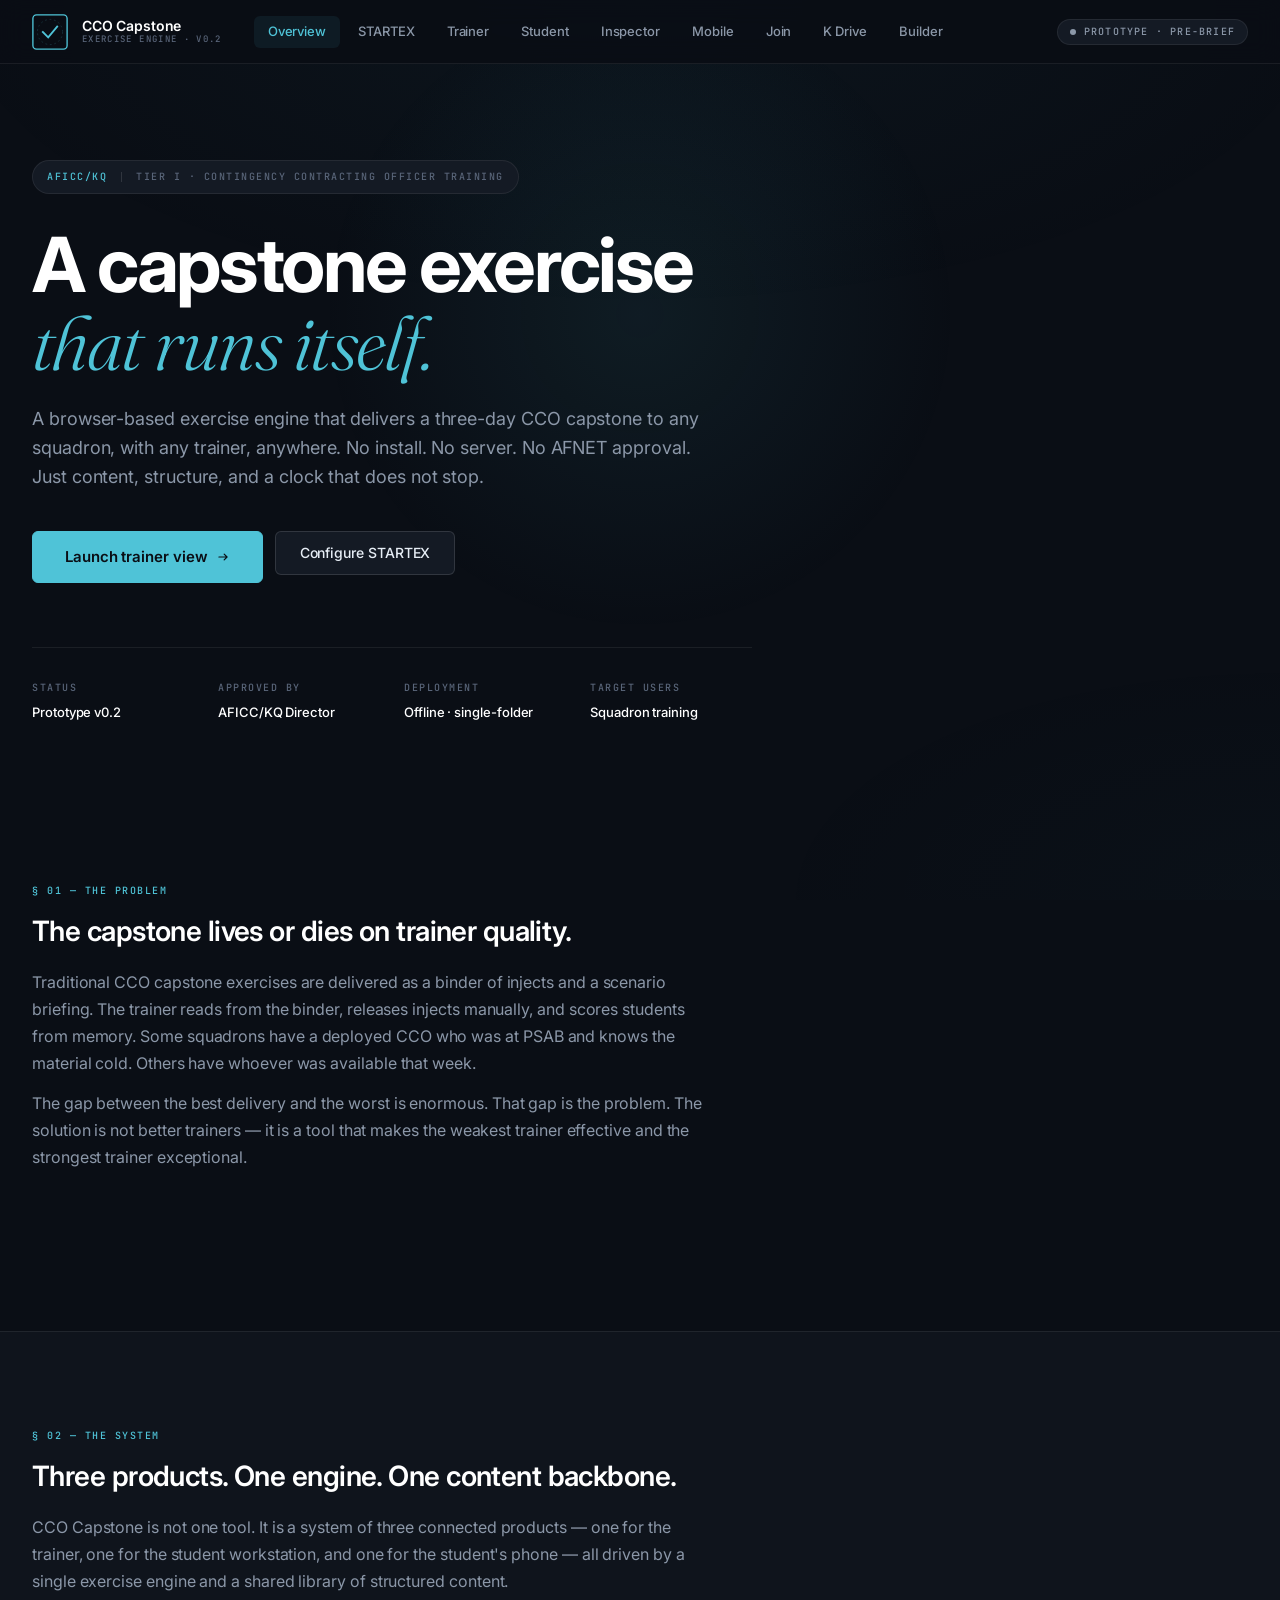
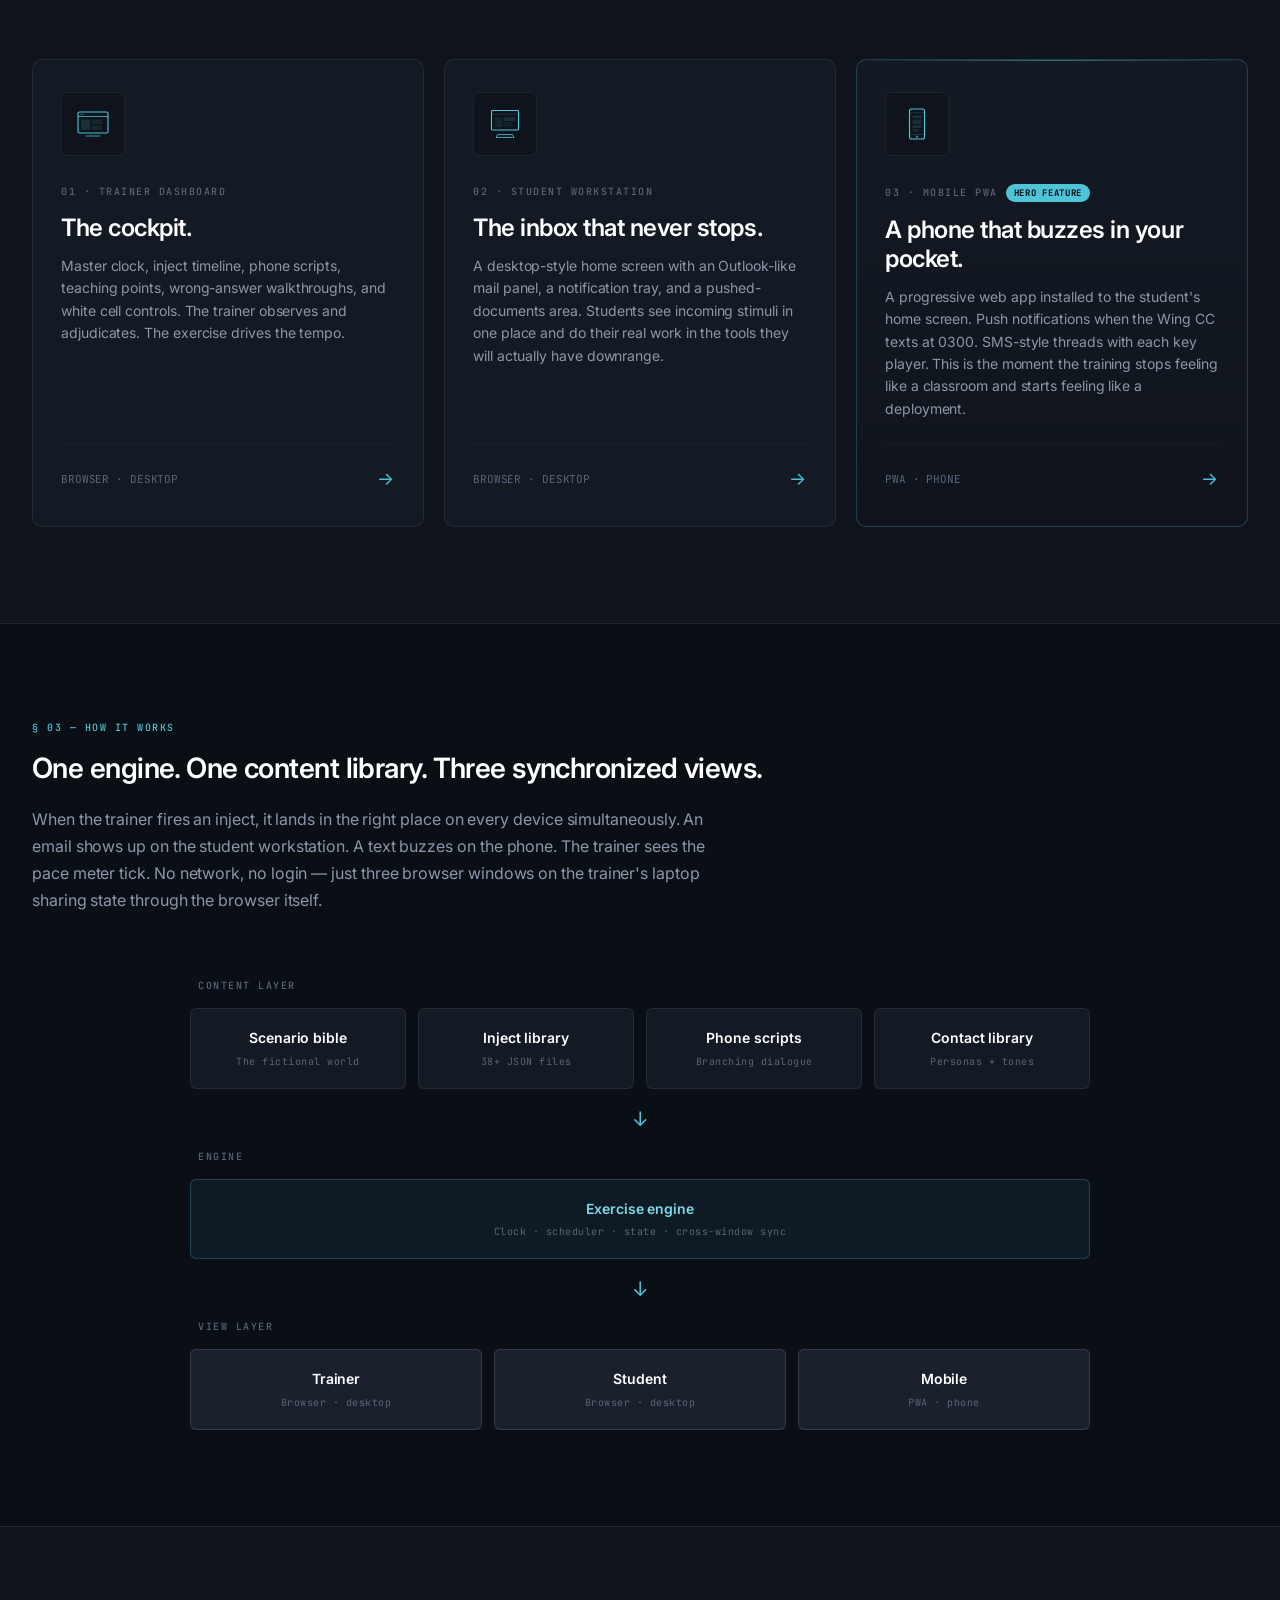
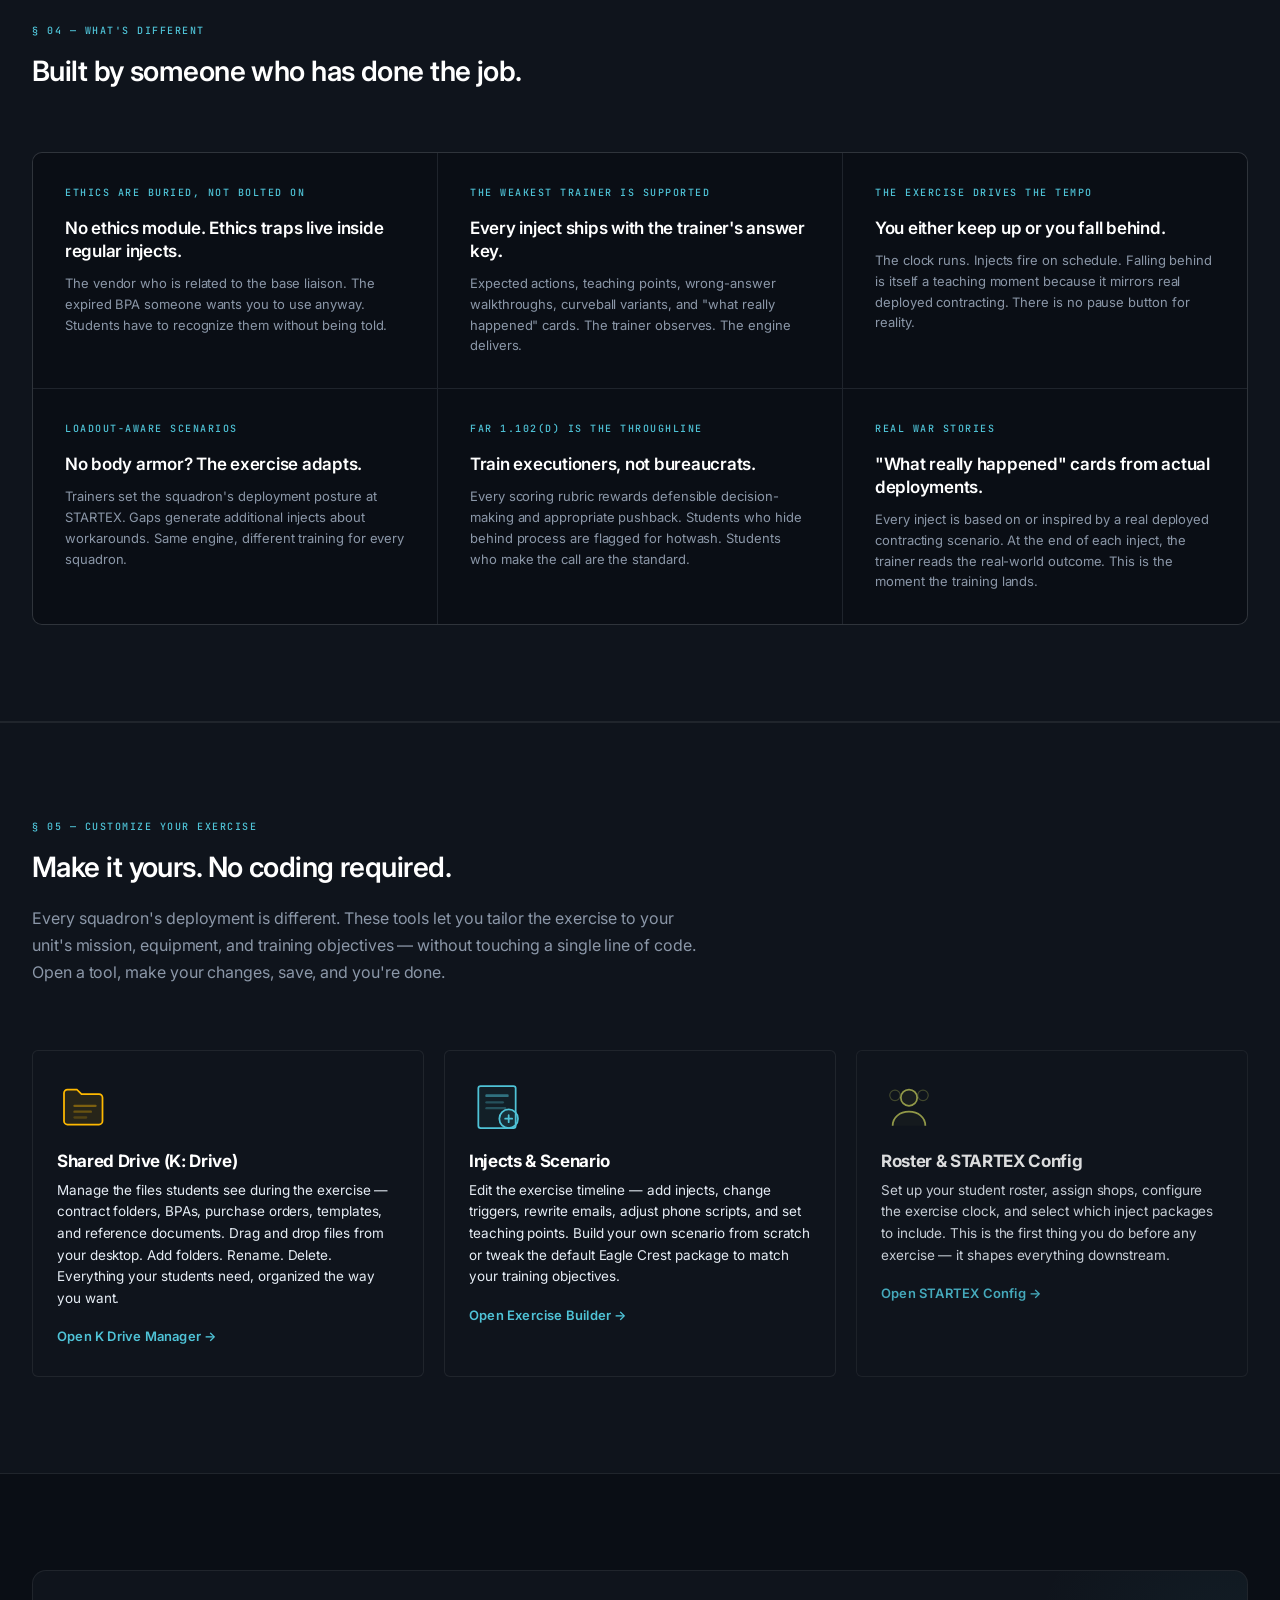
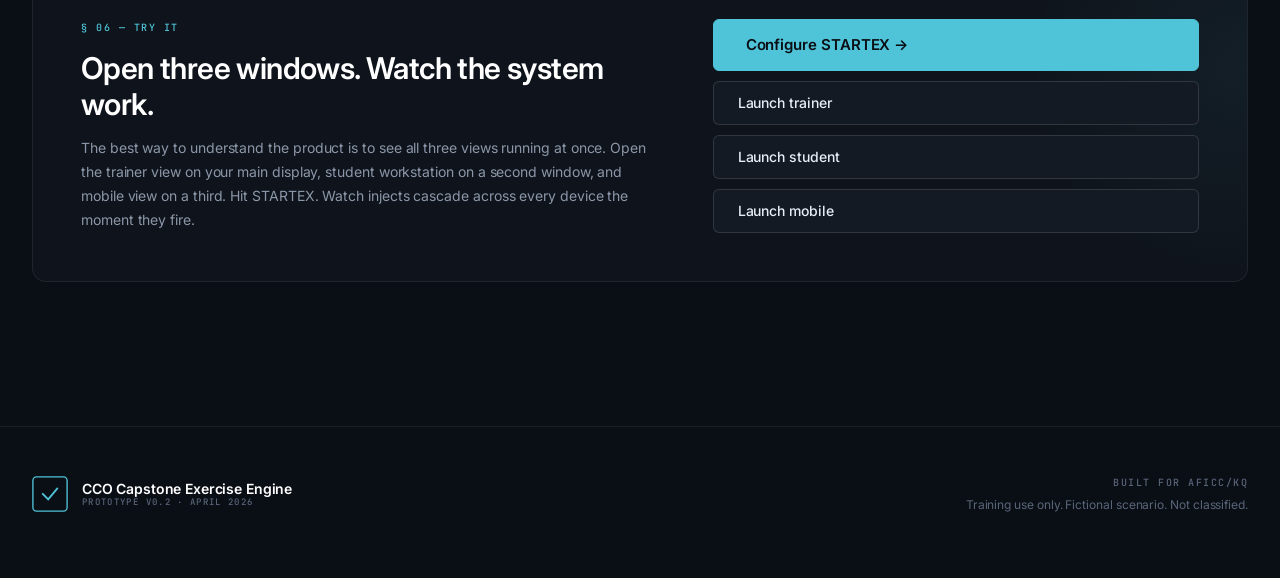
<file: index.html>
<!DOCTYPE html>
<html lang="en">
<head>
<meta charset="UTF-8">
<meta name="viewport" content="width=device-width, initial-scale=1.0">
<title>CCO Capstone — System Overview</title>
<link rel="stylesheet" href="css/styles.css">
<link rel="stylesheet" href="css/overview.css">
</head>
<body>

<div class="topbar">
  <a class="brand" href="index.html">
    <div class="brand-mark">
      <svg viewBox="0 0 40 40" fill="none" xmlns="http://www.w3.org/2000/svg">
        <rect x="1" y="1" width="38" height="38" rx="4" stroke="#4FC3D7" stroke-width="1.5"/>
        <path d="M12 20 L18 26 L28 14" stroke="#4FC3D7" stroke-width="2" stroke-linecap="square" fill="none"/>
        <circle cx="20" cy="20" r="14" stroke="#4FC3D7" stroke-width="0.5" stroke-dasharray="2 3" opacity="0.4"/>
      </svg>
    </div>
    <div class="brand-text">
      <div class="name">CCO Capstone</div>
      <div class="sub">Exercise Engine · v0.2</div>
    </div>
  </a>
  <nav class="topbar-nav">
    <a href="index.html" class="active">Overview</a>
    <a href="startex.html">STARTEX</a>
    <a href="trainer.html">Trainer</a>
    <a href="student.html">Student</a>
    <a href="inspector.html">Inspector</a>
    <a href="mobile.html">Mobile</a>
    <a href="join.html">Join</a>
    <a href="kdrive-manager.html">K Drive</a>
    <a href="builder.html">Builder</a>
  </nav>
  <div class="topbar-right">
    <div class="status-pill">
      <div class="status-dot"></div>
      <span>Prototype · pre-brief</span>
    </div>
  </div>
</div>

<!-- ============================================================
     HERO
     ============================================================ -->
<section class="hero">
  <div class="container">
    <div class="hero-inner">
      <div class="hero-label micro">
        <span class="micro-accent">AFICC/KQ</span>
        <span class="hero-label-divider"></span>
        <span>Tier I · Contingency Contracting Officer training</span>
      </div>

      <h1 class="hero-title">
        A capstone exercise<br/>
        <span class="display">that runs itself.</span>
      </h1>

      <p class="hero-lede">
        A browser-based exercise engine that delivers a three-day CCO capstone to any squadron,
        with any trainer, anywhere. No install. No server. No AFNET approval. Just content,
        structure, and a clock that does not stop.
      </p>

      <div class="hero-actions">
        <a href="trainer.html" class="btn btn-primary btn-xl">
          Launch trainer view
          <svg viewBox="0 0 24 24" fill="none"><path d="M5 12h14m0 0l-5-5m5 5l-5 5" stroke="currentColor" stroke-width="2" stroke-linecap="round" stroke-linejoin="round"/></svg>
        </a>
        <a href="startex.html" class="btn btn-lg">Configure STARTEX</a>
      </div>

      <div class="hero-meta">
        <div class="hero-meta-item">
          <div class="micro">Status</div>
          <div class="hero-meta-value">Prototype v0.2</div>
        </div>
        <div class="hero-meta-item">
          <div class="micro">Approved by</div>
          <div class="hero-meta-value">AFICC/KQ Director</div>
        </div>
        <div class="hero-meta-item">
          <div class="micro">Deployment</div>
          <div class="hero-meta-value">Offline · single-folder</div>
        </div>
        <div class="hero-meta-item">
          <div class="micro">Target users</div>
          <div class="hero-meta-value">Squadron training</div>
        </div>
      </div>
    </div>
  </div>
</section>

<!-- ============================================================
     PROBLEM STATEMENT
     ============================================================ -->
<section class="section">
  <div class="container">
    <div class="section-head">
      <div class="micro micro-accent">§ 01 — The problem</div>
      <h2>The capstone lives or dies on trainer quality.</h2>
      <p class="section-lede">
        Traditional CCO capstone exercises are delivered as a binder of injects and a scenario briefing.
        The trainer reads from the binder, releases injects manually, and scores students from memory.
        Some squadrons have a deployed CCO who was at PSAB and knows the material cold. Others have
        whoever was available that week.
      </p>
      <p class="section-lede">
        The gap between the best delivery and the worst is enormous. That gap is the problem.
        The solution is not better trainers — it is a tool that makes the weakest trainer effective
        and the strongest trainer exceptional.
      </p>
    </div>
  </div>
</section>

<!-- ============================================================
     THE THREE PRODUCTS
     ============================================================ -->
<section class="section section-dark">
  <div class="container">
    <div class="section-head">
      <div class="micro micro-accent">§ 02 — The system</div>
      <h2>Three products. One engine. One content backbone.</h2>
      <p class="section-lede">
        CCO Capstone is not one tool. It is a system of three connected products — one for the trainer,
        one for the student workstation, and one for the student's phone — all driven by a single
        exercise engine and a shared library of structured content.
      </p>
    </div>

    <div class="products-grid">
      <!-- Trainer -->
      <a href="trainer.html" class="product-card">
        <div class="product-card-mark">
          <svg viewBox="0 0 48 48" fill="none">
            <rect x="4" y="8" width="40" height="28" rx="2" stroke="#4FC3D7" stroke-width="1.5"/>
            <line x1="4" y1="14" x2="44" y2="14" stroke="#4FC3D7" stroke-width="1"/>
            <circle cx="8" cy="11" r="0.8" fill="#4FC3D7"/>
            <circle cx="11" cy="11" r="0.8" fill="#4FC3D7"/>
            <rect x="8" y="18" width="12" height="14" fill="#4FC3D7" opacity="0.15"/>
            <rect x="22" y="18" width="14" height="6" fill="#4FC3D7" opacity="0.1"/>
            <rect x="22" y="26" width="14" height="6" fill="#4FC3D7" opacity="0.1"/>
            <line x1="14" y1="40" x2="34" y2="40" stroke="#4FC3D7" stroke-width="1"/>
          </svg>
        </div>
        <div class="product-card-label micro">01 · Trainer Dashboard</div>
        <h3>The cockpit.</h3>
        <p>
          Master clock, inject timeline, phone scripts, teaching points, wrong-answer walkthroughs,
          and white cell controls. The trainer observes and adjudicates. The exercise drives the tempo.
        </p>
        <div class="product-card-meta">
          <span class="mono">Browser · Desktop</span>
          <span class="product-card-arrow">→</span>
        </div>
      </a>

      <!-- Student Workstation -->
      <a href="student.html" class="product-card">
        <div class="product-card-mark">
          <svg viewBox="0 0 48 48" fill="none">
            <rect x="6" y="6" width="36" height="26" rx="1" stroke="#4FC3D7" stroke-width="1.5"/>
            <line x1="6" y1="11" x2="42" y2="11" stroke="#4FC3D7" stroke-width="0.5" opacity="0.5"/>
            <rect x="10" y="15" width="10" height="13" fill="#4FC3D7" opacity="0.1"/>
            <rect x="22" y="15" width="16" height="5" fill="#4FC3D7" opacity="0.15"/>
            <rect x="22" y="22" width="11" height="2" fill="#4FC3D7" opacity="0.1"/>
            <rect x="22" y="25" width="13" height="2" fill="#4FC3D7" opacity="0.1"/>
            <path d="M14 38 L34 38 L36 42 L12 42 Z" stroke="#4FC3D7" stroke-width="1" fill="#4FC3D7" fill-opacity="0.05"/>
          </svg>
        </div>
        <div class="product-card-label micro">02 · Student Workstation</div>
        <h3>The inbox that never stops.</h3>
        <p>
          A desktop-style home screen with an Outlook-like mail panel, a notification tray, and a
          pushed-documents area. Students see incoming stimuli in one place and do their real work
          in the tools they will actually have downrange.
        </p>
        <div class="product-card-meta">
          <span class="mono">Browser · Desktop</span>
          <span class="product-card-arrow">→</span>
        </div>
      </a>

      <!-- Mobile -->
      <a href="mobile.html" class="product-card product-card-hero">
        <div class="product-card-mark">
          <svg viewBox="0 0 48 48" fill="none">
            <rect x="14" y="4" width="20" height="40" rx="3" stroke="#4FC3D7" stroke-width="1.5"/>
            <line x1="14" y1="9" x2="34" y2="9" stroke="#4FC3D7" stroke-width="0.5" opacity="0.5"/>
            <line x1="14" y1="38" x2="34" y2="38" stroke="#4FC3D7" stroke-width="0.5" opacity="0.5"/>
            <circle cx="24" cy="41" r="1" stroke="#4FC3D7" stroke-width="1"/>
            <rect x="18" y="13" width="12" height="3" rx="0.5" fill="#4FC3D7" opacity="0.2"/>
            <rect x="18" y="18" width="12" height="6" rx="0.5" fill="#4FC3D7" opacity="0.15"/>
            <rect x="18" y="26" width="12" height="3" rx="0.5" fill="#4FC3D7" opacity="0.2"/>
            <rect x="18" y="31" width="8" height="3" rx="0.5" fill="#4FC3D7" opacity="0.15"/>
          </svg>
        </div>
        <div class="product-card-label micro">03 · Mobile PWA <span class="pill-hot">Hero feature</span></div>
        <h3>A phone that buzzes in your pocket.</h3>
        <p>
          A progressive web app installed to the student's home screen. Push notifications when the
          Wing CC texts at 0300. SMS-style threads with each key player. This is the moment the
          training stops feeling like a classroom and starts feeling like a deployment.
        </p>
        <div class="product-card-meta">
          <span class="mono">PWA · Phone</span>
          <span class="product-card-arrow">→</span>
        </div>
      </a>
    </div>
  </div>
</section>

<!-- ============================================================
     HOW IT WORKS
     ============================================================ -->
<section class="section">
  <div class="container">
    <div class="section-head">
      <div class="micro micro-accent">§ 03 — How it works</div>
      <h2>One engine. One content library. Three synchronized views.</h2>
      <p class="section-lede">
        When the trainer fires an inject, it lands in the right place on every device simultaneously.
        An email shows up on the student workstation. A text buzzes on the phone. The trainer sees
        the pace meter tick. No network, no login — just three browser windows on the trainer's laptop
        sharing state through the browser itself.
      </p>
    </div>

    <div class="arch-diagram">
      <div class="arch-layer">
        <div class="arch-layer-label micro">Content layer</div>
        <div class="arch-boxes">
          <div class="arch-box arch-box-content">
            <div class="arch-box-title">Scenario bible</div>
            <div class="arch-box-sub">The fictional world</div>
          </div>
          <div class="arch-box arch-box-content">
            <div class="arch-box-title">Inject library</div>
            <div class="arch-box-sub">38+ JSON files</div>
          </div>
          <div class="arch-box arch-box-content">
            <div class="arch-box-title">Phone scripts</div>
            <div class="arch-box-sub">Branching dialogue</div>
          </div>
          <div class="arch-box arch-box-content">
            <div class="arch-box-title">Contact library</div>
            <div class="arch-box-sub">Personas + tones</div>
          </div>
        </div>
      </div>

      <div class="arch-arrow">↓</div>

      <div class="arch-layer">
        <div class="arch-layer-label micro">Engine</div>
        <div class="arch-boxes">
          <div class="arch-box arch-box-engine arch-box-wide">
            <div class="arch-box-title">Exercise engine</div>
            <div class="arch-box-sub">Clock · scheduler · state · cross-window sync</div>
          </div>
        </div>
      </div>

      <div class="arch-arrow">↓</div>

      <div class="arch-layer">
        <div class="arch-layer-label micro">View layer</div>
        <div class="arch-boxes">
          <div class="arch-box arch-box-view">
            <div class="arch-box-title">Trainer</div>
            <div class="arch-box-sub">Browser · desktop</div>
          </div>
          <div class="arch-box arch-box-view">
            <div class="arch-box-title">Student</div>
            <div class="arch-box-sub">Browser · desktop</div>
          </div>
          <div class="arch-box arch-box-view">
            <div class="arch-box-title">Mobile</div>
            <div class="arch-box-sub">PWA · phone</div>
          </div>
        </div>
      </div>
    </div>
  </div>
</section>

<!-- ============================================================
     WHAT MAKES IT DIFFERENT
     ============================================================ -->
<section class="section section-dark">
  <div class="container">
    <div class="section-head">
      <div class="micro micro-accent">§ 04 — What's different</div>
      <h2>Built by someone who has done the job.</h2>
    </div>

    <div class="features-grid">
      <div class="feature">
        <div class="micro micro-accent">Ethics are buried, not bolted on</div>
        <h4>No ethics module. Ethics traps live inside regular injects.</h4>
        <p>The vendor who is related to the base liaison. The expired BPA someone wants you to use anyway. Students have to recognize them without being told.</p>
      </div>
      <div class="feature">
        <div class="micro micro-accent">The weakest trainer is supported</div>
        <h4>Every inject ships with the trainer's answer key.</h4>
        <p>Expected actions, teaching points, wrong-answer walkthroughs, curveball variants, and "what really happened" cards. The trainer observes. The engine delivers.</p>
      </div>
      <div class="feature">
        <div class="micro micro-accent">The exercise drives the tempo</div>
        <h4>You either keep up or you fall behind.</h4>
        <p>The clock runs. Injects fire on schedule. Falling behind is itself a teaching moment because it mirrors real deployed contracting. There is no pause button for reality.</p>
      </div>
      <div class="feature">
        <div class="micro micro-accent">Loadout-aware scenarios</div>
        <h4>No body armor? The exercise adapts.</h4>
        <p>Trainers set the squadron's deployment posture at STARTEX. Gaps generate additional injects about workarounds. Same engine, different training for every squadron.</p>
      </div>
      <div class="feature">
        <div class="micro micro-accent">FAR 1.102(d) is the throughline</div>
        <h4>Train executioners, not bureaucrats.</h4>
        <p>Every scoring rubric rewards defensible decision-making and appropriate pushback. Students who hide behind process are flagged for hotwash. Students who make the call are the standard.</p>
      </div>
      <div class="feature">
        <div class="micro micro-accent">Real war stories</div>
        <h4>"What really happened" cards from actual deployments.</h4>
        <p>Every inject is based on or inspired by a real deployed contracting scenario. At the end of each inject, the trainer reads the real-world outcome. This is the moment the training lands.</p>
      </div>
    </div>
  </div>
</section>

<!-- ============================================================
     CUSTOMIZE YOUR EXERCISE
     ============================================================ -->
<section class="section section-dark">
  <div class="container">
    <div class="section-head">
      <div class="micro micro-accent">§ 05 — Customize your exercise</div>
      <h2>Make it yours. No coding required.</h2>
      <p class="section-lede">
        Every squadron's deployment is different. These tools let you tailor the exercise
        to your unit's mission, equipment, and training objectives — without touching a
        single line of code. Open a tool, make your changes, save, and you're done.
      </p>
    </div>

    <div class="customize-grid">

      <!-- K Drive Manager -->
      <a href="kdrive-manager.html" class="customize-card">
        <div class="customize-card-icon">
          <svg viewBox="0 0 48 48" fill="none">
            <path d="M6 12a3 3 0 013-3h8l4 4h15a3 3 0 013 3v20a3 3 0 01-3 3H9a3 3 0 01-3-3V12z" stroke="#FFB900" stroke-width="1.5" fill="rgba(255,185,0,0.1)"/>
            <rect x="14" y="22" width="20" height="2" rx="1" fill="#FFB900" opacity="0.4"/>
            <rect x="14" y="27" width="16" height="2" rx="1" fill="#FFB900" opacity="0.3"/>
            <rect x="14" y="32" width="12" height="2" rx="1" fill="#FFB900" opacity="0.2"/>
          </svg>
        </div>
        <div class="customize-card-body">
          <h3>Shared Drive (K: Drive)</h3>
          <p>
            Manage the files students see during the exercise — contract folders, BPAs, purchase
            orders, templates, and reference documents. Drag and drop files from your desktop.
            Add folders. Rename. Delete. Everything your students need, organized the way you want.
          </p>
          <div class="customize-card-actions">
            <span class="customize-card-link">Open K Drive Manager →</span>
          </div>
        </div>
      </a>

      <!-- Inject / Scenario Editor -->
      <a href="builder.html" class="customize-card">
        <div class="customize-card-icon">
          <svg viewBox="0 0 48 48" fill="none">
            <rect x="8" y="6" width="32" height="36" rx="2" stroke="#4FC3D7" stroke-width="1.5" fill="rgba(79,195,215,0.06)"/>
            <rect x="14" y="13" width="20" height="2.5" rx="1" fill="#4FC3D7" opacity="0.5"/>
            <rect x="14" y="19" width="16" height="2" rx="1" fill="#4FC3D7" opacity="0.3"/>
            <rect x="14" y="24" width="18" height="2" rx="1" fill="#4FC3D7" opacity="0.3"/>
            <circle cx="34" cy="34" r="8" stroke="#4FC3D7" stroke-width="1.5" fill="rgba(79,195,215,0.1)"/>
            <path d="M31 34h6m-3-3v6" stroke="#4FC3D7" stroke-width="1.5" stroke-linecap="round"/>
          </svg>
        </div>
        <div class="customize-card-body">
          <h3>Injects &amp; Scenario</h3>
          <p>
            Edit the exercise timeline — add injects, change triggers, rewrite emails, adjust
            phone scripts, and set teaching points. Build your own scenario from scratch or
            tweak the default Eagle Crest package to match your training objectives.
          </p>
          <div class="customize-card-actions">
            <span class="customize-card-link">Open Exercise Builder →</span>
          </div>
        </div>
      </a>

      <!-- Roster / Roles (placeholder) -->
      <a href="startex.html" class="customize-card customize-card-muted">
        <div class="customize-card-icon">
          <svg viewBox="0 0 48 48" fill="none">
            <circle cx="24" cy="16" r="7" stroke="#A8B050" stroke-width="1.5" fill="rgba(168,176,80,0.08)"/>
            <path d="M10 40c0-7 6-12 14-12s14 5 14 12" stroke="#A8B050" stroke-width="1.5" fill="rgba(168,176,80,0.05)"/>
            <circle cx="36" cy="14" r="4.5" stroke="#A8B050" stroke-width="1" opacity="0.4"/>
            <circle cx="12" cy="14" r="4.5" stroke="#A8B050" stroke-width="1" opacity="0.4"/>
          </svg>
        </div>
        <div class="customize-card-body">
          <h3>Roster &amp; STARTEX Config</h3>
          <p>
            Set up your student roster, assign shops, configure the exercise clock,
            and select which inject packages to include. This is the first thing you
            do before any exercise — it shapes everything downstream.
          </p>
          <div class="customize-card-actions">
            <span class="customize-card-link">Open STARTEX Config →</span>
          </div>
        </div>
      </a>

    </div>
  </div>
</section>

<!-- ============================================================
     DEMO CTA
     ============================================================ -->
<section class="section">
  <div class="container">
    <div class="demo-cta">
      <div class="demo-cta-content">
        <div class="micro micro-accent">§ 06 — Try it</div>
        <h2>Open three windows. Watch the system work.</h2>
        <p>
          The best way to understand the product is to see all three views running at once.
          Open the trainer view on your main display, student workstation on a second window,
          and mobile view on a third. Hit STARTEX. Watch injects cascade across every device
          the moment they fire.
        </p>
      </div>
      <div class="demo-cta-actions">
        <a href="startex.html" class="btn btn-primary btn-xl">Configure STARTEX →</a>
        <a href="trainer.html" class="btn btn-lg">Launch trainer</a>
        <a href="student.html" class="btn btn-lg">Launch student</a>
        <a href="mobile.html" class="btn btn-lg">Launch mobile</a>
      </div>
    </div>
  </div>
</section>

<footer class="footer">
  <div class="container">
    <div class="footer-inner">
      <div>
        <div class="brand">
          <div class="brand-mark">
            <svg viewBox="0 0 40 40" fill="none">
              <rect x="1" y="1" width="38" height="38" rx="4" stroke="#4FC3D7" stroke-width="1.5"/>
              <path d="M12 20 L18 26 L28 14" stroke="#4FC3D7" stroke-width="2" stroke-linecap="square" fill="none"/>
            </svg>
          </div>
          <div class="brand-text">
            <div class="name">CCO Capstone Exercise Engine</div>
            <div class="sub">Prototype v0.2 · April 2026</div>
          </div>
        </div>
      </div>
      <div class="footer-meta">
        <div class="micro">Built for AFICC/KQ</div>
        <div class="muted" style="font-size: 12px; margin-top: 4px;">Training use only. Fictional scenario. Not classified.</div>
      </div>
    </div>
  </div>
</footer>

</body>
</html>
</file>
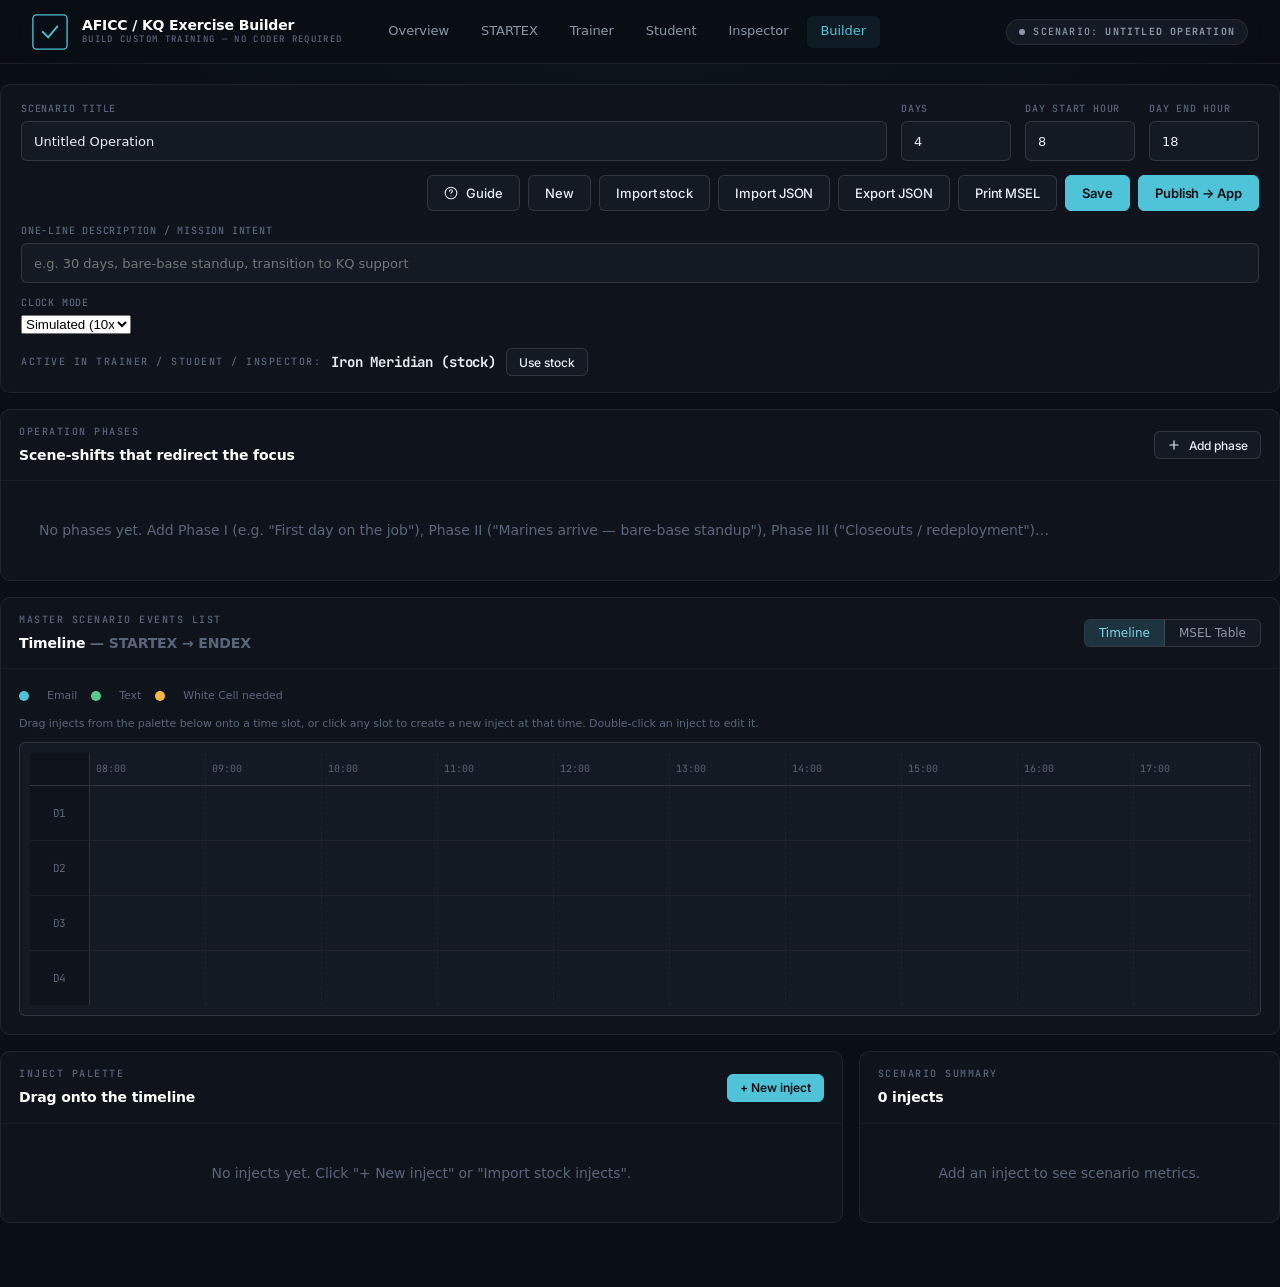
<file: builder.html>
<!DOCTYPE html>
<html lang="en">
<head>
<meta charset="UTF-8">
<meta name="viewport" content="width=device-width, initial-scale=1.0">
<title>CCO Capstone — Exercise Builder (AFICC/KQ)</title>
<link rel="stylesheet" href="css/styles.css">
<link rel="stylesheet" href="css/trainer.css">
<link rel="stylesheet" href="css/builder.css">
</head>
<body class="builder-body theme-af-institutional">

<div class="topbar">
  <a class="brand" href="index.html">
    <div class="brand-mark">
      <svg viewBox="0 0 40 40" fill="none">
        <rect x="1" y="1" width="38" height="38" rx="4" stroke="#4FC3D7" stroke-width="1.5"/>
        <path d="M12 20 L18 26 L28 14" stroke="#4FC3D7" stroke-width="2" stroke-linecap="square" fill="none"/>
      </svg>
    </div>
    <div class="brand-text">
      <div class="name">AFICC / KQ Exercise Builder</div>
      <div class="sub">Build custom training — no coder required</div>
    </div>
  </a>
  <nav class="topbar-nav">
    <a href="index.html">Overview</a>
    <a href="startex.html">STARTEX</a>
    <a href="trainer.html">Trainer</a>
    <a href="student.html">Student</a>
    <a href="inspector.html">Inspector</a>
    <a href="builder.html" class="active">Builder</a>
  </nav>
  <div class="topbar-right">
    <div class="status-pill" id="status-pill">
      <div class="status-dot"></div>
      <span>Scenario: <strong id="scenario-name-pill">—</strong></span>
    </div>
  </div>
</div>

<div class="container-wide builder-main">

  <!-- ================ SCENARIO HEADER ================ -->
  <div class="panel builder-header-panel">
    <div class="panel-body">
      <div class="builder-header-row">
        <div class="builder-header-left">
          <label class="field-label micro">Scenario title</label>
          <input type="text" id="scenario-title" placeholder="Operation Name">
        </div>
        <div class="builder-header-field">
          <label class="field-label micro">Days</label>
          <input type="number" id="scenario-days" min="1" max="14" value="4">
        </div>
        <div class="builder-header-field">
          <label class="field-label micro">Day start hour</label>
          <input type="number" id="scenario-day-start" min="0" max="23" value="8">
        </div>
        <div class="builder-header-field">
          <label class="field-label micro">Day end hour</label>
          <input type="number" id="scenario-day-end" min="1" max="24" value="18">
        </div>
        <div class="builder-header-actions">
          <button class="btn" id="btn-guide" title="Author's Guide — how to build a scenario">
            <svg width="14" height="14" viewBox="0 0 24 24" fill="none"><circle cx="12" cy="12" r="10" stroke="currentColor" stroke-width="1.8"/><path d="M9.5 9a2.5 2.5 0 015 0c0 1.5-2.5 2-2.5 3.5M12 17h.01" stroke="currentColor" stroke-width="1.8" stroke-linecap="round"/></svg>
            Guide
          </button>
          <button class="btn" id="btn-new">New</button>
          <button class="btn" id="btn-import-bundle">Import stock</button>
          <button class="btn" id="btn-import-json">Import JSON</button>
          <button class="btn" id="btn-export-json">Export JSON</button>
          <button class="btn" id="btn-print-msel" title="Print a formal MSEL document (save as PDF from the print dialog)">Print MSEL</button>
          <button class="btn btn-primary" id="btn-save">Save</button>
          <button class="btn btn-primary" id="btn-publish" title="Publish this scenario to the Trainer / Student / Inspector dashboards">Publish → App</button>
        </div>
      </div>
      <div class="builder-header-row" style="margin-top: 12px;">
        <div class="builder-header-left full">
          <label class="field-label micro">One-line description / mission intent</label>
          <input type="text" id="scenario-intent" placeholder="e.g. 30 days, bare-base standup, transition to KQ support">
        </div>
      </div>
      <div class="builder-header-row" style="margin-top: 12px;">
        <div class="builder-header-field">
          <label class="field-label micro">Clock mode</label>
          <select id="scenario-clock-mode">
            <option value="sim">Simulated (10x fast — compressed)</option>
            <option value="wall">Wall-clock (1:1 — aligned with real day)</option>
          </select>
        </div>
        <div class="builder-header-left full" style="display: flex; align-items: center; gap: 10px;">
          <span class="micro muted">Active in Trainer / Student / Inspector:</span>
          <strong id="active-scenario-readout" class="mono">—</strong>
          <button class="btn btn-sm" id="btn-use-stock" title="Switch the app back to the shipped Iron Meridian stock scenario">Use stock</button>
        </div>
      </div>
    </div>
  </div>

  <!-- ================ PHASE STRIP ================ -->
  <div class="panel">
    <div class="panel-header">
      <div class="panel-header-title">
        <div class="micro">Operation phases</div>
        <div class="title">Scene-shifts that redirect the focus</div>
      </div>
      <button class="btn btn-sm" id="btn-add-phase">
        <svg viewBox="0 0 24 24" fill="none" width="14" height="14"><path d="M12 5v14M5 12h14" stroke="currentColor" stroke-width="2" stroke-linecap="round"/></svg>
        Add phase
      </button>
    </div>
    <div class="panel-body">
      <div class="phase-list" id="phase-list">
        <div class="muted text-center" style="padding: 20px;">
          No phases yet. Add Phase I (e.g. "First day on the job"), Phase II ("Marines arrive — bare-base standup"), Phase III ("Closeouts / redeployment")…
        </div>
      </div>
    </div>
  </div>

  <!-- ================ MAIN VIEW (Timeline / MSEL) ================ -->
  <div class="panel">
    <div class="panel-header">
      <div class="panel-header-title">
        <div class="micro">Master Scenario Events List</div>
        <div class="title" id="view-title">Timeline <span class="muted">— STARTEX → ENDEX</span></div>
      </div>
      <div class="view-toggle" role="tablist">
        <button class="view-toggle-btn active" data-view="timeline" role="tab">Timeline</button>
        <button class="view-toggle-btn" data-view="msel" role="tab">MSEL Table</button>
      </div>
    </div>
    <div class="panel-body">
      <!-- Timeline view -->
      <div id="view-timeline" class="builder-view">
        <div class="builder-timeline-legend" style="margin-bottom: 10px;">
          <span class="legend-dot legend-email"></span> Email
          <span class="legend-dot legend-text"></span> Text
          <span class="legend-dot legend-whitecell"></span> White Cell needed
        </div>
        <div class="timeline-help muted">
          Drag injects from the palette below onto a time slot, or click any slot to create a new inject at that time. Double-click an inject to edit it.
        </div>
        <div id="builder-timeline" class="builder-timeline"></div>
      </div>
      <!-- MSEL table view -->
      <div id="view-msel" class="builder-view hidden">
        <div class="msel-toolbar">
          <input type="search" id="msel-filter" placeholder="Filter by text, method, role player, phase…">
          <div class="msel-toolbar-spacer"></div>
          <span class="muted micro" id="msel-count">0 events</span>
        </div>
        <div id="msel-table-wrap" class="msel-table-wrap"></div>
      </div>
    </div>
  </div>

  <!-- ================ INJECT LIST + PALETTE ================ -->
  <div class="builder-bottom-grid">
    <div class="panel">
      <div class="panel-header">
        <div class="panel-header-title">
          <div class="micro">Inject palette</div>
          <div class="title">Drag onto the timeline</div>
        </div>
        <button class="btn btn-sm btn-primary" id="btn-add-inject">+ New inject</button>
      </div>
      <div class="panel-body">
        <div id="inject-palette" class="inject-palette">
          <div class="muted text-center" style="padding: 20px;">
            Click "New inject" to create your first inject, or "Import stock injects" above to start from the Iron Meridian library.
          </div>
        </div>
      </div>
    </div>

    <div class="panel">
      <div class="panel-header">
        <div class="panel-header-title">
          <div class="micro">Scenario summary</div>
          <div class="title" id="summary-count">0 injects</div>
        </div>
      </div>
      <div class="panel-body">
        <div id="scenario-summary" class="scenario-summary">
          <div class="muted text-center" style="padding: 20px;">—</div>
        </div>
      </div>
    </div>
  </div>
</div>

<!-- ================ INJECT EDITOR MODAL ================ -->
<div class="modal-backdrop hidden" id="inject-modal">
  <div class="modal modal-wide">
    <div class="modal-header">
      <div class="modal-title" id="inject-modal-title">New inject</div>
      <button class="modal-close" id="inject-modal-close">×</button>
    </div>
    <div class="modal-body">
      <div class="form-grid">
        <div class="form-row">
          <label class="field-label">Event # <span class="hint">(auto if blank)</span></label>
          <input type="text" id="inj-id" placeholder="auto-generated, e.g. BLD-01">
        </div>
        <div class="form-row">
          <label class="field-label">Event title <span class="hint">(one-line headline)</span></label>
          <input type="text" id="inj-title" placeholder="Vendor walks in with an over-threshold quote">
        </div>

        <div class="form-row-2">
          <div>
            <label class="field-label">Role player (From) <span class="hint">(who delivers the event)</span></label>
            <input type="text" id="inj-character" placeholder="Lt Col Ramsey, A-2 Plans">
          </div>
          <div>
            <label class="field-label">Method <span class="hint">(delivery channel)</span></label>
            <select id="inj-method">
              <option value="email">Email</option>
              <option value="text">Text / SMS</option>
              <option value="call">Phone call</option>
              <option value="walk_in">Walk-in</option>
              <option value="doc">Document drop</option>
            </select>
          </div>
        </div>

        <div class="form-row-3">
          <div>
            <label class="field-label">Day</label>
            <input type="number" id="inj-day" min="1" value="1">
          </div>
          <div>
            <label class="field-label">Hour (24hr)</label>
            <input type="number" id="inj-hour" min="0" max="23" value="9">
          </div>
          <div>
            <label class="field-label">Minute</label>
            <input type="number" id="inj-minute" min="0" max="59" value="0">
          </div>
        </div>

        <div class="form-row">
          <label class="field-label">Phase <span class="hint">(optional — scene-shift this inject belongs to)</span></label>
          <select id="inj-phase">
            <option value="">— none —</option>
          </select>
        </div>

        <div class="form-row">
          <label class="field-label">Event description <span class="hint">(what lands in the student's world)</span></label>
          <textarea id="inj-problem" rows="4" placeholder="A vendor just walked up with a quote for $14k that's $2k over the micro-purchase threshold — he wants a yes today."></textarea>
        </div>

        <div class="form-row">
          <label class="field-label">Expected action <span class="hint">(what a competent CCO should do — one item per line)</span></label>
          <textarea id="inj-expected" rows="3" placeholder="Confirm funding line and appropriation year&#10;Decline on the spot and offer to split into two actions&#10;Document the conversation in the buy file"></textarea>
        </div>

        <div class="form-row">
          <label class="field-label">Documents to push <span class="hint">(one filename per line)</span></label>
          <textarea id="inj-docs" rows="2" placeholder="SF1449_draft.pdf&#10;MarketResearch_Summary.xlsx"></textarea>
        </div>

        <div class="form-row">
          <label class="checkbox-row">
            <input type="checkbox" id="inj-whitecell">
            <span><strong>White Cell support needed</strong> — a human role-player must be physically available to respond in person or on the phone. Use sparingly — only when the inject can't be delivered as a flat message.</span>
          </label>
        </div>

        <div class="form-row">
          <label class="field-label">Role tag (To) <span class="hint">(who this inject is routed to)</span></label>
          <select id="inj-role">
            <option value="">— broadcast (all students) —</option>
            <option value="cco">CCO</option>
            <option value="aco">ACO</option>
            <option value="leadership">Leadership</option>
          </select>
        </div>
      </div>

      <div class="modal-footer">
        <button class="btn" id="inj-delete">Delete</button>
        <div class="spacer"></div>
        <button class="btn" id="inj-cancel">Cancel</button>
        <button class="btn btn-primary" id="inj-save">Save inject</button>
      </div>
    </div>
  </div>
</div>

<!-- ================ PHASE EDITOR MODAL ================ -->
<div class="modal-backdrop hidden" id="phase-modal">
  <div class="modal">
    <div class="modal-header">
      <div class="modal-title" id="phase-modal-title">New phase</div>
      <button class="modal-close" id="phase-modal-close">×</button>
    </div>
    <div class="modal-body">
      <div class="form-grid">
        <div class="form-row">
          <label class="field-label">Phase title</label>
          <input type="text" id="ph-title" placeholder="Phase I — First day on the job">
        </div>
        <div class="form-row">
          <label class="field-label">Focus / how it redirects the exercise</label>
          <textarea id="ph-focus" rows="3" placeholder="Digging through an inherited files pile, figuring out who's who, triaging inherited ratifications and expired contracts"></textarea>
        </div>
        <div class="form-row-3">
          <div>
            <label class="field-label">Day</label>
            <input type="number" id="ph-day" min="1" value="1">
          </div>
          <div>
            <label class="field-label">Start hour</label>
            <input type="number" id="ph-hour" min="0" max="23" value="8">
          </div>
          <div>
            <label class="field-label">Color</label>
            <input type="color" id="ph-color" value="#4FC3D7">
          </div>
        </div>
      </div>
      <div class="modal-footer">
        <button class="btn" id="ph-delete">Delete</button>
        <div class="spacer"></div>
        <button class="btn" id="ph-cancel">Cancel</button>
        <button class="btn btn-primary" id="ph-save">Save phase</button>
      </div>
    </div>
  </div>
</div>

<!-- ================ IMPORT JSON MODAL ================ -->
<div class="modal-backdrop hidden" id="import-modal">
  <div class="modal">
    <div class="modal-header">
      <div class="modal-title">Import scenario JSON</div>
      <button class="modal-close" id="import-modal-close">×</button>
    </div>
    <div class="modal-body">
      <div class="form-row">
        <label class="field-label">Paste JSON below, or use your file manager to paste a scenario file's contents:</label>
        <textarea id="import-text" rows="14" placeholder='{"meta": {...}, "phases": [...], "injects": [...]}'></textarea>
      </div>
      <div class="modal-footer">
        <div class="spacer"></div>
        <button class="btn" id="import-cancel">Cancel</button>
        <button class="btn btn-primary" id="import-confirm">Import & replace</button>
      </div>
    </div>
  </div>
</div>

<!-- ================ AUTHOR'S GUIDE MODAL ================ -->
<div class="modal-backdrop hidden" id="guide-modal">
  <div class="modal modal-wide guide-modal">
    <div class="modal-header">
      <div class="modal-title">CCO Capstone — Author's Guide</div>
      <button class="modal-close" id="guide-modal-close">×</button>
    </div>
    <div class="modal-body guide-body">
      <aside class="guide-nav">
        <div class="micro">Sections</div>
        <a href="#g-overview" class="guide-nav-link active">Overview</a>
        <a href="#g-firstscenario" class="guide-nav-link">Build your first scenario</a>
        <a href="#g-goodinject" class="guide-nav-link">What makes a good inject</a>
        <a href="#g-phases" class="guide-nav-link">Phases &amp; scene-shifts</a>
        <a href="#g-whitecell" class="guide-nav-link">White Cell support</a>
        <a href="#g-playtest" class="guide-nav-link">Playtest before you run</a>
        <a href="#g-export" class="guide-nav-link">Export, share, print</a>
        <a href="#g-fields" class="guide-nav-link">Field reference</a>
        <a href="#g-handoff" class="guide-nav-link">Handing off to a successor</a>
      </aside>
      <div class="guide-content" id="guide-content">

        <section id="g-overview">
          <h3>Overview</h3>
          <p>
            CCO Capstone is a browser-based training app for Air Force Contingency Contracting Officers. It runs three coordinated dashboards — <strong>Trainer</strong> (who fires injects and responds as the white cell), <strong>Student</strong> (who plays the CCO/ACO/leader and handles the inbox), and <strong>Inspector</strong> (the observer who grades performance).
          </p>
          <p>
            This Builder is the authoring tool. You use it to <strong>design a scenario</strong> — a sequence of injected events, organized into phases, with role players and expected actions — that the trainer then runs from the Trainer dashboard. Think of it as a Master Scenario Events List (MSEL) editor with a visual timeline on top. If you've ever built an MSEL for an IG exercise, you already know how to use it.
          </p>
          <p>
            Scenarios live in your browser's local storage while you're working on them, and you export them to a <code>.json</code> file when you want to share, back up, or hand off to a successor.
          </p>
        </section>

        <section id="g-firstscenario">
          <h3>Build your first scenario — the five-step loop</h3>
          <ol>
            <li><strong>Set the scenario header.</strong> At the top of the Builder, give your scenario a title, a one-line mission intent, the number of days, and the day start/end hours. A typical CCO rotation is 3–5 days of exercise clock, running from 0800 to 1800.</li>
            <li><strong>Add phases.</strong> Click "Add phase" and create the major scene-shifts. Example: Phase I — First day on the job (D1 0800), Phase II — Marines arrive / bare-base standup (D2 0900), Phase III — Closeouts and redeployment (D4 0800). Multiple phases per day are fine. Phases redirect the <em>focus</em> of the exercise, not just the clock.</li>
            <li><strong>Add injects.</strong> Click "+ New inject" in the palette, or click any time slot on the Timeline to create one at that time. Fill in the role player, method, event description, and expected action. Tag the inject to a phase if it only makes sense inside that phase.</li>
            <li><strong>Playtest.</strong> Click "MSEL Table" to see your scenario as a sortable grid. Read it top-to-bottom as if you were the student. Does each inject have a clear expected action? Is there enough breathing room between them? Do the phases actually redirect focus or are they just clock changes?</li>
            <li><strong>Export.</strong> Click "Export JSON" to save the scenario to a file. Click "Print MSEL" to produce a formal MSEL document you can hand to an approving authority or file with your exercise package.</li>
          </ol>
        </section>

        <section id="g-goodinject">
          <h3>What makes a good inject (and what makes a bad one)</h3>
          <p>A good inject has all five of these:</p>
          <ol>
            <li><strong>A specific time.</strong> Not "sometime Day 2." A specific day, hour, and minute. If you don't know exactly when, put your best guess and iterate.</li>
            <li><strong>A real role player with voice.</strong> "Lt Col Ramsey, hot under the collar, wants to know why the generator mod hasn't been signed" is an inject. "Someone asks about the generator" is not.</li>
            <li><strong>A clear event.</strong> The student should be able to read the inject and understand what just happened without having to ask clarifying questions.</li>
            <li><strong>A concrete expected action.</strong> One or more specific things a competent CCO would do in response. "Apply judgment" is not an expected action. "Pull the contract file, verify the funding line is O&amp;M and not OCO, and walk the mod to the contracting officer for signature by 1500" is.</li>
            <li><strong>A teaching point.</strong> Why does this inject exist? What lesson is it delivering? If you can't answer that, the inject is probably noise and should be cut.</li>
          </ol>
          <p>Bad injects are usually one of three things: <strong>vague</strong> (no clear event, no clear action), <strong>trivia-testing</strong> (tests whether the student memorized a FAR reference instead of whether they can reason under pressure), or <strong>unfair</strong> (requires information the student has no way to know). When in doubt, cut the inject and write a better one.</p>
          <p>Rule of thumb: a 4-day exercise should have 40–60 injects. More than that and the students drown; fewer and they're bored. Adjust based on team size and experience level.</p>
        </section>

        <section id="g-phases">
          <h3>Phases — the scene-shifts that make it feel real</h3>
          <p>
            A phase is a major shift in the <em>type</em> of work the students are doing. It's not just a clock mark — it redirects what's on their plate.
          </p>
          <p>Example phase stack for a bare-base deployment exercise:</p>
          <ul>
            <li><strong>Phase I — First day on the job (D1 0800).</strong> Students inherit a messy file pile from the outgoing CCO. Focus: triage, orientation, figuring out who's who, finding the ratifications and expired contracts hiding in the files.</li>
            <li><strong>Phase II — Marines arrive, bare-base standup (D2 0900).</strong> 600 inbound personnel, nothing's ready. Focus: BPAs, emergency purchases, fuel contracts, standing up a K-shop tracker, working with the host nation.</li>
            <li><strong>Phase III — Steady state / compliance pressure (D3 0800).</strong> IG inspection looming, congressional delegation visit, press interest. Focus: documentation quality, ratification cleanup, dealing with scrutiny while still executing the mission.</li>
            <li><strong>Phase IV — Closeouts and redeployment (D4 0800).</strong> Contracts ending, property accountability, transition to the incoming unit. Focus: proper closeout procedures, funds returns, ensuring nothing falls through the cracks.</li>
          </ul>
          <p>
            A phase change should noticeably alter what's in the inbox. If students can't tell from the injects alone that the phase shifted, the phase isn't doing its job.
          </p>
        </section>

        <section id="g-whitecell">
          <h3>White Cell support — use it sparingly</h3>
          <p>
            The <strong>White Cell support needed</strong> flag marks injects that require a live human to role-play — taking a phone call, walking into the room as an angry vendor, responding in real time to unexpected follow-up questions. These are the highest-impact injects because they feel real, but they're also the most expensive to run because they pull white-cell personnel away from the rest of the exercise.
          </p>
          <p>
            Rule of thumb: 10–20% of your injects should be white-cell. More than that and the exercise becomes a logistics problem; fewer and the whole thing feels flat. The Builder's legend shows white-cell injects with a yellow ring on the timeline so you can eyeball the distribution.
          </p>
          <p>
            When you flag an inject as white-cell, write specific delivery notes in the event description — "deliver calmly, escalate if pushed on timeline" — so whoever plays the role doesn't have to improvise from scratch.
          </p>
        </section>

        <section id="g-playtest">
          <h3>Playtest before you run it on real students</h3>
          <p>
            Open your scenario in the MSEL Table view and read it top-to-bottom from the student's perspective. Ask yourself:
          </p>
          <ul>
            <li>If I were the student, would I know what just happened when this inject arrives?</li>
            <li>Do I have enough information (or a clear path to find it) to produce the expected action?</li>
            <li>Is there any inject that depends on earlier student actions I haven't set up?</li>
            <li>Are there obvious dead zones with nothing happening?</li>
            <li>Are there pile-ups where multiple hard injects land at the same time?</li>
          </ul>
          <p>
            Better yet: actually run the scenario against yourself in a browser. Open the Trainer dashboard in one window and the Student dashboard in another, fire injects one by one, and see whether you can answer each one. If you get stuck on an inject you wrote, a real student has no chance.
          </p>
        </section>

        <section id="g-export">
          <h3>Export, share, and print</h3>
          <p>
            The Builder gives you three ways to get your scenario out:
          </p>
          <ul>
            <li><strong>Save</strong> writes the current scenario to your browser's local storage. It's automatic after every edit, but clicking the button forces a save and shows a confirmation.</li>
            <li><strong>Export JSON</strong> downloads a <code>.json</code> file that holds everything — meta, phases, injects. Share it via OneDrive, email, or a thumb drive. Anyone with a copy of the Builder can <strong>Import JSON</strong> to load it back.</li>
            <li><strong>Print MSEL</strong> produces a formal Master Scenario Events List document with a cover sheet, phase summary, full inject table, and detailed per-inject appendix. From the print dialog, choose "Save as PDF" to get a shareable document you can submit to an approving authority.</li>
          </ul>
          <p>
            The JSON format is the canonical format. The PDF is the human-readable version. Keep the JSON under version control or in a shared folder so you never lose it.
          </p>
        </section>

        <section id="g-fields">
          <h3>Field reference</h3>
          <dl class="field-ref">
            <dt>Event #</dt>
            <dd>A unique identifier for the inject. The Builder auto-generates one if you leave it blank. Using a stable ID means exported scenarios stay referenceable even as titles change.</dd>
            <dt>Event title</dt>
            <dd>A one-line headline. Think "newspaper lede" — the student should understand what happened from the title alone. Example: <em>Vendor walks in with an over-threshold quote</em>.</dd>
            <dt>Role player (From)</dt>
            <dd>The character the inject comes from. Include a name, a rank or role, and a one-line context clue. Example: <em>Lt Col Ramsey, A-2 Plans — hot under the collar</em>.</dd>
            <dt>Method</dt>
            <dd>How the inject is delivered. <em>Email</em> and <em>Text</em> are flat — no white cell needed. <em>Call</em> and <em>Walk-in</em> require a live role player. <em>Document drop</em> means physical or digital paperwork hits the student's workspace.</dd>
            <dt>Day / Hour / Minute</dt>
            <dd>The exercise time at which this inject fires. Day is 1-indexed. Hours are 24-hour. The trainer can still fire it manually out of sequence if needed.</dd>
            <dt>Phase</dt>
            <dd>The scene-shift this inject belongs to. Optional — injects without a phase are assumed to apply across all phases.</dd>
            <dt>Event description</dt>
            <dd>The full narrative of what's happening. Write it from the student's perspective — this is roughly what they'll see in their inbox or hear on the phone. Include the details needed to decide on an action.</dd>
            <dt>Expected action</dt>
            <dd>One line per action the student should take. Be specific. This is the column the observer grades against, so vague expectations mean vague grading.</dd>
            <dt>Documents to push</dt>
            <dd>Any files that should drop into the student's workspace alongside this inject — contracts, quotes, spreadsheets. One filename per line.</dd>
            <dt>White Cell support needed</dt>
            <dd>Flag this if a live role-player must be physically available. See the White Cell section for guidance on when to use it.</dd>
            <dt>Role tag (To)</dt>
            <dd>Who sees this inject. Broadcast goes to everyone. CCO / ACO / Leadership routes to students with that role assignment. Pick Broadcast when in doubt.</dd>
          </dl>
        </section>

        <section id="g-handoff">
          <h3>Handing off to a successor</h3>
          <p>
            If you're reading this because the previous scenario author left, welcome. Here's what you need to know.
          </p>
          <p>
            Everything lives in this Builder. You don't need a coder, you don't need access to GitHub, you don't need anything you don't already have. Scenarios are just JSON files. The Iron Meridian scenario that ships with the app is a good reference — click "Import stock injects" to load it and see how a mature scenario is structured. Don't be afraid to delete things and rebuild.
          </p>
          <p>
            Start by <strong>playing through the Iron Meridian scenario as a student</strong>. Open the Trainer and Student dashboards in two windows, fire injects, respond. You'll get a feel for the cadence in 30 minutes. Then look at the same injects in this Builder's MSEL Table view and you'll see the structure from the author's side.
          </p>
          <p>
            When you build your own scenario, start from a <strong>copy</strong> of Iron Meridian rather than a blank page. It's much easier to delete and modify than to write from scratch. Change the scenario title, walk through each inject, and replace or cut the ones that don't fit your mission.
          </p>
          <p>
            When you're ready to run it, export the JSON, back it up somewhere safe, and distribute the whole app folder to your trainer and students via OneDrive or Teams. Everything they need runs from <code>index.html</code>.
          </p>
          <p>
            If you get stuck, the previous author's contact info should be in the scenario header. If it isn't, leave your own in there for the next person.
          </p>
        </section>

      </div>
    </div>
  </div>
</div>

<!-- ================ MSEL PRINT CONTAINER ================ -->
<!-- This div is hidden on screen and only visible when body has .printing-msel,
     which is set by printMsel() right before calling window.print(). The
     @media print rules in builder.css hide the rest of the page and show
     only this container. -->
<div id="msel-print" class="msel-print-container">
  <!-- populated by renderPrintMsel() -->
</div>

<script src="content/content-bundle.js"></script>
<script src="js/scenario-loader.js"></script>
<script src="js/builder.js"></script>
</body>
</html>
</file>
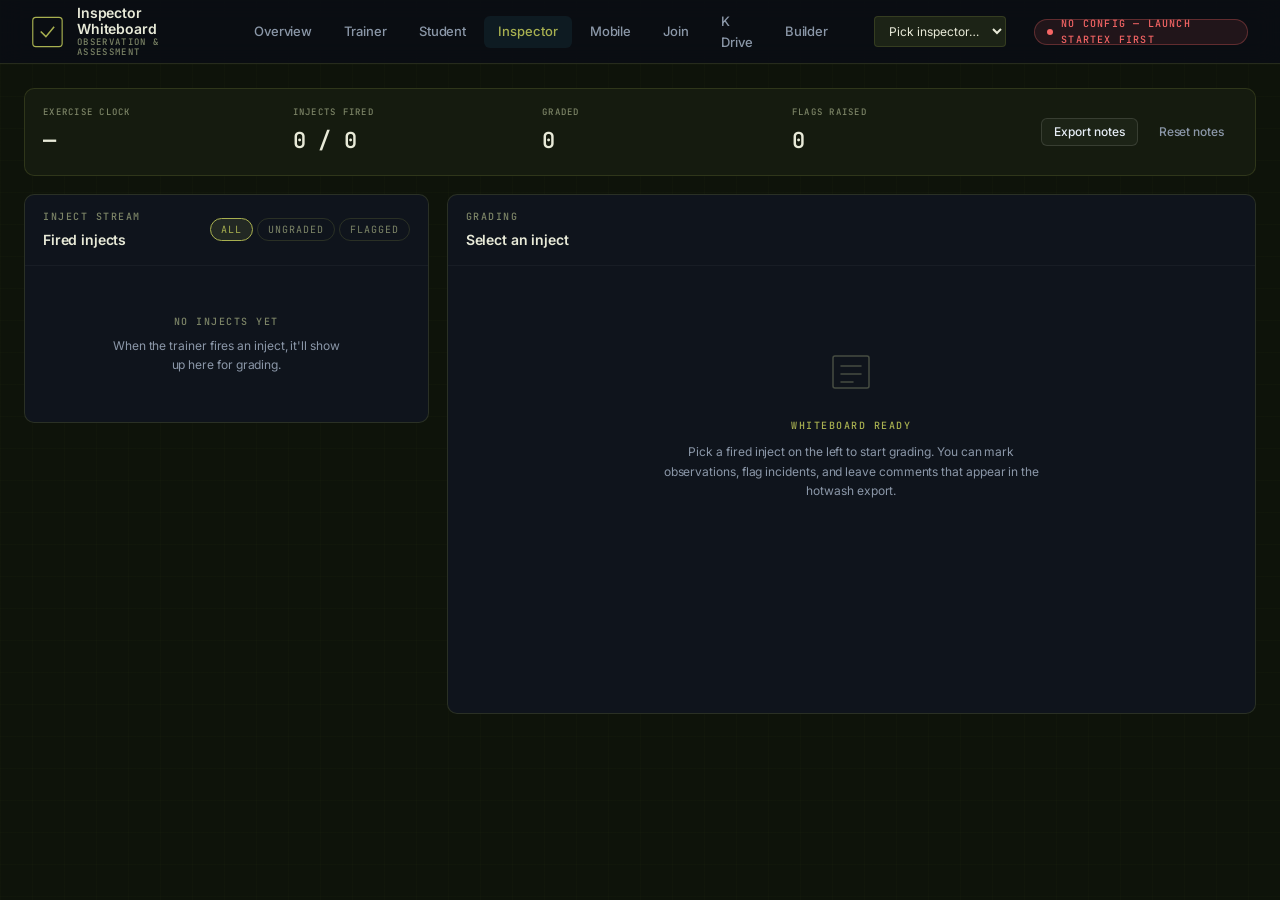
<file: inspector.html>
<!DOCTYPE html>
<html lang="en">
<head>
<meta charset="UTF-8">
<meta name="viewport" content="width=device-width, initial-scale=1.0">
<title>CCO Capstone — Inspector Whiteboard</title>
<link rel="stylesheet" href="css/styles.css">
<link rel="stylesheet" href="css/inspector.css">
</head>
<body class="inspector-body theme-inspector">

<div class="topbar">
  <a class="brand" href="index.html">
    <div class="brand-mark">
      <svg viewBox="0 0 40 40" fill="none">
        <rect x="1" y="1" width="38" height="38" rx="4" stroke="#A8B050" stroke-width="1.5"/>
        <path d="M12 20 L18 26 L28 14" stroke="#A8B050" stroke-width="2" stroke-linecap="square" fill="none"/>
      </svg>
    </div>
    <div class="brand-text">
      <div class="name">Inspector Whiteboard</div>
      <div class="sub">Observation &amp; assessment</div>
    </div>
  </a>
  <nav class="topbar-nav">
    <a href="index.html">Overview</a>
    <a href="trainer.html">Trainer</a>
    <a href="student.html">Student</a>
    <a href="inspector.html" class="active">Inspector</a>
    <a href="mobile.html">Mobile</a>
    <a href="join.html">Join</a>
    <a href="kdrive-manager.html">K Drive</a>
    <a href="builder.html">Builder</a>
  </nav>
  <div class="topbar-right">
    <select id="inspector-select" class="inspector-select" title="Who's grading?">
      <option value="">Pick inspector…</option>
    </select>
    <div class="status-pill live">
      <div class="status-dot"></div>
      <span id="exercise-status">Waiting for exercise</span>
    </div>
  </div>
</div>

<div class="inspector-main">

  <!-- Header strip -->
  <div class="inspector-header-strip">
    <div class="ih-block">
      <div class="micro">Exercise clock</div>
      <div class="ih-value mono" id="ih-clock">—</div>
    </div>
    <div class="ih-block">
      <div class="micro">Injects fired</div>
      <div class="ih-value mono"><span id="ih-fired-count">0</span> / <span id="ih-total-count">0</span></div>
    </div>
    <div class="ih-block">
      <div class="micro">Graded</div>
      <div class="ih-value mono" id="ih-graded-count">0</div>
    </div>
    <div class="ih-block">
      <div class="micro">Flags raised</div>
      <div class="ih-value mono" id="ih-flag-count">0</div>
    </div>
    <div class="ih-block ih-actions">
      <button class="btn btn-sm" id="btn-export">Export notes</button>
      <button class="btn btn-sm btn-ghost" id="btn-reset">Reset notes</button>
    </div>
  </div>

  <div class="inspector-grid">

    <!-- LEFT: inject stream -->
    <div class="panel inspect-stream-panel">
      <div class="panel-header">
        <div class="panel-header-title">
          <div class="micro">Inject stream</div>
          <div class="title">Fired injects</div>
        </div>
        <div class="stream-filter">
          <button class="chip-btn active" data-filter="all">All</button>
          <button class="chip-btn" data-filter="ungraded">Ungraded</button>
          <button class="chip-btn" data-filter="flagged">Flagged</button>
        </div>
      </div>
      <div class="panel-body panel-body-tight">
        <div class="inject-stream" id="inject-stream">
          <div class="stream-empty">
            <div class="micro">No injects yet</div>
            <p>When the trainer fires an inject, it'll show up here for grading.</p>
          </div>
        </div>
      </div>
    </div>

    <!-- RIGHT: grading panel -->
    <div class="panel inspect-grade-panel">
      <div class="panel-header">
        <div class="panel-header-title">
          <div class="micro">Grading</div>
          <div class="title" id="grade-title">Select an inject</div>
        </div>
        <div class="grade-status" id="grade-status"></div>
      </div>
      <div class="panel-body" id="grade-body">
        <div class="grade-empty">
          <svg viewBox="0 0 48 48" fill="none">
            <rect x="6" y="8" width="36" height="32" rx="2" stroke="currentColor" stroke-width="1.5"/>
            <path d="M14 18h20M14 26h20M14 34h12" stroke="currentColor" stroke-width="1.5" stroke-linecap="round"/>
          </svg>
          <div class="micro">Whiteboard ready</div>
          <p>Pick a fired inject on the left to start grading. You can mark observations, flag incidents, and leave comments that appear in the hotwash export.</p>
        </div>
      </div>
    </div>

  </div>
</div>

<script src="content/content-bundle.js"></script>
<script src="js/scenario-loader.js"></script>
<script src="js/engine.js"></script>
<script src="js/net-loader.js"></script>
<script src="js/inspector.js"></script>
</body>
</html>
</file>
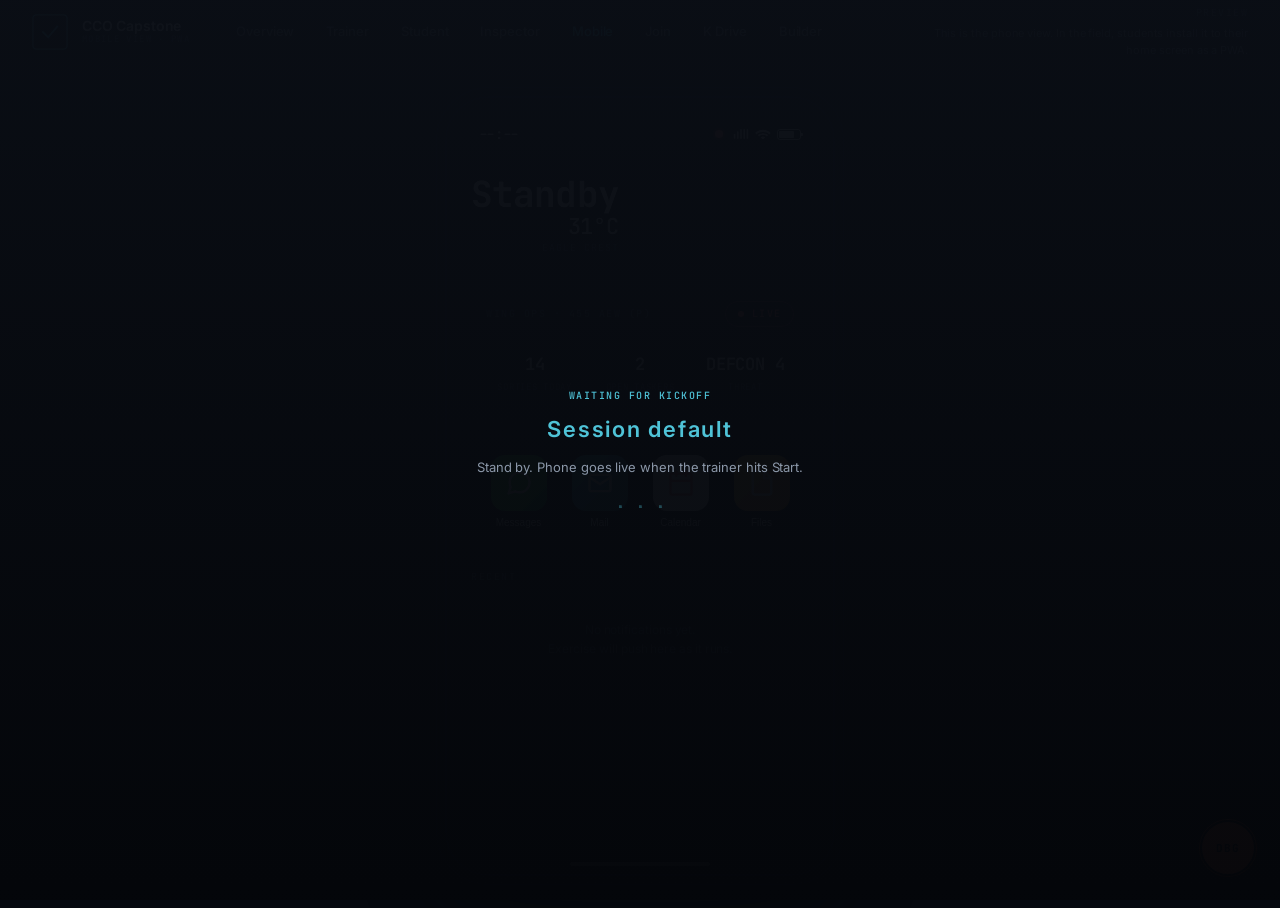
<file: mobile.html>
<!DOCTYPE html>
<html lang="en">
<head>
<meta charset="UTF-8">
<meta name="viewport" content="width=device-width, initial-scale=1.0, viewport-fit=cover">
<meta name="apple-mobile-web-app-capable" content="yes">
<meta name="apple-mobile-web-app-status-bar-style" content="black-translucent">
<meta name="theme-color" content="#0A0E15">
<title>CCO Capstone — Mobile</title>
<link rel="manifest" href="manifest.json">
<link rel="stylesheet" href="css/styles.css">
<link rel="stylesheet" href="css/mobile.css">
</head>
<body class="mobile-body">

<!-- Desktop chrome (hidden when installed as PWA) -->
<div class="desk-chrome">
  <a class="brand" href="index.html">
    <div class="brand-mark">
      <svg viewBox="0 0 40 40" fill="none">
        <rect x="1" y="1" width="38" height="38" rx="4" stroke="#4FC3D7" stroke-width="1.5"/>
        <path d="M12 20 L18 26 L28 14" stroke="#4FC3D7" stroke-width="2" stroke-linecap="square" fill="none"/>
      </svg>
    </div>
    <div class="brand-text">
      <div class="name">CCO Capstone</div>
      <div class="sub">Mobile view · PWA</div>
    </div>
  </a>
  <nav class="topbar-nav">
    <a href="index.html">Overview</a>
    <a href="trainer.html">Trainer</a>
    <a href="student.html">Student</a>
    <a href="inspector.html">Inspector</a>
    <a href="mobile.html" class="active">Mobile</a>
    <a href="join.html">Join</a>
    <a href="kdrive-manager.html">K Drive</a>
    <a href="builder.html">Builder</a>
  </nav>
  <div class="desk-chrome-hint">
    <div class="micro">Preview</div>
    <div class="desk-chrome-hint-text">This is the phone view. In the field, students install it to their home screen as a PWA.</div>
  </div>
</div>

<!-- Phone frame -->
<div class="phone-wrap">
  <div class="phone-frame">
    <div class="phone-notch"></div>

    <!-- Status bar -->
    <div class="phone-statusbar">
      <div class="phone-statusbar-time mono" id="phone-time">--:--</div>
      <div class="phone-statusbar-icons">
        <div class="sync-dot" id="sync-dot" title="Engine sync status"></div>
        <svg viewBox="0 0 20 14" fill="none"><path d="M1 7h2v6H1zM5 4h2v9H5zM9 1h2v12H9zM13 1h2v12h-2zM17 1h2v12h-2z" fill="currentColor"/></svg>
        <svg viewBox="0 0 18 14" fill="none"><path d="M9 2C5.5 2 2.5 3.4 0 5.5l1.5 2C3.5 5.8 6.1 4.8 9 4.8s5.5 1 7.5 2.7L18 5.5C15.5 3.4 12.5 2 9 2zm0 4c-2.3 0-4.4.8-6 2.2L4.5 10C5.7 8.9 7.3 8.3 9 8.3s3.3.6 4.5 1.7L15 8.2C13.4 6.8 11.3 6 9 6zm0 4c-1.1 0-2 .4-2.8 1L9 13l2.8-2C11 10.4 10.1 10 9 10z" fill="currentColor"/></svg>
        <div class="battery">
          <div class="battery-inner"></div>
        </div>
      </div>
    </div>

    <!-- App container — views swap in here -->
    <div class="phone-screen" id="phone-screen">

      <!-- HOME SCREEN -->
      <div class="view view-home" id="view-home">
        <div class="home-header">
          <div class="home-greeting">
            <div class="home-day mono" id="home-day">Day 1</div>
            <div class="home-weather">
              <span class="mono" id="home-temp">31°C</span>
              <span class="home-weather-loc">Eagle Crest</span>
            </div>
          </div>
        </div>

        <!-- Wing Ops widget -->
        <div class="widget wing-widget">
          <div class="widget-head">
            <div class="micro">Wing Ops · 455 AEW (P)</div>
            <div class="status-pill live"><div class="status-dot"></div><span>Live</span></div>
          </div>
          <div class="wing-stats">
            <div class="wing-stat">
              <div class="wing-stat-val mono">14</div>
              <div class="wing-stat-lbl">Sorties today</div>
            </div>
            <div class="wing-stat">
              <div class="wing-stat-val mono">2</div>
              <div class="wing-stat-lbl">Open taskers</div>
            </div>
            <div class="wing-stat">
              <div class="wing-stat-val mono">DEFCON 4</div>
              <div class="wing-stat-lbl">Threat</div>
            </div>
          </div>
        </div>

        <!-- App dock -->
        <div class="app-dock">
          <button class="app-icon" data-view="messages">
            <div class="app-icon-mark app-messages">
              <svg viewBox="0 0 24 24" fill="none"><path d="M21 11.5a8.38 8.38 0 01-.9 3.8 8.5 8.5 0 01-7.6 4.7 8.38 8.38 0 01-3.8-.9L3 21l1.9-5.7a8.38 8.38 0 01-.9-3.8 8.5 8.5 0 014.7-7.6 8.38 8.38 0 013.8-.9h.5a8.48 8.48 0 018 8v.5z" stroke="currentColor" stroke-width="2" stroke-linejoin="round"/></svg>
            </div>
            <div class="app-icon-label">Messages</div>
            <div class="app-badge hidden" id="badge-messages">0</div>
          </button>
          <button class="app-icon" data-view="mail">
            <div class="app-icon-mark app-mail">
              <svg viewBox="0 0 24 24" fill="none"><rect x="3" y="5" width="18" height="14" rx="1.5" stroke="currentColor" stroke-width="2"/><path d="M3 7l9 6 9-6" stroke="currentColor" stroke-width="2"/></svg>
            </div>
            <div class="app-icon-label">Mail</div>
            <div class="app-badge hidden" id="badge-mail">0</div>
          </button>
          <button class="app-icon">
            <div class="app-icon-mark app-calendar">
              <svg viewBox="0 0 24 24" fill="none"><rect x="3" y="4" width="18" height="18" rx="1.5" stroke="currentColor" stroke-width="2"/><line x1="3" y1="10" x2="21" y2="10" stroke="currentColor" stroke-width="2"/><line x1="8" y1="2" x2="8" y2="6" stroke="currentColor" stroke-width="2" stroke-linecap="round"/><line x1="16" y1="2" x2="16" y2="6" stroke="currentColor" stroke-width="2" stroke-linecap="round"/></svg>
            </div>
            <div class="app-icon-label">Calendar</div>
          </button>
          <button class="app-icon">
            <div class="app-icon-mark app-docs">
              <svg viewBox="0 0 24 24" fill="none"><path d="M14 2H6a2 2 0 00-2 2v16a2 2 0 002 2h12a2 2 0 002-2V8z" stroke="currentColor" stroke-width="2" stroke-linejoin="round"/><path d="M14 2v6h6" stroke="currentColor" stroke-width="2"/></svg>
            </div>
            <div class="app-icon-label">Files</div>
          </button>
        </div>

        <!-- Recent notifications -->
        <div class="notif-section">
          <div class="micro">Recent</div>
          <div id="notif-list" class="notif-list">
            <div class="notif-empty">No notifications yet.<br>Exercise will push here as it runs.</div>
          </div>
        </div>
      </div>

      <!-- MESSAGES LIST -->
      <div class="view view-messages hidden" id="view-messages">
        <div class="app-head">
          <button class="back-btn" data-back="home">
            <svg viewBox="0 0 24 24" fill="none"><path d="M15 18l-6-6 6-6" stroke="currentColor" stroke-width="2" stroke-linecap="round" stroke-linejoin="round"/></svg>
          </button>
          <div class="app-head-title">Messages</div>
          <div class="app-head-spacer"></div>
        </div>
        <div class="thread-list" id="thread-list"></div>
      </div>

      <!-- MESSAGE THREAD -->
      <div class="view view-thread hidden" id="view-thread">
        <div class="app-head">
          <button class="back-btn" data-back="messages">
            <svg viewBox="0 0 24 24" fill="none"><path d="M15 18l-6-6 6-6" stroke="currentColor" stroke-width="2" stroke-linecap="round" stroke-linejoin="round"/></svg>
          </button>
          <div class="thread-head-info">
            <div class="avatar-sm" id="thread-avatar">RR</div>
            <div>
              <div class="thread-head-name" id="thread-name">—</div>
              <div class="thread-head-title" id="thread-title">—</div>
            </div>
          </div>
        </div>
        <div class="thread-body" id="thread-body"></div>
        <div class="thread-input">
          <input type="text" id="thread-reply-text" placeholder="Type a message…" maxlength="320">
          <button class="thread-send-btn" id="thread-reply-send" title="Send">Send</button>
        </div>
      </div>

      <!-- MAIL LIST -->
      <div class="view view-mail hidden" id="view-mail">
        <div class="app-head">
          <button class="back-btn" data-back="home">
            <svg viewBox="0 0 24 24" fill="none"><path d="M15 18l-6-6 6-6" stroke="currentColor" stroke-width="2" stroke-linecap="round" stroke-linejoin="round"/></svg>
          </button>
          <div class="app-head-title">Inbox</div>
          <div class="app-head-spacer"></div>
        </div>
        <div class="mail-list" id="mail-list"></div>
      </div>

      <!-- MAIL DETAIL -->
      <div class="view view-mail-detail hidden" id="view-mail-detail">
        <div class="app-head">
          <button class="back-btn" data-back="mail">
            <svg viewBox="0 0 24 24" fill="none"><path d="M15 18l-6-6 6-6" stroke="currentColor" stroke-width="2" stroke-linecap="round" stroke-linejoin="round"/></svg>
          </button>
          <div class="app-head-title">Message</div>
          <div class="app-head-spacer"></div>
        </div>
        <div class="mail-detail" id="mail-detail"></div>
      </div>

    </div>

    <!-- Home bar -->
    <div class="phone-homebar"></div>
  </div>
</div>

<!-- Notification toast that slides down from top of phone -->
<div class="phone-toast hidden" id="phone-toast">
  <div class="phone-toast-icon" id="toast-icon">M</div>
  <div class="phone-toast-content">
    <div class="phone-toast-name" id="toast-name">—</div>
    <div class="phone-toast-text" id="toast-text">—</div>
  </div>
</div>

<!-- Diagnostic debug drawer — toggled by the floating DBG button, or triple-tapping the sync dot -->
<button class="debug-fab" id="debug-fab" title="Open debug drawer">DBG</button>
<div class="debug-drawer hidden" id="debug-drawer">
  <div class="debug-drawer-head">
    <div class="debug-drawer-title">Mobile Debug &middot; v0.2.5</div>
    <div class="debug-drawer-actions">
      <button class="debug-btn" id="debug-reload">Reload state</button>
      <button class="debug-btn" id="debug-copy">Copy JSON</button>
      <button class="debug-btn" id="debug-close">Close</button>
    </div>
  </div>
  <div class="debug-drawer-body">
    <div class="debug-section">
      <div class="debug-section-label">Engine flags</div>
      <div class="debug-kv" id="debug-flags">&mdash;</div>
    </div>
    <div class="debug-section">
      <div class="debug-section-label">Clock</div>
      <div class="debug-kv" id="debug-clock">&mdash;</div>
    </div>
    <div class="debug-section">
      <div class="debug-section-label">Counts</div>
      <div class="debug-kv" id="debug-counts">&mdash;</div>
    </div>
    <div class="debug-section">
      <div class="debug-section-label">smsThreads (raw)</div>
      <pre class="debug-pre" id="debug-sms">{}</pre>
    </div>
    <div class="debug-section">
      <div class="debug-section-label">inbox (raw)</div>
      <pre class="debug-pre" id="debug-inbox">[]</pre>
    </div>
    <div class="debug-section">
      <div class="debug-section-label">Event log (last 20)</div>
      <div class="debug-log" id="debug-log"></div>
    </div>
    <div class="debug-section">
      <div class="debug-section-label">localStorage snapshot</div>
      <div class="debug-kv" id="debug-ls">&mdash;</div>
    </div>
  </div>
</div>

<script src="content/content-bundle.js"></script>
<script src="js/scenario-loader.js"></script>
<script src="js/engine.js"></script>
<script src="js/net-loader.js"></script>
<script src="js/mobile.js"></script>
</body>
</html>
</file>
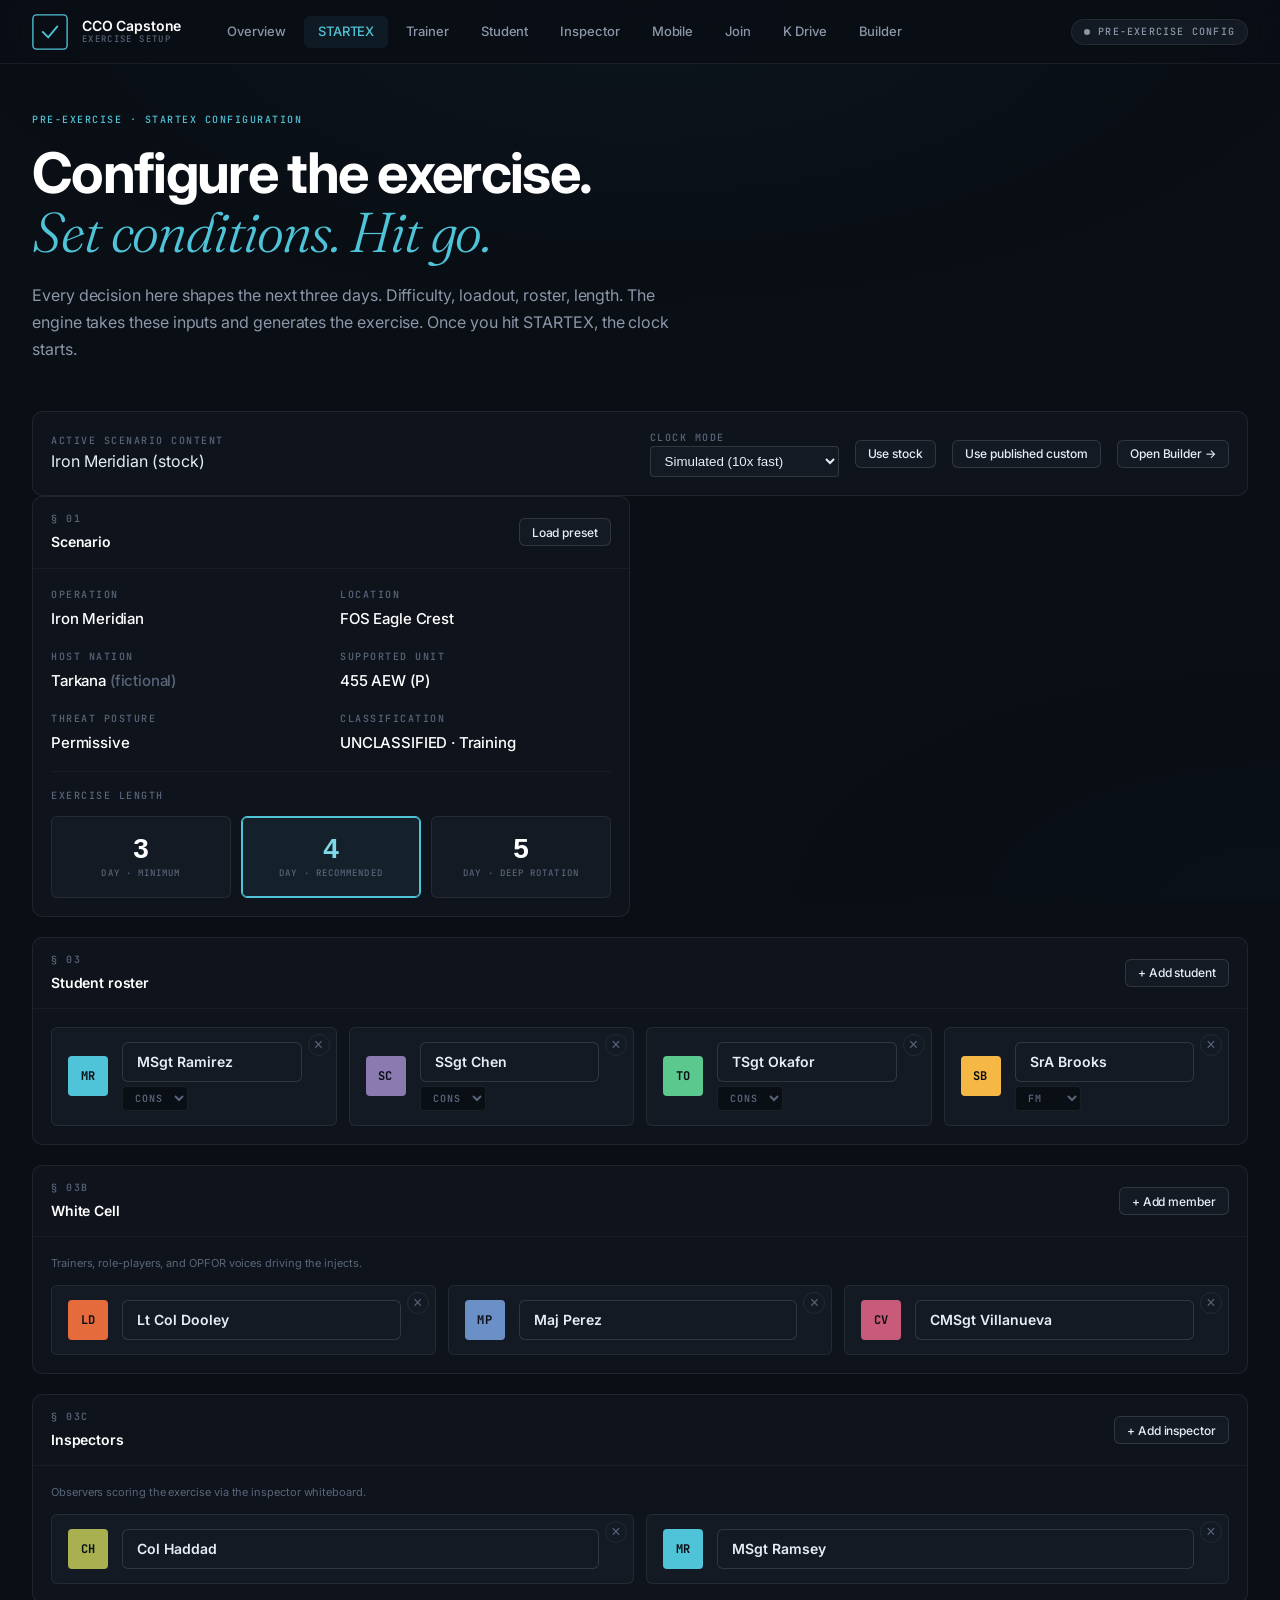
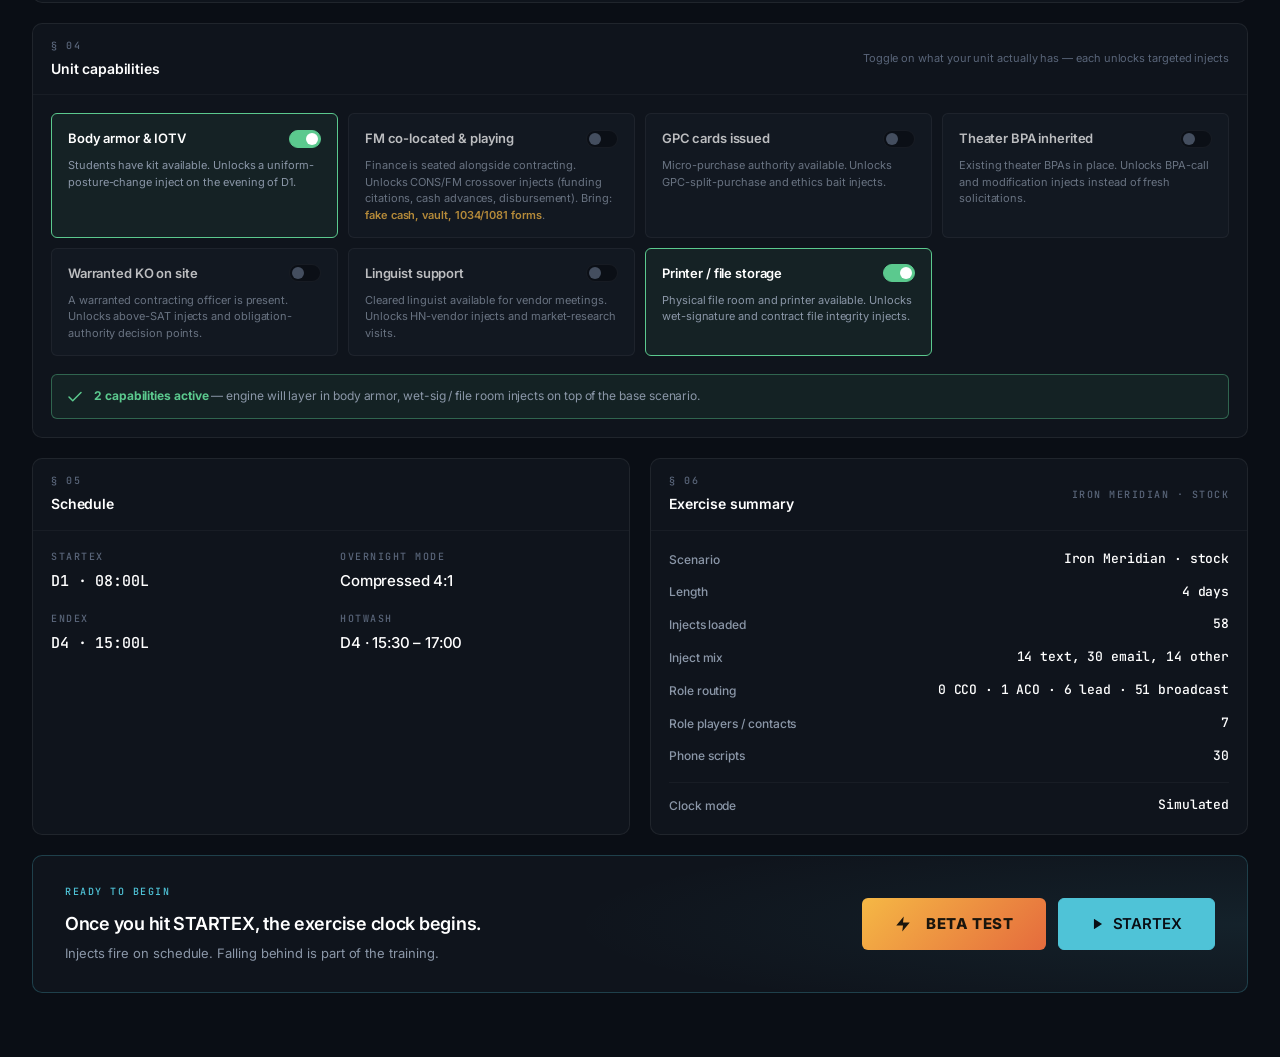
<file: startex.html>
<!DOCTYPE html>
<html lang="en">
<head>
<meta charset="UTF-8">
<meta name="viewport" content="width=device-width, initial-scale=1.0">
<title>CCO Capstone — STARTEX</title>
<link rel="stylesheet" href="css/styles.css">
<link rel="stylesheet" href="css/startex.css">
</head>
<body>

<div class="topbar">
  <a class="brand" href="index.html">
    <div class="brand-mark">
      <svg viewBox="0 0 40 40" fill="none">
        <rect x="1" y="1" width="38" height="38" rx="4" stroke="#4FC3D7" stroke-width="1.5"/>
        <path d="M12 20 L18 26 L28 14" stroke="#4FC3D7" stroke-width="2" stroke-linecap="square" fill="none"/>
      </svg>
    </div>
    <div class="brand-text">
      <div class="name">CCO Capstone</div>
      <div class="sub">Exercise setup</div>
    </div>
  </a>
  <nav class="topbar-nav">
    <a href="index.html">Overview</a>
    <a href="startex.html" class="active">STARTEX</a>
    <a href="trainer.html">Trainer</a>
    <a href="student.html">Student</a>
    <a href="inspector.html">Inspector</a>
    <a href="mobile.html">Mobile</a>
    <a href="join.html">Join</a>
    <a href="kdrive-manager.html">K Drive</a>
    <a href="builder.html">Builder</a>
  </nav>
  <div class="topbar-right">
    <div class="status-pill">
      <div class="status-dot"></div>
      <span>Pre-exercise config</span>
    </div>
  </div>
</div>

<div class="container startex-container">

  <div class="startex-header">
    <div class="micro micro-accent">Pre-exercise · STARTEX configuration</div>
    <h1 class="startex-title">Configure the exercise.<br><span class="display">Set conditions. Hit go.</span></h1>
    <p class="startex-lede">Every decision here shapes the next three days. Difficulty, loadout, roster, length. The engine takes these inputs and generates the exercise. Once you hit STARTEX, the clock starts.</p>
  </div>

  <!-- Active scenario bar (stock vs. Builder-published) -->
  <div class="panel active-scenario-bar">
    <div class="panel-body" style="display: flex; align-items: center; gap: 16px; flex-wrap: wrap;">
      <div>
        <div class="micro">Active scenario content</div>
        <div class="title" id="active-scenario-title" style="font-size: 16px;">Iron Meridian (stock)</div>
      </div>
      <div style="flex: 1;"></div>
      <div>
        <div class="micro">Clock mode</div>
        <select id="clock-mode-select" style="padding: 6px 10px; background: var(--bg-raised); color: var(--text-primary); border: 1px solid var(--line-medium); border-radius: 4px;">
          <option value="sim">Simulated (10x fast)</option>
          <option value="wall">Wall-clock (1:1, real day)</option>
        </select>
      </div>
      <button class="btn btn-sm" id="use-stock-btn">Use stock</button>
      <button class="btn btn-sm" id="use-custom-btn">Use published custom</button>
      <a href="builder.html" class="btn btn-sm">Open Builder →</a>
    </div>
  </div>

  <div class="startex-grid">

    <!-- Scenario panel -->
    <div class="panel">
      <div class="panel-header">
        <div class="panel-header-title">
          <div class="micro">§ 01</div>
          <div class="title">Scenario</div>
        </div>
        <button class="btn btn-sm">Load preset</button>
      </div>
      <div class="panel-body">
        <div class="spec-grid">
          <div class="spec">
            <div class="field-label">Operation</div>
            <div class="spec-value">Iron Meridian</div>
          </div>
          <div class="spec">
            <div class="field-label">Location</div>
            <div class="spec-value">FOS Eagle Crest</div>
          </div>
          <div class="spec">
            <div class="field-label">Host nation</div>
            <div class="spec-value">Tarkana <span class="muted">(fictional)</span></div>
          </div>
          <div class="spec">
            <div class="field-label">Supported unit</div>
            <div class="spec-value">455 AEW (P)</div>
          </div>
          <div class="spec">
            <div class="field-label">Threat posture</div>
            <div class="spec-value">Permissive</div>
          </div>
          <div class="spec">
            <div class="field-label">Classification</div>
            <div class="spec-value">UNCLASSIFIED · Training</div>
          </div>
        </div>

        <div class="divider"></div>

        <div class="field-label" style="margin-bottom: 12px;">Exercise length</div>
        <div class="length-options">
          <button class="length-btn" data-length="3">
            <div class="length-num">3</div>
            <div class="length-label">day · minimum</div>
          </button>
          <button class="length-btn active" data-length="4">
            <div class="length-num">4</div>
            <div class="length-label">day · recommended</div>
          </button>
          <button class="length-btn" data-length="5">
            <div class="length-num">5</div>
            <div class="length-label">day · deep rotation</div>
          </button>
        </div>
      </div>
    </div>

  </div>

  <!-- Student roster -->
  <div class="panel startex-full">
    <div class="panel-header">
      <div class="panel-header-title">
        <div class="micro">§ 03</div>
        <div class="title">Student roster</div>
      </div>
      <button class="btn btn-sm" data-add-roster="students">+ Add student</button>
    </div>
    <div class="panel-body">
      <div class="roster-grid" id="roster-students" data-roster="students"></div>
      <div class="roster-empty" id="roster-students-empty" hidden>No students yet — use <strong>+ Add student</strong> to build the team.</div>
    </div>
  </div>

  <!-- White Cell roster -->
  <div class="panel startex-full">
    <div class="panel-header">
      <div class="panel-header-title">
        <div class="micro">§ 03b</div>
        <div class="title">White Cell</div>
      </div>
      <button class="btn btn-sm" data-add-roster="whitecell">+ Add member</button>
    </div>
    <div class="panel-body">
      <div class="muted" style="font-size: 11px; margin-bottom: 12px;">Trainers, role-players, and OPFOR voices driving the injects.</div>
      <div class="roster-grid" id="roster-whitecell" data-roster="whitecell"></div>
      <div class="roster-empty" id="roster-whitecell-empty" hidden>No white cell members yet.</div>
    </div>
  </div>

  <!-- Inspectors roster -->
  <div class="panel startex-full">
    <div class="panel-header">
      <div class="panel-header-title">
        <div class="micro">§ 03c</div>
        <div class="title">Inspectors</div>
      </div>
      <button class="btn btn-sm" data-add-roster="inspectors">+ Add inspector</button>
    </div>
    <div class="panel-body">
      <div class="muted" style="font-size: 11px; margin-bottom: 12px;">Observers scoring the exercise via the inspector whiteboard.</div>
      <div class="roster-grid" id="roster-inspectors" data-roster="inspectors"></div>
      <div class="roster-empty" id="roster-inspectors-empty" hidden>No inspectors yet.</div>
    </div>
  </div>

  <!-- Unit capabilities -->
  <div class="panel startex-full">
    <div class="panel-header">
      <div class="panel-header-title">
        <div class="micro">§ 04</div>
        <div class="title">Unit capabilities</div>
      </div>
      <div class="muted" style="font-size: 11px;">Toggle on what your unit actually has — each unlocks targeted injects</div>
    </div>
    <div class="panel-body">
      <div class="capability-grid" id="capabilities">

        <div class="cap-card off" data-cap="body-armor">
          <div class="cap-head">
            <div class="cap-title">Body armor &amp; IOTV</div>
            <div class="cap-toggle"><div class="cap-toggle-dot"></div></div>
          </div>
          <div class="cap-desc">Students have kit available. Unlocks a uniform-posture-change inject on the evening of D1.</div>
        </div>

        <div class="cap-card off" data-cap="fm-colocated">
          <div class="cap-head">
            <div class="cap-title">FM co-located &amp; playing</div>
            <div class="cap-toggle"><div class="cap-toggle-dot"></div></div>
          </div>
          <div class="cap-desc">Finance is seated alongside contracting. Unlocks CONS/FM crossover injects (funding citations, cash advances, disbursement). Bring: <strong>fake cash, vault, 1034/1081 forms</strong>.</div>
        </div>

        <div class="cap-card off" data-cap="gpc">
          <div class="cap-head">
            <div class="cap-title">GPC cards issued</div>
            <div class="cap-toggle"><div class="cap-toggle-dot"></div></div>
          </div>
          <div class="cap-desc">Micro-purchase authority available. Unlocks GPC-split-purchase and ethics bait injects.</div>
        </div>

        <div class="cap-card off" data-cap="theater-bpa">
          <div class="cap-head">
            <div class="cap-title">Theater BPA inherited</div>
            <div class="cap-toggle"><div class="cap-toggle-dot"></div></div>
          </div>
          <div class="cap-desc">Existing theater BPAs in place. Unlocks BPA-call and modification injects instead of fresh solicitations.</div>
        </div>

        <div class="cap-card off" data-cap="warranted-ko">
          <div class="cap-head">
            <div class="cap-title">Warranted KO on site</div>
            <div class="cap-toggle"><div class="cap-toggle-dot"></div></div>
          </div>
          <div class="cap-desc">A warranted contracting officer is present. Unlocks above-SAT injects and obligation-authority decision points.</div>
        </div>

        <div class="cap-card off" data-cap="linguist">
          <div class="cap-head">
            <div class="cap-title">Linguist support</div>
            <div class="cap-toggle"><div class="cap-toggle-dot"></div></div>
          </div>
          <div class="cap-desc">Cleared linguist available for vendor meetings. Unlocks HN-vendor injects and market-research visits.</div>
        </div>

        <div class="cap-card off" data-cap="printer">
          <div class="cap-head">
            <div class="cap-title">Printer / file storage</div>
            <div class="cap-toggle"><div class="cap-toggle-dot"></div></div>
          </div>
          <div class="cap-desc">Physical file room and printer available. Unlocks wet-signature and contract file integrity injects.</div>
        </div>

      </div>

      <div class="banner banner-ok" style="margin-top: 18px;" id="capabilities-summary">
        <svg viewBox="0 0 24 24" fill="none"><path d="M20 6L9 17l-5-5" stroke="currentColor" stroke-width="2" stroke-linecap="round" stroke-linejoin="round"/></svg>
        <div id="capabilities-summary-text">
          No capabilities selected — base scenario only.
        </div>
      </div>
    </div>
  </div>

  <!-- Schedule + Summary -->
  <div class="startex-grid">
    <div class="panel">
      <div class="panel-header">
        <div class="panel-header-title">
          <div class="micro">§ 05</div>
          <div class="title">Schedule</div>
        </div>
      </div>
      <div class="panel-body">
        <div class="spec-grid">
          <div class="spec">
            <div class="field-label">STARTEX</div>
            <div class="spec-value mono">D1 · 08:00L</div>
          </div>
          <div class="spec">
            <div class="field-label">Overnight mode</div>
            <div class="spec-value">Compressed 4:1</div>
          </div>
          <div class="spec">
            <div class="field-label">ENDEX</div>
            <div class="spec-value mono">D4 · 15:00L</div>
          </div>
          <div class="spec">
            <div class="field-label">Hotwash</div>
            <div class="spec-value">D4 · 15:30 – 17:00</div>
          </div>
        </div>
      </div>
    </div>

    <div class="panel">
      <div class="panel-header">
        <div class="panel-header-title">
          <div class="micro">§ 06</div>
          <div class="title">Exercise summary</div>
        </div>
        <div class="micro" id="summary-scenario-label">—</div>
      </div>
      <div class="panel-body">
        <div class="summary-list" id="exercise-summary-list">
          <div class="summary-row"><span class="summary-label">Loading summary…</span><span class="summary-value mono">—</span></div>
        </div>
      </div>
    </div>
  </div>

  <!-- Launch -->
  <div class="launch-bar">
    <div>
      <div class="micro micro-accent">Ready to begin</div>
      <div class="launch-title">Once you hit STARTEX, the exercise clock begins.</div>
      <div class="launch-sub">Injects fire on schedule. Falling behind is part of the training.</div>
    </div>
    <div class="launch-actions" style="display: flex; gap: 12px; align-items: center; flex-wrap: wrap;">
      <button class="btn btn-xl" id="beta-test-btn">
        <svg viewBox="0 0 24 24" fill="none" style="width:18px;height:18px;margin-right:6px;"><path d="M13 2L3 14h9l-1 8 10-12h-9l1-8z" fill="currentColor"/></svg>
        BETA TEST
      </button>
      <button class="btn btn-primary btn-xl" id="startex-btn">
        <svg viewBox="0 0 24 24" fill="none"><path d="M5 3l14 9-14 9V3z" fill="currentColor"/></svg>
        STARTEX
      </button>
    </div>
  </div>

</div>

<!-- v0.2.10: load content-bundle + scenario-loader so the Exercise Summary
     panel can render real counts from whichever scenario is active. -->
<script src="content/content-bundle.js"></script>
<script src="js/scenario-loader.js"></script>
<script src="js/engine.js"></script>
<script src="js/net-loader.js"></script>
<script>
// ---------- Active scenario picker ----------
// Driven by window.CCOScenario (from scenario-loader.js). The picker lets
// the exercise lead flip between the shipped Iron Meridian bundle and a
// scenario the Builder published to localStorage.
(function () {
  function refresh() {
    const titleEl = document.getElementById('active-scenario-title');
    const clockSel = document.getElementById('clock-mode-select');
    if (!titleEl || !window.CCOScenario) return;
    const p = window.CCOScenario.getActive();
    if (p.mode === 'builder') {
      titleEl.textContent = `${p.title} (custom)`;
      titleEl.style.color = 'var(--accent-bright)';
      // Default clock mode from the published bundle
      const b = window.CCOScenario.getBundle();
      if (b && b.meta && b.meta.clock_mode && clockSel) clockSel.value = b.meta.clock_mode;
    } else {
      titleEl.textContent = 'Iron Meridian (stock)';
      titleEl.style.color = '';
    }
    renderExerciseSummary();
  }

  // Read the active content bundle (stock __CCO_DATA or Builder-published
  // override) and produce a summary table for the § 06 panel. This replaces
  // a previous hardcoded readout that lied to the exercise lead about what
  // the engine would actually load.
  function renderExerciseSummary() {
    const listEl = document.getElementById('exercise-summary-list');
    const labelEl = document.getElementById('summary-scenario-label');
    if (!listEl) return;

    const p = window.CCOScenario ? window.CCOScenario.getActive() : { mode: 'stock' };
    const b = window.CCOScenario ? window.CCOScenario.getBundle() : null;
    const data = window.__CCO_DATA || {};

    // Prefer the Builder bundle's in-memory shape (flat injects object, meta
    // at top level) when a custom scenario is active; fall back to the
    // loaded content-bundle shape otherwise.
    let injects, meta, contacts, phoneScripts, scenarioTitle;
    if (p.mode === 'builder' && b) {
      injects = b.injects || {};
      meta = b.meta || {};
      contacts = b.contacts || [];
      phoneScripts = b.phoneScripts || {};
      scenarioTitle = (meta.scenario_title || p.title || 'Custom scenario') + ' · custom';
    } else {
      injects = data.injects || {};
      meta = data.meta || {};
      contacts = (data.contacts && data.contacts.contacts) || [];
      phoneScripts = data.phoneScripts || {};
      scenarioTitle = 'Iron Meridian · stock';
    }

    if (labelEl) labelEl.textContent = scenarioTitle;

    const injectList = Object.values(injects);
    const injectCount = injectList.length;
    const days = meta.days || maxDayFromInjects(injectList) || 4;
    const phases = meta.phases ? meta.phases.length : null;

    // Count injects by method (email vs call vs text vs doc vs walk-in)
    const methodCounts = {};
    injectList.forEach(inj => {
      const m = inj.method || inferMethod(inj);
      methodCounts[m] = (methodCounts[m] || 0) + 1;
    });

    // Count role routing
    const routing = { cco: 0, aco: 0, leadership: 0, broadcast: 0 };
    injectList.forEach(inj => {
      const tag = inj.role_tag;
      if (tag === 'cco') routing.cco++;
      else if (tag === 'aco') routing.aco++;
      else if (tag === 'leadership' || tag === 'commander' || tag === 'sel' || tag === 'flight_chief') routing.leadership++;
      else routing.broadcast++;
    });

    const rows = [];
    rows.push(['Scenario', scenarioTitle]);
    rows.push(['Length', `${days} day${days === 1 ? '' : 's'}${phases ? ` · ${phases} phase${phases === 1 ? '' : 's'}` : ''}`]);
    rows.push(['Injects loaded', `${injectCount}`]);
    const methodStr = Object.entries(methodCounts)
      .map(([k, v]) => `${v} ${k}`)
      .join(', ') || '—';
    rows.push(['Inject mix', methodStr]);
    rows.push(['Role routing', `${routing.cco} CCO · ${routing.aco} ACO · ${routing.leadership} lead · ${routing.broadcast} broadcast`]);
    rows.push(['Role players / contacts', `${contacts.length}`]);
    rows.push(['Phone scripts', `${Object.keys(phoneScripts).length}`]);
    rows.push(['Clock mode', (meta.clock_mode || document.getElementById('clock-mode-select').value) === 'wall' ? 'Wall-clock (1:1)' : 'Simulated']);

    listEl.innerHTML = rows.map((r, i) => {
      const isLast = i === rows.length - 1;
      return `
        <div class="summary-row${isLast ? ' summary-row-total' : ''}">
          <span class="summary-label">${esc(r[0])}</span>
          <span class="summary-value mono">${esc(r[1])}</span>
        </div>`;
    }).join('');
  }

  function inferMethod(inj) {
    // Legacy injects don't have .method; infer from presence of inbox items,
    // sms items, phone scripts, etc.
    if (inj.phone_script || (inj.method === 'call')) return 'call';
    if (Array.isArray(inj.sms_items) && inj.sms_items.length) return 'text';
    if (Array.isArray(inj.inbox_items) && inj.inbox_items.length) return 'email';
    return 'other';
  }
  function maxDayFromInjects(list) {
    let max = 0;
    list.forEach(i => {
      const d = (i.trigger && i.trigger.day) || 0;
      if (d > max) max = d;
    });
    return max;
  }
  function esc(s) {
    return String(s == null ? '' : s).replace(/[&<>"']/g, c => ({
      '&': '&amp;', '<': '&lt;', '>': '&gt;', '"': '&quot;', "'": '&#39;'
    })[c]);
  }

  // Re-render summary when the clock-mode dropdown changes (it's part of
  // the readout). Scenario switches also trigger refresh() below.
  window.addEventListener('DOMContentLoaded', () => {
    refresh();
    const clockSel = document.getElementById('clock-mode-select');
    if (clockSel) clockSel.addEventListener('change', renderExerciseSummary);
  });
  document.getElementById('use-stock-btn').addEventListener('click', () => {
    window.CCOScenario.useStock();
    refresh();
  });
  document.getElementById('use-custom-btn').addEventListener('click', () => {
    const b = window.CCOScenario.getBundle();
    if (!b) {
      alert('No custom scenario has been published yet. Open the Builder and click "Publish → App" first.');
      return;
    }
    // Re-point to builder without re-publishing (bundle unchanged)
    const pointer = window.CCOScenario.getActive();
    localStorage.setItem(window.CCOScenario.POINTER_KEY, JSON.stringify({
      mode: 'builder',
      title: (b.meta && b.meta.scenario_title) || pointer.title || 'Custom scenario',
      updated_at: new Date().toISOString()
    }));
    refresh();
  });
})();

// Length buttons
document.querySelectorAll('.length-btn').forEach(btn => {
  btn.addEventListener('click', () => {
    document.querySelectorAll('.length-btn').forEach(b => b.classList.remove('active'));
    btn.classList.add('active');
  });
});

// ---------- Capability cards ----------
// Each card toggles on/off. We rebuild a short "unlocks" summary banner
// whenever the selection changes so the exercise lead can see at a glance
// what extra injects they've loaded on top of the base scenario.
const CAPABILITY_LABELS = {
  'body-armor':    'body armor',
  'fm-colocated':  'FM crossover',
  'gpc':           'GPC',
  'theater-bpa':   'theater BPA',
  'warranted-ko':  'warranted KO',
  'linguist':      'linguist',
  'printer':       'wet-sig / file room',
};
const CAPABILITY_STORAGE_KEY = 'cco-capstone-capabilities-draft';

function loadCapabilityDraft() {
  try {
    const raw = localStorage.getItem(CAPABILITY_STORAGE_KEY);
    if (!raw) return null;
    const parsed = JSON.parse(raw);
    return parsed && typeof parsed === 'object' ? parsed : null;
  } catch (e) { return null; }
}
function saveCapabilityDraft() {
  const snap = serializeCapabilities();
  try { localStorage.setItem(CAPABILITY_STORAGE_KEY, JSON.stringify(snap)); } catch (e) {}
}
function serializeCapabilities() {
  const out = {};
  document.querySelectorAll('.cap-card').forEach(card => {
    out[card.dataset.cap] = card.classList.contains('on');
  });
  return out;
}
function refreshCapabilitySummary() {
  const active = [];
  document.querySelectorAll('.cap-card.on').forEach(card => {
    active.push(CAPABILITY_LABELS[card.dataset.cap] || card.dataset.cap);
  });
  const banner = document.getElementById('capabilities-summary');
  const text = document.getElementById('capabilities-summary-text');
  if (!banner || !text) return;
  if (active.length === 0) {
    banner.classList.remove('banner-ok');
    banner.classList.add('banner-warn');
    text.innerHTML = 'No capabilities selected — base scenario only.';
  } else {
    banner.classList.remove('banner-warn');
    banner.classList.add('banner-ok');
    text.innerHTML = `<strong>${active.length} capabilit${active.length === 1 ? 'y' : 'ies'} active</strong> — engine will layer in ${active.join(', ')} injects on top of the base scenario.`;
  }
}
// Seed from saved draft
(function initCapabilities() {
  const draft = loadCapabilityDraft() || { 'body-armor': true, printer: true };
  document.querySelectorAll('.cap-card').forEach(card => {
    if (draft[card.dataset.cap]) {
      card.classList.remove('off');
      card.classList.add('on');
    } else {
      card.classList.remove('on');
      card.classList.add('off');
    }
  });
  refreshCapabilitySummary();
})();
document.querySelectorAll('.cap-card').forEach(card => {
  card.addEventListener('click', () => {
    card.classList.toggle('on');
    card.classList.toggle('off');
    refreshCapabilitySummary();
    saveCapabilityDraft();
  });
});

// ---------- Roster CRUD ----------
const ROSTER_STORAGE_KEY = 'cco-capstone-roster-draft';
const COLOR_PALETTE = [
  '#4FC3D7', '#8A7AB0', '#5BC98E', '#F5B845',
  '#E56B3D', '#C85A7A', '#6B90C8', '#A8B050',
];

// v0.2.10: roster schema simplified.
// - Students carry a `shop` field: 'CONS' | 'FM'. CONS/FM-specific injects
//   only route to students tagged with the matching shop.
// - White cell and inspectors no longer carry a title field; they're just
//   name + color. Notes/observations stamp by id, not by title.
const ROSTER_DEFAULTS = {
  students: [
    { id: 's-ra', name: 'MSgt Ramirez', shop: 'CONS', color: '#4FC3D7' },
    { id: 's-ch', name: 'SSgt Chen',    shop: 'CONS', color: '#8A7AB0' },
    { id: 's-ok', name: 'TSgt Okafor',  shop: 'CONS', color: '#5BC98E' },
    { id: 's-br', name: 'SrA Brooks',   shop: 'FM',   color: '#F5B845' },
  ],
  whitecell: [
    { id: 'w-dt', name: 'Lt Col Dooley',    color: '#E56B3D' },
    { id: 'w-pr', name: 'Maj Perez',        color: '#6B90C8' },
    { id: 'w-vl', name: 'CMSgt Villanueva', color: '#C85A7A' },
  ],
  inspectors: [
    { id: 'i-hd', name: 'Col Haddad',  color: '#A8B050' },
    { id: 'i-rm', name: 'MSgt Ramsey', color: '#4FC3D7' },
  ],
};

function initials(name) {
  if (!name) return '??';
  const parts = name.trim().replace(/[^A-Za-z ]/g, '').split(/\s+/);
  if (parts.length === 1) return parts[0].slice(0, 2).toUpperCase();
  const first = parts[0][0] || '';
  const last  = parts[parts.length - 1][0] || '';
  return (first + last).toUpperCase();
}

function cid(prefix) {
  return prefix + '-' + Math.random().toString(36).slice(2, 7);
}

function loadRosterDraft() {
  try {
    const raw = localStorage.getItem(ROSTER_STORAGE_KEY);
    if (!raw) return null;
    const parsed = JSON.parse(raw);
    if (!parsed || !parsed.students || !parsed.whitecell || !parsed.inspectors) return null;
    // v0.2.10: migrate legacy drafts that still carry a `role` field on
    // students/whitecell/inspectors. For students, map anything resembling
    // "FM" / "finance" to shop:FM, otherwise CONS. For whitecell/inspectors,
    // drop the role entirely.
    parsed.students = parsed.students.map(st => {
      if (st.shop) return st;
      const roleLower = (st.role || '').toLowerCase();
      const shop = /fm|finance|disburs|rm\b/.test(roleLower) ? 'FM' : 'CONS';
      return { id: st.id, name: st.name, shop, color: st.color };
    });
    parsed.whitecell = parsed.whitecell.map(w => ({ id: w.id, name: w.name, color: w.color }));
    parsed.inspectors = parsed.inspectors.map(i => ({ id: i.id, name: i.name, color: i.color }));
    return parsed;
  } catch (e) {}
  return null;
}

function saveRosterDraft() {
  const data = {
    students:   serializeRoster('students'),
    whitecell:  serializeRoster('whitecell'),
    inspectors: serializeRoster('inspectors'),
  };
  try { localStorage.setItem(ROSTER_STORAGE_KEY, JSON.stringify(data)); } catch (e) {}
}

function buildCard(kind, person) {
  const card = document.createElement('div');
  card.className = 'roster-card roster-card-edit';
  card.dataset.id = person.id;
  card.dataset.color = person.color;
  if (kind === 'students') card.dataset.shop = person.shop || 'CONS';

  const avatar = document.createElement('button');
  avatar.type = 'button';
  avatar.className = 'avatar avatar-btn';
  avatar.style.background = person.color;
  avatar.style.color = 'var(--text-inverse)';
  avatar.textContent = initials(person.name);
  avatar.title = 'Cycle color';
  avatar.addEventListener('click', () => {
    const idx = COLOR_PALETTE.indexOf(card.dataset.color);
    const next = COLOR_PALETTE[(idx + 1) % COLOR_PALETTE.length];
    card.dataset.color = next;
    avatar.style.background = next;
    saveRosterDraft();
  });

  const body = document.createElement('div');
  body.className = 'roster-card-body';

  const nameInput = document.createElement('input');
  nameInput.type = 'text';
  nameInput.className = 'roster-input roster-input-name';
  nameInput.value = person.name;
  nameInput.placeholder = 'Name / rank';
  nameInput.addEventListener('input', () => {
    avatar.textContent = initials(nameInput.value);
    saveRosterDraft();
  });

  body.appendChild(nameInput);

  // v0.2.10: students get a CONS/FM shop selector (used by the engine to
  // route shop-scoped injects). White cell and inspectors have no title
  // field at all — one less thing to fill in before STARTEX.
  if (kind === 'students') {
    const shopSel = document.createElement('select');
    shopSel.className = 'roster-input roster-input-shop';
    shopSel.title = 'Which shop is this student from?';
    ['CONS', 'FM'].forEach(s => {
      const opt = document.createElement('option');
      opt.value = s;
      opt.textContent = s;
      if ((person.shop || 'CONS') === s) opt.selected = true;
      shopSel.appendChild(opt);
    });
    shopSel.addEventListener('change', () => {
      card.dataset.shop = shopSel.value;
      saveRosterDraft();
    });
    body.appendChild(shopSel);
  }

  const del = document.createElement('button');
  del.type = 'button';
  del.className = 'roster-del';
  del.title = 'Remove';
  del.innerHTML = '&times;';
  del.addEventListener('click', () => {
    card.remove();
    updateEmptyState(kind);
    saveRosterDraft();
  });

  card.appendChild(avatar);
  card.appendChild(body);
  card.appendChild(del);
  return card;
}

function addPerson(kind, person) {
  const grid = document.getElementById('roster-' + kind);
  if (!grid) return;
  grid.appendChild(buildCard(kind, person));
  updateEmptyState(kind);
}

function updateEmptyState(kind) {
  const grid  = document.getElementById('roster-' + kind);
  const empty = document.getElementById('roster-' + kind + '-empty');
  if (!grid || !empty) return;
  empty.hidden = grid.children.length > 0;
}

function serializeRoster(kind) {
  const grid = document.getElementById('roster-' + kind);
  if (!grid) return [];
  return Array.from(grid.children).map(card => {
    const name = card.querySelector('.roster-input-name').value.trim() || 'Unnamed';
    const base = {
      id: card.dataset.id,
      name,
      initials: initials(name),
      color: card.dataset.color,
    };
    if (kind === 'students') {
      base.shop = card.dataset.shop || 'CONS';
      // Legacy compat: some older code still reads `role` off the student
      // record. Fall back to the shop label so those callsites render
      // something sensible until they're migrated.
      base.role = base.shop;
    }
    return base;
  });
}

function seedRoster(kind, people) {
  const grid = document.getElementById('roster-' + kind);
  grid.innerHTML = '';
  people.forEach(p => grid.appendChild(buildCard(kind, p)));
  updateEmptyState(kind);
}

// Seed from localStorage draft or defaults
(function initRosters() {
  const draft = loadRosterDraft();
  const src = draft || ROSTER_DEFAULTS;
  ['students', 'whitecell', 'inspectors'].forEach(kind => {
    seedRoster(kind, src[kind] || []);
  });
})();

// Add buttons
document.querySelectorAll('[data-add-roster]').forEach(btn => {
  btn.addEventListener('click', () => {
    const kind = btn.dataset.addRoster;
    const defaultName = {
      students:   'New student',
      whitecell:  'New member',
      inspectors: 'New inspector',
    }[kind];
    const color = COLOR_PALETTE[Math.floor(Math.random() * COLOR_PALETTE.length)];
    const prefix = kind === 'whitecell' ? 'w' : kind === 'inspectors' ? 'i' : 's';
    const person = { id: cid(prefix), name: defaultName, color };
    if (kind === 'students') person.shop = 'CONS';
    addPerson(kind, person);
    saveRosterDraft();
    // Focus the new card's name input for immediate editing
    const grid = document.getElementById('roster-' + kind);
    const last = grid.lastElementChild;
    if (last) last.querySelector('.roster-input-name').select();
  });
});

// ==========================================================================
// v0.2.11 STARTEX launch — session-code flow
//
// Before: one click redirected straight to trainer.html under a single global
// state key. Multiple exercises on one machine clobbered each other, and
// there was no concept of "students join a session."
//
// Now: clicking STARTEX generates a 6-char session code (e.g. X7K2QM),
// binds every subsequent localStorage key to that code, initializes the
// state with phase='pre-exercise', and swaps in a "Session launched" panel
// with direct links to each role view (trainer, students, white cell,
// observers, phone). The trainer opens their dashboard first, waits for
// others to join, then clicks "Start Exercise" on trainer.html to flip
// the phase to 'cold-open' — that's the true kickoff moment.
// ==========================================================================

// v0.2.13: detect if this page was loaded with ?net=1 so we can propagate
// the network flag to every link the launch panel generates. Without this,
// trainer/student/inspector windows open in local-only mode even though
// the user intended network mode.
const _netFlag = /[?&]net=1/.test(location.search) || /[&?]net=1/.test(location.hash);
let _netSuffix = _netFlag ? '&net=1' : '';

function buildRoleLinks(code, config) {
  const base = '#session=' + encodeURIComponent(code) + _netSuffix;
  const links = [];
  links.push({
    group: 'Trainer',
    items: [{ label: 'Trainer Dashboard', href: 'trainer.html' + base, role: 'trainer' }]
  });
  const studentItems = (config.students || []).map((s, i) => ({
    label: `${s.name || 'Student ' + (i+1)} · ${s.shop || 'CONS'}`,
    href: `student.html${base}&as=${encodeURIComponent('student:' + s.id)}`,
    role: 'student',
    color: s.color || '#F5B845'
  }));
  if (studentItems.length) links.push({ group: 'Students', items: studentItems });
  const whiteItems = (config.whitecell || []).map(w => ({
    label: w.name || 'White Cell',
    href: `student.html${base}&as=${encodeURIComponent('whitecell:' + w.id)}`,
    role: 'whitecell',
    color: w.color || '#8A7AB0'
  }));
  if (whiteItems.length) links.push({ group: 'White Cell', items: whiteItems });
  const inspectorItems = (config.inspectors || []).map(ob => ({
    label: ob.name || 'Observer',
    href: `inspector.html${base}&as=${encodeURIComponent('inspector:' + ob.id)}`,
    role: 'inspector',
    color: ob.color || '#4FC3D7'
  }));
  if (inspectorItems.length) links.push({ group: 'Observers', items: inspectorItems });
  links.push({
    group: 'Phone',
    items: [{ label: 'Phone (PWA)', href: 'mobile.html' + base, role: 'phone' }]
  });
  return links;
}

function showLaunchCompletePanel(code, config) {
  const groups = buildRoleLinks(code, config);
  const container = document.querySelector('.startex-content') || document.body;

  // Stash the whole pre-launch UI and replace it with the launch-complete
  // panel. We don't destroy it — the back link lets you return and tweak.
  const existing = document.getElementById('launch-complete-panel');
  if (existing) existing.remove();

  const panel = document.createElement('div');
  panel.id = 'launch-complete-panel';
  panel.className = 'launch-complete';
  panel.innerHTML = `
    <div class="launch-complete-head">
      <div class="micro micro-accent">Session launched</div>
      <h2 class="launch-complete-title">Session <span class="session-code mono">${code}</span> is live</h2>
      <p class="launch-complete-sub">Phase: <strong>Pre-exercise · waiting for kickoff</strong>. Open the trainer dashboard first, then share the links below with everyone in the session. When everyone's joined, the trainer clicks <strong>Start Exercise</strong> to begin Day 1.</p>
    </div>

    <div class="join-share-box" style="margin: 0 0 20px; padding: 18px 20px; background: rgba(0, 120, 212, 0.08); border: 1px solid rgba(0, 120, 212, 0.3); border-radius: 8px; display: flex; align-items: center; gap: 16px; flex-wrap: wrap;">
      <div style="flex: 1; min-width: 200px;">
        <div class="micro" style="color: #0078D4; margin-bottom: 4px;">Share this with everyone</div>
        <div style="font-size: 14px; color: var(--text-primary);">Anyone can join at <strong>join.html</strong> with room code:</div>
        <div style="font-family: monospace; font-size: 28px; font-weight: 700; color: #4FC3D7; letter-spacing: 0.15em; margin-top: 4px;">${code}</div>
      </div>
      <div style="display: flex; flex-direction: column; gap: 8px;">
        <a class="btn btn-sm" id="open-join-btn" href="join.html#${encodeURIComponent(code)}" target="_blank" rel="noopener" style="text-decoration: none; text-align: center; background: linear-gradient(135deg, #F5B845 0%, #E56B3D 100%); color: #1A150D; font-weight: 700; border: none;">Join Exercise →</a>
        <button class="btn btn-sm" id="copy-join-link-btn" style="white-space: nowrap;">Copy join link</button>
      </div>
    </div>

    <div class="launch-complete-grid">
      ${groups.map(g => `
        <div class="launch-group">
          <div class="launch-group-title">${g.group}</div>
          <div class="launch-group-items">
            ${g.items.map(it => `
              <a class="launch-role-link" href="${it.href}" target="_blank" rel="noopener"
                 data-role="${it.role}" ${it.color ? `style="--role-accent: ${it.color};"` : ''}>
                <span class="launch-role-dot"></span>
                <span class="launch-role-label">${it.label}</span>
                <span class="launch-role-arrow">↗</span>
              </a>
            `).join('')}
          </div>
        </div>
      `).join('')}
    </div>

    <div class="launch-complete-foot">
      <button class="btn btn-ghost" id="launch-back-btn">← Back to config</button>
      <button class="btn btn-primary" id="launch-open-trainer-btn">Open Trainer Dashboard →</button>
    </div>
  `;

  // Hide the original launch bar and scenario config rows; show the panel instead.
  document.querySelectorAll('.startex-section, .launch-bar, .roster-section').forEach(el => {
    el.style.display = 'none';
  });
  container.appendChild(panel);

  document.getElementById('launch-back-btn').addEventListener('click', () => {
    panel.remove();
    document.querySelectorAll('.startex-section, .launch-bar, .roster-section').forEach(el => {
      el.style.display = '';
    });
  });
  document.getElementById('launch-open-trainer-btn').addEventListener('click', () => {
    window.open('trainer.html#session=' + encodeURIComponent(code) + _netSuffix, '_blank');
  });

  // Copy join link button
  var copyBtn = document.getElementById('copy-join-link-btn');
  if (copyBtn) {
    copyBtn.addEventListener('click', () => {
      var base = location.origin + location.pathname.replace(/startex\.html.*/, '');
      var joinUrl = base + 'join.html#' + encodeURIComponent(code);
      navigator.clipboard.writeText(joinUrl).then(() => {
        copyBtn.textContent = 'Copied ✓';
        setTimeout(() => { copyBtn.textContent = 'Copy join link'; }, 2000);
      }).catch(() => {
        // Fallback — select text
        prompt('Copy this link:', joinUrl);
      });
    });
  }
}

// ---- BETA TEST: one-click launch with defaults ----
document.getElementById('beta-test-btn').addEventListener('click', async () => {
  const btn = document.getElementById('beta-test-btn');
  btn.disabled = true;
  btn.textContent = 'Launching…';

  // Generate session code
  const alphabet = 'ABCDEFGHJKMNPQRSTUVWXYZ23456789';
  let sessionCode = '';
  for (let i = 0; i < 6; i++) sessionCode += alphabet[Math.floor(Math.random() * alphabet.length)];

  // Build config from ROSTER_DEFAULTS with initials added
  const students = ROSTER_DEFAULTS.students.map(s => ({
    ...s, initials: initials(s.name), role: s.shop
  }));
  const whitecell = ROSTER_DEFAULTS.whitecell.map(w => ({
    ...w, initials: initials(w.name)
  }));
  const inspectors = (ROSTER_DEFAULTS.inspectors || []).map(ob => ({
    ...ob, initials: initials(ob.name)
  }));

  const config = {
    session_code: sessionCode,
    scenario: 'iron-meridian',
    scenario_title: 'Iron Meridian',
    scenario_mode: 'stock',
    clock_mode: 'sim',
    length: '3-day',
    roster: students,
    students,
    whitecell,
    inspectors,
    capabilities: { vehicles: 2, radios: 3, generators: 1 },
    startedAt: new Date().toISOString(),
    beta_test: true
  };

  localStorage.setItem('cco-capstone-config', JSON.stringify(config));
  localStorage.setItem('cco-capstone-config:' + sessionCode, JSON.stringify(config));

  if (window.Engine && Engine.setSession) {
    Engine.setSession(sessionCode);
    if (Engine.writeActiveSessionPointer) Engine.writeActiveSessionPointer(sessionCode);
    try { localStorage.removeItem('cco-capstone-state:' + sessionCode); } catch (e) {}
    try { localStorage.removeItem('cco-capstone-student-outbox:' + sessionCode); } catch (e) {}

    try {
      await Engine.loadContacts();
      const injectsRaw = (window.__CCO_DATA && window.__CCO_DATA.injects) || {};
      const ids = Array.isArray(injectsRaw) ? injectsRaw.map(i => i.id) : Object.keys(injectsRaw);
      await Engine.loadInjects(ids);
      Engine.prelaunchExercise(config);
    } catch (e) {
      console.error('Beta test launch failed:', e);
      btn.disabled = false;
      btn.textContent = 'BETA TEST';
      alert('Launch failed: ' + (e && e.message ? e.message : e));
      return;
    }
  }

  // Beta test always forces network mode so cross-device join works
  _netSuffix = '&net=1';

  // Push state to Firebase directly so join page can find it immediately
  // (don't wait for trainer dashboard to open and sync).
  // Load Firebase SDK on demand if not already present.
  (function pushToFirebase() {
    function doPush() {
      try {
        if (!window.firebase || !firebase.database) return;
        if (!firebase.apps.length && window.CCOFirebaseConfig) {
          firebase.initializeApp(window.CCOFirebaseConfig);
        }
        var fbDb = firebase.database();
        var stateSnap = localStorage.getItem('cco-capstone-state:' + sessionCode);
        if (stateSnap && fbDb) {
          fbDb.ref('sessions/' + sessionCode + '/state').set(JSON.parse(stateSnap));
          console.log('[beta-test] Pushed state to Firebase for session ' + sessionCode);
        }
      } catch (e) {
        console.warn('Beta test Firebase push failed (non-fatal):', e);
      }
    }

    if (window.firebase && firebase.database && window.CCOFirebaseConfig) {
      doPush();
    } else {
      // Dynamically load Firebase SDK + config in sequence, then push
      var CDN = 'https://www.gstatic.com/firebasejs/10.12.2';
      var scripts = [
        CDN + '/firebase-app-compat.js',
        CDN + '/firebase-database-compat.js',
        'js/firebase-config.js'
      ];
      function loadNext(i) {
        if (i >= scripts.length) { doPush(); return; }
        var s = document.createElement('script');
        s.src = scripts[i];
        s.onload = function () { loadNext(i + 1); };
        s.onerror = function () { console.warn('Failed to load: ' + scripts[i]); loadNext(i + 1); };
        document.head.appendChild(s);
      }
      loadNext(0);
    }
  })();

  // Show the launch panel with join link, session code, and all role links
  showLaunchCompletePanel(sessionCode, config);
  btn.disabled = false;
  btn.innerHTML = '<svg viewBox="0 0 24 24" fill="none" style="width:18px;height:18px;margin-right:6px;"><path d="M13 2L3 14h9l-1 8 10-12h-9l1-8z" fill="currentColor"/></svg> BETA TEST';
});

document.getElementById('startex-btn').addEventListener('click', async () => {
  const students   = serializeRoster('students');
  const whitecell  = serializeRoster('whitecell');
  const inspectors = serializeRoster('inspectors');

  if (students.length === 0) {
    alert('Add at least one student before STARTEX.');
    return;
  }

  const clockMode = document.getElementById('clock-mode-select').value === 'wall' ? 'wall' : 'sim';
  const activePointer = (window.CCOScenario && window.CCOScenario.getActive()) || { mode: 'stock' };

  // Generate session code. Six chars from an unambiguous alphabet.
  const sessionCode = (function () {
    const alphabet = 'ABCDEFGHJKMNPQRSTUVWXYZ23456789';
    let out = '';
    for (let i = 0; i < 6; i++) out += alphabet[Math.floor(Math.random() * alphabet.length)];
    return out;
  })();

  const config = {
    session_code: sessionCode,
    scenario: activePointer.mode === 'builder' ? 'builder-custom' : 'iron-meridian',
    scenario_title: activePointer.title || 'Iron Meridian',
    scenario_mode: activePointer.mode,
    clock_mode: clockMode,
    length: document.querySelector('.length-btn.active').dataset.length,
    roster: students,                // legacy key kept for engine compat
    students,
    whitecell,
    inspectors,
    capabilities: serializeCapabilities(),
    startedAt: new Date().toISOString(),
  };
  // Config is still a single shared blob for now; we also write a
  // session-scoped copy so the trainer can reliably find the config for its
  // session even if another launch happens on the same machine.
  localStorage.setItem('cco-capstone-config', JSON.stringify(config));
  localStorage.setItem('cco-capstone-config:' + sessionCode, JSON.stringify(config));

  // Bind the engine to the new session, load content, and prelaunch.
  // prelaunchExercise() initializes injects/triggers/state under this
  // session code with phase='pre-exercise' but DOES NOT start the clock.
  // The trainer clicks "Start Exercise" on trainer.html to kick off Day 1.
  if (window.Engine && Engine.setSession) {
    Engine.setSession(sessionCode);
    // v0.2.12: publish the active-session pointer so any bare-load view
    // (student.html, trainer.html, etc. opened without a #session hash)
    // auto-joins this exercise. Fixes late-joiner rejoin and the "student
    // opened manually" tester flow.
    if (Engine.writeActiveSessionPointer) {
      Engine.writeActiveSessionPointer(sessionCode);
    }
    try { localStorage.removeItem('cco-capstone-state:' + sessionCode); } catch (e) {}
    try { localStorage.removeItem('cco-capstone-student-outbox:' + sessionCode); } catch (e) {}

    try {
      // Load content (contacts, injects) so resolveTriggers() has something
      // to work with. scenario-loader has already published the bundle into
      // window.__CCO_DATA on page load.
      await Engine.loadContacts();
      // Determine which injects are "in" based on scenario + length. Use a
      // simple selector: all injects from the active bundle. Builder scenarios
      // are already pre-filtered.
      const injectsRaw = (window.__CCO_DATA && window.__CCO_DATA.injects) || {};
      const ids = Array.isArray(injectsRaw)
        ? injectsRaw.map(i => i.id)
        : Object.keys(injectsRaw);
      await Engine.loadInjects(ids);
      Engine.prelaunchExercise(config);
    } catch (e) {
      console.error('Prelaunch failed:', e);
      alert('Launch failed: ' + (e && e.message ? e.message : e));
      return;
    }
  }

  showLaunchCompletePanel(sessionCode, config);
});
</script>
</body>
</html>
</file>
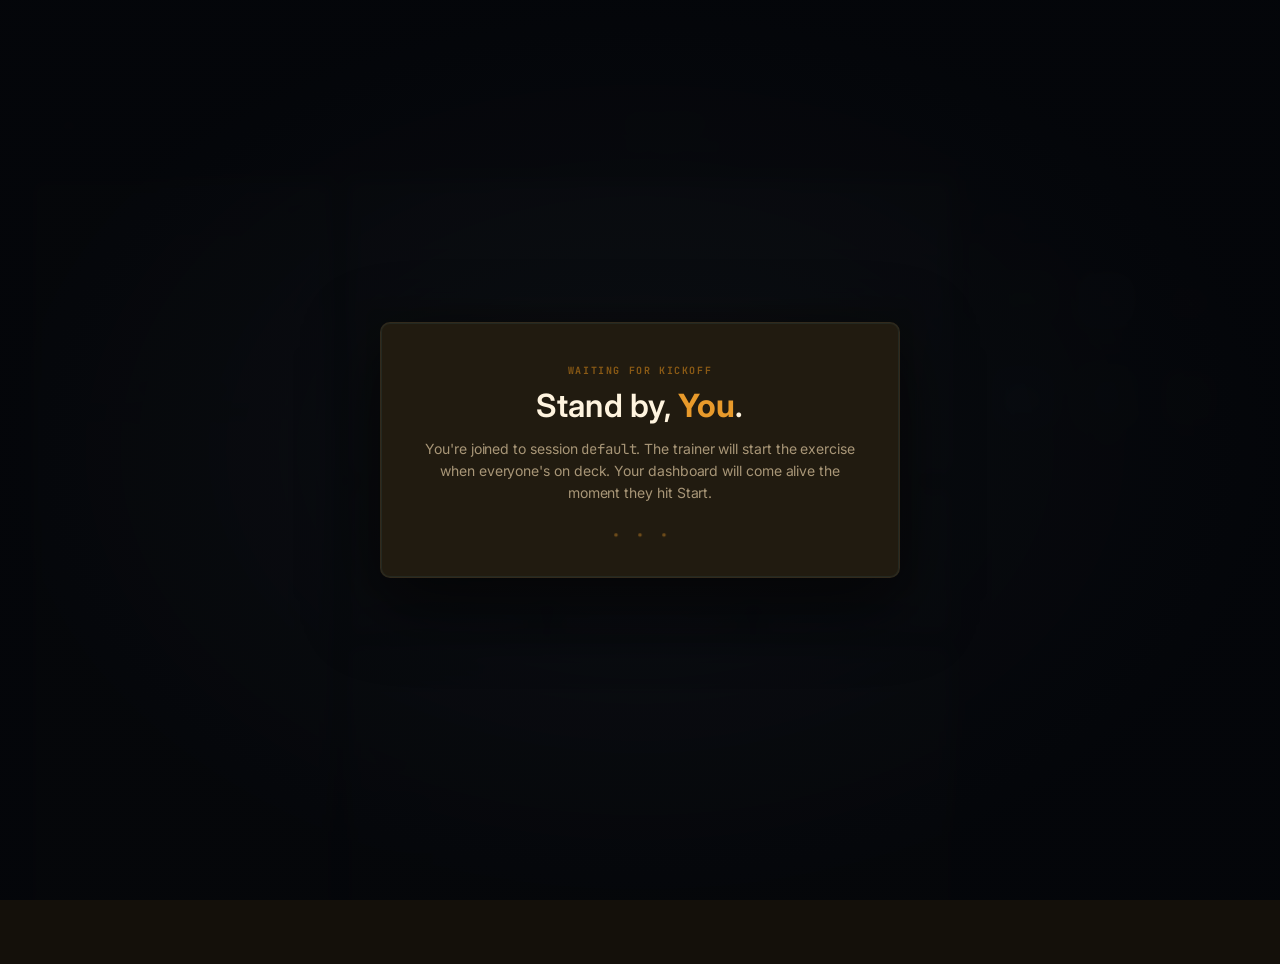
<file: student.html>
<!DOCTYPE html>
<html lang="en">
<head>
<meta charset="UTF-8">
<meta name="viewport" content="width=device-width, initial-scale=1.0">
<title>CCO Capstone — Student Workstation</title>
<link rel="stylesheet" href="css/styles.css">
<link rel="stylesheet" href="css/student.css">
</head>
<body class="student-body theme-deployed-amber">

<div class="topbar">
  <a class="brand" href="index.html">
    <div class="brand-mark">
      <svg viewBox="0 0 40 40" fill="none">
        <rect x="1" y="1" width="38" height="38" rx="4" stroke="#4FC3D7" stroke-width="1.5"/>
        <path d="M12 20 L18 26 L28 14" stroke="#4FC3D7" stroke-width="2" stroke-linecap="square" fill="none"/>
      </svg>
    </div>
    <div class="brand-text">
      <div class="name">Eagle Crest · Student Workstation</div>
      <div class="sub">455 AEW (P) · FOS Eagle Crest</div>
    </div>
  </a>
  <nav class="topbar-nav">
    <a href="index.html">Overview</a>
    <a href="trainer.html">Trainer</a>
    <a href="student.html" class="active">Student</a>
    <a href="inspector.html">Inspector</a>
    <a href="mobile.html">Mobile</a>
    <a href="join.html">Join</a>
    <a href="kdrive-manager.html">K Drive</a>
    <a href="builder.html">Builder</a>
  </nav>
  <div class="topbar-right">
    <div class="status-pill live">
      <div class="status-dot"></div>
      <span id="exercise-status">Exercise live</span>
    </div>
  </div>
</div>

<div class="student-main">

  <!-- v0.2.8: Persona bar — who is at this workstation + compact exercise clock -->
  <div class="persona-bar" id="persona-bar">
    <div class="persona-bar-left">
      <div class="persona-avatar" id="persona-avatar">??</div>
      <div class="persona-bar-text">
        <div class="micro" id="persona-bar-micro">You are</div>
        <div class="persona-bar-name" id="persona-bar-name">—</div>
      </div>
    </div>
    <div class="persona-bar-clock">
      <div class="micro">Exercise clock</div>
      <div class="mono ambient-clock-compact" id="ambient-clock">STANDBY</div>
      <div class="ambient-sub" id="ambient-sub">FOS Eagle Crest</div>
    </div>
    <div class="persona-bar-right">
      <div class="persona-bar-roles" id="persona-bar-roles"></div>
      <button class="btn btn-sm" id="persona-switch-btn">Switch</button>
    </div>
  </div>

  <!-- v0.2.14: Three-column layout — Inbox | Reading pane + Notes | Texts -->
  <div class="student-grid-v2">

    <!-- LEFT: email inbox list (Outlook-style) -->
    <aside class="student-left-col">
      <div class="panel inbox-panel outlook-inbox">
        <div class="panel-header panel-header-tight outlook-inbox-header">
          <div class="panel-header-title">
            <div class="outlook-inbox-title">Inbox</div>
          </div>
          <span class="outlook-mail-count" id="mail-count">0</span>
        </div>
        <div class="panel-body panel-body-tight">
          <div class="mail-col-list" id="mail-col-list">
            <div class="mail-empty-state outlook-empty">
              <div class="mail-empty-icon">
                <svg viewBox="0 0 48 48" fill="none"><rect x="6" y="12" width="36" height="24" rx="2" stroke="#0078D4" stroke-width="1.5"/><path d="M6 14l18 12L42 14" stroke="#0078D4" stroke-width="1.5"/></svg>
              </div>
              <div class="mail-empty-title">No messages</div>
              <div class="mail-empty-desc">Inbox will populate as the exercise runs.</div>
            </div>
          </div>
        </div>
      </div>
    </aside>

    <!-- MIDDLE: reading pane (email OR SMS thread) + notes below -->
    <main class="student-reading-col">
      <div class="panel reading-panel outlook-reading">
        <div id="reading-pane" class="reading-pane">
          <div class="reading-empty outlook-empty-reading">
            <svg viewBox="0 0 56 56" fill="none" style="width:48px;height:48px;margin-bottom:12px;opacity:0.35;"><rect x="6" y="10" width="44" height="36" rx="3" stroke="#0078D4" stroke-width="1.5"/><path d="M6 14l22 14L50 14" stroke="#0078D4" stroke-width="1.5"/></svg>
            <p style="color:#605E5C;font-size:13px;">Select an item to read</p>
          </div>
        </div>
      </div>

      <!-- Notes: burnt sticky notes beneath reading pane -->
      <div class="sticky-notes-tray" id="sticky-notes-tray">
        <div class="sticky-note sticky-note-1">
          <div class="sticky-note-header">
            <span class="sticky-note-label" id="notes-header">Notes</span>
          </div>
          <textarea id="notes-textarea" class="sticky-note-textarea" placeholder="Free-text notes. Autosaves per persona."></textarea>
        </div>
        <div class="sticky-note sticky-note-2">
          <div class="sticky-note-header">
            <span class="sticky-note-label">Actions Taken</span>
          </div>
          <textarea id="actions-textarea" class="sticky-note-textarea" placeholder="Log your actions here — what you did, when, who you called…"></textarea>
        </div>
        <div class="sticky-note sticky-note-3">
          <div class="sticky-note-header">
            <span class="sticky-note-label">Key Info</span>
          </div>
          <textarea id="keyinfo-textarea" class="sticky-note-textarea" placeholder="Phone numbers, account codes, POC names, deadlines…"></textarea>
        </div>
      </div>

      <!-- Shared drive: K Drive file browser -->
      <div class="kdrive-panel" id="kdrive-panel">
        <div class="kdrive-header">
          <div class="kdrive-header-left">
            <svg viewBox="0 0 20 20" fill="none" style="width:18px;height:18px;"><path d="M2 5a2 2 0 012-2h4l2 2h6a2 2 0 012 2v8a2 2 0 01-2 2H4a2 2 0 01-2-2V5z" stroke="#FFB900" stroke-width="1.3" fill="rgba(255,185,0,0.12)"/></svg>
            <span class="kdrive-title">K: Shared Drive</span>
          </div>
          <button class="kdrive-toggle-btn" id="kdrive-toggle-btn" title="Collapse/expand">▾</button>
        </div>
        <div class="kdrive-body" id="kdrive-body">
          <div class="kdrive-breadcrumb" id="kdrive-breadcrumb">
            <span class="kdrive-crumb kdrive-crumb-root" data-path="">K:</span>
          </div>
          <div class="kdrive-file-list" id="kdrive-file-list"></div>
        </div>
      </div>

    </main>

    <!-- RIGHT: Cell phone -->
    <aside class="student-phone-col">
      <div class="phone-frame">
        <!-- Fixed top: notch + status bar (always visible) -->
        <div class="phone-top">
          <div class="phone-notch"></div>
          <div class="phone-status-bar">
            <span class="phone-time" id="phone-time">--:--</span>
            <span class="phone-status-right">
              <svg class="phone-signal-bars" viewBox="0 0 16 12" fill="none"><rect x="0" y="9" width="3" height="3" rx="0.5" fill="#fff"/><rect x="4.5" y="6" width="3" height="6" rx="0.5" fill="#fff"/><rect x="9" y="3" width="3" height="9" rx="0.5" fill="#fff"/><rect x="13.5" y="0" width="3" height="12" rx="0.5" fill="rgba(255,255,255,0.3)"/></svg>
              <span class="phone-carrier-label">LTE</span>
              <svg class="phone-batt" viewBox="0 0 22 11"><rect x="0.5" y="0.5" width="18" height="10" rx="2" stroke="#fff" stroke-width="1" fill="none"/><rect x="19" y="3" width="2.5" height="5" rx="0.7" fill="#fff" opacity="0.5"/><rect x="2" y="2" width="12" height="7" rx="1" fill="#4CAF50"/></svg>
            </span>
          </div>
        </div>

        <!-- Switchable content area below status bar -->
        <div class="phone-body">

          <!-- HOME SCREEN -->
          <div class="phone-view phone-home" id="phone-home">
            <div class="phone-wallpaper"></div>
            <div class="phone-app-grid">
              <button class="phone-icon" data-app="messages" id="phone-icon-messages">
                <div class="phone-icon-img phone-icon-messages">
                  <svg viewBox="0 0 32 32" fill="none"><rect x="2" y="5" width="28" height="20" rx="4" fill="#34C759"/><path d="M16 21l-6 5v-5H6a4 4 0 01-4-4V9a4 4 0 014-4h20a4 4 0 014 4v8a4 4 0 01-4 4H16z" fill="#2DB84D"/><circle cx="10" cy="14" r="1.5" fill="#fff"/><circle cx="16" cy="14" r="1.5" fill="#fff"/><circle cx="22" cy="14" r="1.5" fill="#fff"/></svg>
                </div>
                <span class="phone-badge" id="phone-badge-messages" hidden>0</span>
                <span class="phone-icon-label">Messages</span>
              </button>
              <button class="phone-icon" data-app="signal" id="phone-icon-signal">
                <div class="phone-icon-img phone-icon-signal">
                  <svg viewBox="0 0 32 32" fill="none"><rect x="0" y="0" width="32" height="32" rx="7" fill="#3A76F0"/><path d="M16 5c-6 0-11 4.5-11 10 0 3.2 1.7 6 4.3 7.8L8 27l4.8-2.3c1 .3 2.1.5 3.2.5 6 0 11-4.5 11-10S22 5 16 5z" fill="#fff" opacity="0.95"/><circle cx="11" cy="15.5" r="1.3" fill="#3A76F0"/><circle cx="16" cy="15.5" r="1.3" fill="#3A76F0"/><circle cx="21" cy="15.5" r="1.3" fill="#3A76F0"/></svg>
                </div>
                <span class="phone-badge" id="phone-badge-signal" hidden>0</span>
                <span class="phone-icon-label">Relay</span>
              </button>
              <button class="phone-icon phone-icon-deco" data-app="camera">
                <div class="phone-icon-img phone-icon-camera">
                  <svg viewBox="0 0 32 32" fill="none"><rect x="0" y="0" width="32" height="32" rx="7" fill="#555"/><rect x="4" y="10" width="24" height="16" rx="3" fill="#777"/><circle cx="16" cy="18" r="5" stroke="#aaa" stroke-width="1.5" fill="none"/><circle cx="16" cy="18" r="2.5" fill="#aaa"/><rect x="11" y="7" width="10" height="4" rx="1.5" fill="#777"/></svg>
                </div>
                <span class="phone-icon-label">Camera</span>
              </button>
              <button class="phone-icon phone-icon-deco" data-app="mail">
                <div class="phone-icon-img phone-icon-mail">
                  <svg viewBox="0 0 32 32" fill="none"><rect x="0" y="0" width="32" height="32" rx="7" fill="#007AFF"/><rect x="5" y="9" width="22" height="15" rx="2" fill="#fff" opacity="0.95"/><path d="M5 11l11 7 11-7" stroke="#007AFF" stroke-width="1.5" fill="none"/></svg>
                </div>
                <span class="phone-icon-label">Mail</span>
              </button>
              <button class="phone-icon phone-icon-deco" data-app="maps">
                <div class="phone-icon-img phone-icon-maps">
                  <svg viewBox="0 0 32 32" fill="none"><rect x="0" y="0" width="32" height="32" rx="7" fill="#34C759"/><path d="M16 6C12 6 9 9.5 9 13.5 9 19 16 27 16 27s7-8 7-13.5C23 9.5 20 6 16 6z" fill="#fff" opacity="0.9"/><circle cx="16" cy="13.5" r="3" fill="#34C759"/></svg>
                </div>
                <span class="phone-icon-label">Maps</span>
              </button>
              <button class="phone-icon phone-icon-deco" data-app="settings">
                <div class="phone-icon-img phone-icon-settings">
                  <svg viewBox="0 0 32 32" fill="none"><rect x="0" y="0" width="32" height="32" rx="7" fill="#8E8E93"/><circle cx="16" cy="16" r="5" stroke="#fff" stroke-width="1.5" fill="none"/><circle cx="16" cy="16" r="2" fill="#fff"/><line x1="16" y1="4" x2="16" y2="8" stroke="#fff" stroke-width="1.5" stroke-linecap="round"/><line x1="16" y1="24" x2="16" y2="28" stroke="#fff" stroke-width="1.5" stroke-linecap="round"/><line x1="4" y1="16" x2="8" y2="16" stroke="#fff" stroke-width="1.5" stroke-linecap="round"/><line x1="24" y1="16" x2="28" y2="16" stroke="#fff" stroke-width="1.5" stroke-linecap="round"/></svg>
                </div>
                <span class="phone-icon-label">Settings</span>
              </button>
            </div>
          </div>

          <!-- MESSAGES APP VIEW -->
          <div class="phone-view phone-app-view" id="phone-app-messages" style="display:none;">
            <div class="phone-app-bar">
              <button class="phone-back-btn" data-back>&#8249;</button>
              <span class="phone-app-bar-title">Messages</span>
            </div>
            <div class="phone-app-content">
              <div class="texts-list" id="texts-list">
                <div class="muted text-center" style="padding: 24px 16px; font-size: 12px; color: #999;">
                  No SMS threads yet.
                </div>
              </div>
              <span class="mono muted" id="texts-count" style="display:none;">0</span>
            </div>
          </div>

          <!-- RELAY APP VIEW -->
          <div class="phone-view phone-app-view" id="phone-app-signal" style="display:none;">
            <div class="phone-app-bar phone-app-bar-relay">
              <button class="phone-back-btn" data-back id="relay-back-btn">&#8249;</button>
              <span class="phone-app-bar-title" id="relay-title">Relay</span>
            </div>
            <!-- Chat list (main relay screen) -->
            <div class="relay-chat-list" id="relay-chat-list"></div>
            <!-- Active chat view (hidden until a chat is tapped) -->
            <div class="signal-chat" id="signal-chat" style="display:none;"></div>
          </div>

        </div><!-- /.phone-body -->
        <div class="phone-home-bar"></div>
      </div>
    </aside>

  </div>
</div>

<!-- v0.2.8: Persona picker overlay — shown on first load when no persona is chosen -->
<div class="persona-overlay" id="persona-overlay" hidden>
  <div class="persona-overlay-card">
    <div class="persona-overlay-head">
      <div class="micro micro-accent">Pre-exercise · workstation sign-in</div>
      <h2>Who's at this laptop?</h2>
      <p class="muted" style="font-size: 13px;">Pick your name from the squadron roster. You'll only see inbox items routed to you (or to your additional duty) during the exercise.</p>
    </div>
    <div class="persona-overlay-list" id="persona-overlay-list"></div>
    <div class="persona-overlay-foot">
      <button class="btn btn-sm" id="persona-observe-btn">Observe all (trainer laptop)</button>
    </div>
  </div>
</div>

<script src="content/content-bundle.js"></script>
<script src="content/kdrive/kdrive-manifest.js"></script>
<script src="js/scenario-loader.js"></script>
<script src="js/engine.js"></script>
<script src="js/net-loader.js"></script>
<script src="js/student.js"></script>
</body>
</html>
</file>
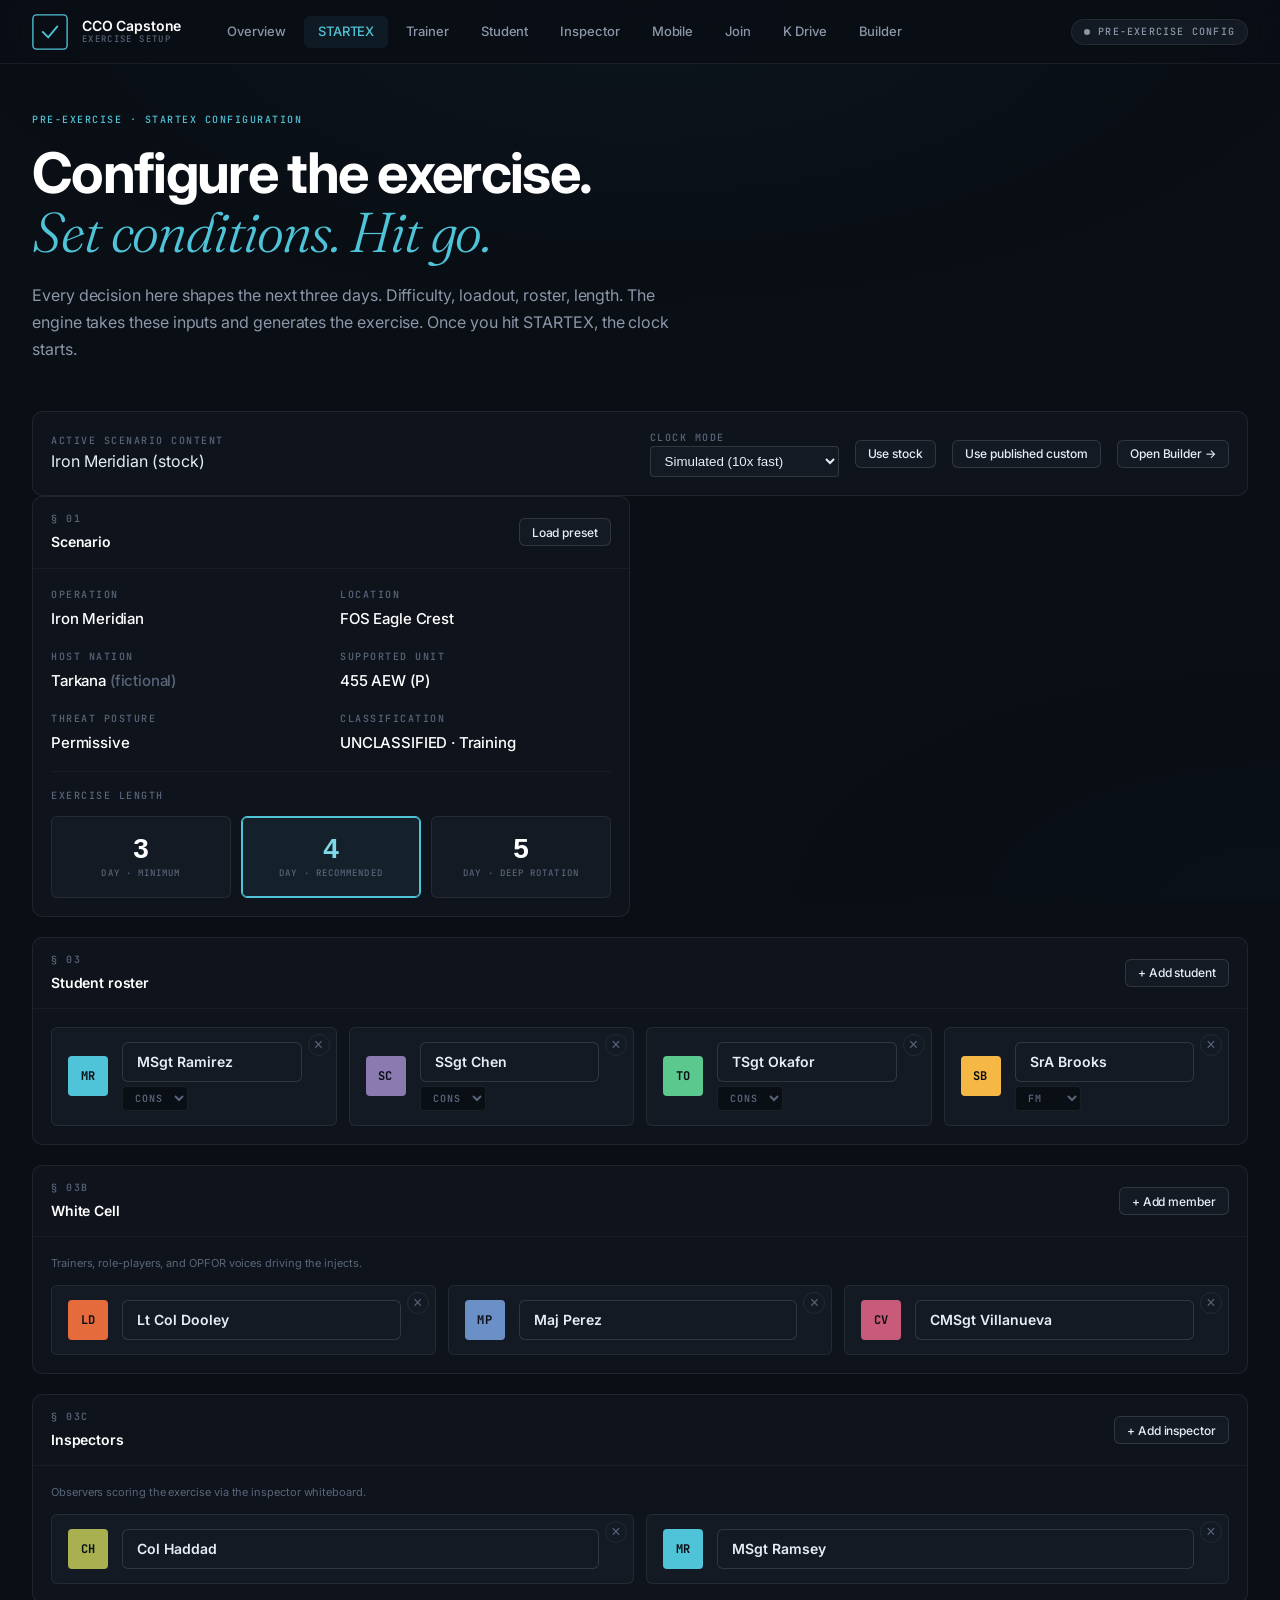
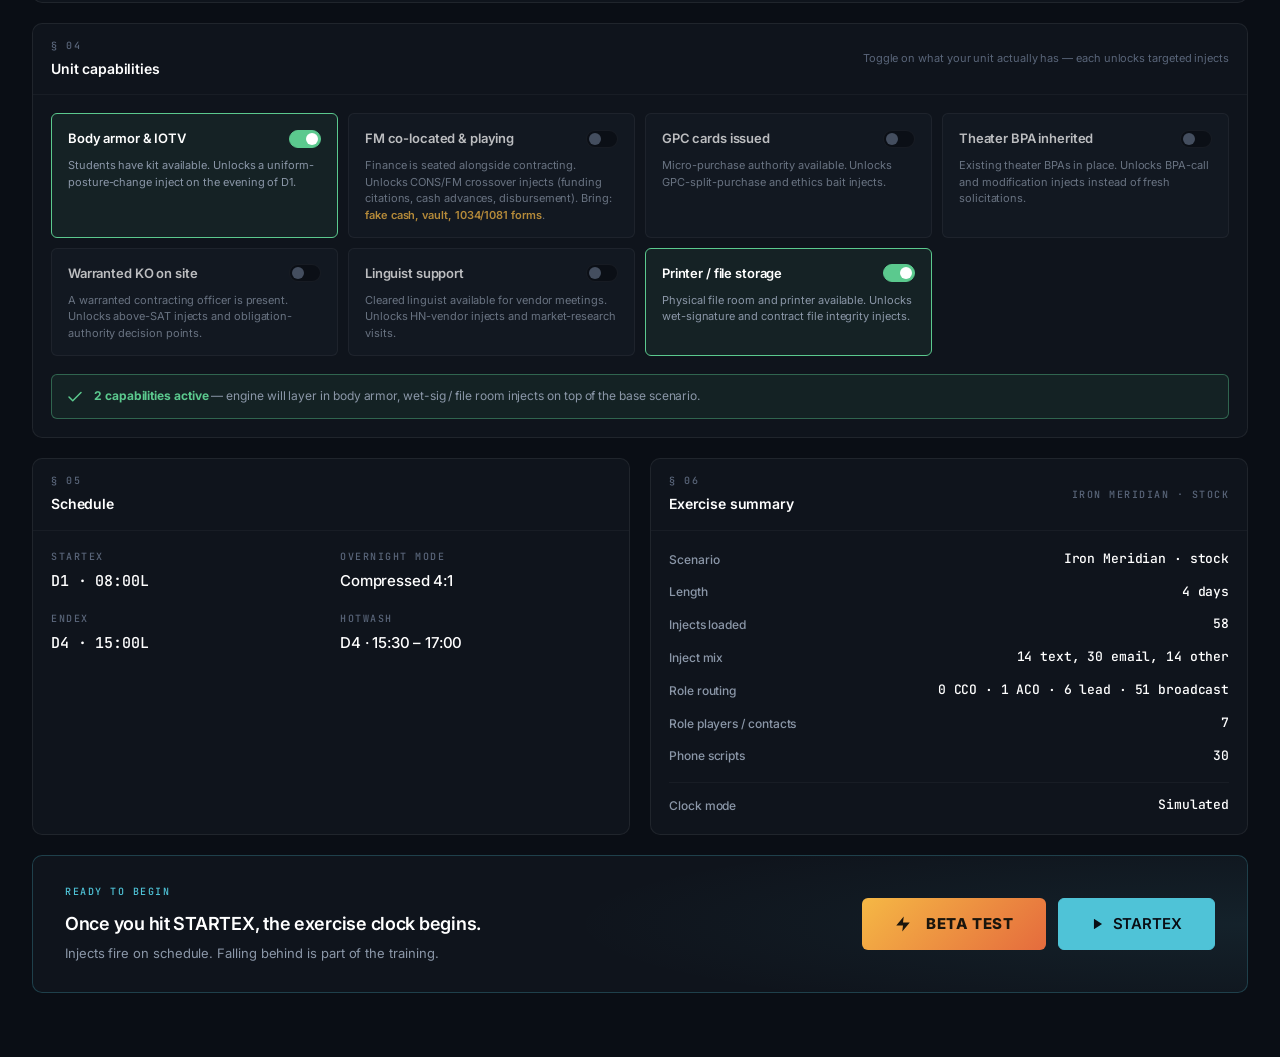
<file: trainer.html>
<!DOCTYPE html>
<html lang="en">
<head>
<meta charset="UTF-8">
<meta name="viewport" content="width=device-width, initial-scale=1.0">
<title>CCO Capstone — Trainer Dashboard</title>
<link rel="stylesheet" href="css/styles.css">
<link rel="stylesheet" href="css/trainer.css">
</head>
<body class="trainer-body theme-af-institutional">

<div class="topbar">
  <a class="brand" href="index.html">
    <div class="brand-mark">
      <svg viewBox="0 0 40 40" fill="none">
        <rect x="1" y="1" width="38" height="38" rx="4" stroke="#4FC3D7" stroke-width="1.5"/>
        <path d="M12 20 L18 26 L28 14" stroke="#4FC3D7" stroke-width="2" stroke-linecap="square" fill="none"/>
      </svg>
    </div>
    <div class="brand-text">
      <div class="name">Operation Iron Meridian</div>
      <div class="sub" id="scenario-sub">FOS Eagle Crest · 455 AEW (P) · <span id="difficulty-label">Amber</span></div>
    </div>
  </a>
  <nav class="topbar-nav">
    <a href="index.html">Overview</a>
    <a href="startex.html">STARTEX</a>
    <a href="trainer.html" class="active">Trainer</a>
    <a href="student.html">Student</a>
    <a href="inspector.html">Inspector</a>
    <a href="mobile.html">Mobile</a>
    <a href="join.html">Join</a>
    <a href="kdrive-manager.html">K Drive</a>
    <a href="builder.html">Builder</a>
  </nav>
  <div class="topbar-right">
    <div class="status-pill live" id="status-pill">
      <div class="status-dot"></div>
      <span id="exercise-status">Exercise live</span>
    </div>
  </div>
</div>

<!-- v0.2.9: Observer strip — always-visible reminder that the observer at
     the back of the room is evaluating the trainer's performance on the
     currently-focused (or most-recently-fired) inject. -->
<div class="observer-strip" id="observer-strip">
  <div class="container-wide">
    <div class="observer-strip-inner">
      <div class="observer-strip-eye" aria-hidden="true">
        <svg viewBox="0 0 24 24" fill="none" width="18" height="18">
          <path d="M1 12s4-8 11-8 11 8 11 8-4 8-11 8S1 12 1 12z" stroke="currentColor" stroke-width="1.6" stroke-linejoin="round"/>
          <circle cx="12" cy="12" r="3" stroke="currentColor" stroke-width="1.6"/>
        </svg>
      </div>
      <div class="observer-strip-label">
        <div class="micro">Observer is watching you on</div>
        <div class="observer-strip-inject" id="observer-strip-inject">—</div>
      </div>
      <div class="observer-strip-note" id="observer-strip-note">Pick an inject or wait for the next fire to see what the observer is grading.</div>
      <button class="btn btn-sm observer-strip-dismiss" id="observer-strip-dismiss" title="Collapse">−</button>
    </div>
  </div>
</div>

<!-- Command bar: big clock + controls -->
<div class="command-bar">
  <div class="container-wide">
    <div class="command-bar-inner">
      <div class="clock-block">
        <div class="micro">Exercise clock</div>
        <div class="clock-value mono" id="exercise-clock">D1 08:00</div>
      </div>

      <div class="command-stats">
        <div class="stat">
          <div class="micro">Day</div>
          <div class="stat-value mono" id="stat-day">1 / 4</div>
        </div>
        <div class="stat">
          <div class="micro">Injects fired</div>
          <div class="stat-value mono" id="stat-fired">0 / 2</div>
        </div>
        <div class="stat">
          <div class="micro">Active</div>
          <div class="stat-value mono" id="stat-active">0</div>
        </div>
        <div class="stat">
          <div class="micro">Flagged</div>
          <div class="stat-value mono" id="stat-flagged">0</div>
        </div>
        <div class="stat">
          <div class="micro">Pace</div>
          <div class="stat-value" id="stat-pace" style="color: var(--good);">On track</div>
        </div>
      </div>

      <div class="command-actions">
        <button class="btn bomb-btn" id="bomb-btn" title="Launch alarm — triggers ALARM RED on all student screens">
          <svg viewBox="0 0 24 24" fill="none" class="bomb-icon">
            <circle cx="12" cy="14" r="7" stroke="currentColor" stroke-width="1.8" fill="none"/>
            <path d="M12 7V4" stroke="currentColor" stroke-width="1.8" stroke-linecap="round"/>
            <path d="M12 4L15 1" stroke="currentColor" stroke-width="1.5" stroke-linecap="round"/>
            <path d="M14.5 2.5L16 4" stroke="#FF6B35" stroke-width="1.5" stroke-linecap="round"/>
            <path d="M15 1.5L17 2.5" stroke="#FF6B35" stroke-width="1.5" stroke-linecap="round"/>
            <circle cx="10" cy="12.5" r="1.2" fill="currentColor" opacity="0.3"/>
          </svg>
          <span class="bomb-label">ALARM RED</span>
        </button>
        <button class="btn" id="pause-btn">
          <svg viewBox="0 0 24 24" fill="none"><rect x="6" y="4" width="4" height="16" fill="currentColor"/><rect x="14" y="4" width="4" height="16" fill="currentColor"/></svg>
          Pause
        </button>
        <button class="btn" id="reset-btn">Reset</button>
        <button class="btn btn-danger" id="endex-btn">ENDEX</button>
      </div>
    </div>
  </div>
</div>

<div class="container-wide trainer-main">
  <div class="trainer-grid">

    <!-- LEFT: Timeline -->
    <div class="panel">
      <div class="panel-header">
        <div class="panel-header-title">
          <div class="micro">Inject timeline</div>
          <div class="title">Next 4 hours</div>
        </div>
      </div>
      <div class="panel-body panel-body-tight">
        <div class="timeline" id="timeline">
          <div class="panel-empty">Loading injects...</div>
        </div>
      </div>
    </div>

    <!-- CENTER: Active feed -->
    <div class="panel">
      <div class="panel-header">
        <div class="panel-header-title">
          <div class="micro">Active feed</div>
          <div class="title" id="active-count">Awaiting injects</div>
        </div>
        <button class="btn btn-sm" id="fire-next-btn">
          Fire next early
          <svg viewBox="0 0 24 24" fill="none"><path d="M5 12h14m0 0l-5-5m5 5l-5 5" stroke="currentColor" stroke-width="2" stroke-linecap="round" stroke-linejoin="round"/></svg>
        </button>
      </div>
      <div class="panel-body">
        <div id="active-feed">
          <div class="empty-state">
            <div class="empty-state-icon">
              <svg viewBox="0 0 48 48" fill="none"><circle cx="24" cy="24" r="20" stroke="currentColor" stroke-width="1.5"/><path d="M24 14v10l6 4" stroke="currentColor" stroke-width="1.5" stroke-linecap="round"/></svg>
            </div>
            <div class="empty-state-title">No active injects</div>
            <div class="empty-state-desc">The next inject will fire on schedule.</div>
          </div>
        </div>

        <div class="countdown-box hidden" id="countdown-box">
          <div class="micro">Next inject in</div>
          <div class="countdown-value mono" id="countdown-value">--:--:--</div>
          <div class="countdown-next" id="countdown-next">—</div>
        </div>
      </div>
    </div>

    <!-- RIGHT: Inbox preview + White cell + TLOs -->
    <div class="trainer-right-col">

      <div class="panel">
        <div class="panel-header">
          <div class="panel-header-title">
            <div class="micro">White cell controls</div>
            <div class="title">Push to students</div>
          </div>
        </div>
        <div class="panel-body">
          <div class="wc-grid">
            <button class="wc-btn" data-wc="call">
              <div class="wc-icon">
                <svg viewBox="0 0 24 24" fill="none"><path d="M22 16.92v3a2 2 0 01-2.18 2 19.79 19.79 0 01-8.63-3.07 19.5 19.5 0 01-6-6 19.79 19.79 0 01-3.07-8.67A2 2 0 014.11 2h3a2 2 0 012 1.72 12.84 12.84 0 00.7 2.81 2 2 0 01-.45 2.11L8.09 9.91a16 16 0 006 6l1.27-1.27a2 2 0 012.11-.45 12.84 12.84 0 002.81.7A2 2 0 0122 16.92z" stroke="currentColor" stroke-width="1.5" stroke-linejoin="round"/></svg>
              </div>
              <div class="wc-label">Customer call</div>
            </button>
            <button class="wc-btn" data-wc="email">
              <div class="wc-icon">
                <svg viewBox="0 0 24 24" fill="none"><rect x="3" y="5" width="18" height="14" rx="1" stroke="currentColor" stroke-width="1.5"/><path d="M3 7l9 6 9-6" stroke="currentColor" stroke-width="1.5"/></svg>
              </div>
              <div class="wc-label">Send email</div>
            </button>
            <button class="wc-btn" data-wc="sms">
              <div class="wc-icon">
                <svg viewBox="0 0 24 24" fill="none"><path d="M21 11.5a8.38 8.38 0 01-.9 3.8 8.5 8.5 0 01-7.6 4.7 8.38 8.38 0 01-3.8-.9L3 21l1.9-5.7a8.38 8.38 0 01-.9-3.8 8.5 8.5 0 014.7-7.6 8.38 8.38 0 013.8-.9h.5a8.48 8.48 0 018 8v.5z" stroke="currentColor" stroke-width="1.5" stroke-linejoin="round"/></svg>
              </div>
              <div class="wc-label">Send SMS</div>
            </button>
            <button class="wc-btn" data-wc="doc">
              <div class="wc-icon">
                <svg viewBox="0 0 24 24" fill="none"><path d="M14 2H6a2 2 0 00-2 2v16a2 2 0 002 2h12a2 2 0 002-2V8l-6-6z" stroke="currentColor" stroke-width="1.5" stroke-linejoin="round"/><path d="M14 2v6h6" stroke="currentColor" stroke-width="1.5"/></svg>
              </div>
              <div class="wc-label">Push doc</div>
            </button>
            <button class="wc-btn" data-wc="curveball">
              <div class="wc-icon">
                <svg viewBox="0 0 24 24" fill="none"><path d="M13 2L3 14h9l-1 8 10-12h-9l1-8z" stroke="currentColor" stroke-width="1.5" stroke-linejoin="round"/></svg>
              </div>
              <div class="wc-label">Curveball</div>
            </button>
            <button class="wc-btn" data-wc="flag">
              <div class="wc-icon">
                <svg viewBox="0 0 24 24" fill="none"><path d="M4 15s1-1 4-1 5 2 8 2 4-1 4-1V3s-1 1-4 1-5-2-8-2-4 1-4 1zM4 22v-7" stroke="currentColor" stroke-width="1.5" stroke-linejoin="round"/></svg>
              </div>
              <div class="wc-label">Flag hotwash</div>
            </button>
          </div>
        </div>
      </div>

      <!-- v0.2.9: Action queue — pending student asks -->
      <div class="panel">
        <div class="panel-header">
          <div class="panel-header-title">
            <div class="micro">Action queue</div>
            <div class="title"><span id="queue-count">0</span> pending</div>
          </div>
        </div>
        <div class="panel-body panel-body-tight">
          <div class="action-queue" id="action-queue">
            <div class="panel-empty">Quiet. Student questions will land here.</div>
          </div>
        </div>
      </div>

      <!-- v0.2.9: Inject focus — quick-fire templates for the selected inject -->
      <div class="panel">
        <div class="panel-header">
          <div class="panel-header-title">
            <div class="micro">Inject focus</div>
            <div class="title" id="focus-title">Pick an inject</div>
          </div>
        </div>
        <div class="panel-body panel-body-tight">
          <div class="focus-body" id="focus-body">
            <div class="panel-empty">Click an inject in the timeline or active feed to load its quick-fire options here.</div>
          </div>
        </div>
      </div>

      <!-- v0.2.8: Role assignments panel -->
      <div class="panel">
        <div class="panel-header">
          <div class="panel-header-title">
            <div class="micro">Delegation</div>
            <div class="title">Role assignments</div>
          </div>
        </div>
        <div class="panel-body panel-body-tight">
          <div class="team-roles-list" id="team-roles-list">
            <div class="panel-empty">Run STARTEX to load the roster, then assign a role to each student.</div>
          </div>
        </div>
      </div>

      <!-- v0.2.14: Personnel Status / KIA panel -->
      <div class="panel kia-panel-theme" id="kia-panel" style="display:none;">
        <div class="panel-header kia-panel-header">
          <div class="panel-header-title">
            <div class="micro kia-micro">White cell</div>
            <div class="title kia-title">Personnel status</div>
          </div>
        </div>
        <div class="panel-body panel-body-tight kia-panel-body" id="kia-panel-body">
          <div class="kia-empty-text">Run STARTEX to load the roster.</div>
        </div>
      </div>

      <div class="panel">
        <div class="panel-header">
          <div class="panel-header-title">
            <div class="micro">Student inbox mirror</div>
            <div class="title"><span id="inbox-count">0</span> messages</div>
          </div>
        </div>
        <div class="panel-body panel-body-tight">
          <div class="inbox-mirror" id="inbox-mirror">
            <div class="panel-empty">Empty</div>
          </div>
        </div>
      </div>

      <div class="panel">
        <div class="panel-header">
          <div class="panel-header-title">
            <div class="micro">TLO coverage</div>
            <div class="title">Assessed so far</div>
          </div>
        </div>
        <div class="panel-body">
          <div class="tlo-list">
            <div class="tlo-row"><div class="tlo-label">TLO 1 · Ethics</div><div class="tlo-bar"><div class="tlo-bar-fill" style="width: 33%;"></div></div><div class="tlo-count mono">1/3</div></div>
            <div class="tlo-row"><div class="tlo-label">TLO 2 · Predeploy</div><div class="tlo-bar"><div class="tlo-bar-fill" style="width: 33%;"></div></div><div class="tlo-count mono">1/3</div></div>
            <div class="tlo-row"><div class="tlo-label">TLO 3 · Standup</div><div class="tlo-bar"><div class="tlo-bar-fill" style="width: 50%;"></div></div><div class="tlo-count mono">2/4</div></div>
            <div class="tlo-row"><div class="tlo-label">TLO 4 · Execute</div><div class="tlo-bar"><div class="tlo-bar-fill" style="width: 0%;"></div></div><div class="tlo-count mono">0/5</div></div>
            <div class="tlo-row"><div class="tlo-label">TLO 5 · Redeploy</div><div class="tlo-bar"><div class="tlo-bar-fill" style="width: 0%;"></div></div><div class="tlo-count mono">0/3</div></div>
          </div>
        </div>
      </div>

    </div>

  </div>
</div>

<!-- Modal -->
<div class="modal-backdrop hidden" id="modal-backdrop">
  <div class="modal">
    <div class="modal-header">
      <div class="modal-title" id="modal-title">—</div>
      <button class="modal-close" id="modal-close">×</button>
    </div>
    <div class="modal-body" id="modal-body">—</div>
  </div>
</div>

<script src="content/content-bundle.js"></script>
<script src="js/scenario-loader.js"></script>
<script src="js/engine.js"></script>
<script src="js/net-loader.js"></script>
<script src="js/trainer.js"></script>
</body>
</html>
</file>
<file: css/styles.css>
/* ==========================================================================
   CCO CAPSTONE — DESIGN SYSTEM
   Direction: Modern defense contractor. Palantir/Anduril enterprise feel.
   Dark navy base, restrained cyan accent, hairline dividers, typographic
   hierarchy through scale and weight, elevation through background tone.
   ========================================================================== */

@import url('https://fonts.googleapis.com/css2?family=Inter:wght@400;500;600;700&family=JetBrains+Mono:wght@400;500;600&family=Fraunces:opsz,wght@9..144,300;9..144,400;9..144,500&display=swap');

:root {
  /* ----- Background stack (elevation through color) ----- */
  --bg-base: #0A0E15;           /* darkest — page background */
  --bg-surface: #0F141C;        /* one step up — main panels */
  --bg-raised: #141A24;         /* two steps — cards on panels */
  --bg-elevated: #1A212D;       /* three steps — hover/active */
  --bg-overlay: #1F2835;        /* four steps — modals, popovers */

  /* ----- Lines (hairlines only) ----- */
  --line-faint: rgba(255, 255, 255, 0.04);
  --line-soft: rgba(255, 255, 255, 0.07);
  --line-medium: rgba(255, 255, 255, 0.12);
  --line-strong: rgba(255, 255, 255, 0.18);

  /* ----- Text ----- */
  --text-primary: #E6EDF5;      /* body */
  --text-secondary: #8B97A8;    /* labels, meta */
  --text-tertiary: #596579;     /* hints, timestamps */
  --text-bright: #FFFFFF;       /* headers, emphasis */
  --text-inverse: #0A0E15;      /* on light/accent bg */

  /* ----- Accent (used with discipline) ----- */
  --accent: #4FC3D7;            /* primary cyan */
  --accent-bright: #7DD8E8;     /* hover */
  --accent-dim: #2A7A8A;        /* dim state */
  --accent-bg: rgba(79, 195, 215, 0.08);
  --accent-bg-strong: rgba(79, 195, 215, 0.15);
  --accent-line: rgba(79, 195, 215, 0.25);

  /* ----- Semantic ----- */
  --warn: #F5B845;
  --warn-bg: rgba(245, 184, 69, 0.1);
  --warn-line: rgba(245, 184, 69, 0.3);

  --alert: #F56565;
  --alert-bg: rgba(245, 101, 101, 0.1);
  --alert-line: rgba(245, 101, 101, 0.3);

  --good: #5BC98E;
  --good-bg: rgba(91, 201, 142, 0.1);
  --good-line: rgba(91, 201, 142, 0.3);

  /* ----- Typography ----- */
  --font-ui: 'Inter', system-ui, -apple-system, sans-serif;
  --font-mono: 'JetBrains Mono', 'SF Mono', Consolas, monospace;
  --font-display: 'Fraunces', Georgia, serif;

  /* ----- Radii ----- */
  --r-sm: 4px;
  --r-md: 6px;
  --r-lg: 10px;
  --r-xl: 14px;

  /* ----- Shadow (subtle, functional) ----- */
  --shadow-pop: 0 8px 32px rgba(0, 0, 0, 0.4), 0 2px 8px rgba(0, 0, 0, 0.3);
  --shadow-lift: 0 1px 0 rgba(255, 255, 255, 0.03) inset, 0 1px 2px rgba(0, 0, 0, 0.2);

  /* ----- Timing ----- */
  --ease: cubic-bezier(0.2, 0.8, 0.2, 1);
}

/* ==========================================================================
   RESET + BASE
   ========================================================================== */

*, *::before, *::after {
  box-sizing: border-box;
  margin: 0;
  padding: 0;
}

html {
  font-size: 16px;
  -webkit-font-smoothing: antialiased;
  -moz-osx-font-smoothing: grayscale;
  text-rendering: optimizeLegibility;
}

body {
  background: var(--bg-base);
  color: var(--text-primary);
  font-family: var(--font-ui);
  font-size: 14px;
  font-weight: 400;
  line-height: 1.6;
  letter-spacing: -0.005em;
  min-height: 100vh;
  overflow-x: hidden;
}

/* Ambient radial gradient — subtle atmospheric depth */
body::before {
  content: '';
  position: fixed;
  inset: 0;
  background:
    radial-gradient(ellipse 80% 50% at 50% 0%, rgba(79, 195, 215, 0.04), transparent 70%),
    radial-gradient(ellipse 60% 40% at 100% 100%, rgba(79, 195, 215, 0.02), transparent 70%);
  pointer-events: none;
  z-index: 0;
}

body > * {
  position: relative;
  z-index: 1;
}

/* ==========================================================================
   TYPOGRAPHY
   ========================================================================== */

h1, h2, h3, h4, h5, h6 {
  color: var(--text-bright);
  font-weight: 600;
  letter-spacing: -0.02em;
  line-height: 1.2;
}

h1 { font-size: 42px; font-weight: 700; letter-spacing: -0.03em; }
h2 { font-size: 28px; }
h3 { font-size: 20px; }
h4 { font-size: 16px; }
h5 { font-size: 14px; }

.display {
  font-family: var(--font-display);
  font-weight: 400;
  font-style: italic;
  letter-spacing: -0.02em;
}

p { color: var(--text-secondary); }

a {
  color: var(--accent);
  text-decoration: none;
  transition: color 150ms var(--ease);
}
a:hover { color: var(--accent-bright); }

/* Micro label — used everywhere for section headers, metadata */
.micro {
  font-family: var(--font-mono);
  font-size: 10px;
  font-weight: 500;
  text-transform: uppercase;
  letter-spacing: 0.15em;
  color: var(--text-tertiary);
}

.micro-accent {
  color: var(--accent);
}

.mono {
  font-family: var(--font-mono);
  font-variant-numeric: tabular-nums;
  letter-spacing: -0.01em;
}

.muted { color: var(--text-tertiary); }
.dim { color: var(--text-secondary); }
.bright { color: var(--text-bright); }

/* ==========================================================================
   LAYOUT PRIMITIVES
   ========================================================================== */

.app {
  min-height: 100vh;
  display: flex;
  flex-direction: column;
}

.container {
  width: 100%;
  max-width: 1440px;
  margin: 0 auto;
  padding: 0 32px;
}

.container-wide {
  width: 100%;
  max-width: 1680px;
  margin: 0 auto;
  padding: 0 24px;
}

/* Stacked spacing */
.stack > * + * { margin-top: 12px; }
.stack-lg > * + * { margin-top: 20px; }
.stack-xl > * + * { margin-top: 32px; }
.stack-tight > * + * { margin-top: 6px; }

/* ==========================================================================
   TOP BAR
   ========================================================================== */

.topbar {
  height: 64px;
  background: rgba(10, 14, 21, 0.85);
  backdrop-filter: blur(12px);
  -webkit-backdrop-filter: blur(12px);
  border-bottom: 1px solid var(--line-soft);
  display: flex;
  align-items: center;
  padding: 0 32px;
  gap: 32px;
  position: sticky;
  top: 0;
  z-index: 50;
}

.brand {
  display: flex;
  align-items: center;
  gap: 14px;
  text-decoration: none;
}

.brand-mark {
  width: 36px;
  height: 36px;
  position: relative;
  display: flex;
  align-items: center;
  justify-content: center;
}

.brand-mark svg {
  width: 100%;
  height: 100%;
}

.brand-text {
  display: flex;
  flex-direction: column;
  gap: 2px;
  line-height: 1.1;
}

.brand-text .name {
  font-size: 14px;
  font-weight: 600;
  color: var(--text-bright);
  letter-spacing: -0.01em;
}

.brand-text .sub {
  font-family: var(--font-mono);
  font-size: 9px;
  font-weight: 500;
  text-transform: uppercase;
  letter-spacing: 0.15em;
  color: var(--text-tertiary);
}

.topbar-nav {
  display: flex;
  align-items: center;
  gap: 4px;
  flex: 1;
}

.topbar-nav a {
  display: inline-flex;
  align-items: center;
  height: 32px;
  padding: 0 14px;
  font-size: 13px;
  font-weight: 500;
  color: var(--text-secondary);
  border-radius: var(--r-md);
  transition: all 150ms var(--ease);
}

.topbar-nav a:hover {
  color: var(--text-bright);
  background: var(--bg-raised);
}

.topbar-nav a.active {
  color: var(--accent);
  background: var(--accent-bg);
}
.topbar-nav a:focus-visible {
  outline: 2px solid var(--accent);
  outline-offset: -2px;
  border-radius: var(--r-sm);
}

.topbar-right {
  display: flex;
  align-items: center;
  gap: 16px;
  margin-left: auto;
}

/* ==========================================================================
   BUTTONS
   ========================================================================== */

.btn {
  display: inline-flex;
  align-items: center;
  justify-content: center;
  gap: 8px;
  height: 36px;
  padding: 0 16px;
  font-family: var(--font-ui);
  font-size: 13px;
  font-weight: 500;
  letter-spacing: -0.005em;
  color: var(--text-primary);
  background: var(--bg-raised);
  border: 1px solid var(--line-medium);
  border-radius: var(--r-md);
  cursor: pointer;
  transition: all 150ms var(--ease);
  white-space: nowrap;
  text-decoration: none;
}

.btn:hover {
  background: var(--bg-elevated);
  border-color: var(--line-strong);
  color: var(--text-bright);
  transform: translateY(-1px);
}

.btn:active { transform: translateY(0); }

/* Focus ring for keyboard navigation — all interactive elements */
.btn:focus-visible,
.wc-btn:focus-visible,
.contact-card:focus-visible,
.option-card:focus-visible {
  outline: 2px solid var(--accent);
  outline-offset: 2px;
}

.btn-primary {
  background: var(--accent);
  color: var(--text-inverse);
  border-color: var(--accent);
  font-weight: 600;
}

.btn-primary:hover {
  background: var(--accent-bright);
  border-color: var(--accent-bright);
  color: var(--text-inverse);
  box-shadow: 0 0 0 3px var(--accent-bg);
}

.btn-ghost {
  background: transparent;
  border-color: transparent;
  color: var(--text-secondary);
}

.btn-ghost:hover {
  background: var(--bg-raised);
  color: var(--text-bright);
  border-color: var(--line-soft);
}

.btn-danger {
  background: transparent;
  border-color: var(--alert-line);
  color: var(--alert);
}

.btn-danger:hover {
  background: var(--alert-bg);
  border-color: var(--alert);
  color: var(--alert);
}

.btn-lg {
  height: 44px;
  padding: 0 24px;
  font-size: 14px;
}

.btn-xl {
  height: 52px;
  padding: 0 32px;
  font-size: 15px;
  font-weight: 600;
}

.btn-icon {
  width: 36px;
  height: 36px;
  padding: 0;
}

.btn-sm {
  height: 28px;
  padding: 0 12px;
  font-size: 12px;
}

.btn svg {
  width: 14px;
  height: 14px;
  flex-shrink: 0;
}

/* ==========================================================================
   PANELS + CARDS
   ========================================================================== */

.panel {
  background: var(--bg-surface);
  border: 1px solid var(--line-soft);
  border-radius: var(--r-lg);
  overflow: hidden;
}

.panel-header {
  display: flex;
  align-items: center;
  justify-content: space-between;
  gap: 16px;
  padding: 14px 18px;
  border-bottom: 1px solid var(--line-faint);
}

.panel-header-title {
  display: flex;
  flex-direction: column;
  gap: 4px;
}

.panel-header-title .title {
  font-size: 14px;
  font-weight: 600;
  color: var(--text-bright);
  letter-spacing: -0.01em;
}

.panel-body {
  padding: 18px;
}

.panel-body-tight {
  padding: 10px;
}

.panel-body-none { padding: 0; }

/* Standardized empty state for panels */
.panel-empty {
  padding: 20px 12px;
  font-size: 11px;
  text-align: center;
  color: var(--text-tertiary);
}

.card {
  background: var(--bg-raised);
  border: 1px solid var(--line-faint);
  border-radius: var(--r-md);
  padding: 14px 16px;
  transition: all 150ms var(--ease);
}

.card-hover:hover {
  background: var(--bg-elevated);
  border-color: var(--line-soft);
}

/* ==========================================================================
   STATUS INDICATORS
   ========================================================================== */

.status-pill {
  display: inline-flex;
  align-items: center;
  gap: 8px;
  height: 26px;
  padding: 0 12px;
  background: var(--bg-raised);
  border: 1px solid var(--line-soft);
  border-radius: 100px;
  font-family: var(--font-mono);
  font-size: 10px;
  font-weight: 500;
  letter-spacing: 0.12em;
  text-transform: uppercase;
  color: var(--text-secondary);
}

.status-pill.live {
  color: var(--alert);
  border-color: var(--alert-line);
  background: var(--alert-bg);
}

.status-pill.active {
  color: var(--accent);
  border-color: var(--accent-line);
  background: var(--accent-bg);
}

.status-pill.ready {
  color: var(--good);
  border-color: var(--good-line);
  background: var(--good-bg);
}

.status-dot {
  width: 6px;
  height: 6px;
  border-radius: 50%;
  background: currentColor;
  flex-shrink: 0;
}

.status-pill.live .status-dot {
  box-shadow: 0 0 0 0 currentColor;
  animation: pulse 2s var(--ease) infinite;
}

@keyframes pulse {
  0% { box-shadow: 0 0 0 0 rgba(245, 101, 101, 0.6); }
  70% { box-shadow: 0 0 0 6px rgba(245, 101, 101, 0); }
  100% { box-shadow: 0 0 0 0 rgba(245, 101, 101, 0); }
}

/* ==========================================================================
   FORM ELEMENTS
   ========================================================================== */

input[type="text"],
input[type="number"],
input[type="email"],
textarea {
  width: 100%;
  height: 40px;
  padding: 0 14px;
  font-family: var(--font-ui);
  font-size: 14px;
  color: var(--text-primary);
  background: var(--bg-raised);
  border: 1px solid var(--line-medium);
  border-radius: var(--r-md);
  transition: all 150ms var(--ease);
}

textarea {
  height: auto;
  padding: 12px 14px;
  line-height: 1.5;
  resize: vertical;
}

input:focus, textarea:focus {
  outline: none;
  border-color: var(--accent);
  background: var(--bg-elevated);
  box-shadow: 0 0 0 3px var(--accent-bg);
}

/* ==========================================================================
   CONTACT PICKER — grid of tappable contact cards (for custom SMS modal)
   ========================================================================== */

.contact-picker {
  display: grid;
  grid-template-columns: repeat(2, 1fr);
  gap: 8px;
}

@media (max-width: 600px) {
  .contact-picker { grid-template-columns: 1fr; }
}

.contact-card {
  display: flex;
  align-items: center;
  gap: 12px;
  padding: 12px 14px;
  background: var(--bg-raised);
  border: 1px solid var(--line-soft);
  border-radius: var(--r-md);
  cursor: pointer;
  transition: all 150ms var(--ease);
  text-align: left;
  font-family: var(--font-ui);
  width: 100%;
}

.contact-card:hover {
  border-color: var(--line-strong);
  background: var(--bg-elevated);
}

.contact-card.selected {
  border-color: var(--accent);
  background: var(--accent-bg);
  box-shadow: 0 0 0 1px var(--accent) inset;
}

.contact-card-avatar {
  width: 36px;
  height: 36px;
  border-radius: 50%;
  display: flex;
  align-items: center;
  justify-content: center;
  font-family: var(--font-mono);
  font-size: 11px;
  font-weight: 700;
  color: white;
  flex-shrink: 0;
}

.contact-card-text {
  flex: 1;
  min-width: 0;
}

.contact-card-name {
  font-size: 13px;
  font-weight: 600;
  color: var(--text-bright);
  margin-bottom: 2px;
  white-space: nowrap;
  overflow: hidden;
  text-overflow: ellipsis;
}

.contact-card-title {
  font-size: 10px;
  color: var(--text-tertiary);
  font-family: var(--font-mono);
  letter-spacing: 0.05em;
  white-space: nowrap;
  overflow: hidden;
  text-overflow: ellipsis;
}

input[type="checkbox"],
input[type="radio"] {
  width: 16px;
  height: 16px;
  accent-color: var(--accent);
  cursor: pointer;
}

.field {
  display: flex;
  flex-direction: column;
  gap: 8px;
}

.field-label {
  font-family: var(--font-mono);
  font-size: 10px;
  font-weight: 500;
  text-transform: uppercase;
  letter-spacing: 0.15em;
  color: var(--text-tertiary);
}

/* Option cards (radio choice) */
.option-card {
  display: flex;
  gap: 12px;
  padding: 14px 16px;
  background: var(--bg-raised);
  border: 1px solid var(--line-soft);
  border-radius: var(--r-md);
  cursor: pointer;
  transition: all 150ms var(--ease);
}

.option-card:hover {
  border-color: var(--line-medium);
  background: var(--bg-elevated);
}

.option-card.selected {
  border-color: var(--accent);
  background: var(--accent-bg);
  box-shadow: 0 0 0 1px var(--accent) inset;
}

.option-card input {
  width: 16px;
  height: 16px;
  margin-top: 2px;
  flex-shrink: 0;
}

.option-card-title {
  font-size: 14px;
  font-weight: 600;
  color: var(--text-bright);
  margin-bottom: 2px;
}

.option-card-desc {
  font-size: 12px;
  color: var(--text-secondary);
  line-height: 1.5;
}

.option-card.selected .option-card-title {
  color: var(--accent-bright);
}

/* Toggle (for loadout modifiers) */
.toggle {
  display: flex;
  align-items: center;
  gap: 10px;
  padding: 12px 14px;
  background: var(--bg-raised);
  border: 1px solid var(--line-soft);
  border-radius: var(--r-md);
  cursor: pointer;
  font-size: 13px;
  font-weight: 500;
  color: var(--text-primary);
  transition: all 150ms var(--ease);
  user-select: none;
}

.toggle:hover {
  border-color: var(--line-medium);
}

.toggle-dot {
  width: 8px;
  height: 8px;
  border-radius: 50%;
  background: var(--line-strong);
  flex-shrink: 0;
  transition: all 150ms var(--ease);
}

.toggle.on {
  border-color: var(--accent-line);
  background: var(--accent-bg);
  color: var(--text-bright);
}

.toggle.on .toggle-dot {
  background: var(--accent);
  box-shadow: 0 0 8px var(--accent);
}

.toggle.off {
  border-color: var(--warn-line);
  background: var(--warn-bg);
  color: var(--warn);
}

.toggle.off .toggle-dot {
  background: var(--warn);
}

/* ==========================================================================
   BANNERS
   ========================================================================== */

.banner {
  display: flex;
  align-items: flex-start;
  gap: 12px;
  padding: 14px 16px;
  border-radius: var(--r-md);
  font-size: 13px;
  line-height: 1.5;
}

.banner-warn {
  background: var(--warn-bg);
  border: 1px solid var(--warn-line);
  color: var(--warn);
}

.banner-info {
  background: var(--accent-bg);
  border: 1px solid var(--accent-line);
  color: var(--accent);
}

.banner svg {
  width: 16px;
  height: 16px;
  flex-shrink: 0;
  margin-top: 1px;
}

/* ==========================================================================
   MODAL
   ========================================================================== */

.modal-backdrop {
  position: fixed;
  inset: 0;
  background: rgba(5, 8, 12, 0.75);
  backdrop-filter: blur(4px);
  -webkit-backdrop-filter: blur(4px);
  display: flex;
  align-items: center;
  justify-content: center;
  padding: 24px;
  z-index: 100;
}

.modal {
  background: var(--bg-surface);
  border: 1px solid var(--line-medium);
  border-radius: var(--r-lg);
  box-shadow: var(--shadow-pop);
  max-width: 680px;
  width: 100%;
  max-height: 85vh;
  overflow: hidden;
  display: flex;
  flex-direction: column;
}

.modal-header {
  padding: 20px 24px;
  border-bottom: 1px solid var(--line-soft);
  display: flex;
  justify-content: space-between;
  align-items: center;
  gap: 16px;
}

.modal-title {
  font-size: 16px;
  font-weight: 600;
  color: var(--text-bright);
}

.modal-close {
  width: 32px;
  height: 32px;
  background: transparent;
  border: 1px solid var(--line-soft);
  border-radius: var(--r-md);
  color: var(--text-secondary);
  font-size: 18px;
  line-height: 1;
  cursor: pointer;
  transition: all 150ms var(--ease);
  display: flex;
  align-items: center;
  justify-content: center;
}

.modal-close:hover {
  background: var(--bg-raised);
  color: var(--text-bright);
  border-color: var(--line-medium);
}

.modal-body {
  padding: 24px;
  overflow-y: auto;
  font-size: 14px;
  line-height: 1.6;
  color: var(--text-primary);
}

.modal-body h4 {
  font-family: var(--font-mono);
  font-size: 10px;
  font-weight: 500;
  text-transform: uppercase;
  letter-spacing: 0.15em;
  color: var(--text-tertiary);
  margin: 20px 0 10px;
}

.modal-body h4:first-child { margin-top: 0; }

.modal-body p { color: var(--text-primary); }
.modal-body p + p { margin-top: 10px; }

.modal-body ul {
  list-style: none;
  padding: 0;
  margin: 8px 0;
}

.modal-body li {
  position: relative;
  padding: 6px 0 6px 20px;
  font-size: 13px;
  color: var(--text-primary);
  line-height: 1.5;
}

.modal-body li::before {
  content: '';
  position: absolute;
  left: 4px;
  top: 14px;
  width: 4px;
  height: 4px;
  border-radius: 50%;
  background: var(--accent);
}

/* Phone script blocks inside modals */
.script-block {
  background: var(--bg-raised);
  border: 1px solid var(--line-soft);
  border-left: 2px solid var(--accent);
  border-radius: var(--r-md);
  padding: 14px 16px;
  margin: 10px 0;
}

.script-speaker {
  font-family: var(--font-mono);
  font-size: 10px;
  font-weight: 600;
  text-transform: uppercase;
  letter-spacing: 0.15em;
  color: var(--accent);
  margin-bottom: 6px;
}

.script-line {
  font-size: 13px;
  line-height: 1.6;
  color: var(--text-primary);
  font-style: italic;
}

.script-note {
  display: flex;
  gap: 10px;
  padding: 10px 14px;
  background: var(--warn-bg);
  border-left: 2px solid var(--warn);
  border-radius: var(--r-md);
  margin: 10px 0;
  font-size: 12px;
  color: var(--warn);
  line-height: 1.5;
}

/* ==========================================================================
   SCROLLBAR
   ========================================================================== */

::-webkit-scrollbar {
  width: 10px;
  height: 10px;
}

::-webkit-scrollbar-track {
  background: transparent;
}

::-webkit-scrollbar-thumb {
  background: var(--line-medium);
  border-radius: 100px;
  border: 2px solid var(--bg-base);
}

::-webkit-scrollbar-thumb:hover {
  background: var(--line-strong);
}

/* ==========================================================================
   UTILITIES
   ========================================================================== */

.flex { display: flex; }
.flex-col { display: flex; flex-direction: column; }
.items-center { align-items: center; }
.items-start { align-items: flex-start; }
.justify-between { justify-content: space-between; }
.gap-2 { gap: 8px; }
.gap-3 { gap: 12px; }
.gap-4 { gap: 16px; }
.gap-6 { gap: 24px; }

.grid { display: grid; }
.grid-2 { grid-template-columns: repeat(2, minmax(0, 1fr)); gap: 16px; }
.grid-3 { grid-template-columns: repeat(3, minmax(0, 1fr)); gap: 16px; }
.grid-auto { grid-template-columns: repeat(auto-fit, minmax(200px, 1fr)); gap: 12px; }

.hidden { display: none !important; }
.relative { position: relative; }
.w-full { width: 100%; }
.text-center { text-align: center; }
.text-right { text-align: right; }

.divider {
  height: 1px;
  background: var(--line-faint);
  margin: 16px 0;
}

/* ==========================================================================
   v0.2.11 Kickoff overlays — shared across trainer/student/inspector/mobile
   Renders on top of the role dashboard while session phase = 'pre-exercise'.
   Removed automatically on phase transition to 'cold-open'.
   ========================================================================== */

.kickoff-overlay {
  position: fixed;
  inset: 0;
  z-index: 9000;
  background: radial-gradient(ellipse at center, rgba(10,14,21,0.82) 0%, rgba(4,6,10,0.96) 70%);
  backdrop-filter: blur(6px);
  -webkit-backdrop-filter: blur(6px);
  display: flex;
  align-items: center;
  justify-content: center;
  padding: 24px;
  animation: kickoff-fade-in 0.4s ease;
}

@keyframes kickoff-fade-in {
  from { opacity: 0; }
  to   { opacity: 1; }
}

.kickoff-card {
  width: 100%;
  max-width: 720px;
  background: var(--bg-raised, rgba(20,26,36,0.95));
  border: 1px solid var(--line-soft);
  border-radius: var(--r-lg, 12px);
  box-shadow: 0 24px 72px rgba(0,0,0,0.6), 0 0 0 1px rgba(79,195,215,0.08) inset;
  padding: 36px 40px 32px;
}

.kickoff-head .micro,
.kickoff-head .micro-accent {
  text-transform: uppercase;
  letter-spacing: 0.14em;
  font-size: 10px;
  color: var(--accent, #4FC3D7);
  font-weight: 600;
}

.kickoff-title {
  margin: 8px 0 12px;
  font-size: 32px;
  font-weight: 600;
  color: var(--text-bright, #FFF);
  letter-spacing: 0.01em;
}
.kickoff-title .session-code {
  display: inline-block;
  padding: 2px 14px;
  margin-left: 8px;
  font-size: 26px;
  background: rgba(79,195,215,0.08);
  color: var(--accent, #4FC3D7);
  border: 1px solid var(--accent, #4FC3D7);
  border-radius: 8px;
  letter-spacing: 0.18em;
  font-weight: 700;
}
.kickoff-title strong {
  color: var(--accent, #4FC3D7);
  font-weight: 700;
}
.kickoff-sub {
  margin: 0 0 24px;
  font-size: 14px;
  color: var(--text-secondary, #AAB);
  line-height: 1.6;
}
.kickoff-sub strong { color: var(--text-bright, #FFF); font-weight: 600; }

.kickoff-roster {
  display: flex;
  flex-direction: column;
  gap: 6px;
  max-height: 260px;
  overflow-y: auto;
  padding: 12px;
  background: rgba(0,0,0,0.25);
  border: 1px solid var(--line-faint);
  border-radius: var(--r-md, 8px);
  margin-bottom: 24px;
}

.kickoff-row {
  display: flex;
  align-items: center;
  gap: 10px;
  padding: 8px 10px;
  background: rgba(255,255,255,0.02);
  border: 1px solid transparent;
  border-radius: var(--r-sm, 4px);
  font-size: 13px;
  transition: all 0.2s ease;
}
.kickoff-row.here {
  background: rgba(79,195,215,0.08);
  border-color: rgba(79,195,215,0.3);
}
.kickoff-row.waiting {
  opacity: 0.55;
}
.kickoff-dot {
  width: 10px;
  height: 10px;
  border-radius: 50%;
  flex-shrink: 0;
}
.kickoff-row.here .kickoff-dot {
  box-shadow: 0 0 10px currentColor;
  animation: kickoff-dot-pulse 1.6s ease-in-out infinite;
}
@keyframes kickoff-dot-pulse {
  0%, 100% { transform: scale(1); }
  50%      { transform: scale(1.2); }
}
.kickoff-name {
  flex: 0 0 180px;
  color: var(--text-bright);
  font-weight: 500;
}
.kickoff-role {
  flex: 1;
  color: var(--text-tertiary);
  font-size: 11px;
  text-transform: uppercase;
  letter-spacing: 0.06em;
}
.kickoff-status {
  font-family: var(--font-mono);
  font-size: 10px;
  text-transform: uppercase;
  color: var(--text-tertiary);
  letter-spacing: 0.08em;
}
.kickoff-row.here .kickoff-status {
  color: var(--accent);
}

.kickoff-foot {
  display: flex;
  justify-content: space-between;
  align-items: center;
  gap: 20px;
  padding-top: 20px;
  border-top: 1px solid var(--line-faint);
}
.kickoff-hint {
  flex: 1;
  font-size: 11px;
  color: var(--text-tertiary);
  line-height: 1.5;
}

/* Student variant — no roster, just waiting spinner */
.kickoff-card-student {
  text-align: center;
  max-width: 520px;
  padding: 40px 36px 36px;
}
.kickoff-student-spinner {
  display: flex;
  justify-content: center;
  gap: 12px;
  margin-top: 20px;
}
.kickoff-student-spinner .kickoff-pulse {
  width: 12px;
  height: 12px;
  border-radius: 50%;
  background: var(--accent);
  animation: kickoff-bounce 1.4s infinite ease-in-out both;
}
.kickoff-student-spinner .kickoff-pulse:nth-child(1) { animation-delay: -0.32s; }
.kickoff-student-spinner .kickoff-pulse:nth-child(2) { animation-delay: -0.16s; }
@keyframes kickoff-bounce {
  0%, 80%, 100% { transform: scale(0.3); opacity: 0.4; }
  40%           { transform: scale(1.0); opacity: 1; }
}

/* Mobile variant — fills the phone-sized screen directly */
.mobile-kickoff-overlay {
  position: fixed;
  inset: 0;
  z-index: 9000;
  background: linear-gradient(180deg, rgba(10,14,21,0.98) 0%, rgba(4,6,10,0.98) 100%);
  display: flex;
  align-items: center;
  justify-content: center;
  padding: 24px;
}
.mobile-kickoff-card {
  text-align: center;
  color: var(--text-bright);
}
.mobile-kickoff-title {
  margin-top: 8px;
  font-size: 22px;
  font-weight: 600;
  letter-spacing: 0.08em;
  color: var(--accent);
}
.mobile-kickoff-sub {
  margin: 10px 0 24px;
  font-size: 13px;
  color: var(--text-secondary);
}
.mobile-kickoff-pulse {
  display: flex;
  justify-content: center;
  gap: 10px;
}
.mobile-kickoff-pulse span {
  width: 10px;
  height: 10px;
  background: var(--accent);
  border-radius: 50%;
  animation: kickoff-bounce 1.4s infinite ease-in-out both;
}
.mobile-kickoff-pulse span:nth-child(1) { animation-delay: -0.32s; }
.mobile-kickoff-pulse span:nth-child(2) { animation-delay: -0.16s; }

/* ==========================================================================
   MOBILE RESPONSIVE — shared components
   ========================================================================== */

@media (max-width: 768px) {
  .container {
    padding: 0 12px;
  }
  .container-wide {
    padding: 0 8px;
  }
}

@media (max-width: 480px) {
  .container {
    padding: 0 8px;
  }
  .container-wide {
    padding: 0 6px;
  }

  /* Global nav: compact */
  .global-nav {
    padding: 0 8px;
    height: 48px;
  }
  .global-nav .nav-title {
    font-size: 12px;
  }
  .global-nav .nav-links {
    gap: 8px;
  }
  .global-nav .nav-links a {
    font-size: 10px;
    padding: 4px 8px;
  }

  /* Buttons: touch-friendly minimum size */
  .btn {
    min-height: 36px;
    padding: 6px 12px;
  }
  .btn-sm {
    min-height: 30px;
  }

  /* Modal: full-screen on phone */
  .modal-overlay .modal-card,
  .modal-card {
    width: 95vw;
    max-width: 95vw;
    max-height: 85vh;
    overflow-y: auto;
    margin: 20px auto;
  }

  /* Toast: wider */
  .toast-container .toast {
    max-width: 90vw;
    font-size: 12px;
  }
}
</file>
<file: css/overview.css>
/* ==========================================================================
   OVERVIEW PAGE — Hero, sections, product cards, architecture diagram
   ========================================================================== */

/* ----- HERO ----- */

.hero {
  padding: 96px 0 64px;
  position: relative;
  overflow: hidden;
}

.hero::before {
  content: '';
  position: absolute;
  top: -200px;
  left: 50%;
  transform: translateX(-50%);
  width: 900px;
  height: 900px;
  background: radial-gradient(circle, rgba(79, 195, 215, 0.08) 0%, transparent 50%);
  pointer-events: none;
  z-index: 0;
}

.hero-inner {
  position: relative;
  z-index: 1;
  max-width: 860px;
}

.hero-label {
  display: inline-flex;
  align-items: center;
  gap: 14px;
  padding: 8px 14px;
  background: var(--bg-raised);
  border: 1px solid var(--line-soft);
  border-radius: 100px;
  margin-bottom: 32px;
}

.hero-label-divider {
  width: 1px;
  height: 10px;
  background: var(--line-medium);
}

.hero-title {
  font-size: clamp(44px, 6vw, 76px);
  font-weight: 700;
  line-height: 1.02;
  letter-spacing: -0.035em;
  color: var(--text-bright);
  margin-bottom: 24px;
}

.hero-title .display {
  color: var(--accent);
  font-weight: 300;
}

.hero-lede {
  font-size: 18px;
  line-height: 1.6;
  color: var(--text-secondary);
  max-width: 680px;
  margin-bottom: 40px;
}

.hero-actions {
  display: flex;
  gap: 12px;
  margin-bottom: 64px;
  flex-wrap: wrap;
}

.hero-meta {
  display: grid;
  grid-template-columns: repeat(4, 1fr);
  gap: 24px;
  padding-top: 32px;
  border-top: 1px solid var(--line-soft);
  max-width: 720px;
}

@media (max-width: 700px) {
  .hero-meta { grid-template-columns: repeat(2, 1fr); }
}

.hero-meta-item .micro { margin-bottom: 6px; }

.hero-meta-value {
  font-size: 13px;
  font-weight: 500;
  color: var(--text-bright);
}

/* ----- SECTION STRUCTURE ----- */

.section {
  padding: 96px 0;
  position: relative;
}

.section-dark {
  background: var(--bg-surface);
  border-top: 1px solid var(--line-soft);
  border-bottom: 1px solid var(--line-soft);
}

.section-head {
  max-width: 760px;
  margin-bottom: 64px;
}

.section-head .micro { margin-bottom: 16px; display: block; }

.section-head h2 {
  margin-bottom: 20px;
}

.section-lede {
  font-size: 16px;
  line-height: 1.7;
  color: var(--text-secondary);
  max-width: 680px;
}

.section-lede + .section-lede { margin-top: 12px; }

/* ----- PRODUCTS GRID ----- */

.products-grid {
  display: grid;
  grid-template-columns: repeat(3, 1fr);
  gap: 20px;
}

@media (max-width: 1100px) {
  .products-grid { grid-template-columns: 1fr; }
}

.product-card {
  display: flex;
  flex-direction: column;
  padding: 32px 28px;
  background: var(--bg-raised);
  border: 1px solid var(--line-soft);
  border-radius: var(--r-lg);
  text-decoration: none;
  transition: all 250ms var(--ease);
  position: relative;
  overflow: hidden;
  min-height: 380px;
}

.product-card::before {
  content: '';
  position: absolute;
  top: 0;
  left: 0;
  right: 0;
  height: 1px;
  background: linear-gradient(90deg, transparent, var(--accent), transparent);
  opacity: 0;
  transition: opacity 250ms var(--ease);
}

.product-card:hover {
  background: var(--bg-elevated);
  border-color: var(--accent-line);
  transform: translateY(-4px);
  box-shadow: 0 20px 40px -20px rgba(0, 0, 0, 0.5), 0 0 0 1px var(--accent-line);
}

.product-card:hover::before { opacity: 1; }

.product-card-hero {
  background: linear-gradient(180deg, var(--bg-raised) 0%, var(--bg-surface) 100%);
  border-color: var(--accent-line);
}

.product-card-hero::before {
  opacity: 0.5;
}

.product-card-mark {
  width: 64px;
  height: 64px;
  display: flex;
  align-items: center;
  justify-content: center;
  margin-bottom: 28px;
  background: var(--bg-surface);
  border: 1px solid var(--line-soft);
  border-radius: var(--r-md);
}

.product-card-mark svg { width: 36px; height: 36px; }

.product-card-label {
  margin-bottom: 14px;
  display: flex;
  align-items: center;
  gap: 8px;
}

.pill-hot {
  display: inline-flex;
  align-items: center;
  height: 18px;
  padding: 0 8px;
  background: var(--accent);
  color: var(--text-inverse);
  font-size: 9px;
  font-weight: 700;
  letter-spacing: 0.08em;
  border-radius: 100px;
  text-transform: uppercase;
}

.product-card h3 {
  font-size: 24px;
  font-weight: 600;
  letter-spacing: -0.02em;
  margin-bottom: 12px;
  color: var(--text-bright);
}

.product-card p {
  font-size: 14px;
  line-height: 1.6;
  color: var(--text-secondary);
  flex: 1;
  margin-bottom: 24px;
}

.product-card-meta {
  display: flex;
  align-items: center;
  justify-content: space-between;
  padding-top: 20px;
  border-top: 1px solid var(--line-faint);
  font-size: 11px;
  color: var(--text-tertiary);
  text-transform: uppercase;
  letter-spacing: 0.08em;
}

.product-card-arrow {
  font-size: 18px;
  color: var(--accent);
  transition: transform 250ms var(--ease);
}

.product-card:hover .product-card-arrow {
  transform: translateX(4px);
}

/* ----- ARCHITECTURE DIAGRAM ----- */

.arch-diagram {
  max-width: 900px;
  margin: 0 auto;
  display: flex;
  flex-direction: column;
  align-items: center;
  gap: 20px;
}

.arch-layer {
  width: 100%;
  display: flex;
  flex-direction: column;
  gap: 14px;
}

.arch-layer-label {
  align-self: flex-start;
  margin-left: 8px;
}

.arch-boxes {
  display: grid;
  grid-template-columns: repeat(auto-fit, minmax(160px, 1fr));
  gap: 12px;
  width: 100%;
}

.arch-box {
  padding: 18px 20px;
  background: var(--bg-raised);
  border: 1px solid var(--line-soft);
  border-radius: var(--r-md);
  text-align: center;
}

.arch-box-wide {
  grid-column: 1 / -1;
}

.arch-box-content {
  background: var(--bg-raised);
}

.arch-box-engine {
  background: var(--accent-bg);
  border-color: var(--accent-line);
}

.arch-box-engine .arch-box-title {
  color: var(--accent-bright);
}

.arch-box-view {
  background: var(--bg-elevated);
  border-color: var(--line-medium);
}

.arch-box-title {
  font-size: 14px;
  font-weight: 600;
  color: var(--text-bright);
  margin-bottom: 4px;
}

.arch-box-sub {
  font-family: var(--font-mono);
  font-size: 10px;
  color: var(--text-tertiary);
  letter-spacing: 0.05em;
}

.arch-arrow {
  color: var(--accent);
  font-size: 20px;
  line-height: 1;
}

/* ----- FEATURES GRID ----- */

.features-grid {
  display: grid;
  grid-template-columns: repeat(3, 1fr);
  gap: 1px;
  background: var(--line-soft);
  border: 1px solid var(--line-soft);
  border-radius: var(--r-lg);
  overflow: hidden;
}

@media (max-width: 900px) {
  .features-grid { grid-template-columns: repeat(2, 1fr); }
}

@media (max-width: 600px) {
  .features-grid { grid-template-columns: 1fr; }
}

.feature {
  padding: 32px;
  background: var(--bg-base);
  transition: background 200ms var(--ease);
}

.feature:hover {
  background: var(--bg-surface);
}

.feature .micro { margin-bottom: 16px; display: block; }

.feature h4 {
  font-size: 17px;
  font-weight: 600;
  letter-spacing: -0.015em;
  color: var(--text-bright);
  margin-bottom: 10px;
  line-height: 1.35;
}

.feature p {
  font-size: 13px;
  line-height: 1.6;
  color: var(--text-secondary);
}

/* ----- DEMO CTA ----- */

.demo-cta {
  padding: 48px 48px;
  background: var(--bg-surface);
  border: 1px solid var(--line-soft);
  border-radius: var(--r-xl);
  display: grid;
  grid-template-columns: 1.2fr 1fr;
  gap: 48px;
  align-items: center;
  position: relative;
  overflow: hidden;
}

.demo-cta::before {
  content: '';
  position: absolute;
  top: -50%;
  right: -20%;
  width: 500px;
  height: 500px;
  background: radial-gradient(circle, rgba(79, 195, 215, 0.06) 0%, transparent 60%);
  pointer-events: none;
}

@media (max-width: 900px) {
  .demo-cta { grid-template-columns: 1fr; padding: 32px; }
}

.demo-cta-content { position: relative; z-index: 1; }
.demo-cta-content .micro { margin-bottom: 14px; display: block; }
.demo-cta-content h2 { margin-bottom: 14px; font-size: 30px; }
.demo-cta-content p {
  color: var(--text-secondary);
  font-size: 14px;
  line-height: 1.7;
}

.demo-cta-actions {
  position: relative;
  z-index: 1;
  display: flex;
  flex-direction: column;
  gap: 10px;
}

.demo-cta-actions .btn { justify-content: space-between; }

/* ----- FOOTER ----- */

.footer {
  padding: 48px 0 64px;
  border-top: 1px solid var(--line-soft);
  margin-top: 48px;
}

.footer-inner {
  display: flex;
  align-items: center;
  justify-content: space-between;
  gap: 24px;
  flex-wrap: wrap;
}

.footer-meta { text-align: right; }

/* ==========================================================================
   § 05 — CUSTOMIZE YOUR EXERCISE
   ========================================================================== */

.customize-grid {
  display: grid;
  grid-template-columns: repeat(3, 1fr);
  gap: 20px;
  margin-top: 40px;
}

@media (max-width: 1000px) {
  .customize-grid { grid-template-columns: 1fr 1fr; }
}
@media (max-width: 700px) {
  .customize-grid { grid-template-columns: 1fr; }
}

.customize-card {
  display: flex;
  flex-direction: column;
  background: var(--bg-surface);
  border: 1px solid var(--line-soft);
  border-radius: var(--r-md);
  padding: 28px 24px;
  text-decoration: none;
  color: inherit;
  transition: border-color 0.2s, box-shadow 0.2s, transform 0.15s;
  position: relative;
  overflow: hidden;
}

.customize-card::before {
  content: '';
  position: absolute;
  top: 0;
  left: 0;
  right: 0;
  height: 3px;
  background: linear-gradient(90deg, transparent, rgba(79,195,215,0.4), transparent);
  opacity: 0;
  transition: opacity 0.2s;
}

.customize-card:hover {
  border-color: rgba(79,195,215,0.3);
  box-shadow: 0 4px 20px rgba(0,0,0,0.15);
  transform: translateY(-2px);
}

.customize-card:hover::before { opacity: 1; }

.customize-card-muted {
  opacity: 0.85;
}
.customize-card-muted::before {
  background: linear-gradient(90deg, transparent, rgba(168,176,80,0.4), transparent);
}

.customize-card-icon {
  width: 56px;
  height: 56px;
  margin-bottom: 16px;
}

.customize-card-icon svg {
  width: 100%;
  height: 100%;
}

.customize-card-body h3 {
  font-size: 17px;
  font-weight: 700;
  margin-bottom: 8px;
  color: var(--text-bright);
}

.customize-card-body p {
  font-size: 13.5px;
  line-height: 1.6;
  color: var(--text-mid);
  margin-bottom: 16px;
  flex: 1;
}

.customize-card-actions {
  margin-top: auto;
}

.customize-card-link {
  font-size: 13px;
  font-weight: 600;
  color: #4FC3D7;
  letter-spacing: 0.2px;
  transition: color 0.15s;
}

.customize-card:hover .customize-card-link {
  color: #6DD4E4;
}
</file>
<file: css/trainer.css>
/* ==========================================================================
   TRAINER DASHBOARD
   ========================================================================== */

/* Command bar — big clock + stats + controls */

.command-bar {
  background: var(--bg-surface);
  border-bottom: 1px solid var(--line-soft);
  padding: 24px 0;
  position: sticky;
  top: 64px;
  z-index: 40;
  backdrop-filter: blur(12px);
  -webkit-backdrop-filter: blur(12px);
}

.command-bar-inner {
  display: flex;
  align-items: center;
  gap: 48px;
  flex-wrap: wrap;
}

.clock-block {
  display: flex;
  flex-direction: column;
  gap: 6px;
  padding-right: 40px;
  border-right: 1px solid var(--line-soft);
}

.clock-value {
  font-size: 44px;
  font-weight: 500;
  line-height: 1;
  letter-spacing: -0.02em;
  color: var(--text-bright);
  font-variant-numeric: tabular-nums;
}

.command-stats {
  display: flex;
  gap: 40px;
  flex: 1;
}

.stat {
  display: flex;
  flex-direction: column;
  gap: 6px;
}

.stat-value {
  font-size: 18px;
  font-weight: 500;
  color: var(--text-bright);
}

.command-actions {
  display: flex;
  gap: 8px;
}

/* ----- BOMB BUTTON ----- */

.bomb-btn {
  position: relative;
  background: linear-gradient(180deg, #2a1010 0%, #1a0808 100%) !important;
  border: 2px solid #8B0000 !important;
  color: #FF6B6B !important;
  padding: 8px 18px !important;
  gap: 8px;
  border-radius: 6px;
  cursor: pointer;
  transition: all 0.2s ease;
  overflow: hidden;
}
.bomb-btn::before {
  content: '';
  position: absolute;
  inset: 0;
  background: radial-gradient(circle at 50% 80%, rgba(255, 50, 50, 0.08), transparent 60%);
  pointer-events: none;
}
.bomb-btn:hover {
  border-color: #FF1744 !important;
  box-shadow: 0 0 20px rgba(255, 23, 68, 0.3), inset 0 0 15px rgba(255, 23, 68, 0.08);
  transform: translateY(-1px);
  color: #FF1744 !important;
}
.bomb-btn:active {
  transform: translateY(0);
  box-shadow: 0 0 10px rgba(255, 23, 68, 0.2);
}
.bomb-btn.on-cooldown {
  opacity: 0.4;
  cursor: not-allowed;
  border-color: #4a2020 !important;
  color: #884444 !important;
}
.bomb-btn.on-cooldown:hover {
  transform: none;
  box-shadow: none;
}
.bomb-icon {
  width: 18px;
  height: 18px;
}
.bomb-label {
  font-size: 12px;
  font-weight: 700;
  letter-spacing: 0.08em;
  text-transform: uppercase;
}
.bomb-cooldown-label {
  font-size: 10px;
  font-weight: 600;
  letter-spacing: 0.05em;
  color: #884444;
}

/* Confirm modal for bomb */
.bomb-confirm-overlay {
  position: fixed;
  inset: 0;
  z-index: 9999;
  display: flex;
  align-items: center;
  justify-content: center;
  background: rgba(0, 0, 0, 0.75);
  backdrop-filter: blur(4px);
}
.bomb-confirm-card {
  background: #1a0a0a;
  border: 2px solid #8B0000;
  border-radius: 12px;
  padding: 40px 48px;
  text-align: center;
  max-width: 420px;
  box-shadow: 0 0 60px rgba(255, 23, 68, 0.15);
}
.bomb-confirm-icon {
  width: 80px;
  height: 80px;
  margin: 0 auto 20px;
}
.bomb-confirm-icon svg {
  width: 100%;
  height: 100%;
}
.bomb-confirm-title {
  font-size: 28px;
  font-weight: 900;
  color: #FF1744;
  text-transform: uppercase;
  letter-spacing: 0.06em;
  margin-bottom: 12px;
}
.bomb-confirm-desc {
  font-size: 14px;
  color: #FFCDD2;
  line-height: 1.6;
  margin-bottom: 32px;
}
.bomb-confirm-actions {
  display: flex;
  gap: 12px;
  justify-content: center;
}
.bomb-confirm-launch {
  padding: 12px 36px;
  background: #B71C1C;
  border: 2px solid #FF1744;
  border-radius: 6px;
  color: #fff;
  font-size: 15px;
  font-weight: 800;
  text-transform: uppercase;
  letter-spacing: 0.08em;
  cursor: pointer;
  transition: background 0.15s, box-shadow 0.15s;
  animation: bombBtnPulse 2s ease-in-out infinite;
}
@keyframes bombBtnPulse {
  0%, 100% { box-shadow: 0 0 10px rgba(255, 23, 68, 0.3); }
  50%      { box-shadow: 0 0 25px rgba(255, 23, 68, 0.6); }
}
.bomb-confirm-launch:hover {
  background: #D32F2F;
  box-shadow: 0 0 30px rgba(255, 23, 68, 0.5);
}
.bomb-confirm-cancel {
  padding: 12px 28px;
  background: transparent;
  border: 1px solid #555;
  border-radius: 6px;
  color: #999;
  font-size: 14px;
  font-weight: 600;
  cursor: pointer;
}
.bomb-confirm-cancel:hover {
  border-color: #888;
  color: #ccc;
}

/* ----- Main grid layout ----- */

.trainer-main {
  padding: 24px 0 64px;
}

.trainer-grid {
  display: grid;
  grid-template-columns: 320px 1fr 340px;
  gap: 20px;
  align-items: flex-start;
}

@media (max-width: 1300px) {
  .trainer-grid {
    grid-template-columns: 280px 1fr;
  }
  .trainer-right-col {
    grid-column: 1 / -1;
    display: grid;
    grid-template-columns: repeat(3, 1fr);
    gap: 20px;
  }
}

@media (max-width: 900px) {
  .trainer-grid {
    grid-template-columns: 1fr;
  }
  .trainer-right-col {
    grid-template-columns: 1fr;
  }
}

.trainer-right-col {
  display: flex;
  flex-direction: column;
  gap: 20px;
}

/* ----- Timeline ----- */

.timeline {
  display: flex;
  flex-direction: column;
  padding: 4px;
}

.timeline-item {
  display: flex;
  align-items: flex-start;
  gap: 12px;
  padding: 12px 14px;
  border-radius: var(--r-md);
  cursor: pointer;
  position: relative;
  transition: all 150ms var(--ease);
  margin-bottom: 2px;
}

.timeline-item:hover {
  background: var(--bg-raised);
}

.timeline-item::before {
  content: '';
  position: absolute;
  left: 0;
  top: 0;
  bottom: 0;
  width: 2px;
  background: var(--line-soft);
  border-radius: 2px;
}

.timeline-item.past::before { background: var(--good-line); }
.timeline-item.live::before { background: var(--accent); box-shadow: 0 0 8px var(--accent); }
.timeline-item.next::before { background: var(--warn-line); }
.timeline-item.curveball::before { background: var(--warn); box-shadow: 0 0 6px var(--warn); }
.timeline-item.curveball .timeline-id { color: var(--warn); }

.timeline-time {
  font-family: var(--font-mono);
  font-size: 11px;
  font-weight: 500;
  color: var(--text-tertiary);
  min-width: 42px;
  flex-shrink: 0;
  padding-top: 1px;
  letter-spacing: -0.01em;
}

.timeline-item.live .timeline-time { color: var(--accent); }
.timeline-item.past .timeline-time { color: var(--good); }

.timeline-content { min-width: 0; flex: 1; }

.timeline-id {
  font-family: var(--font-mono);
  font-size: 9px;
  font-weight: 500;
  color: var(--text-tertiary);
  letter-spacing: 0.08em;
  text-transform: uppercase;
  margin-bottom: 2px;
}

.timeline-title {
  font-size: 12px;
  font-weight: 500;
  color: var(--text-primary);
  line-height: 1.4;
}

.timeline-item.live .timeline-title { color: var(--text-bright); font-weight: 600; }
.timeline-item.past { opacity: 0.55; }

/* ----- Active feed ----- */

.empty-state {
  display: flex;
  flex-direction: column;
  align-items: center;
  justify-content: center;
  padding: 48px 24px;
  text-align: center;
  color: var(--text-tertiary);
}

.empty-state-icon {
  width: 48px;
  height: 48px;
  color: var(--line-strong);
  margin-bottom: 16px;
}

.empty-state-title {
  font-size: 14px;
  font-weight: 500;
  color: var(--text-secondary);
  margin-bottom: 4px;
}

.empty-state-desc {
  font-size: 12px;
  color: var(--text-tertiary);
}

.inject-card {
  background: var(--bg-raised);
  border: 1px solid var(--line-soft);
  border-left: 3px solid var(--accent);
  border-radius: var(--r-md);
  padding: 20px 22px;
  margin-bottom: 14px;
  position: relative;
  overflow: hidden;
}

.inject-card::before {
  content: '';
  position: absolute;
  inset: 0;
  background: radial-gradient(ellipse 60% 40% at 0% 0%, rgba(79, 195, 215, 0.04) 0%, transparent 60%);
  pointer-events: none;
}

.inject-card-header {
  display: flex;
  align-items: flex-start;
  justify-content: space-between;
  gap: 16px;
  margin-bottom: 12px;
  position: relative;
}

.inject-card-meta {
  display: flex;
  align-items: center;
  gap: 10px;
  font-family: var(--font-mono);
  font-size: 10px;
  font-weight: 500;
  color: var(--accent);
  text-transform: uppercase;
  letter-spacing: 0.12em;
  margin-bottom: 8px;
}

.inject-card-meta .dot {
  width: 6px;
  height: 6px;
  background: var(--accent);
  border-radius: 50%;
  box-shadow: 0 0 8px var(--accent);
  animation: pulse-soft 2s var(--ease) infinite;
}

@keyframes pulse-soft {
  0%, 100% { opacity: 1; }
  50% { opacity: 0.4; }
}

.inject-card-title {
  font-size: 18px;
  font-weight: 600;
  color: var(--text-bright);
  letter-spacing: -0.015em;
  line-height: 1.3;
}

.inject-card-body {
  font-size: 13px;
  color: var(--text-primary);
  line-height: 1.65;
  margin-bottom: 16px;
  position: relative;
}

.inject-card-actions {
  display: flex;
  gap: 6px;
  flex-wrap: wrap;
  position: relative;
  padding-top: 14px;
  border-top: 1px solid var(--line-faint);
}

.inject-card-actions .btn {
  height: 30px;
  padding: 0 12px;
  font-size: 11px;
  background: transparent;
  border-color: var(--line-medium);
  color: var(--text-secondary);
}

.inject-card-actions .btn:hover {
  background: var(--bg-elevated);
  color: var(--text-bright);
  border-color: var(--accent-line);
}

.inject-card-actions .btn svg {
  width: 12px;
  height: 12px;
}

/* ----- Countdown ----- */

.countdown-box {
  padding: 24px;
  background: var(--bg-raised);
  border: 1px dashed var(--line-medium);
  border-radius: var(--r-md);
  text-align: center;
  margin-top: 14px;
}

.countdown-box .micro {
  margin-bottom: 10px;
}

.countdown-value {
  font-size: 36px;
  font-weight: 500;
  color: var(--text-bright);
  line-height: 1;
  margin-bottom: 8px;
  font-variant-numeric: tabular-nums;
  letter-spacing: -0.02em;
}

.countdown-next {
  font-size: 12px;
  color: var(--text-secondary);
  font-family: var(--font-mono);
}

/* ----- White cell control grid ----- */

.wc-grid {
  display: grid;
  grid-template-columns: repeat(3, 1fr);
  gap: 8px;
}

.wc-btn {
  display: flex;
  flex-direction: column;
  align-items: center;
  justify-content: center;
  gap: 10px;
  padding: 18px 10px;
  height: auto;
  background: var(--bg-raised);
  border: 1px solid var(--line-soft);
  border-radius: var(--r-md);
  cursor: pointer;
  transition: all 150ms var(--ease);
  color: var(--text-secondary);
}

.wc-btn:hover {
  background: var(--bg-elevated);
  border-color: var(--accent-line);
  color: var(--accent);
  transform: translateY(-1px);
}

.wc-icon {
  width: 22px;
  height: 22px;
  display: flex;
  align-items: center;
  justify-content: center;
}

.wc-icon svg {
  width: 22px;
  height: 22px;
}

.wc-label {
  font-size: 10px;
  font-weight: 500;
  text-transform: uppercase;
  letter-spacing: 0.08em;
  text-align: center;
}

/* ----- Inbox mirror ----- */

.inbox-mirror {
  display: flex;
  flex-direction: column;
  padding: 4px;
}

.inbox-mirror-item {
  padding: 10px 12px;
  border-radius: var(--r-sm);
  cursor: pointer;
  transition: background 150ms var(--ease);
  margin-bottom: 2px;
  border-left: 2px solid transparent;
}

.inbox-mirror-item:hover { background: var(--bg-raised); }

.inbox-mirror-item.unread {
  border-left-color: var(--accent);
  background: var(--accent-bg);
}

.inbox-mirror-from {
  font-size: 12px;
  font-weight: 600;
  color: var(--text-bright);
  margin-bottom: 2px;
}

.inbox-mirror-subject {
  font-size: 11px;
  color: var(--text-secondary);
  overflow: hidden;
  text-overflow: ellipsis;
  white-space: nowrap;
}

/* ----- TLO coverage ----- */

.tlo-list {
  display: flex;
  flex-direction: column;
  gap: 12px;
}

.tlo-row {
  display: grid;
  grid-template-columns: 110px 1fr 40px;
  align-items: center;
  gap: 12px;
}

.tlo-label {
  font-size: 11px;
  font-weight: 500;
  color: var(--text-secondary);
}

.tlo-bar {
  height: 4px;
  background: var(--bg-elevated);
  border-radius: 100px;
  overflow: hidden;
}

.tlo-bar-fill {
  height: 100%;
  background: var(--accent);
  border-radius: 100px;
  transition: width 500ms var(--ease);
}

.tlo-count {
  font-size: 10px;
  color: var(--text-tertiary);
  text-align: right;
}

/* ==========================================================================
   THEME: AF INSTITUTIONAL (Blue / Silver)
   Scoped to body.trainer-body — overrides the shared tokens from styles.css
   so the trainer view reads as an HQ / wing-ops environment while the
   student view reads as an expeditionary deployed terminal.
   ========================================================================== */

body.trainer-body {
  /* Deep navy base with a slight cool tilt, like an HQ briefing room */
  --bg-base: #070D1C;
  --bg-surface: #0C1528;
  --bg-raised: #111C33;
  --bg-elevated: #16243F;
  --bg-overlay: #1C2D4D;

  /* Silver lines — cooler, more formal than neutral whites */
  --line-faint: rgba(180, 200, 225, 0.05);
  --line-soft: rgba(180, 200, 225, 0.09);
  --line-medium: rgba(180, 200, 225, 0.16);
  --line-strong: rgba(180, 200, 225, 0.24);

  /* Text shifts slightly warmer-silver */
  --text-primary: #E4EBF5;
  --text-secondary: #8FA1BD;
  --text-tertiary: #5A6B88;
  --text-bright: #FFFFFF;

  /* Primary accent → USAF blue; secondary → silver */
  --accent: #4A90E2;          /* Air Force blue */
  --accent-bright: #6FA8EA;
  --accent-dim: #2B5D96;
  --accent-bg: rgba(74, 144, 226, 0.08);
  --accent-bg-strong: rgba(74, 144, 226, 0.16);
  --accent-line: rgba(74, 144, 226, 0.3);

  /* Silver as a secondary accent for stat values, rules, metal bits */
  --silver: #C0C9D6;
  --silver-dim: #8993A4;
  --silver-line: rgba(192, 201, 214, 0.22);
}

/* Atmospheric gradient — swap cyan wash for a cool blue institutional wash */
body.trainer-body::before {
  background:
    radial-gradient(ellipse 80% 55% at 50% 0%, rgba(74, 144, 226, 0.09), transparent 70%),
    radial-gradient(ellipse 60% 40% at 100% 100%, rgba(192, 201, 214, 0.03), transparent 70%),
    linear-gradient(180deg, rgba(74, 144, 226, 0.02), transparent 40%);
}

/* Topbar reads as a command HQ header — thicker rule, silver hairline */
body.trainer-body .topbar {
  background: linear-gradient(180deg, #0A1428 0%, #0C1528 100%);
  border-bottom: 1px solid var(--silver-line);
  box-shadow: 0 1px 0 rgba(74, 144, 226, 0.08);
}

/* Brand mark gets the AF blue treatment */
body.trainer-body .brand-mark svg rect { stroke: var(--accent) !important; }
body.trainer-body .brand-mark svg path { stroke: var(--accent) !important; }
body.trainer-body .brand .name {
  color: var(--text-bright);
  letter-spacing: 0.01em;
}

/* Topbar nav active link */
body.trainer-body .topbar-nav a.active {
  color: var(--accent);
  border-bottom-color: var(--accent);
}

/* Command bar — institutional band with silver pinstripe above & below */
body.trainer-body .command-bar {
  background:
    linear-gradient(180deg, rgba(74, 144, 226, 0.04), transparent 60%),
    var(--bg-surface);
  border-top: 1px solid var(--silver-line);
  border-bottom: 1px solid var(--silver-line);
  box-shadow:
    inset 0 1px 0 rgba(192, 201, 214, 0.05),
    0 1px 0 rgba(74, 144, 226, 0.08);
}

/* Big exercise clock gets a subtle silver shine */
body.trainer-body .clock-value {
  color: var(--silver);
  text-shadow: 0 0 24px rgba(74, 144, 226, 0.18);
}

/* Stat values take on a tabular institutional feel */
body.trainer-body .stat-value {
  color: var(--silver);
  font-variant-numeric: tabular-nums;
}

/* Cards: very slight blue tint, silver hairline on top — like ribbon bars */
body.trainer-body .card,
body.trainer-body .panel {
  background: var(--bg-surface);
  border: 1px solid var(--line-soft);
  box-shadow:
    inset 0 1px 0 rgba(192, 201, 214, 0.04),
    0 1px 0 rgba(0, 0, 0, 0.2);
}
body.trainer-body .card:hover {
  border-color: var(--accent-line);
}

/* Status pill (live) — keep the green but add a silver ring */
body.trainer-body .status-pill.live {
  border-color: var(--silver-line);
  background: rgba(91, 201, 142, 0.08);
}

/* Timeline — AF blue dots for live items, institutional hover */
body.trainer-body .timeline-item.live::before {
  background: var(--accent);
  box-shadow: 0 0 10px rgba(74, 144, 226, 0.5);
}
body.trainer-body .timeline-item.live .timeline-time,
body.trainer-body .timeline-item.live .timeline-title {
  color: var(--accent-bright);
}
body.trainer-body .timeline-item:hover {
  background: rgba(74, 144, 226, 0.06);
}

/* TLO bar fill — blue */
body.trainer-body .tlo-bar-fill {
  background: linear-gradient(90deg, var(--accent) 0%, var(--accent-bright) 100%);
  box-shadow: 0 0 12px rgba(74, 144, 226, 0.3);
}

/* Micro labels read as formal caption text */
body.trainer-body .micro {
  color: var(--silver-dim);
  letter-spacing: 0.12em;
  text-transform: uppercase;
  font-weight: 600;
}

/* Primary buttons — institutional blue fill */
body.trainer-body .btn-primary,
body.trainer-body button.primary {
  background: var(--accent);
  color: #0A1428;
  border: 1px solid var(--accent-bright);
  font-weight: 600;
}
body.trainer-body .btn-primary:hover,
body.trainer-body button.primary:hover {
  background: var(--accent-bright);
}

/* Secondary / ghost buttons */
body.trainer-body .btn-ghost,
body.trainer-body button.ghost {
  background: transparent;
  color: var(--silver);
  border: 1px solid var(--silver-line);
}
body.trainer-body .btn-ghost:hover,
body.trainer-body button.ghost:hover {
  background: rgba(192, 201, 214, 0.06);
  border-color: var(--silver);
}

/* Modal chrome */
body.trainer-body .modal {
  background: var(--bg-overlay);
  border: 1px solid var(--silver-line);
  box-shadow:
    0 20px 60px rgba(0, 0, 0, 0.6),
    inset 0 1px 0 rgba(192, 201, 214, 0.08);
}

/* =========================================================================
   v0.2.8: Team roles / delegation panel
   ========================================================================= */
body.trainer-body .team-roles-list {
  display: flex;
  flex-direction: column;
  gap: 8px;
}
body.trainer-body .role-row {
  display: flex;
  align-items: center;
  gap: 10px;
  padding: 8px 10px;
  background: rgba(79, 195, 215, 0.04);
  border: 1px solid rgba(79, 195, 215, 0.18);
  border-radius: 4px;
}
body.trainer-body .role-row.leader {
  background: rgba(79, 195, 215, 0.08);
  border-color: rgba(79, 195, 215, 0.4);
}
body.trainer-body .role-row.primary {
  border-color: rgba(245, 184, 69, 0.65);
  box-shadow: 0 0 0 1px rgba(245, 184, 69, 0.35) inset;
}
body.trainer-body .role-row.unfilled {
  background: rgba(180, 180, 180, 0.03);
  border-color: rgba(180, 180, 180, 0.18);
  border-style: dashed;
}
/* Leadership fall-through summary block */
body.trainer-body .leadership-summary {
  padding: 10px 12px;
  background: rgba(14, 20, 30, 0.55);
  border: 1px solid rgba(79, 195, 215, 0.22);
  border-radius: 4px;
  margin-bottom: 10px;
}
body.trainer-body .leadership-summary-head {
  font-size: 9px;
  font-weight: 700;
  letter-spacing: 0.08em;
  text-transform: uppercase;
  color: var(--silver);
  margin-bottom: 6px;
}
body.trainer-body .leadership-summary-head .leadership-primary {
  text-transform: none;
  letter-spacing: 0;
  color: #F5B845;
  font-size: 11px;
  font-weight: 600;
  margin-left: 6px;
}
body.trainer-body .leadership-summary-head .leadership-primary.none {
  color: #E56B3D;
  font-style: italic;
  font-weight: 500;
}
body.trainer-body .leadership-chain {
  display: flex;
  align-items: center;
  gap: 6px;
  flex-wrap: wrap;
  font-size: 10px;
}
body.trainer-body .chain-link {
  padding: 2px 6px;
  border-radius: 3px;
  font-weight: 600;
  color: var(--silver);
}
body.trainer-body .chain-link.filled {
  background: rgba(79, 195, 215, 0.15);
  color: #4FC3D7;
}
body.trainer-body .chain-link.empty {
  opacity: 0.45;
}
body.trainer-body .chain-sep {
  color: var(--silver);
  opacity: 0.4;
  font-weight: 700;
}
body.trainer-body .leadership-warn {
  margin-top: 6px;
  font-size: 10px;
  color: #E56B3D;
  font-weight: 600;
}
body.trainer-body .role-row-label {
  flex: 1 1 auto;
  min-width: 90px;
  font-size: 11px;
  font-weight: 600;
  letter-spacing: 0.01em;
  color: var(--text-primary, #e8dcc0);
  white-space: nowrap;
  overflow: hidden;
  text-overflow: ellipsis;
}
body.trainer-body .role-row.leader .role-row-label {
  color: #4FC3D7;
}
body.trainer-body .role-row.unfilled .role-row-label {
  color: var(--silver);
  opacity: 0.7;
}
body.trainer-body .role-row-body {
  flex: 0 0 auto;
  font-size: 11px;
  color: var(--text-primary, #e8dcc0);
  text-align: right;
}
body.trainer-body .role-row-body .role-name {
  font-weight: 600;
}
body.trainer-body .role-row-body .role-title {
  font-size: 10px;
  color: var(--text-tertiary);
  margin-top: 1px;
}
body.trainer-body .role-row-body .role-unassigned {
  font-size: 11px;
  color: #E56B3D;
  font-style: italic;
}
body.trainer-body .role-row select {
  background: rgba(14, 20, 30, 0.8);
  border: 1px solid var(--silver-line);
  color: var(--text-primary, #e8dcc0);
  font: inherit;
  font-size: 11px;
  padding: 3px 6px;
  border-radius: 3px;
  cursor: pointer;
}
body.trainer-body .role-row .btn-tiny {
  font-size: 10px;
  padding: 3px 6px;
  border-radius: 3px;
  background: transparent;
  border: 1px solid var(--silver-line);
  color: var(--silver);
  cursor: pointer;
}
body.trainer-body .role-row .btn-tiny:hover {
  background: rgba(229, 107, 61, 0.1);
  border-color: #E56B3D;
  color: #E56B3D;
}

/* Add-duty inline form */
body.trainer-body .add-duty-form {
  display: flex;
  gap: 6px;
  padding: 8px 10px;
  background: rgba(245, 184, 69, 0.06);
  border: 1px dashed rgba(245, 184, 69, 0.4);
  border-radius: 4px;
}
body.trainer-body .add-duty-form input {
  flex: 1;
  background: rgba(14, 20, 30, 0.8);
  border: 1px solid var(--silver-line);
  color: var(--text-primary);
  padding: 4px 8px;
  font: inherit;
  font-size: 11px;
  border-radius: 3px;
  text-transform: uppercase;
  letter-spacing: 0.05em;
}

/* Inbox mirror routing tag */
body.trainer-body .inbox-mirror-item .routing-tag-mini {
  display: inline-block;
  font-size: 8px;
  font-weight: 700;
  letter-spacing: 0.08em;
  text-transform: uppercase;
  padding: 1px 4px;
  border-radius: 2px;
  margin-left: 4px;
  vertical-align: middle;
  background: rgba(79, 195, 215, 0.14);
  color: #4FC3D7;
  border: 1px solid rgba(79, 195, 215, 0.4);
}
body.trainer-body .inbox-mirror-item .routing-tag-mini.needs {
  background: rgba(229, 107, 61, 0.14);
  color: #E56B3D;
  border-color: rgba(229, 107, 61, 0.5);
}

/* ==========================================================================
   v0.2.9 — action queue, inject focus, reply composer
   ========================================================================== */

.action-queue { display: flex; flex-direction: column; gap: 8px; padding: 8px; }

.queue-item {
  padding: 10px 12px;
  background: rgba(255, 255, 255, 0.03);
  border: 1px solid rgba(255, 255, 255, 0.08);
  border-radius: 4px;
  transition: background 0.15s ease;
}
.queue-item.pending {
  border-left: 3px solid var(--warn, #E56B3D);
  background: rgba(229, 107, 61, 0.05);
}
.queue-item.handled {
  opacity: 0.5;
  border-left: 3px solid var(--good, #6F9960);
}
.queue-head {
  display: flex;
  justify-content: space-between;
  align-items: baseline;
  font-size: 11px;
}
.queue-from { font-weight: 600; color: var(--accent, #4FC3D7); }
.queue-time { font-family: monospace; color: var(--text-tertiary); font-size: 10px; }
.queue-inject {
  margin-top: 2px;
  font-size: 10px;
  color: var(--text-tertiary);
  text-transform: uppercase;
  letter-spacing: 0.06em;
}
.queue-body {
  margin-top: 6px;
  font-size: 12px;
  color: var(--text-primary);
  line-height: 1.4;
}
.queue-actions { margin-top: 8px; display: flex; gap: 6px; }
.queue-handled-strip {
  margin-top: 6px;
  font-size: 10px;
  color: var(--good, #6F9960);
  text-transform: uppercase;
  letter-spacing: 0.06em;
}

.focus-body { padding: 10px 12px; }
.focus-meta {
  display: flex;
  align-items: center;
  gap: 8px;
  margin-bottom: 10px;
  font-size: 10px;
  text-transform: uppercase;
  letter-spacing: 0.08em;
}
.focus-tag {
  padding: 2px 6px;
  background: rgba(79, 195, 215, 0.14);
  color: var(--accent, #4FC3D7);
  border: 1px solid rgba(79, 195, 215, 0.3);
  border-radius: 3px;
}
.focus-live { color: var(--live, #E56B3D); font-weight: 600; }
.focus-queued { color: var(--text-tertiary); }

.focus-fires {
  display: flex;
  flex-direction: column;
  gap: 6px;
  margin: 10px 0;
}
.focus-fires .fire-btn {
  text-align: left;
  justify-content: flex-start;
  width: 100%;
  background: rgba(79, 195, 215, 0.08);
  border: 1px solid rgba(79, 195, 215, 0.3);
  color: var(--accent, #4FC3D7);
}
.focus-fires .fire-btn:hover {
  background: rgba(79, 195, 215, 0.18);
}

.focus-expected {
  margin-top: 12px;
  padding-top: 10px;
  border-top: 1px solid rgba(255, 255, 255, 0.06);
}
.focus-expected ul {
  margin: 6px 0 0 0;
  padding-left: 16px;
  font-size: 11px;
  color: var(--text-secondary);
  line-height: 1.5;
}
.focus-expected li { margin-bottom: 2px; }

.focus-observer {
  margin-top: 12px;
  padding: 10px 12px;
  background: rgba(168, 176, 80, 0.06);
  border-left: 3px solid rgba(168, 176, 80, 0.5);
  border-radius: 3px;
  font-size: 11px;
  color: var(--text-secondary);
}
.focus-observer .micro { color: rgba(168, 176, 80, 0.9); margin-bottom: 4px; }
.focus-observer p { margin: 0; font-style: italic; }

/* Reply composer (modal content) */
.reply-composer .reply-ctx {
  padding: 10px 12px;
  background: rgba(255, 255, 255, 0.03);
  border-left: 3px solid var(--accent);
  margin-bottom: 14px;
  font-size: 12px;
}
.reply-composer .reply-ctx-body {
  margin-top: 6px;
  font-style: italic;
  color: var(--text-secondary);
}
.reply-composer .reply-ctx-inject {
  margin-top: 6px;
  font-size: 10px;
  text-transform: uppercase;
  letter-spacing: 0.06em;
  color: var(--text-tertiary);
}
.reply-templates {
  display: flex;
  flex-wrap: wrap;
  gap: 6px;
  margin-bottom: 12px;
}
.reply-templates .micro { width: 100%; margin-bottom: 4px; }
.reply-field { margin-bottom: 10px; }
.reply-field label { display: block; margin-bottom: 4px; }
.reply-field input[type="text"],
.reply-field textarea {
  width: 100%;
  box-sizing: border-box;
  background: #141414;
  color: var(--text-primary);
  border: 1px solid rgba(255, 255, 255, 0.12);
  border-radius: 3px;
  padding: 8px 10px;
  font-size: 12px;
  font-family: inherit;
}
.reply-actions {
  display: flex;
  gap: 8px;
  justify-content: flex-end;
  margin-top: 14px;
}

/* ============================================================
   v0.2.9 — Observer strip
   Persistent yellow-tinted banner reminding the trainer that
   an observer at the back of the room is grading them on the
   currently-focused inject.
   ============================================================ */
.observer-strip {
  background: linear-gradient(90deg,
    rgba(234, 179, 8, 0.08) 0%,
    rgba(234, 179, 8, 0.14) 50%,
    rgba(234, 179, 8, 0.08) 100%);
  border-bottom: 1px solid rgba(234, 179, 8, 0.35);
  border-top: 1px solid rgba(234, 179, 8, 0.15);
  color: #f3e8a0;
  font-size: 12px;
  transition: background 0.3s ease;
}
.observer-strip.collapsed .observer-strip-inner {
  padding: 4px 0;
}
.observer-strip.collapsed .observer-strip-label,
.observer-strip.collapsed .observer-strip-note {
  display: none;
}
.observer-strip.collapsed .observer-strip-eye {
  opacity: 0.5;
}
.observer-strip.quiet {
  background: rgba(255, 255, 255, 0.03);
  border-bottom-color: rgba(255, 255, 255, 0.08);
  color: var(--text-secondary);
}
.observer-strip.focused {
  background: linear-gradient(90deg,
    rgba(79, 195, 215, 0.08) 0%,
    rgba(79, 195, 215, 0.14) 50%,
    rgba(79, 195, 215, 0.08) 100%);
  border-bottom-color: rgba(79, 195, 215, 0.35);
  color: #c6eef5;
}
.observer-strip.live {
  background: linear-gradient(90deg,
    rgba(34, 197, 94, 0.07) 0%,
    rgba(34, 197, 94, 0.13) 50%,
    rgba(34, 197, 94, 0.07) 100%);
  border-bottom-color: rgba(34, 197, 94, 0.35);
  color: #c9f0d3;
}
.observer-strip-inner {
  display: flex;
  align-items: center;
  gap: 14px;
  padding: 8px 0;
}
.observer-strip-eye {
  flex: 0 0 auto;
  display: flex;
  align-items: center;
  justify-content: center;
  width: 24px;
  height: 24px;
  opacity: 0.85;
}
.observer-strip-label {
  flex: 0 0 auto;
  display: flex;
  flex-direction: column;
  gap: 1px;
  min-width: 180px;
  max-width: 320px;
}
.observer-strip-label .micro {
  font-size: 9px;
  letter-spacing: 0.12em;
  text-transform: uppercase;
  opacity: 0.65;
  line-height: 1.2;
}
.observer-strip-inject {
  font-family: inherit;
  font-size: 12px;
  font-weight: 600;
  letter-spacing: 0.02em;
  white-space: nowrap;
  overflow: hidden;
  text-overflow: ellipsis;
}
.observer-strip-state {
  display: inline-block;
  padding: 0 5px;
  margin-right: 5px;
  border-radius: 2px;
  background: rgba(255, 255, 255, 0.12);
  font-size: 9px;
  font-weight: 700;
  letter-spacing: 0.08em;
  vertical-align: 1px;
}
.observer-strip.live .observer-strip-state {
  background: rgba(34, 197, 94, 0.35);
  color: #d4f9dd;
}
.observer-strip.focused .observer-strip-state {
  background: rgba(79, 195, 215, 0.35);
  color: #d6f2f8;
}
.observer-strip-note {
  flex: 1 1 auto;
  font-size: 12px;
  font-style: italic;
  line-height: 1.4;
  opacity: 0.9;
  padding-right: 12px;
  /* Allow the note to wrap on narrow screens */
  min-width: 0;
}
.observer-strip-dismiss {
  flex: 0 0 auto;
  width: 24px;
  height: 24px;
  padding: 0;
  line-height: 1;
  font-size: 16px;
  min-width: 0;
  background: rgba(255, 255, 255, 0.08);
  border: 1px solid rgba(255, 255, 255, 0.1);
  color: inherit;
}
.observer-strip-dismiss:hover {
  background: rgba(255, 255, 255, 0.15);
}

@media (max-width: 900px) {
  .observer-strip-inner {
    flex-wrap: wrap;
    padding: 6px 0;
  }
  .observer-strip-label {
    min-width: 140px;
    max-width: none;
  }
  .observer-strip-note {
    flex-basis: 100%;
    padding-right: 0;
    margin-top: 4px;
  }
}

/* =============================================================
   v0.2.9 (post-pivot): Slim active-feed inject card
   - Was: dense card with description + 5 action buttons.
   - Now: single row — ID · title + Complete/Incomplete toggle.
   The detailed content is still reachable from the Inject Focus
   panel or the timeline dblclick modal.
   ============================================================= */
.inject-card-slim {
  padding: 10px 14px !important;
  display: block;
  border-left: 3px solid var(--accent, #4FC3D7);
}
.inject-card-slim.status-complete {
  border-left-color: var(--good, #4ade80);
  background: rgba(74, 222, 128, 0.04);
}
.inject-card-slim.status-incomplete {
  border-left-color: var(--alert, #f87171);
  background: rgba(248, 113, 113, 0.04);
}
.inject-card-slim-row {
  display: flex;
  align-items: center;
  justify-content: space-between;
  gap: 12px;
}
.inject-card-slim-meta {
  display: flex;
  align-items: baseline;
  gap: 10px;
  min-width: 0;
  flex: 1;
  cursor: pointer;
}
.inject-card-slim-id {
  font-family: var(--font-mono, ui-monospace, monospace);
  font-size: 11px;
  font-weight: 600;
  color: var(--text-tertiary);
  letter-spacing: 0.06em;
  flex-shrink: 0;
}
.inject-card-slim-title {
  font-size: 13px;
  font-weight: 600;
  color: var(--text-primary);
  white-space: nowrap;
  overflow: hidden;
  text-overflow: ellipsis;
}
.inject-card-slim-actions {
  display: flex;
  gap: 6px;
  flex-shrink: 0;
}
.status-btn {
  padding: 5px 10px;
  font-size: 11px;
  font-weight: 600;
  border-radius: 4px;
  border: 1px solid var(--line, rgba(255,255,255,0.1));
  background: transparent;
  color: var(--text-tertiary);
  cursor: pointer;
  letter-spacing: 0.02em;
  transition: all 0.12s ease;
}
.status-btn:hover {
  border-color: var(--accent, #4FC3D7);
  color: var(--text-primary);
}
.status-btn.complete.active {
  background: var(--good, #4ade80);
  border-color: var(--good, #4ade80);
  color: #0a0a0a;
}
.status-btn.incomplete.active {
  background: var(--alert, #f87171);
  border-color: var(--alert, #f87171);
  color: #0a0a0a;
}

/* =============================================================
   v0.2.9: Observer strip completion badge
   ============================================================= */
.observer-strip-status {
  display: inline-block;
  margin-left: 10px;
  padding: 2px 8px;
  border-radius: 4px;
  font-size: 10px;
  font-weight: 700;
  letter-spacing: 0.08em;
  vertical-align: middle;
}
.observer-strip-status.complete {
  background: rgba(74, 222, 128, 0.2);
  color: #4ade80;
  border: 1px solid rgba(74, 222, 128, 0.4);
}
.observer-strip-status.incomplete {
  background: rgba(248, 113, 113, 0.2);
  color: #f87171;
  border: 1px solid rgba(248, 113, 113, 0.4);
}
.observer-strip.status-complete {
  border-left: 3px solid #4ade80;
}
.observer-strip.status-incomplete {
  border-left: 3px solid #f87171;
}

/* =============================================================
   v0.2.9 (post-pivot): Action Queue notification — yellow flash
   pulse on the panel when a new student ask lands, plus an
   unread count badge on the header.
   ============================================================= */
.panel.queue-pulse {
  animation: queuePulse 2.4s ease;
}
@keyframes queuePulse {
  0%   { box-shadow: 0 0 0 0 rgba(255, 212, 59, 0.0); background: var(--panel-bg); }
  10%  { box-shadow: 0 0 0 4px rgba(255, 212, 59, 0.45); background: rgba(255, 212, 59, 0.08); }
  50%  { box-shadow: 0 0 0 2px rgba(255, 212, 59, 0.25); background: rgba(255, 212, 59, 0.04); }
  100% { box-shadow: 0 0 0 0 rgba(255, 212, 59, 0.0); background: var(--panel-bg); }
}
#queue-count.has-unread {
  position: relative;
  color: #ffd43b;
}
#queue-count.has-unread::after {
  content: "●";
  color: #ffd43b;
  margin-left: 6px;
  animation: pulseDot 1.6s ease-in-out infinite;
  font-size: 14px;
}
@keyframes pulseDot {
  0%, 100% { opacity: 1; }
  50%      { opacity: 0.35; }
}

/* ==========================================================================
   v0.2.14: KIA / Alarm Response Panel
   ========================================================================== */

/* KIA panel theme — dark red, high contrast */
.kia-panel-header {
  background: linear-gradient(135deg, #1a0000 0%, #2d0a0a 100%);
  border-bottom: 1px solid #4a1a1a;
}
.kia-micro {
  color: #FF6B6B;
}
.kia-title {
  color: #FFF;
}
.kia-panel-body {
  background: #0d0000;
}
.kia-empty-text {
  padding: 16px 8px;
  font-size: 11px;
  color: #996666;
  text-align: center;
}

.kia-player-row {
  display: flex;
  align-items: center;
  gap: 8px;
  padding: 8px 12px;
  font-size: 12px;
}

.kia-player-info {
  display: flex;
  align-items: center;
  gap: 6px;
  min-width: 120px;
  flex-shrink: 0;
}

.kia-player-dot {
  width: 8px;
  height: 8px;
  border-radius: 50%;
  flex-shrink: 0;
}

.kia-player-name {
  color: #ccc;
  font-weight: 600;
  white-space: nowrap;
}

.kia-player-status {
  display: flex;
  align-items: center;
  gap: 5px;
  flex: 1;
  min-width: 0;
}

.kia-status-icon {
  font-size: 13px;
  flex-shrink: 0;
}

.kia-status-text {
  font-size: 11px;
  white-space: nowrap;
  overflow: hidden;
  text-overflow: ellipsis;
}

/* KIA status semantic colors */
.kia-st-ok       { color: #4CAF50; }
.kia-st-dead     { color: #FF1744; }
.kia-st-replaced { color: #999; }
.kia-st-warn     { color: #FFC107; }
.kia-st-urgent   { color: #FF6B35; }

.kia-player-row {
  border-bottom: 1px solid #1a0808;
}

.kia-player-actions {
  display: flex;
  gap: 4px;
  flex-shrink: 0;
}

.kia-action-btn {
  padding: 3px 8px;
  border-radius: 4px;
  font-size: 10px;
  font-weight: 700;
  text-transform: uppercase;
  letter-spacing: 0.04em;
  cursor: pointer;
  border: 1px solid;
  background: transparent;
  transition: all 0.15s;
}

.kia-action-btn.kia-mark {
  color: #FF1744;
  border-color: #FF1744;
}
.kia-action-btn.kia-mark:hover {
  background: rgba(255, 23, 68, 0.15);
}

.kia-action-btn.kia-replace {
  color: #FFC107;
  border-color: #FFC107;
}
.kia-action-btn.kia-replace:hover {
  background: rgba(255, 193, 7, 0.15);
}

.kia-action-btn.kia-kill {
  color: #FF6B35;
  border-color: #FF6B35;
}
.kia-action-btn.kia-kill:hover {
  background: rgba(255, 107, 53, 0.15);
}

.kia-action-btn.kia-revive {
  color: #4CAF50;
  border-color: #4CAF50;
}
.kia-action-btn.kia-revive:hover {
  background: rgba(76, 175, 80, 0.15);
}

/* ==========================================================================
   MOBILE RESPONSIVE — iPhone (375px) + tablets (768px)
   ========================================================================== */

@media (max-width: 768px) {
  .command-bar {
    padding: 12px 0;
    top: 0;
    position: relative;
  }

  .command-bar-inner {
    gap: 12px;
    padding: 0 12px;
  }

  .clock-block {
    padding-right: 12px;
    border-right: none;
  }
  .clock-value {
    font-size: 28px;
  }

  .command-stats {
    gap: 16px;
    flex-wrap: wrap;
  }
  .stat-value {
    font-size: 14px;
  }
  .stat .micro {
    font-size: 8px;
  }

  .command-actions {
    gap: 6px;
    flex-wrap: wrap;
  }
  .command-actions .btn {
    padding: 6px 10px;
    font-size: 10px;
  }

  .trainer-main {
    padding: 12px 0 48px;
  }

  .container-wide {
    padding: 0 8px;
  }

  .trainer-grid {
    grid-template-columns: 1fr;
    gap: 12px;
  }

  .trainer-right-col {
    grid-template-columns: 1fr;
    gap: 12px;
  }

  /* Mobile reorder: action panels up top, timeline + feed below.
     The grid children are: [timeline] [active-feed] [right-col].
     On mobile we want: right-col (actions) → active-feed → timeline. */
  .trainer-grid > .panel:first-child {
    /* timeline panel → send to bottom */
    order: 3;
  }
  .trainer-grid > .panel:nth-child(2) {
    /* active feed → middle */
    order: 2;
  }
  .trainer-right-col {
    /* action panels → top */
    order: 1 !important;
  }

  /* Within right-col: reorder so action-oriented panels come first.
     Default order: WC controls(1), Action queue(2), Inject focus(3),
     Roles(4), KIA(5), Inbox(6), TLOs(7).
     Desired: WC controls, KIA, Action queue, Roles, Inject focus, Inbox, TLOs. */
  .trainer-right-col > .panel { order: 5; }                     /* default: push down */
  .trainer-right-col > .panel:nth-child(1) { order: 1; }        /* WC controls: stays top */
  .trainer-right-col > #kia-panel { order: 2; }                  /* KIA: pull up to 2nd */
  .trainer-right-col > .panel:nth-child(2) { order: 3; }        /* Action queue */
  .trainer-right-col > .panel:nth-child(4) { order: 4; }        /* Role assignments */

  /* Timeline panel: scrollable */
  .timeline-panel {
    max-height: 50vh;
    overflow-y: auto;
  }

  /* Panels */
  .panel {
    border-radius: 6px;
  }
  .panel-header {
    padding: 8px 10px;
  }
  .panel-body {
    padding: 8px;
  }
  .panel-body-tight {
    padding: 0;
  }

  /* Bomb button: smaller on mobile */
  .bomb-btn {
    padding: 8px 12px;
    font-size: 11px;
  }
  .bomb-btn .bomb-icon {
    width: 18px;
    height: 18px;
  }

  /* Bomb confirm modal */
  .bomb-confirm-card {
    width: 90vw;
    max-width: 90vw;
    padding: 20px;
  }

  /* KIA panel: tighter layout */
  .kia-player-row {
    padding: 6px 8px;
    gap: 6px;
    flex-wrap: wrap;
  }
  .kia-player-info {
    min-width: 90px;
  }
  .kia-player-name {
    font-size: 11px;
  }
  .kia-status-text {
    font-size: 10px;
  }
  .kia-action-btn {
    padding: 2px 6px;
    font-size: 9px;
  }

  /* Observer strip */
  .observer-strip {
    flex-direction: column;
    gap: 8px;
  }

  /* Role assignments: compact */
  .role-row {
    flex-wrap: wrap;
    gap: 4px;
  }
  .role-row select {
    font-size: 11px;
  }

  /* WC controls: horizontal scroll-friendly 2-col on mobile */
  .wc-grid {
    grid-template-columns: repeat(3, 1fr);
    gap: 6px;
  }
  .wc-btn {
    padding: 12px 6px;
    gap: 6px;
    min-height: 70px;
  }
  .wc-label {
    font-size: 9px;
  }

  /* Reply composer modal */
  .reply-composer {
    padding: 12px;
  }
  .reply-composer textarea {
    font-size: 13px;
  }

  /* Active feed items */
  .active-feed-item {
    padding: 8px 10px;
    font-size: 11px;
  }

  /* Timeline items */
  .tl-item {
    padding: 6px 8px;
    font-size: 11px;
  }

  /* Modals: full-width on phone */
  .modal-card {
    width: 95vw;
    max-width: 95vw;
    max-height: 85vh;
    overflow-y: auto;
  }
}

@media (max-width: 480px) {
  .command-bar-inner {
    gap: 8px;
    padding: 0 8px;
  }

  .clock-block {
    gap: 2px;
  }
  .clock-value {
    font-size: 22px;
  }
  .clock-block .micro {
    font-size: 8px;
  }

  /* Hide some stats on tiny screens */
  .command-stats {
    gap: 10px;
  }
  .stat-value {
    font-size: 12px;
  }

  .command-actions .btn {
    padding: 5px 8px;
    font-size: 9px;
  }
  .bomb-btn .bomb-label {
    display: none;
  }

  .trainer-grid {
    gap: 8px;
  }

  /* Kickoff overlay: compact */
  .kickoff-overlay-card {
    width: 95vw;
    max-width: 95vw;
    padding: 16px;
  }
  .kickoff-roster-grid {
    grid-template-columns: 1fr;
  }

  /* WC controls: 2-col on tiny screens */
  .wc-grid {
    grid-template-columns: repeat(2, 1fr);
  }

  /* KIA panel: stack status below name */
  .kia-player-row {
    flex-direction: column;
    align-items: flex-start;
    gap: 4px;
  }
  .kia-player-actions {
    align-self: flex-end;
  }
}
</file>
<file: css/builder.css>
/* ==========================================================================
   CCO CAPSTONE — AFICC/KQ EXERCISE BUILDER  (v0.2.9)
   Layout and styling for the non-coder scenario authoring dashboard.
   ========================================================================== */

.builder-body {
  background: var(--bg-base);
  color: var(--text-primary);
  font-family: var(--font-body, system-ui, -apple-system, sans-serif);
}

.builder-main {
  padding: 20px 0 64px;
  display: flex;
  flex-direction: column;
  gap: 16px;
}

/* ---------- Scenario header ---------- */

.builder-header-panel .panel-body {
  padding: 16px 20px;
}

.builder-header-row {
  display: flex;
  align-items: flex-end;
  gap: 14px;
  flex-wrap: wrap;
}

.builder-header-left {
  flex: 1 1 260px;
  min-width: 220px;
}
.builder-header-left.full { flex: 1 1 100%; }

.builder-header-field {
  display: flex;
  flex-direction: column;
  width: 110px;
}

.builder-header-actions {
  display: flex;
  gap: 8px;
  flex-wrap: wrap;
  margin-left: auto;
  align-items: flex-end;
}

.builder-header-panel input[type="text"],
.builder-header-panel input[type="number"] {
  background: var(--bg-raised);
  border: 1px solid var(--line-medium);
  color: var(--text-primary);
  padding: 8px 12px;
  border-radius: var(--r-md);
  font-size: 13px;
  font-family: inherit;
  width: 100%;
}
.builder-header-panel input:focus {
  outline: none;
  border-color: var(--accent);
}

.field-label {
  display: block;
  font-size: 10px;
  text-transform: uppercase;
  letter-spacing: 0.08em;
  color: var(--text-tertiary);
  margin-bottom: 4px;
}

/* ---------- Phase list ---------- */

.phase-list {
  display: flex;
  flex-wrap: wrap;
  gap: 10px;
}

.phase-chip {
  display: flex;
  align-items: stretch;
  background: var(--bg-raised);
  border: 1px solid var(--line-medium);
  border-radius: var(--r-md);
  padding: 0;
  min-width: 260px;
  flex: 1 1 260px;
  max-width: 420px;
  overflow: hidden;
}
.phase-chip-bar {
  width: 6px;
  background: var(--accent);
}
.phase-chip-body {
  padding: 10px 14px;
  flex: 1;
  min-width: 0;
}
.phase-chip-head {
  display: flex;
  justify-content: space-between;
  align-items: center;
  gap: 8px;
  font-size: 13px;
  color: var(--text-primary);
}
.phase-chip-focus {
  font-size: 12px;
  color: var(--text-secondary);
  margin-top: 4px;
  white-space: nowrap;
  overflow: hidden;
  text-overflow: ellipsis;
}
.phase-chip .phase-edit {
  align-self: center;
  margin-right: 10px;
}

/* ---------- Timeline legend ---------- */

.builder-timeline-legend {
  display: flex;
  align-items: center;
  gap: 14px;
  font-size: 11px;
  color: var(--text-tertiary);
}
.legend-dot {
  display: inline-block;
  width: 10px;
  height: 10px;
  border-radius: 50%;
  margin-right: 4px;
  vertical-align: middle;
}
.legend-dot.legend-email { background: var(--accent); }
.legend-dot.legend-text  { background: var(--good); }
.legend-dot.legend-whitecell { background: var(--warn); }

/* ---------- Timeline ---------- */

.timeline-help {
  font-size: 11px;
  padding-bottom: 10px;
}

.builder-timeline {
  overflow-x: auto;
  border: 1px solid var(--line-medium);
  border-radius: var(--r-md);
  background: var(--bg-raised);
  padding: 10px;
}

.tl-grid {
  min-width: 900px;
}

.tl-row {
  display: flex;
  position: relative;
  border-bottom: 1px solid var(--line-faint);
}
.tl-row.tl-header {
  border-bottom: 1px solid var(--line-medium);
}
.tl-row:last-child { border-bottom: none; }

.tl-rowlabel {
  width: 60px;
  flex-shrink: 0;
  padding: 10px 8px;
  font-size: 11px;
  color: var(--text-tertiary);
  border-right: 1px solid var(--line-medium);
  background: var(--bg-surface);
  text-align: center;
  align-self: stretch;
  display: flex;
  align-items: center;
  justify-content: center;
}

.tl-hour-header {
  flex: 1 1 0;
  padding: 8px 6px;
  font-size: 10px;
  color: var(--text-tertiary);
  text-align: left;
  border-right: 1px dashed var(--line-faint);
}

.tl-hourcell {
  flex: 1 1 0;
  position: relative;
  height: 54px;
  border-right: 1px dashed var(--line-faint);
  cursor: crosshair;
}
.tl-hourcell.drop-target {
  background: rgba(79, 195, 215, 0.12);
  outline: 1px dashed var(--accent);
}
.tl-slot {
  position: absolute;
  top: 0;
  width: 25%;
  height: 100%;
}
.tl-slot:hover {
  background: rgba(255, 255, 255, 0.03);
}
.tl-slot[data-min="0"]  { left: 0; }
.tl-slot[data-min="15"] { left: 25%; }
.tl-slot[data-min="30"] { left: 50%; }
.tl-slot[data-min="45"] { left: 75%; }

.tl-inject {
  position: absolute;
  top: 6px;
  min-width: 110px;
  max-width: 180px;
  padding: 4px 8px;
  background: var(--accent-bg-strong);
  border: 1px solid var(--accent);
  border-radius: 4px;
  color: var(--accent-bright);
  font-size: 11px;
  z-index: 2;
  cursor: grab;
  display: flex;
  align-items: center;
  gap: 6px;
  pointer-events: auto;
  box-shadow: 0 2px 6px rgba(0, 0, 0, 0.3);
  user-select: none;
}
.tl-inject:hover {
  background: rgba(79, 195, 215, 0.3);
}
.tl-inject-dot {
  width: 6px;
  height: 6px;
  border-radius: 50%;
  background: currentColor;
  flex-shrink: 0;
}
.tl-inject-label {
  white-space: nowrap;
  overflow: hidden;
  text-overflow: ellipsis;
}
.tl-inject.method-text {
  background: rgba(91, 201, 142, 0.15);
  border-color: var(--good);
  color: var(--good);
}
.tl-inject.method-call {
  background: rgba(245, 184, 69, 0.15);
  border-color: var(--warn);
  color: var(--warn);
}
.tl-inject.method-walk_in,
.tl-inject.method-doc {
  background: rgba(190, 150, 230, 0.15);
  border-color: #be96e6;
  color: #be96e6;
}
.tl-inject.wc-needed {
  box-shadow: 0 0 0 2px rgba(245, 184, 69, 0.5), 0 2px 6px rgba(0, 0, 0, 0.3);
}

/* Phase overlay bands floating on top of day rows */
.tl-phase-band {
  position: absolute;
  top: 0;
  bottom: 0;
  width: 160px;
  pointer-events: none;
  padding: 4px 8px;
  z-index: 1;
}
.tl-phase-label {
  font-size: 9px;
  font-weight: 700;
  text-transform: uppercase;
  letter-spacing: 0.1em;
  position: absolute;
  top: 2px;
  left: 6px;
  white-space: nowrap;
}

/* ---------- Palette (inject list) ---------- */

.builder-bottom-grid {
  display: grid;
  grid-template-columns: 2fr 1fr;
  gap: 16px;
}
@media (max-width: 900px) {
  .builder-bottom-grid { grid-template-columns: 1fr; }
}

.inject-palette {
  max-height: 520px;
  overflow-y: auto;
  display: flex;
  flex-direction: column;
  gap: 6px;
}

.palette-row {
  display: flex;
  gap: 10px;
  padding: 10px 12px;
  background: var(--bg-raised);
  border: 1px solid var(--line-medium);
  border-left: 4px solid var(--accent);
  border-radius: var(--r-md);
  cursor: grab;
  transition: background 0.12s ease, border-color 0.12s ease;
}
.palette-row:hover {
  background: var(--bg-elevated);
  border-color: var(--line-strong);
}
.palette-row.dragging { opacity: 0.4; }
.palette-row.method-text { border-left-color: var(--good); }
.palette-row.method-call { border-left-color: var(--warn); }
.palette-row.method-walk_in,
.palette-row.method-doc  { border-left-color: #be96e6; }
.palette-row.wc-needed {
  box-shadow: inset 2px 0 0 rgba(245, 184, 69, 0.7);
}

.palette-row-time {
  font-size: 11px;
  color: var(--text-tertiary);
  min-width: 78px;
  align-self: center;
}
.palette-row-body {
  flex: 1;
  min-width: 0;
}
.palette-row-title {
  font-size: 13px;
  font-weight: 600;
  color: var(--text-primary);
  white-space: nowrap;
  overflow: hidden;
  text-overflow: ellipsis;
}
.palette-row-meta {
  display: flex;
  gap: 8px;
  margin-top: 4px;
  font-size: 10px;
  color: var(--text-tertiary);
  text-transform: uppercase;
  letter-spacing: 0.06em;
  align-items: center;
}
.method-tag {
  padding: 1px 6px;
  border: 1px solid currentColor;
  border-radius: 3px;
  color: var(--accent);
}
.wc-tag {
  color: var(--warn);
  font-weight: 700;
}
.role-tag {
  padding: 1px 6px;
  background: var(--bg-surface);
  border: 1px solid var(--line-medium);
  border-radius: 3px;
  color: var(--text-secondary);
}

/* ---------- Summary ---------- */

.scenario-summary {
  display: flex;
  flex-direction: column;
  gap: 14px;
}
.sum-section .micro {
  margin-bottom: 6px;
  display: block;
}
.sum-row {
  display: flex;
  justify-content: space-between;
  font-size: 12px;
  padding: 4px 0;
  border-bottom: 1px solid var(--line-faint);
  color: var(--text-secondary);
}
.sum-row:last-child { border-bottom: none; }

/* ---------- Modal form widgets ---------- */

.modal-wide {
  max-width: 680px !important;
}
.form-grid {
  display: flex;
  flex-direction: column;
  gap: 12px;
}
.form-row {
  display: flex;
  flex-direction: column;
  gap: 4px;
}
.form-row-2 {
  display: grid;
  grid-template-columns: 2fr 1fr;
  gap: 12px;
}
.form-row-3 {
  display: grid;
  grid-template-columns: 1fr 1fr 1fr;
  gap: 12px;
}
.form-grid input[type="text"],
.form-grid input[type="number"],
.form-grid select,
.form-grid textarea {
  background: var(--bg-raised);
  border: 1px solid var(--line-medium);
  color: var(--text-primary);
  padding: 8px 12px;
  border-radius: var(--r-md);
  font-size: 13px;
  font-family: inherit;
  width: 100%;
}
.form-grid input[type="color"] {
  height: 36px;
  width: 100%;
  background: var(--bg-raised);
  border: 1px solid var(--line-medium);
  border-radius: var(--r-md);
  cursor: pointer;
}
.form-grid textarea {
  resize: vertical;
  font-family: inherit;
  min-height: 60px;
}
.form-grid input:focus,
.form-grid select:focus,
.form-grid textarea:focus {
  outline: none;
  border-color: var(--accent);
}
.checkbox-row {
  display: flex;
  gap: 10px;
  align-items: flex-start;
  font-size: 12px;
  color: var(--text-secondary);
}
.checkbox-row input[type="checkbox"] {
  margin-top: 3px;
}

.modal-footer {
  display: flex;
  gap: 8px;
  margin-top: 18px;
  padding-top: 14px;
  border-top: 1px solid var(--line-soft);
  align-items: center;
}
.modal-footer .spacer { flex: 1; }

/* Import modal's textarea gets a monospace treatment */
#import-text {
  font-family: var(--font-mono);
  font-size: 12px;
  background: var(--bg-base);
}

/* ---------- Field label hint (subtext under a field label) ---------- */
.field-label .hint {
  text-transform: none;
  letter-spacing: 0;
  font-weight: 400;
  color: var(--text-tertiary);
  font-size: 10px;
  margin-left: 4px;
}

/* ---------- View toggle (Timeline / MSEL Table) ---------- */
.view-toggle {
  display: flex;
  gap: 0;
  border: 1px solid var(--line-medium);
  border-radius: var(--r-md);
  overflow: hidden;
  background: var(--bg-raised);
}
.view-toggle-btn {
  background: transparent;
  border: none;
  color: var(--text-secondary);
  padding: 6px 14px;
  font-size: 12px;
  font-family: inherit;
  cursor: pointer;
  border-right: 1px solid var(--line-medium);
  transition: background 0.12s ease, color 0.12s ease;
}
.view-toggle-btn:last-child { border-right: none; }
.view-toggle-btn:hover {
  background: var(--bg-elevated);
  color: var(--text-primary);
}
.view-toggle-btn.active {
  background: var(--accent-bg-strong);
  color: var(--accent-bright);
}
.builder-view.hidden { display: none; }

/* ---------- MSEL table ---------- */
.msel-toolbar {
  display: flex;
  align-items: center;
  gap: 12px;
  margin-bottom: 12px;
}
.msel-toolbar input[type="search"] {
  flex: 1;
  background: var(--bg-raised);
  border: 1px solid var(--line-medium);
  color: var(--text-primary);
  padding: 8px 12px;
  border-radius: var(--r-md);
  font-size: 13px;
  font-family: inherit;
}
.msel-toolbar input[type="search"]:focus {
  outline: none;
  border-color: var(--accent);
}
.msel-toolbar-spacer { flex: 0 0 8px; }

.msel-table-wrap {
  overflow-x: auto;
  border: 1px solid var(--line-medium);
  border-radius: var(--r-md);
  background: var(--bg-raised);
}
.msel-table {
  width: 100%;
  border-collapse: collapse;
  font-size: 12px;
}
.msel-table th,
.msel-table td {
  padding: 8px 10px;
  text-align: left;
  border-bottom: 1px solid var(--line-faint);
  vertical-align: top;
}
.msel-table thead th {
  background: var(--bg-surface);
  color: var(--text-tertiary);
  font-size: 10px;
  text-transform: uppercase;
  letter-spacing: 0.06em;
  font-weight: 600;
  border-bottom: 1px solid var(--line-medium);
  position: sticky;
  top: 0;
  z-index: 1;
}
.msel-table th.sortable {
  cursor: pointer;
  user-select: none;
}
.msel-table th.sortable:hover {
  color: var(--accent);
}
.msel-table tbody tr.msel-row {
  cursor: pointer;
  transition: background 0.1s ease;
}
.msel-table tbody tr.msel-row:hover {
  background: var(--bg-elevated);
}
.msel-table tbody tr.wc-row {
  box-shadow: inset 3px 0 0 var(--warn);
}
.msel-table .nowrap { white-space: nowrap; }
.msel-table .center { text-align: center; }
.msel-table .msel-desc,
.msel-table .msel-expected {
  display: block;
  margin-top: 3px;
  font-size: 11px;
  line-height: 1.35;
}
.msel-table .method-tag {
  display: inline-block;
  padding: 1px 6px;
  border-radius: 3px;
  font-size: 10px;
  text-transform: uppercase;
  letter-spacing: 0.05em;
  border: 1px solid currentColor;
}
.msel-table .method-tag.method-email { color: var(--accent); }
.msel-table .method-tag.method-text  { color: var(--good); }
.msel-table .method-tag.method-call  { color: var(--warn); }
.msel-table .method-tag.method-walk_in,
.msel-table .method-tag.method-doc   { color: #be96e6; }

/* ---------- Author's Guide modal ---------- */
.guide-modal {
  max-width: 960px !important;
  width: 92vw;
  max-height: 86vh;
}
.guide-body {
  display: flex;
  gap: 20px;
  max-height: calc(86vh - 70px);
  overflow: hidden;
  padding: 0 !important;
}
.guide-nav {
  flex: 0 0 200px;
  background: var(--bg-surface);
  padding: 16px 12px;
  border-right: 1px solid var(--line-medium);
  overflow-y: auto;
}
.guide-nav .micro {
  margin-bottom: 8px;
  display: block;
  color: var(--text-tertiary);
}
.guide-nav-link {
  display: block;
  padding: 7px 10px;
  margin-bottom: 2px;
  font-size: 12px;
  color: var(--text-secondary);
  text-decoration: none;
  border-radius: 4px;
  border-left: 2px solid transparent;
  transition: background 0.1s ease, color 0.1s ease, border-color 0.1s ease;
}
.guide-nav-link:hover {
  background: var(--bg-elevated);
  color: var(--text-primary);
}
.guide-nav-link.active {
  background: var(--accent-bg-strong);
  color: var(--accent-bright);
  border-left-color: var(--accent);
}
.guide-content {
  flex: 1;
  padding: 20px 26px 26px;
  overflow-y: auto;
  font-size: 13px;
  line-height: 1.6;
  color: var(--text-secondary);
}
.guide-content section {
  margin-bottom: 28px;
  padding-bottom: 18px;
  border-bottom: 1px solid var(--line-faint);
}
.guide-content section:last-child { border-bottom: none; }
.guide-content h3 {
  color: var(--text-primary);
  font-size: 16px;
  margin: 0 0 10px;
  font-weight: 600;
}
.guide-content h4 {
  color: var(--text-primary);
  font-size: 13px;
  margin: 14px 0 6px;
  font-weight: 600;
}
.guide-content p { margin: 0 0 10px; }
.guide-content ol,
.guide-content ul { margin: 0 0 12px; padding-left: 22px; }
.guide-content li { margin-bottom: 6px; }
.guide-content code {
  font-family: var(--font-mono);
  font-size: 11px;
  background: var(--bg-raised);
  padding: 1px 5px;
  border-radius: 3px;
  color: var(--accent);
}
.guide-content dl.field-ref {
  display: grid;
  grid-template-columns: 170px 1fr;
  gap: 6px 14px;
  margin: 0;
}
.guide-content dl.field-ref dt {
  font-weight: 600;
  color: var(--text-primary);
  font-size: 12px;
  padding-top: 2px;
}
.guide-content dl.field-ref dd {
  margin: 0;
  font-size: 12px;
}
.guide-content em { color: var(--text-primary); font-style: italic; }
.guide-content strong { color: var(--text-primary); }

@media (max-width: 720px) {
  .guide-body { flex-direction: column; }
  .guide-nav {
    flex: 0 0 auto;
    border-right: none;
    border-bottom: 1px solid var(--line-medium);
    max-height: 140px;
  }
}

/* ---------- MSEL print container (hidden on screen) ---------- */
.msel-print-container {
  display: none;
}

/* ---------- Print styles ---------- */
@media print {
  /* Only activates when body.printing-msel is set */
  body.printing-msel .topbar,
  body.printing-msel .builder-main,
  body.printing-msel .modal-backdrop {
    display: none !important;
  }
  body.printing-msel .msel-print-container {
    display: block !important;
    color: #000;
    background: #fff;
    font-family: Georgia, 'Times New Roman', serif;
    font-size: 10pt;
    line-height: 1.4;
    padding: 0;
  }
  body.printing-msel {
    background: #fff !important;
    color: #000 !important;
  }

  .print-cover {
    page-break-after: always;
    text-align: center;
    padding-top: 1.5in;
  }
  .print-classification {
    font-family: Arial, sans-serif;
    font-size: 10pt;
    font-weight: bold;
    text-transform: uppercase;
    letter-spacing: 0.1em;
    border-top: 2pt solid #000;
    border-bottom: 2pt solid #000;
    padding: 6pt 0;
    margin: 24pt 0;
  }
  .print-title {
    font-size: 24pt;
    margin: 0.5in 0 0.15in;
    font-weight: normal;
    letter-spacing: 0.02em;
  }
  .print-subtitle {
    font-size: 18pt;
    font-weight: normal;
    font-style: italic;
    margin: 0 0 0.3in;
  }
  .print-intent {
    font-size: 12pt;
    max-width: 5in;
    margin: 0 auto 0.5in;
  }
  .print-meta-table {
    margin: 0.4in auto 0.4in;
    border-collapse: collapse;
    font-family: Arial, sans-serif;
    font-size: 10pt;
  }
  .print-meta-table th,
  .print-meta-table td {
    padding: 6pt 14pt;
    border: 1pt solid #000;
    text-align: left;
  }
  .print-meta-table th {
    background: #eee;
    font-weight: bold;
    width: 1.8in;
  }

  .print-section {
    page-break-before: always;
    padding: 0.25in 0.4in;
  }
  .print-section h2 {
    font-size: 16pt;
    font-weight: normal;
    border-bottom: 1pt solid #000;
    padding-bottom: 4pt;
    margin: 0 0 14pt;
  }

  .print-table {
    width: 100%;
    border-collapse: collapse;
    font-size: 9pt;
    font-family: Arial, sans-serif;
  }
  .print-table th,
  .print-table td {
    border: 0.5pt solid #333;
    padding: 4pt 6pt;
    vertical-align: top;
    text-align: left;
  }
  .print-table thead th {
    background: #ddd;
    font-weight: bold;
    font-size: 9pt;
  }
  .print-table tbody tr {
    page-break-inside: avoid;
  }
  .print-table .mono { font-family: 'Courier New', Courier, monospace; }
  .print-table .nowrap { white-space: nowrap; }
  .print-table .center { text-align: center; }
  .print-table.print-msel td ul {
    margin: 2pt 0 0;
    padding-left: 14pt;
  }
  .print-event-body {
    font-size: 8pt;
    color: #333;
  }

  .print-event-card {
    margin-bottom: 16pt;
    padding-bottom: 10pt;
    border-bottom: 0.5pt solid #999;
    page-break-inside: avoid;
  }
  .print-event-card h3 {
    font-size: 12pt;
    margin: 0 0 6pt;
    font-weight: bold;
  }
  .print-event-card h4 {
    font-size: 10pt;
    margin: 8pt 0 3pt;
    font-weight: bold;
    text-transform: uppercase;
    letter-spacing: 0.05em;
  }
  .print-event-card p { margin: 0 0 4pt; }
  .print-event-card ul { margin: 2pt 0 4pt; padding-left: 18pt; }
  .print-event-card .mono { font-family: 'Courier New', Courier, monospace; }
  .print-event-card .muted { color: #666; }

  .print-kv {
    border-collapse: collapse;
    font-size: 9pt;
    font-family: Arial, sans-serif;
    margin: 4pt 0 6pt;
  }
  .print-kv th,
  .print-kv td {
    padding: 2pt 8pt 2pt 0;
    text-align: left;
    vertical-align: top;
  }
  .print-kv th {
    font-weight: bold;
    color: #555;
    text-transform: uppercase;
    letter-spacing: 0.05em;
    font-size: 8pt;
    width: 1in;
  }
  @page {
    size: letter;
    margin: 0.75in;
  }
}
</file>
<file: css/inspector.css>
/* ==========================================================================
   CCO CAPSTONE — Inspector Whiteboard theme
   Olive/sage grading surface, contrast with trainer (blue) and student (amber)
   ========================================================================== */

body.inspector-body.theme-inspector {
  --bg-base: #0E130A;
  --bg-panel: #151B0F;
  --bg-raised: #1C2316;
  --line-soft: rgba(168, 176, 80, 0.18);
  --line-hard: rgba(168, 176, 80, 0.32);
  --accent: #A8B050;
  --accent-soft: rgba(168, 176, 80, 0.12);
  --text-bright: #E8EAD8;
  --text-body: #C9CDB0;
  --text-tertiary: #7D8567;
  --good: #7BC96F;
  --warn: #E6A84C;
  --bad: #D36A55;
}

body.inspector-body {
  background: var(--bg-base);
  min-height: 100vh;
}

/* Subtle grid paper texture for whiteboard feel */
body.inspector-body::before {
  content: '';
  position: fixed;
  inset: 0;
  pointer-events: none;
  background-image:
    linear-gradient(rgba(168, 176, 80, 0.025) 1px, transparent 1px),
    linear-gradient(90deg, rgba(168, 176, 80, 0.025) 1px, transparent 1px);
  background-size: 32px 32px;
  z-index: 0;
}

.inspector-main {
  position: relative;
  z-index: 1;
  max-width: 1600px;
  margin: 0 auto;
  padding: 24px;
}

/* ----- Top strip ----- */

.inspector-header-strip {
  display: grid;
  grid-template-columns: repeat(4, 1fr) auto;
  gap: 14px;
  padding: 16px 18px;
  background: var(--bg-panel);
  border: 1px solid var(--line-soft);
  border-radius: var(--r-lg, 8px);
  margin-bottom: 18px;
  align-items: center;
}

.ih-block {
  display: flex;
  flex-direction: column;
  gap: 4px;
}

.ih-block .micro {
  color: var(--text-tertiary);
  font-size: 9px;
  letter-spacing: 0.14em;
  text-transform: uppercase;
}

.ih-value {
  color: var(--text-bright);
  font-size: 22px;
  font-weight: 600;
  letter-spacing: -0.01em;
}

.ih-actions {
  display: flex;
  flex-direction: row;
  gap: 8px;
}

.inspector-select {
  background: var(--bg-raised);
  color: var(--text-bright);
  border: 1px solid var(--line-soft);
  padding: 6px 10px;
  border-radius: var(--r-sm, 4px);
  font-family: var(--font-body);
  font-size: 12px;
  margin-right: 12px;
}

.inspector-select:focus {
  outline: none;
  border-color: var(--accent);
}

/* ----- Main grid ----- */

.inspector-grid {
  display: grid;
  grid-template-columns: minmax(340px, 1fr) 2fr;
  gap: 18px;
  align-items: start;
}

@media (max-width: 1100px) {
  .inspector-grid {
    grid-template-columns: 1fr;
  }
}

/* ----- Inject stream (left) ----- */

.inspect-stream-panel .panel-body {
  padding: 0;
  max-height: calc(100vh - 240px);
  overflow-y: auto;
}

.stream-filter {
  display: flex;
  gap: 4px;
}

.chip-btn {
  background: transparent;
  border: 1px solid var(--line-soft);
  color: var(--text-tertiary);
  font-size: 10px;
  font-family: var(--font-mono);
  text-transform: uppercase;
  letter-spacing: 0.1em;
  padding: 4px 10px;
  border-radius: 999px;
  cursor: pointer;
  transition: all 0.15s ease;
}

.chip-btn:hover {
  color: var(--text-bright);
  border-color: var(--line-hard);
}

.chip-btn.active {
  background: var(--accent-soft);
  border-color: var(--accent);
  color: var(--accent);
}

.inject-stream {
  display: flex;
  flex-direction: column;
}

.stream-empty {
  padding: 48px 24px;
  text-align: center;
  color: var(--text-tertiary);
}

.stream-empty p {
  font-size: 12px;
  margin-top: 6px;
  max-width: 240px;
  margin-left: auto;
  margin-right: auto;
}

.stream-item {
  padding: 14px 18px;
  border-bottom: 1px solid var(--line-soft);
  cursor: pointer;
  position: relative;
  transition: background 0.12s ease;
}

.stream-item:hover {
  background: var(--bg-raised);
}

.stream-item.active {
  background: var(--accent-soft);
  border-left: 3px solid var(--accent);
  padding-left: 15px;
}

.stream-item-head {
  display: flex;
  align-items: center;
  gap: 8px;
  margin-bottom: 4px;
}

.stream-id {
  font-family: var(--font-mono);
  font-size: 10px;
  font-weight: 600;
  color: var(--accent);
  letter-spacing: 0.08em;
}

.stream-time {
  font-family: var(--font-mono);
  font-size: 10px;
  color: var(--text-tertiary);
  margin-left: auto;
}

.stream-title {
  color: var(--text-bright);
  font-size: 13px;
  font-weight: 500;
  line-height: 1.4;
}

.stream-status {
  display: flex;
  gap: 6px;
  margin-top: 8px;
}

.stream-badge {
  font-family: var(--font-mono);
  font-size: 9px;
  text-transform: uppercase;
  letter-spacing: 0.08em;
  padding: 2px 8px;
  border-radius: 3px;
  border: 1px solid currentColor;
}

.stream-badge.graded {
  color: var(--good);
}

.stream-badge.flagged {
  color: var(--warn);
}

.stream-badge.ungraded {
  color: var(--text-tertiary);
}

/* v0.2.9 (post-pivot): trainer complete/incomplete flag mirrored from
   the Active Feed card. Lets the observer see at a glance whether the
   trainer thinks this inject was handled. */
.stream-badge.trainer-complete {
  color: var(--good);
  background: rgba(74, 222, 128, 0.08);
}
.stream-badge.trainer-incomplete {
  color: var(--alert, #f87171);
  background: rgba(248, 113, 113, 0.08);
}

/* ----- Grading panel (right) ----- */

.inspect-grade-panel {
  min-height: 520px;
}

.grade-empty {
  padding: 64px 32px;
  text-align: center;
  color: var(--text-tertiary);
}

.grade-empty svg {
  width: 48px;
  height: 48px;
  color: var(--text-tertiary);
  opacity: 0.5;
  margin-bottom: 16px;
}

.grade-empty .micro {
  color: var(--accent);
  margin-bottom: 8px;
}

.grade-empty p {
  font-size: 12px;
  max-width: 380px;
  margin: 0 auto;
  line-height: 1.6;
}

.grade-status {
  display: flex;
  align-items: center;
  gap: 8px;
}

.grade-status-pill {
  font-family: var(--font-mono);
  font-size: 10px;
  text-transform: uppercase;
  letter-spacing: 0.08em;
  padding: 4px 10px;
  border-radius: 999px;
  border: 1px solid var(--line-soft);
  color: var(--text-tertiary);
}

.grade-status-pill.graded {
  color: var(--good);
  border-color: var(--good);
}

.grade-status-pill.flagged {
  color: var(--warn);
  border-color: var(--warn);
}

/* Grading form */

.grade-meta {
  display: grid;
  grid-template-columns: repeat(auto-fit, minmax(160px, 1fr));
  gap: 12px;
  padding-bottom: 16px;
  margin-bottom: 20px;
  border-bottom: 1px solid var(--line-soft);
}

.grade-meta-block .field-label {
  color: var(--text-tertiary);
  font-size: 10px;
  text-transform: uppercase;
  letter-spacing: 0.1em;
  margin-bottom: 4px;
}

.grade-meta-block .value {
  color: var(--text-bright);
  font-size: 13px;
  font-weight: 500;
}

.grade-section {
  margin-bottom: 24px;
}

.grade-section-head {
  display: flex;
  align-items: baseline;
  justify-content: space-between;
  margin-bottom: 12px;
}

.grade-section-head .micro {
  color: var(--accent);
  font-size: 10px;
  letter-spacing: 0.12em;
  text-transform: uppercase;
}

.grade-section-head .section-count {
  font-family: var(--font-mono);
  font-size: 10px;
  color: var(--text-tertiary);
}

/* Checklist observations */

.obs-list {
  display: flex;
  flex-direction: column;
  gap: 6px;
}

.obs-item {
  display: flex;
  align-items: flex-start;
  gap: 10px;
  padding: 10px 12px;
  background: var(--bg-raised);
  border: 1px solid var(--line-soft);
  border-radius: var(--r-sm, 4px);
  cursor: pointer;
  transition: all 0.12s ease;
}

.obs-item:hover {
  border-color: var(--line-hard);
}

.obs-item input[type="checkbox"] {
  margin-top: 2px;
  accent-color: var(--accent);
  flex-shrink: 0;
}

.obs-item-body {
  flex: 1;
  min-width: 0;
}

.obs-item-text {
  color: var(--text-body);
  font-size: 12px;
  line-height: 1.5;
}

.obs-item.checked {
  background: var(--accent-soft);
  border-color: var(--accent);
}

.obs-item.checked .obs-item-text {
  color: var(--text-bright);
}

.obs-item-tag {
  font-family: var(--font-mono);
  font-size: 9px;
  text-transform: uppercase;
  letter-spacing: 0.08em;
  color: var(--text-tertiary);
  padding: 2px 6px;
  border: 1px solid var(--line-soft);
  border-radius: 3px;
  margin-left: 8px;
  flex-shrink: 0;
}

.obs-item-tag.critical {
  color: var(--bad);
  border-color: var(--bad);
}

.obs-item-tag.high {
  color: var(--warn);
  border-color: var(--warn);
}

/* Comments textarea */

.comment-field {
  width: 100%;
  min-height: 120px;
  background: var(--bg-raised);
  border: 1px solid var(--line-soft);
  color: var(--text-bright);
  font-family: var(--font-body);
  font-size: 13px;
  line-height: 1.6;
  padding: 12px 14px;
  border-radius: var(--r-sm, 4px);
  resize: vertical;
}

.comment-field:focus {
  outline: none;
  border-color: var(--accent);
}

.comment-field::placeholder {
  color: var(--text-tertiary);
}

/* Flag checkbox + score */

.grade-toolbar {
  display: flex;
  align-items: center;
  gap: 18px;
  padding: 14px 16px;
  background: var(--bg-raised);
  border: 1px solid var(--line-soft);
  border-radius: var(--r-sm, 4px);
  margin-bottom: 20px;
}

.flag-toggle {
  display: flex;
  align-items: center;
  gap: 8px;
  cursor: pointer;
  color: var(--text-body);
  font-size: 12px;
}

.flag-toggle input {
  accent-color: var(--warn);
}

.flag-toggle.on {
  color: var(--warn);
  font-weight: 500;
}

.score-group {
  display: flex;
  align-items: center;
  gap: 8px;
  margin-left: auto;
}

.score-group .field-label {
  color: var(--text-tertiary);
  font-size: 10px;
  text-transform: uppercase;
  letter-spacing: 0.1em;
}

.score-btn {
  width: 32px;
  height: 32px;
  background: transparent;
  border: 1px solid var(--line-soft);
  color: var(--text-body);
  font-family: var(--font-mono);
  font-size: 12px;
  font-weight: 600;
  border-radius: var(--r-sm, 4px);
  cursor: pointer;
  transition: all 0.12s ease;
}

.score-btn:hover {
  border-color: var(--line-hard);
  color: var(--text-bright);
}

.score-btn.active {
  background: var(--accent-soft);
  border-color: var(--accent);
  color: var(--accent);
}

.score-btn.active[data-score="GO"] {
  background: rgba(123, 201, 111, 0.15);
  border-color: var(--good);
  color: var(--good);
}

.score-btn.active[data-score="NO-GO"] {
  background: rgba(211, 106, 85, 0.15);
  border-color: var(--bad);
  color: var(--bad);
}

.obs-list-empty {
  color: var(--text-tertiary);
  font-size: 12px;
  padding: 12px 14px;
  background: var(--bg-raised);
  border: 1px dashed var(--line-soft);
  border-radius: var(--r-sm, 4px);
}

/* Inject description box */

.inject-description {
  padding: 14px 16px;
  background: var(--bg-raised);
  border-left: 3px solid var(--accent);
  border-radius: 0 var(--r-sm, 4px) var(--r-sm, 4px) 0;
  color: var(--text-body);
  font-size: 12px;
  line-height: 1.6;
  margin-bottom: 20px;
}

/* Save indicator (autosave) */
.autosave-hint {
  font-family: var(--font-mono);
  font-size: 9px;
  color: var(--text-tertiary);
  text-transform: uppercase;
  letter-spacing: 0.1em;
  margin-left: auto;
}

/* =========================================================================
   v0.2.7 · Student response block inside grade view
   Mirrors what the student logged for this inject so the grader can anchor
   observations to the student's own claims.
   ========================================================================= */
.student-response-block {
  background: rgba(168, 176, 80, 0.06);
  border: 1px solid rgba(168, 176, 80, 0.22);
  border-radius: 8px;
  padding: 12px 14px;
  margin: 0 0 14px;
}
.student-response-block.empty {
  background: rgba(255, 255, 255, 0.02);
  border-color: rgba(255, 255, 255, 0.08);
  border-style: dashed;
}
.student-response-block .sr-head {
  display: flex;
  align-items: center;
  gap: 10px;
  margin-bottom: 8px;
}
.student-response-block .sr-head .micro {
  font-family: var(--font-mono);
  font-size: 10px;
  letter-spacing: 0.12em;
  color: var(--accent, #A8B050);
  text-transform: uppercase;
}
.student-response-block .sr-status {
  margin-left: auto;
  font-family: var(--font-mono);
  font-size: 10px;
  letter-spacing: 0.1em;
  text-transform: uppercase;
  padding: 2px 8px;
  border-radius: 10px;
  background: rgba(255,255,255,0.04);
  color: var(--text-tertiary);
  border: 1px solid rgba(255,255,255,0.08);
}
.student-response-block .sr-status.locked {
  background: rgba(143, 209, 138, 0.15);
  color: #bce0b9;
  border-color: rgba(143, 209, 138, 0.4);
}
.student-response-block .sr-status.draft {
  background: rgba(245, 184, 69, 0.12);
  color: #e8c674;
  border-color: rgba(245, 184, 69, 0.35);
}
.student-response-block .sr-empty {
  font-size: 12px;
  color: var(--text-tertiary);
  font-style: italic;
}
.student-response-block .sr-grid {
  display: flex;
  flex-direction: column;
  gap: 8px;
}
.student-response-block .sr-row {
  display: grid;
  grid-template-columns: 110px 1fr;
  gap: 10px;
  align-items: baseline;
}
.student-response-block .sr-label {
  font-family: var(--font-mono);
  font-size: 9px;
  letter-spacing: 0.1em;
  text-transform: uppercase;
  color: var(--text-tertiary);
  padding-top: 2px;
}
.student-response-block .sr-value {
  font-size: 13px;
  line-height: 1.45;
  color: var(--text-primary, #e0e2d5);
  white-space: pre-wrap;
  word-break: break-word;
}
.student-response-block .sr-value.mono {
  font-family: var(--font-mono);
  font-size: 12px;
}

/* ==========================================================================
   v0.2.12 — ROLE_GAP observation log
   Appears below the header strip when any leadership inject has fired
   without a team lead assigned. Persists live gaps AND resolved gaps
   so inspectors can grade on duration at debrief.
   ========================================================================== */
.role-gap-log {
  margin: 0 16px 12px;
  padding: 12px 16px;
  border: 1px solid rgba(229, 107, 61, 0.45);
  border-left: 3px solid #E56B3D;
  background: linear-gradient(90deg, rgba(229, 107, 61, 0.10) 0%, rgba(229, 107, 61, 0.02) 100%);
  border-radius: 6px;
}
.role-gap-head {
  display: flex;
  align-items: center;
  gap: 14px;
}
.role-gap-flag {
  font-size: 22px;
  color: #E56B3D;
  line-height: 1;
}
.role-gap-head-text { flex: 1 1 auto; }
.role-gap-title {
  font-size: 13px;
  font-weight: 600;
  color: #F5B845;
  letter-spacing: 0.3px;
  text-transform: uppercase;
}
.role-gap-sub {
  font-size: 11px;
  color: rgba(232, 237, 243, 0.6);
  margin-top: 2px;
}
.role-gap-list {
  list-style: none;
  margin: 10px 0 0;
  padding: 0;
  border-top: 1px dashed rgba(229, 107, 61, 0.25);
}
.role-gap-row {
  display: grid;
  grid-template-columns: auto 1fr auto auto;
  gap: 10px;
  align-items: center;
  padding: 6px 0;
  font-size: 12px;
  color: rgba(232, 237, 243, 0.85);
  border-bottom: 1px solid rgba(229, 107, 61, 0.10);
}
.role-gap-row:last-child { border-bottom: none; }
.role-gap-tag {
  font-size: 10px;
  text-transform: uppercase;
  letter-spacing: 0.8px;
  color: #E56B3D;
  background: rgba(229, 107, 61, 0.15);
  border: 1px solid rgba(229, 107, 61, 0.4);
  border-radius: 3px;
  padding: 2px 6px;
}
.role-gap-subject {
  overflow: hidden;
  text-overflow: ellipsis;
  white-space: nowrap;
}
.role-gap-time { font-size: 10px; color: rgba(232, 237, 243, 0.5); }
.role-gap-status {
  font-size: 10px;
  text-transform: uppercase;
  letter-spacing: 0.5px;
  padding: 2px 8px;
  border-radius: 3px;
  white-space: nowrap;
}
.role-gap-status.role-gap-open {
  color: #ff7b5a;
  background: rgba(229, 107, 61, 0.15);
  border: 1px solid rgba(229, 107, 61, 0.4);
}
.role-gap-status.role-gap-resolved {
  color: #F5B845;
  background: rgba(245, 184, 69, 0.10);
  border: 1px solid rgba(245, 184, 69, 0.35);
}
strong.role-gap-open {
  color: #ff7b5a;
}
</file>
<file: css/mobile.css>
/* ==========================================================================
   MOBILE PWA — Phone frame + apps
   ========================================================================== */

.mobile-body {
  display: flex;
  flex-direction: column;
  min-height: 100vh;
  background: radial-gradient(ellipse at top, #12171F 0%, #060910 60%);
}

/* Desktop chrome — the topbar shown when the phone view is loaded in a browser window.
   Hidden in standalone PWA mode. */
.desk-chrome {
  height: 64px;
  background: rgba(10, 14, 21, 0.85);
  backdrop-filter: blur(12px);
  -webkit-backdrop-filter: blur(12px);
  border-bottom: 1px solid var(--line-soft);
  display: flex;
  align-items: center;
  padding: 0 32px;
  gap: 32px;
  flex-shrink: 0;
}

.desk-chrome-hint {
  margin-left: auto;
  max-width: 340px;
  text-align: right;
}

.desk-chrome-hint .micro { display: block; margin-bottom: 4px; }

.desk-chrome-hint-text {
  font-size: 11px;
  color: var(--text-secondary);
  line-height: 1.5;
}

@media (display-mode: standalone) {
  .desk-chrome { display: none; }
  .phone-wrap { padding: 0 !important; }
  .phone-frame { border: none !important; border-radius: 0 !important; box-shadow: none !important; width: 100vw !important; height: 100vh !important; }
  .phone-notch, .phone-homebar { display: none !important; }
}

/* ----- Phone wrap + frame ----- */

.phone-wrap {
  flex: 1;
  display: flex;
  align-items: center;
  justify-content: center;
  padding: 32px;
  position: relative;
}

.phone-frame {
  width: 390px;
  height: 780px;
  background: #000;
  border-radius: 44px;
  border: 2px solid #1A212D;
  box-shadow:
    0 0 0 8px #0A0E15,
    0 0 0 9px #1F2835,
    0 30px 80px -10px rgba(0, 0, 0, 0.8),
    0 0 120px rgba(79, 195, 215, 0.08);
  position: relative;
  overflow: hidden;
  display: flex;
  flex-direction: column;
}

.phone-notch {
  position: absolute;
  top: 14px;
  left: 50%;
  transform: translateX(-50%);
  width: 120px;
  height: 28px;
  background: #000;
  border-radius: 100px;
  z-index: 20;
  border: 1px solid #1a1a1a;
}

.phone-homebar {
  position: absolute;
  bottom: 8px;
  left: 50%;
  transform: translateX(-50%);
  width: 140px;
  height: 4px;
  background: rgba(255, 255, 255, 0.4);
  border-radius: 100px;
  z-index: 20;
}

/* ----- Status bar ----- */

.phone-statusbar {
  height: 54px;
  padding: 18px 32px 0;
  display: flex;
  align-items: center;
  justify-content: space-between;
  flex-shrink: 0;
  color: var(--text-bright);
  font-size: 14px;
  font-weight: 600;
  z-index: 10;
  position: relative;
}

.phone-statusbar-time {
  font-size: 14px;
  font-weight: 600;
  color: var(--text-bright);
  letter-spacing: 0;
}

.phone-statusbar-icons {
  display: flex;
  align-items: center;
  gap: 6px;
  color: var(--text-bright);
}

.phone-statusbar-icons svg {
  width: 16px;
  height: 12px;
}

.battery {
  width: 24px;
  height: 11px;
  border: 1px solid currentColor;
  border-radius: 3px;
  position: relative;
  padding: 1px;
}

.battery::after {
  content: '';
  position: absolute;
  right: -3px;
  top: 3px;
  width: 2px;
  height: 3px;
  background: currentColor;
  border-radius: 0 1px 1px 0;
}

.battery-inner {
  width: 75%;
  height: 100%;
  background: currentColor;
  border-radius: 1px;
}

/* Sync indicator - shows engine status */
.sync-dot {
  width: 8px;
  height: 8px;
  border-radius: 50%;
  background: #596579;
  margin-right: 4px;
  transition: all 200ms var(--ease);
}
.sync-dot.connected { background: #5BC98E; box-shadow: 0 0 6px #5BC98E; }
.sync-dot.pulse { background: #4FC3D7; box-shadow: 0 0 10px #4FC3D7; transform: scale(1.3); }
.sync-dot.error { background: #F56565; box-shadow: 0 0 6px #F56565; }

/* ----- Phone screen (view container) ----- */

.phone-screen {
  flex: 1;
  overflow-y: auto;
  overflow-x: hidden;
  position: relative;
  background: transparent;
}

.phone-screen::-webkit-scrollbar { width: 0; }

.view { min-height: 100%; }
.view.hidden { display: none; }

/* ==========================================================================
   HOME SCREEN
   ========================================================================== */

.view-home {
  padding: 20px 20px 40px;
  display: flex;
  flex-direction: column;
  gap: 16px;
}

.home-header {
  padding: 4px 4px 12px;
  display: flex;
  justify-content: space-between;
  align-items: flex-end;
}

.home-greeting { display: flex; flex-direction: column; gap: 4px; }

.home-day {
  font-size: 36px;
  font-weight: 700;
  color: var(--text-bright);
  line-height: 1;
  letter-spacing: -0.025em;
}

.home-weather {
  text-align: right;
  display: flex;
  flex-direction: column;
  gap: 2px;
}

.home-weather span:first-child {
  font-size: 22px;
  font-weight: 500;
  color: var(--text-bright);
  line-height: 1;
}

.home-weather-loc {
  font-size: 10px;
  text-transform: uppercase;
  letter-spacing: 0.1em;
  color: var(--text-tertiary);
  font-family: var(--font-mono);
}

/* Wing Ops widget */

.widget {
  background: rgba(20, 26, 36, 0.7);
  backdrop-filter: blur(20px);
  -webkit-backdrop-filter: blur(20px);
  border: 1px solid var(--line-soft);
  border-radius: 18px;
  padding: 16px 18px;
}

.widget-head {
  display: flex;
  justify-content: space-between;
  align-items: center;
  margin-bottom: 14px;
}

.wing-stats {
  display: grid;
  grid-template-columns: repeat(3, 1fr);
  gap: 8px;
}

.wing-stat {
  text-align: center;
  padding: 10px 4px;
  background: rgba(0, 0, 0, 0.25);
  border-radius: 10px;
}

.wing-stat-val {
  font-size: 17px;
  font-weight: 600;
  color: var(--text-bright);
  margin-bottom: 2px;
  letter-spacing: -0.01em;
}

.wing-stat-lbl {
  font-size: 9px;
  color: var(--text-tertiary);
  text-transform: uppercase;
  letter-spacing: 0.08em;
  font-family: var(--font-mono);
}

/* App dock */

.app-dock {
  display: grid;
  grid-template-columns: repeat(4, 1fr);
  gap: 12px;
  padding: 16px;
  background: rgba(20, 26, 36, 0.7);
  backdrop-filter: blur(20px);
  -webkit-backdrop-filter: blur(20px);
  border: 1px solid var(--line-soft);
  border-radius: 22px;
}

.app-icon {
  background: none;
  border: none;
  padding: 0;
  cursor: pointer;
  display: flex;
  flex-direction: column;
  align-items: center;
  gap: 6px;
  position: relative;
}

.app-icon-mark {
  width: 56px;
  height: 56px;
  border-radius: 14px;
  display: flex;
  align-items: center;
  justify-content: center;
  color: white;
  transition: transform 150ms var(--ease);
  box-shadow: 0 4px 12px rgba(0, 0, 0, 0.3);
}

.app-icon:active .app-icon-mark {
  transform: scale(0.95);
}

.app-icon-mark svg { width: 28px; height: 28px; }

.app-messages { background: linear-gradient(135deg, #3DC658 0%, #25A340 100%); }
.app-mail { background: linear-gradient(135deg, #4FC3D7 0%, #2A7A8A 100%); }
.app-calendar { background: linear-gradient(135deg, #FFFFFF 0%, #E5E5E5 100%); color: #F56565; }
.app-docs { background: linear-gradient(135deg, #F5B845 0%, #D89B28 100%); }

.app-icon-label {
  font-size: 10px;
  font-weight: 500;
  color: var(--text-bright);
  text-shadow: 0 1px 2px rgba(0, 0, 0, 0.5);
}

.app-badge {
  position: absolute;
  top: -4px;
  right: 6px;
  min-width: 20px;
  height: 20px;
  padding: 0 6px;
  background: #F56565;
  color: white;
  font-size: 11px;
  font-weight: 700;
  border-radius: 100px;
  display: flex;
  align-items: center;
  justify-content: center;
  border: 2px solid rgba(10, 14, 21, 0.9);
}

.app-badge.hidden { display: none; }

/* Recent notifications section */

.notif-section { margin-top: 8px; }

.notif-section .micro {
  display: block;
  margin-bottom: 10px;
  padding: 0 4px;
}

.notif-list { display: flex; flex-direction: column; gap: 8px; }

.notif-empty {
  padding: 24px 20px;
  text-align: center;
  color: var(--text-tertiary);
  font-size: 12px;
  background: rgba(20, 26, 36, 0.5);
  border: 1px dashed var(--line-soft);
  border-radius: 14px;
  line-height: 1.6;
}

.notif-card {
  background: rgba(20, 26, 36, 0.85);
  backdrop-filter: blur(20px);
  -webkit-backdrop-filter: blur(20px);
  border: 1px solid var(--line-soft);
  border-radius: 14px;
  padding: 12px 14px;
  display: flex;
  gap: 12px;
  align-items: flex-start;
  cursor: pointer;
  transition: background 150ms var(--ease);
}

.notif-card:active { background: rgba(30, 38, 52, 0.85); }

.notif-card-icon {
  width: 32px;
  height: 32px;
  border-radius: 8px;
  display: flex;
  align-items: center;
  justify-content: center;
  font-size: 11px;
  font-weight: 700;
  color: white;
  flex-shrink: 0;
}

.notif-card-content { flex: 1; min-width: 0; }

.notif-card-head {
  display: flex;
  justify-content: space-between;
  gap: 8px;
  margin-bottom: 3px;
}

.notif-card-name {
  font-size: 12px;
  font-weight: 600;
  color: var(--text-bright);
}

.notif-card-time {
  font-size: 10px;
  color: var(--text-tertiary);
  font-family: var(--font-mono);
}

.notif-card-text {
  font-size: 12px;
  color: var(--text-secondary);
  line-height: 1.4;
  overflow: hidden;
  display: -webkit-box;
  -webkit-line-clamp: 2;
  -webkit-box-orient: vertical;
}

/* ==========================================================================
   APP HEADER (shared across Messages, Mail, etc.)
   ========================================================================== */

.app-head {
  display: flex;
  align-items: center;
  gap: 12px;
  padding: 10px 16px 14px;
  border-bottom: 1px solid var(--line-faint);
  background: rgba(10, 14, 21, 0.9);
  backdrop-filter: blur(20px);
  -webkit-backdrop-filter: blur(20px);
  position: sticky;
  top: 0;
  z-index: 5;
}

.back-btn {
  width: 32px;
  height: 32px;
  background: transparent;
  border: none;
  color: var(--accent);
  cursor: pointer;
  display: flex;
  align-items: center;
  justify-content: center;
  padding: 0;
  flex-shrink: 0;
}

.back-btn svg { width: 24px; height: 24px; }

.app-head-title {
  font-size: 16px;
  font-weight: 600;
  color: var(--text-bright);
  flex: 1;
  text-align: center;
}

.app-head-spacer { width: 32px; flex-shrink: 0; }

/* ==========================================================================
   MESSAGES — thread list
   ========================================================================== */

.thread-list {
  padding: 4px 0;
}

.thread-row {
  display: flex;
  align-items: center;
  gap: 12px;
  padding: 12px 16px;
  cursor: pointer;
  border-bottom: 1px solid var(--line-faint);
  transition: background 150ms var(--ease);
}

.thread-row:active { background: var(--bg-raised); }

.avatar-sm {
  width: 44px;
  height: 44px;
  border-radius: 50%;
  display: flex;
  align-items: center;
  justify-content: center;
  font-family: var(--font-mono);
  font-size: 13px;
  font-weight: 700;
  color: white;
  flex-shrink: 0;
}

.thread-row-content {
  flex: 1;
  min-width: 0;
}

.thread-row-head {
  display: flex;
  justify-content: space-between;
  align-items: center;
  gap: 8px;
  margin-bottom: 3px;
}

.thread-row-name {
  font-size: 14px;
  font-weight: 600;
  color: var(--text-bright);
}

.thread-row.unread .thread-row-name { color: var(--text-bright); }

.thread-row-time {
  font-size: 11px;
  color: var(--text-tertiary);
  font-family: var(--font-mono);
  flex-shrink: 0;
}

.thread-row-preview {
  font-size: 13px;
  color: var(--text-secondary);
  overflow: hidden;
  text-overflow: ellipsis;
  white-space: nowrap;
}

.thread-row.unread .thread-row-preview {
  color: var(--text-primary);
  font-weight: 500;
}

.thread-row-indicator {
  width: 8px;
  height: 8px;
  background: var(--accent);
  border-radius: 50%;
  flex-shrink: 0;
  margin-left: 8px;
  opacity: 0;
}

.thread-row.unread .thread-row-indicator { opacity: 1; }

.thread-empty {
  padding: 48px 24px;
  text-align: center;
  color: var(--text-tertiary);
  font-size: 13px;
  line-height: 1.6;
}

/* ==========================================================================
   MESSAGE THREAD (inside a conversation)
   ========================================================================== */

.thread-head-info {
  display: flex;
  align-items: center;
  gap: 10px;
  flex: 1;
}

.thread-head-info .avatar-sm {
  width: 32px;
  height: 32px;
  font-size: 11px;
}

.thread-head-name {
  font-size: 14px;
  font-weight: 600;
  color: var(--text-bright);
  line-height: 1.2;
}

.thread-head-title {
  font-size: 10px;
  color: var(--text-tertiary);
  font-family: var(--font-mono);
  text-transform: uppercase;
  letter-spacing: 0.08em;
  margin-top: 2px;
}

.thread-body {
  padding: 16px 14px 80px;
  display: flex;
  flex-direction: column;
  gap: 4px;
}

.bubble-group { margin-bottom: 10px; }

.bubble-time {
  text-align: center;
  font-size: 10px;
  color: var(--text-tertiary);
  font-family: var(--font-mono);
  margin: 12px 0 8px;
  letter-spacing: 0.05em;
}

.bubble {
  max-width: 78%;
  padding: 9px 14px;
  border-radius: 18px;
  font-size: 14px;
  line-height: 1.4;
  word-wrap: break-word;
  margin-bottom: 2px;
  animation: bubbleIn 250ms var(--ease);
}

@keyframes bubbleIn {
  from { transform: translateY(8px); opacity: 0; }
  to { transform: translateY(0); opacity: 1; }
}

.bubble.in {
  align-self: flex-start;
  background: var(--bg-elevated);
  color: var(--text-bright);
  border-bottom-left-radius: 4px;
}

.bubble.out {
  align-self: flex-end;
  background: var(--accent);
  color: var(--text-inverse);
  border-bottom-right-radius: 4px;
}

.bubble-group .bubble + .bubble { border-top-left-radius: 4px; }
.bubble-group .bubble.in:last-child { border-bottom-left-radius: 18px; }

.thread-input {
  position: absolute;
  bottom: 16px;
  left: 12px;
  right: 12px;
  padding: 4px 4px 4px 8px;
  background: rgba(10, 14, 21, 0.95);
  backdrop-filter: blur(20px);
  -webkit-backdrop-filter: blur(20px);
  border: 1px solid var(--line-soft);
  border-radius: 22px;
  display: flex;
  align-items: center;
  gap: 6px;
}

.thread-input input {
  flex: 1;
  min-width: 0;
  background: transparent;
  border: none;
  height: 32px;
  padding: 0 8px;
  font-size: 13px;
  color: var(--text-bright);
}

.thread-input input::placeholder { color: var(--text-tertiary); }
.thread-input input:focus { outline: none; box-shadow: none; background: transparent; }

.thread-send-btn {
  flex-shrink: 0;
  height: 30px;
  padding: 0 14px;
  background: var(--accent, #4FC3D7);
  color: #0a0e15;
  border: none;
  border-radius: 16px;
  font-size: 12px;
  font-weight: 600;
  letter-spacing: 0.02em;
  cursor: pointer;
  transition: filter 0.15s ease, transform 0.1s ease;
}

.thread-send-btn:hover { filter: brightness(1.1); }
.thread-send-btn:active { transform: scale(0.97); }

/* ==========================================================================
   MAIL
   ========================================================================== */

.mail-list { padding: 4px 0; }

.mail-row {
  display: flex;
  flex-direction: column;
  gap: 4px;
  padding: 14px 16px;
  border-bottom: 1px solid var(--line-faint);
  cursor: pointer;
  transition: background 150ms var(--ease);
  border-left: 3px solid transparent;
}

.mail-row:active { background: var(--bg-raised); }

.mail-row.unread {
  border-left-color: var(--accent);
  background: rgba(79, 195, 215, 0.03);
}

.mail-row-head {
  display: flex;
  justify-content: space-between;
  gap: 8px;
}

.mail-row-from {
  font-size: 14px;
  font-weight: 600;
  color: var(--text-bright);
}

.mail-row.unread .mail-row-from { color: var(--text-bright); }

.mail-row-time {
  font-size: 11px;
  color: var(--text-tertiary);
  font-family: var(--font-mono);
  flex-shrink: 0;
}

.mail-row-subject {
  font-size: 13px;
  font-weight: 500;
  color: var(--text-primary);
}

.mail-row-preview {
  font-size: 12px;
  color: var(--text-secondary);
  overflow: hidden;
  text-overflow: ellipsis;
  white-space: nowrap;
}

.mail-empty {
  padding: 48px 24px;
  text-align: center;
  color: var(--text-tertiary);
  font-size: 13px;
  line-height: 1.6;
}

.mail-detail { padding: 20px 18px 40px; }

.mail-detail-subject {
  font-size: 19px;
  font-weight: 600;
  color: var(--text-bright);
  line-height: 1.3;
  letter-spacing: -0.015em;
  margin-bottom: 14px;
}

.mail-detail-meta {
  display: flex;
  justify-content: space-between;
  align-items: center;
  padding-bottom: 14px;
  border-bottom: 1px solid var(--line-soft);
  margin-bottom: 18px;
}

.mail-detail-from {
  font-size: 13px;
  font-weight: 600;
  color: var(--text-bright);
}

.mail-detail-from-email {
  font-size: 11px;
  color: var(--text-tertiary);
  font-family: var(--font-mono);
  margin-top: 2px;
}

.mail-detail-time {
  font-size: 11px;
  color: var(--text-tertiary);
  font-family: var(--font-mono);
}

.mail-detail-body {
  font-size: 14px;
  line-height: 1.7;
  color: var(--text-primary);
  white-space: pre-wrap;
}

/* ==========================================================================
   PHONE TOAST NOTIFICATION (slides from top of phone)
   ========================================================================== */

.phone-toast {
  position: fixed;
  top: 80px;
  left: 50%;
  transform: translateX(-50%) translateY(-20px);
  width: 360px;
  padding: 12px 14px;
  background: rgba(26, 33, 45, 0.95);
  backdrop-filter: blur(20px);
  -webkit-backdrop-filter: blur(20px);
  border: 1px solid var(--line-medium);
  border-radius: 16px;
  display: flex;
  gap: 12px;
  align-items: center;
  box-shadow: 0 20px 60px rgba(0, 0, 0, 0.6);
  opacity: 0;
  transition: all 350ms var(--ease);
  z-index: 100;
  pointer-events: none;
}

.phone-toast.show {
  opacity: 1;
  transform: translateX(-50%) translateY(0);
}

.phone-toast.hidden { display: none; }

.phone-toast-icon {
  width: 36px;
  height: 36px;
  border-radius: 8px;
  display: flex;
  align-items: center;
  justify-content: center;
  font-family: var(--font-mono);
  font-size: 12px;
  font-weight: 700;
  color: white;
  flex-shrink: 0;
}

.phone-toast-content { flex: 1; min-width: 0; }

.phone-toast-name {
  font-size: 12px;
  font-weight: 600;
  color: var(--text-bright);
  margin-bottom: 2px;
}

.phone-toast-text {
  font-size: 12px;
  color: var(--text-secondary);
  line-height: 1.4;
  overflow: hidden;
  display: -webkit-box;
  -webkit-line-clamp: 2;
  -webkit-box-orient: vertical;
}

/* ==========================================================================
   RESPONSIVE — shrink phone frame on narrow windows
   ========================================================================== */

@media (max-width: 500px) {
  .phone-wrap { padding: 0; }
  .phone-frame {
    width: 100vw;
    /* Use dvh (dynamic viewport height) for Safari iOS, fallback to vh */
    height: calc(100vh - 64px);
    height: calc(100dvh - 64px);
    border-radius: 0;
    border: none;
    box-shadow: none;
  }
  .phone-notch, .phone-homebar { display: none; }

  /* Hide the desktop chrome header on actual phones */
  .desk-chrome { display: none; }
  .phone-frame {
    height: 100vh;
    height: 100dvh;
  }

  /* App icons: slightly smaller on very small screens */
  .app-icon-img { width: 52px; height: 52px; }
  .app-icon-label { font-size: 10px; }

  /* Notifications: full-width */
  .notif-card { max-width: 100%; }

  /* SMS bubbles: wider on phone */
  .sms-bubble { max-width: 85%; }

  /* Debug FAB: smaller, bottom-left */
  .debug-fab {
    bottom: 12px;
    right: 12px;
    width: 36px;
    height: 36px;
    font-size: 14px;
  }
}

/* ==========================================================================
   DEBUG DRAWER — diagnostic panel for v0.2.5 sync debugging
   ========================================================================== */

.debug-fab {
  position: fixed;
  bottom: 24px;
  right: 24px;
  z-index: 900;
  width: 56px;
  height: 56px;
  border-radius: 50%;
  background: #E56B3D;
  color: #0A0E15;
  font-family: var(--font-mono, 'JetBrains Mono', monospace);
  font-size: 11px;
  font-weight: 700;
  letter-spacing: 0.08em;
  border: 2px solid #0A0E15;
  box-shadow: 0 4px 16px rgba(0, 0, 0, 0.5), 0 0 0 1px #E56B3D;
  cursor: pointer;
  transition: transform 0.15s ease, box-shadow 0.15s ease;
}
.debug-fab:hover {
  transform: scale(1.08);
  box-shadow: 0 6px 20px rgba(229, 107, 61, 0.4), 0 0 0 1px #E56B3D;
}
.debug-fab:active { transform: scale(0.96); }

.debug-drawer {
  position: fixed;
  top: 0;
  right: 0;
  bottom: 0;
  width: min(520px, 100vw);
  z-index: 1000;
  background: #0A0E15;
  border-left: 1px solid #E56B3D;
  box-shadow: -8px 0 32px rgba(0, 0, 0, 0.6);
  display: flex;
  flex-direction: column;
  color: #D8DEE9;
  font-family: var(--font-mono, 'JetBrains Mono', monospace);
  font-size: 11px;
  line-height: 1.45;
}
.debug-drawer.hidden { display: none; }

.debug-drawer-head {
  flex: 0 0 auto;
  padding: 14px 16px;
  border-bottom: 1px solid rgba(229, 107, 61, 0.3);
  background: linear-gradient(180deg, rgba(229, 107, 61, 0.08), transparent);
  display: flex;
  align-items: center;
  justify-content: space-between;
  gap: 12px;
}
.debug-drawer-title {
  font-size: 12px;
  font-weight: 600;
  color: #E56B3D;
  letter-spacing: 0.1em;
  text-transform: uppercase;
}
.debug-drawer-actions {
  display: flex;
  gap: 6px;
}
.debug-btn {
  padding: 5px 10px;
  background: transparent;
  border: 1px solid rgba(229, 107, 61, 0.5);
  color: #E56B3D;
  font-family: inherit;
  font-size: 10px;
  font-weight: 600;
  text-transform: uppercase;
  letter-spacing: 0.06em;
  cursor: pointer;
  border-radius: 3px;
  transition: background 0.15s ease, border-color 0.15s ease;
}
.debug-btn:hover {
  background: rgba(229, 107, 61, 0.12);
  border-color: #E56B3D;
}
.debug-btn:active { background: rgba(229, 107, 61, 0.2); }

.debug-drawer-body {
  flex: 1 1 auto;
  overflow-y: auto;
  padding: 16px;
  display: flex;
  flex-direction: column;
  gap: 16px;
}

.debug-section {
  display: flex;
  flex-direction: column;
  gap: 6px;
}
.debug-section-label {
  font-size: 9px;
  font-weight: 700;
  text-transform: uppercase;
  letter-spacing: 0.12em;
  color: #7A8699;
  border-bottom: 1px dashed rgba(122, 134, 153, 0.25);
  padding-bottom: 4px;
}

.debug-kv {
  color: #B8C1CF;
  font-size: 11px;
  white-space: pre-wrap;
  word-break: break-word;
}
.debug-kv .k { color: #7A8699; }
.debug-kv .v { color: #4FC3D7; }
.debug-kv .ok { color: #6BCB77; }
.debug-kv .warn { color: #E56B3D; }

.debug-pre {
  margin: 0;
  padding: 10px;
  background: #070A10;
  border: 1px solid rgba(79, 195, 215, 0.15);
  border-radius: 3px;
  color: #B8C1CF;
  font-family: inherit;
  font-size: 10px;
  max-height: 240px;
  overflow: auto;
  white-space: pre;
}

.debug-log {
  display: flex;
  flex-direction: column;
  gap: 2px;
  max-height: 200px;
  overflow-y: auto;
  padding: 8px 10px;
  background: #070A10;
  border: 1px solid rgba(79, 195, 215, 0.15);
  border-radius: 3px;
}
.debug-log-row {
  font-size: 10px;
  color: #B8C1CF;
  display: flex;
  gap: 8px;
}
.debug-log-row .t { color: #7A8699; flex: 0 0 auto; }
.debug-log-row .e { color: #4FC3D7; flex: 0 0 auto; min-width: 130px; }
.debug-log-row .d { color: #B8C1CF; flex: 1 1 auto; word-break: break-word; }
.debug-log-row.evt-sms .e { color: #E56B3D; }
.debug-log-row.evt-inject .e { color: #FFD166; }
.debug-log-row.evt-inbox .e { color: #6BCB77; }
</file>
<file: css/startex.css>
/* ==========================================================================
   STARTEX CONFIGURATION SCREEN
   ========================================================================== */

.startex-container {
  padding: 48px 32px 64px;
  max-width: 1280px;
}

.startex-header {
  max-width: 760px;
  margin-bottom: 48px;
}

.startex-header .micro {
  display: block;
  margin-bottom: 16px;
}

.startex-title {
  font-size: clamp(36px, 5vw, 56px);
  font-weight: 700;
  letter-spacing: -0.03em;
  line-height: 1.05;
  margin-bottom: 20px;
}

.startex-title .display {
  color: var(--accent);
  font-weight: 300;
}

.startex-lede {
  font-size: 16px;
  line-height: 1.7;
  color: var(--text-secondary);
  max-width: 640px;
}

.startex-grid {
  display: grid;
  grid-template-columns: 1fr 1fr;
  gap: 20px;
  margin-bottom: 20px;
}

@media (max-width: 900px) {
  .startex-grid { grid-template-columns: 1fr; }
}

.startex-full { margin-bottom: 20px; }

/* ----- Spec grid (key/value display) ----- */

.spec-grid {
  display: grid;
  grid-template-columns: 1fr 1fr;
  gap: 18px;
}

.spec { display: flex; flex-direction: column; gap: 4px; }

.spec-value {
  font-size: 15px;
  font-weight: 500;
  color: var(--text-bright);
  letter-spacing: -0.01em;
}

.spec-value.mono {
  font-family: var(--font-mono);
  font-weight: 500;
}

/* ----- Length options ----- */

.length-options {
  display: grid;
  grid-template-columns: repeat(3, 1fr);
  gap: 10px;
}

.length-btn {
  display: flex;
  flex-direction: column;
  align-items: center;
  justify-content: center;
  padding: 18px 12px;
  height: auto;
  background: var(--bg-raised);
  border: 1px solid var(--line-soft);
  border-radius: var(--r-md);
  cursor: pointer;
  transition: all 150ms var(--ease);
  gap: 4px;
}

.length-btn:hover {
  border-color: var(--line-medium);
  background: var(--bg-elevated);
}

.length-btn.active {
  background: var(--accent-bg);
  border-color: var(--accent);
  box-shadow: 0 0 0 1px var(--accent) inset;
}

.length-btn.active .length-num { color: var(--accent-bright); }

.length-num {
  font-size: 28px;
  font-weight: 600;
  color: var(--text-bright);
  line-height: 1;
}

.length-label {
  font-family: var(--font-mono);
  font-size: 9px;
  font-weight: 500;
  color: var(--text-tertiary);
  text-transform: uppercase;
  letter-spacing: 0.12em;
}

/* ----- Roster grid ----- */

.roster-grid {
  display: grid;
  grid-template-columns: repeat(auto-fit, minmax(220px, 1fr));
  gap: 12px;
}

.roster-card {
  display: flex;
  align-items: center;
  gap: 14px;
  padding: 14px 16px;
  background: var(--bg-raised);
  border: 1px solid var(--line-soft);
  border-radius: var(--r-md);
}

.avatar {
  width: 40px;
  height: 40px;
  border-radius: var(--r-sm);
  display: flex;
  align-items: center;
  justify-content: center;
  font-family: var(--font-mono);
  font-size: 12px;
  font-weight: 700;
  flex-shrink: 0;
  letter-spacing: 0.02em;
}

.roster-name {
  font-size: 14px;
  font-weight: 600;
  color: var(--text-bright);
  margin-bottom: 2px;
}

.roster-role {
  font-family: var(--font-mono);
  font-size: 10px;
  font-weight: 500;
  color: var(--text-tertiary);
  text-transform: uppercase;
  letter-spacing: 0.1em;
}

/* ----- Editable roster cards (v0.2.6 CRUD) ----- */

.roster-card-edit {
  position: relative;
  padding-right: 34px;
}

.roster-card-body {
  display: flex;
  flex-direction: column;
  gap: 4px;
  min-width: 0;
  flex: 1;
}

.avatar-btn {
  border: none;
  cursor: pointer;
  padding: 0;
  transition: transform 0.15s ease, box-shadow 0.15s ease;
}

.avatar-btn:hover {
  transform: scale(1.05);
  box-shadow: 0 0 0 2px var(--line-soft);
}

.roster-input {
  background: transparent;
  border: 1px solid transparent;
  color: var(--text-bright);
  font-family: var(--font-body);
  padding: 3px 6px;
  border-radius: var(--r-xs);
  width: 100%;
  min-width: 0;
  transition: border-color 0.15s ease, background 0.15s ease;
}

.roster-input:hover {
  border-color: var(--line-soft);
}

.roster-input:focus {
  outline: none;
  border-color: var(--accent);
  background: var(--bg-base);
}

.roster-input-name {
  font-size: 14px;
  font-weight: 600;
  color: var(--text-bright);
}

.roster-input-role {
  font-family: var(--font-mono);
  font-size: 10px;
  font-weight: 500;
  color: var(--text-tertiary);
  text-transform: uppercase;
  letter-spacing: 0.1em;
}

.roster-del {
  position: absolute;
  top: 6px;
  right: 6px;
  width: 22px;
  height: 22px;
  border: 1px solid var(--line-soft);
  background: transparent;
  color: var(--text-tertiary);
  border-radius: 50%;
  font-size: 16px;
  line-height: 1;
  cursor: pointer;
  display: flex;
  align-items: center;
  justify-content: center;
  transition: all 0.15s ease;
}

.roster-del:hover {
  background: var(--bad, #c44);
  color: #fff;
  border-color: var(--bad, #c44);
}

.roster-empty {
  padding: 14px 16px;
  background: var(--bg-raised);
  border: 1px dashed var(--line-soft);
  border-radius: var(--r-md);
  color: var(--text-tertiary);
  font-size: 12px;
  text-align: center;
}

/* ----- Shop selector (students) ----- */

.roster-input-shop {
  font-family: var(--font-mono);
  font-size: 10px;
  font-weight: 600;
  color: var(--text-tertiary);
  text-transform: uppercase;
  letter-spacing: 0.1em;
  padding: 4px 8px;
  background: var(--bg-base);
  border: 1px solid var(--line-soft);
  border-radius: var(--r-sm, 4px);
  cursor: pointer;
  width: max-content;
}
.roster-input-shop:focus {
  outline: none;
  border-color: var(--accent);
  color: var(--text-bright);
}

/* ----- Capability cards (§ 04) ----- */
.capability-grid {
  display: grid;
  grid-template-columns: repeat(auto-fit, minmax(260px, 1fr));
  gap: 10px;
}
.cap-card {
  padding: 14px 16px;
  background: var(--bg-raised);
  border: 1px solid var(--line-soft);
  border-radius: var(--r-md);
  cursor: pointer;
  transition: all 0.15s ease;
  display: flex;
  flex-direction: column;
  gap: 8px;
}
.cap-card:hover {
  border-color: var(--accent-line, var(--line-medium));
  background: var(--bg-surface);
}
.cap-card.on {
  border-color: var(--good, #5BC98E);
  background: rgba(91, 201, 142, 0.08);
}
.cap-card.off { opacity: 0.72; }
.cap-head {
  display: flex;
  align-items: center;
  justify-content: space-between;
  gap: 12px;
}
.cap-title {
  font-size: 13px;
  font-weight: 600;
  color: var(--text-bright);
  letter-spacing: -0.01em;
}
.cap-toggle {
  width: 32px;
  height: 18px;
  background: var(--bg-base);
  border: 1px solid var(--line-soft);
  border-radius: 999px;
  position: relative;
  flex-shrink: 0;
  transition: all 0.2s ease;
}
.cap-toggle-dot {
  position: absolute;
  top: 2px;
  left: 2px;
  width: 12px;
  height: 12px;
  background: var(--text-tertiary);
  border-radius: 50%;
  transition: all 0.2s ease;
}
.cap-card.on .cap-toggle {
  background: var(--good, #5BC98E);
  border-color: var(--good, #5BC98E);
}
.cap-card.on .cap-toggle-dot {
  left: 16px;
  background: #fff;
}
.cap-desc {
  font-size: 11px;
  color: var(--text-secondary);
  line-height: 1.5;
}
.cap-desc strong {
  color: var(--warn, #F5B845);
  font-weight: 600;
}

.banner-ok {
  display: flex;
  align-items: flex-start;
  gap: 10px;
  padding: 12px 14px;
  background: rgba(91, 201, 142, 0.08);
  border: 1px solid rgba(91, 201, 142, 0.4);
  border-radius: var(--r-md);
  color: var(--text-secondary);
  font-size: 12px;
  line-height: 1.5;
}
.banner-ok svg {
  width: 18px;
  height: 18px;
  flex-shrink: 0;
  color: var(--good, #5BC98E);
  margin-top: 1px;
}
.banner-ok strong { color: var(--good, #5BC98E); }

/* ----- Summary list ----- */

.summary-list {
  display: flex;
  flex-direction: column;
  gap: 12px;
}

.summary-row {
  display: flex;
  justify-content: space-between;
  align-items: center;
  font-size: 13px;
}

.summary-row-total {
  padding-top: 12px;
  border-top: 1px solid var(--line-faint);
  margin-top: 4px;
}

.summary-label {
  color: var(--text-secondary);
  font-size: 12px;
  font-weight: 500;
}

.summary-value {
  color: var(--text-bright);
  font-weight: 500;
}

/* ----- Launch bar ----- */

.launch-bar {
  display: flex;
  align-items: center;
  justify-content: space-between;
  gap: 32px;
  padding: 28px 32px;
  background: var(--bg-surface);
  border: 1px solid var(--accent-line);
  border-radius: var(--r-lg);
  position: relative;
  overflow: hidden;
}

.launch-bar::before {
  content: '';
  position: absolute;
  inset: 0;
  background: radial-gradient(ellipse 80% 100% at 100% 50%, rgba(79, 195, 215, 0.08) 0%, transparent 70%);
  pointer-events: none;
}

.launch-bar > * { position: relative; z-index: 1; }

.launch-bar .micro { display: block; margin-bottom: 10px; }

.launch-title {
  font-size: 18px;
  font-weight: 600;
  color: var(--text-bright);
  letter-spacing: -0.015em;
  margin-bottom: 4px;
}

.launch-sub {
  font-size: 13px;
  color: var(--text-secondary);
}

.launch-actions {
  display: flex;
  gap: 10px;
}

/* ==========================================================================
   v0.2.11 Launch-complete panel (post-STARTEX screen)
   ========================================================================== */

.launch-complete {
  max-width: 900px;
  margin: 40px auto;
  padding: 32px 36px 28px;
  background: var(--bg-raised, rgba(255,255,255,0.03));
  border: 1px solid var(--line-soft);
  border-radius: var(--r-lg, 12px);
  box-shadow: 0 8px 48px rgba(0,0,0,0.35);
}

.launch-complete-head { margin-bottom: 28px; }
.launch-complete-title {
  margin: 6px 0 10px;
  font-size: 28px;
  letter-spacing: 0.01em;
  color: var(--text-bright);
}
.launch-complete-title .session-code {
  display: inline-block;
  padding: 2px 12px;
  margin-left: 6px;
  background: var(--accent-bg, rgba(79,195,215,0.12));
  color: var(--accent, #4FC3D7);
  border: 1px solid var(--accent, #4FC3D7);
  border-radius: 6px;
  letter-spacing: 0.15em;
  font-weight: 700;
}
.launch-complete-sub {
  font-size: 14px;
  color: var(--text-secondary);
  line-height: 1.55;
  max-width: 680px;
}
.launch-complete-sub strong {
  color: var(--text-bright);
  font-weight: 600;
}

.launch-complete-grid {
  display: grid;
  grid-template-columns: repeat(auto-fit, minmax(260px, 1fr));
  gap: 20px;
  margin-bottom: 28px;
}

.launch-group {
  background: rgba(255,255,255,0.02);
  border: 1px solid var(--line-faint);
  border-radius: var(--r-md, 8px);
  padding: 14px 16px;
}
.launch-group-title {
  font-size: 10px;
  text-transform: uppercase;
  letter-spacing: 0.12em;
  color: var(--accent);
  margin-bottom: 10px;
  font-weight: 600;
}
.launch-group-items {
  display: flex;
  flex-direction: column;
  gap: 6px;
}

.launch-role-link {
  --role-accent: var(--accent, #4FC3D7);
  display: flex;
  align-items: center;
  gap: 10px;
  padding: 10px 12px;
  background: var(--bg-base, rgba(10,14,21,0.6));
  border: 1px solid var(--line-soft);
  border-left: 3px solid var(--role-accent);
  border-radius: var(--r-sm, 4px);
  color: var(--text-bright);
  font-size: 13px;
  text-decoration: none;
  transition: background 0.15s ease, transform 0.1s ease, border-color 0.15s ease;
}
.launch-role-link:hover {
  background: rgba(255,255,255,0.05);
  transform: translateX(2px);
  border-color: var(--role-accent);
}
.launch-role-dot {
  width: 8px;
  height: 8px;
  border-radius: 50%;
  background: var(--role-accent);
  box-shadow: 0 0 8px var(--role-accent);
  flex-shrink: 0;
}
.launch-role-label { flex: 1; }
.launch-role-arrow {
  color: var(--text-tertiary);
  font-size: 14px;
}

.launch-complete-foot {
  display: flex;
  justify-content: space-between;
  align-items: center;
  padding-top: 20px;
  border-top: 1px solid var(--line-faint);
}

/* ==========================================================================
   MOBILE RESPONSIVE
   ========================================================================== */

@media (max-width: 480px) {
  .startex-container {
    padding: 20px 12px 40px;
  }
  .startex-header {
    margin-bottom: 24px;
  }
  .startex-lede {
    font-size: 14px;
  }
  .spec-grid {
    grid-template-columns: 1fr;
    gap: 10px;
  }
  .roster-card {
    padding: 10px;
  }
  .roster-card .roster-input-name {
    font-size: 13px;
  }
  .launch-complete-foot {
    flex-direction: column;
    gap: 12px;
  }
  .launch-links-grid {
    grid-template-columns: 1fr;
  }
}

/* Beta test button */
#beta-test-btn {
  background: linear-gradient(135deg, #F5B845 0%, #E56B3D 100%);
  color: #1A150D;
  font-weight: 800;
  letter-spacing: 0.04em;
  border: none;
}
#beta-test-btn:hover {
  filter: brightness(1.08);
}
#beta-test-btn:active {
  filter: brightness(0.92);
  transform: scale(0.98);
}
#beta-test-btn:disabled {
  opacity: 0.55;
  cursor: not-allowed;
  filter: grayscale(0.4);
  transform: none;
}
#beta-test-btn:focus-visible {
  outline: 2px solid #F5B845;
  outline-offset: 3px;
}
</file>
<file: css/student.css>
/* ==========================================================================
   STUDENT WORKSTATION
   ========================================================================== */

.student-main {
  padding: 24px 32px 64px;
  max-width: 1680px;
  margin: 0 auto;
}

/* ----- Ambient strip ----- */

.ambient-strip {
  display: grid;
  grid-template-columns: repeat(4, 1fr);
  gap: 14px;
  margin-bottom: 24px;
}

@media (max-width: 1000px) {
  .ambient-strip { grid-template-columns: repeat(2, 1fr); }
}

.ambient-card {
  background: var(--bg-surface);
  border: 1px solid var(--line-soft);
  border-radius: var(--r-md);
  padding: 16px 18px;
  display: flex;
  flex-direction: column;
  gap: 6px;
}

.ambient-label {
  margin-bottom: 2px;
}

.ambient-value {
  font-size: 22px;
  font-weight: 500;
  color: var(--text-bright);
  letter-spacing: -0.02em;
  line-height: 1.1;
  display: flex;
  align-items: baseline;
  gap: 8px;
}

.ambient-icon {
  font-size: 18px;
  color: var(--warn);
}

.ambient-sub {
  font-size: 11px;
  color: var(--text-tertiary);
  font-family: var(--font-mono);
  letter-spacing: 0.02em;
}

.ambient-progress-bar {
  height: 3px;
  background: var(--bg-elevated);
  border-radius: 100px;
  margin-top: 4px;
  overflow: hidden;
}

.ambient-progress-fill {
  height: 100%;
  background: var(--accent);
  border-radius: 100px;
  transition: width 1s var(--ease);
}

/* ----- Legacy grid (kept for compatibility) ----- */

.student-grid {
  display: grid;
  grid-template-columns: 1fr 340px;
  gap: 20px;
  align-items: flex-start;
}

@media (max-width: 1200px) {
  .student-grid { grid-template-columns: 1fr; }
}

.student-rail {
  display: flex;
  flex-direction: column;
  gap: 20px;
}

/* ==========================================================================
   v0.2.9 — Three-column student layout (Emails/Texts | Reading | Notes)
   ========================================================================== */

.student-grid-v2 {
  display: grid;
  grid-template-columns: 340px 1fr 320px;
  gap: 16px;
  align-items: stretch;
  min-height: calc(100vh - 180px);
}

@media (max-width: 1300px) {
  .student-grid-v2 { grid-template-columns: 300px 1fr 280px; }
}
@media (max-width: 1100px) {
  .student-grid-v2 {
    grid-template-columns: 1fr;
  }
}

.student-left-col {
  display: flex;
  flex-direction: column;
  gap: 14px;
  min-height: 0;
}
.student-left-col .inbox-panel { flex: 1 1 60%; display: flex; flex-direction: column; min-height: 260px; }
.student-left-col .texts-panel { flex: 1 1 40%; display: flex; flex-direction: column; min-height: 200px; }
.student-left-col .panel-body {
  flex: 1 1 auto;
  overflow-y: auto;
  min-height: 0;
}

.student-reading-col {
  display: flex;
  flex-direction: column;
  min-height: 0;
}
.student-reading-col .reading-panel {
  flex: 1 1 auto;
  display: flex;
  flex-direction: column;
  min-height: 0;
}

.student-notes-col {
  display: flex;
  flex-direction: column;
  min-height: 0;
}
.student-notes-col .notes-panel {
  flex: 1 1 auto;
  display: flex;
  flex-direction: column;
}
.student-notes-col .panel-body { flex: 1 1 auto; display: flex; }

.panel-header-tight {
  padding: 12px 16px;
}

/* ----- Reading pane ----- */

.reading-pane {
  padding: 22px 26px 26px;
  overflow-y: auto;
  flex: 1 1 auto;
  min-height: 0;
}
.reading-empty {
  padding: 60px 24px;
  text-align: center;
  color: var(--text-tertiary);
  font-size: 13px;
}
.reading-empty .micro { margin-bottom: 8px; display: block; }
.reading-empty p { margin: 0; font-size: 12px; max-width: 280px; margin: 0 auto; }

/* ----- Persona bar compact clock ----- */

.persona-bar {
  display: flex;
  align-items: center;
  gap: 20px;
  flex-wrap: wrap;
}
.persona-bar-clock {
  display: flex;
  flex-direction: column;
  gap: 2px;
  padding: 0 16px;
  border-left: 1px solid var(--line-soft);
  border-right: 1px solid var(--line-soft);
  min-width: 140px;
}
.persona-bar-clock .ambient-clock-compact {
  font-size: 18px;
  color: var(--text-bright);
  font-weight: 500;
  letter-spacing: -0.02em;
  line-height: 1.1;
}
.persona-bar-clock .ambient-sub {
  font-size: 10px;
  color: var(--text-tertiary);
  font-family: var(--font-mono);
}

/* ----- Texts list ----- */

.texts-list {
  display: flex;
  flex-direction: column;
}
.texts-row {
  display: flex;
  gap: 10px;
  padding: 10px 14px;
  border-bottom: 1px solid var(--line-faint, rgba(255,255,255,0.05));
  cursor: pointer;
  transition: background 0.12s ease;
}
.texts-row:hover { background: rgba(255, 255, 255, 0.03); }
.texts-row.selected {
  background: rgba(79, 195, 215, 0.08);
  border-left: 3px solid var(--accent, #4FC3D7);
  padding-left: 11px;
}
.texts-row.unread .texts-name { color: var(--text-bright); font-weight: 600; }

.texts-avatar {
  width: 34px;
  height: 34px;
  border-radius: 50%;
  display: flex;
  align-items: center;
  justify-content: center;
  flex-shrink: 0;
  font-size: 11px;
  font-weight: 600;
  color: #1a1a1a;
}
.texts-body { flex: 1 1 auto; min-width: 0; }
.texts-head {
  display: flex;
  justify-content: space-between;
  align-items: baseline;
  gap: 8px;
}
.texts-name {
  font-size: 12px;
  color: var(--text-primary);
  white-space: nowrap;
  overflow: hidden;
  text-overflow: ellipsis;
}
.texts-time {
  font-family: var(--font-mono);
  font-size: 10px;
  color: var(--text-tertiary);
}
.texts-unread-badge {
  background: var(--accent, #4FC3D7);
  color: #0b0b0b;
  font-size: 10px;
  font-weight: 700;
  padding: 1px 6px;
  border-radius: 10px;
  min-width: 16px;
  text-align: center;
}
.texts-preview {
  font-size: 11px;
  color: var(--text-tertiary);
  margin-top: 2px;
  white-space: nowrap;
  overflow: hidden;
  text-overflow: ellipsis;
}

/* ----- SMS thread detail ----- */

.s-thread-head {
  display: flex;
  align-items: center;
  gap: 12px;
  padding-bottom: 16px;
  border-bottom: 1px solid var(--line-faint, rgba(255,255,255,0.06));
  margin-bottom: 16px;
}
.s-thread-avatar {
  width: 44px;
  height: 44px;
  border-radius: 50%;
  display: flex;
  align-items: center;
  justify-content: center;
  color: #1a1a1a;
  font-weight: 600;
  font-size: 13px;
}
.s-thread-meta { flex: 1 1 auto; min-width: 0; }
.s-thread-name {
  font-size: 15px;
  font-weight: 600;
  color: var(--text-bright);
}
.s-thread-title {
  font-size: 11px;
  color: var(--text-tertiary);
  margin-top: 2px;
}
.s-thread-count {
  color: var(--text-tertiary);
  font-size: 11px;
}

.s-thread-bubbles {
  display: flex;
  flex-direction: column;
  gap: 10px;
  padding: 4px 2px;
}
.s-bubble {
  max-width: 78%;
  padding: 10px 14px;
  border-radius: 14px;
  font-size: 13px;
  line-height: 1.45;
  display: flex;
  flex-direction: column;
  gap: 4px;
  word-wrap: break-word;
}
.s-bubble.in {
  background: rgba(255, 255, 255, 0.06);
  align-self: flex-start;
  border-top-left-radius: 4px;
  color: var(--text-primary);
}
.s-bubble.out {
  background: rgba(79, 195, 215, 0.18);
  align-self: flex-end;
  border-top-right-radius: 4px;
  color: var(--text-bright);
}
.s-bubble-time {
  font-family: var(--font-mono);
  font-size: 9px;
  color: var(--text-tertiary);
  text-transform: uppercase;
  letter-spacing: 0.06em;
  align-self: flex-end;
}

.s-thread-note {
  margin-top: 18px;
  padding: 10px 14px;
  font-size: 11px;
  color: var(--text-tertiary);
  background: rgba(255, 255, 255, 0.03);
  border-left: 2px solid rgba(255, 255, 255, 0.08);
  border-radius: 3px;
}
.s-thread-note .micro {
  display: inline;
  margin-right: 6px;
  text-transform: uppercase;
  letter-spacing: 0.08em;
  font-size: 9px;
  color: var(--accent);
}

/* ----- SMS reply composer (v0.2.10) ----- */

.s-thread-reply {
  margin-top: 14px;
  padding: 12px 14px;
  background: var(--bg-raised, rgba(255,255,255,0.02));
  border: 1px solid var(--line-soft);
  border-radius: var(--r-md, 8px);
}
.s-thread-reply-head {
  display: flex;
  align-items: center;
  justify-content: space-between;
  margin-bottom: 8px;
}
.s-thread-reply-head .micro {
  text-transform: uppercase;
  letter-spacing: 0.08em;
  font-size: 9px;
  color: var(--accent);
}
.s-thread-reply-hint {
  font-family: var(--font-mono);
  font-size: 10px;
  color: var(--text-tertiary);
}
.s-thread-reply-row {
  display: flex;
  gap: 8px;
  align-items: center;
}
.s-thread-reply-input {
  flex: 1;
  min-width: 0;
  height: 32px;
  padding: 0 10px;
  background: var(--bg-base);
  border: 1px solid var(--line-soft);
  border-radius: var(--r-sm, 4px);
  color: var(--text-bright);
  font-size: 13px;
  font-family: var(--font-body);
}
.s-thread-reply-input:focus {
  outline: none;
  border-color: var(--accent);
}

/* ----- Email dismiss / close buttons (v0.2.10) ----- */

.s-mail-row { position: relative; }
.s-mail-close {
  position: absolute;
  top: 8px;
  right: 8px;
  width: 20px;
  height: 20px;
  padding: 0;
  border: 1px solid transparent;
  background: transparent;
  color: var(--text-tertiary);
  border-radius: 50%;
  font-size: 14px;
  line-height: 1;
  cursor: pointer;
  opacity: 0;
  z-index: 2;
  transition: opacity 0.15s ease, background 0.15s ease, color 0.15s ease;
}
.s-mail-row:hover .s-mail-close { opacity: 1; }
.s-mail-close:hover {
  background: var(--bad, #c44);
  color: #fff;
  border-color: var(--bad, #c44);
}
.s-mail-detail-close {
  margin-left: auto;
}
.s-mail-restore-row {
  padding: 8px 14px;
  font-size: 11px;
  color: var(--text-tertiary);
  background: rgba(255,255,255,0.02);
  border-bottom: 1px solid var(--line-faint);
  display: flex;
  align-items: center;
  justify-content: space-between;
}
.btn-link-sm {
  background: none;
  border: none;
  padding: 0;
  color: var(--accent);
  font-size: 11px;
  cursor: pointer;
  text-decoration: underline;
}
.btn-link-sm:hover { color: var(--accent-bright, var(--accent)); }

/* ----- Notes pane fills its container ----- */

.student-notes-col .notes-textarea {
  flex: 1 1 auto;
  min-height: 100%;
  height: 100%;
}

/* ----- Mail panel (Outlook style) ----- */

.mail-panel {
  min-height: 700px;
  display: flex;
  flex-direction: column;
}

.mail-panel-header {
  padding: 20px 24px;
  border-bottom: 1px solid var(--line-soft);
  display: flex;
  justify-content: space-between;
  align-items: center;
  gap: 16px;
}

.mail-panel-title .micro { display: block; margin-bottom: 6px; }

.mail-panel-title h3 {
  font-size: 22px;
  font-weight: 600;
  letter-spacing: -0.02em;
}

.mail-panel-meta {
  font-size: 11px;
  color: var(--text-tertiary);
}

.mail-layout {
  display: grid;
  grid-template-columns: 320px 1fr;
  flex: 1;
  min-height: 0;
}

@media (max-width: 1000px) {
  .mail-layout { grid-template-columns: 1fr; }
  .mail-col-detail { display: none; }
}

.mail-col-list {
  border-right: 1px solid var(--line-soft);
  overflow-y: auto;
  max-height: 680px;
}

.mail-col-detail {
  overflow-y: auto;
  max-height: 680px;
  padding: 28px 32px;
}

/* Empty states */

.mail-empty-state {
  display: flex;
  flex-direction: column;
  align-items: center;
  justify-content: center;
  padding: 64px 32px;
  text-align: center;
  color: var(--text-tertiary);
}

.mail-empty-icon {
  width: 48px;
  height: 48px;
  color: var(--line-strong);
  margin-bottom: 16px;
}

.mail-empty-title {
  font-size: 14px;
  font-weight: 500;
  color: var(--text-secondary);
  margin-bottom: 4px;
}

.mail-empty-desc {
  font-size: 12px;
  color: var(--text-tertiary);
}

.mail-detail-empty {
  display: flex;
  flex-direction: column;
  align-items: flex-start;
  justify-content: center;
  height: 100%;
  color: var(--text-tertiary);
  padding: 32px;
}

.mail-detail-empty .micro { display: block; margin-bottom: 8px; }

.mail-detail-empty p {
  font-size: 13px;
  color: var(--text-tertiary);
}

/* Mail list rows */

.s-mail-row {
  display: flex;
  flex-direction: column;
  gap: 4px;
  padding: 14px 18px;
  border-bottom: 1px solid var(--line-faint);
  cursor: pointer;
  transition: all 150ms var(--ease);
  border-left: 2px solid transparent;
}

.s-mail-row:hover {
  background: var(--bg-raised);
}

.s-mail-row.selected {
  background: var(--accent-bg);
  border-left-color: var(--accent);
}

.s-mail-row.unread {
  border-left-color: var(--accent);
}

.s-mail-row.unread .s-mail-from,
.s-mail-row.unread .s-mail-subject {
  color: var(--text-bright);
  font-weight: 600;
}

.s-mail-head {
  display: flex;
  justify-content: space-between;
  align-items: center;
  gap: 8px;
}

.s-mail-from {
  font-size: 13px;
  font-weight: 500;
  color: var(--text-primary);
  overflow: hidden;
  text-overflow: ellipsis;
  white-space: nowrap;
}

.s-mail-time {
  font-size: 10px;
  color: var(--text-tertiary);
  font-family: var(--font-mono);
  flex-shrink: 0;
}

.s-mail-subject {
  font-size: 13px;
  color: var(--text-primary);
  overflow: hidden;
  text-overflow: ellipsis;
  white-space: nowrap;
}

.s-mail-preview {
  font-size: 12px;
  color: var(--text-tertiary);
  overflow: hidden;
  text-overflow: ellipsis;
  white-space: nowrap;
  margin-top: 2px;
}

/* Mail detail content */

.s-mail-detail-subject {
  font-size: 24px;
  font-weight: 600;
  color: var(--text-bright);
  letter-spacing: -0.02em;
  line-height: 1.25;
  margin-bottom: 18px;
}

.s-mail-detail-meta {
  display: flex;
  align-items: center;
  gap: 14px;
  padding: 14px 0;
  border-top: 1px solid var(--line-faint);
  border-bottom: 1px solid var(--line-faint);
  margin-bottom: 24px;
}

.s-mail-avatar {
  width: 42px;
  height: 42px;
  border-radius: 50%;
  background: var(--accent);
  color: var(--text-inverse);
  display: flex;
  align-items: center;
  justify-content: center;
  font-family: var(--font-mono);
  font-size: 13px;
  font-weight: 700;
  flex-shrink: 0;
}

.s-mail-from-block { flex: 1; }

.s-mail-from-name {
  font-size: 14px;
  font-weight: 600;
  color: var(--text-bright);
}

.s-mail-from-email {
  font-size: 11px;
  color: var(--text-tertiary);
  font-family: var(--font-mono);
  margin-top: 2px;
}

.s-mail-detail-time {
  font-size: 11px;
  color: var(--text-tertiary);
  font-family: var(--font-mono);
}

.s-mail-detail-body {
  font-size: 14px;
  line-height: 1.8;
  color: var(--text-primary);
  white-space: pre-wrap;
}

/* ----- Notification feed (right rail) ----- */

.notif-feed {
  display: flex;
  flex-direction: column;
  padding: 4px;
}

.notif-feed-item {
  display: flex;
  gap: 12px;
  padding: 12px 12px;
  border-radius: var(--r-sm);
  transition: background 150ms var(--ease);
  margin-bottom: 2px;
  border-left: 2px solid transparent;
}

.notif-feed-item.new {
  border-left-color: var(--accent);
  background: var(--accent-bg);
}

.notif-feed-icon {
  width: 28px;
  height: 28px;
  border-radius: 6px;
  display: flex;
  align-items: center;
  justify-content: center;
  font-family: var(--font-mono);
  font-size: 10px;
  font-weight: 700;
  color: white;
  flex-shrink: 0;
}

.notif-feed-content { flex: 1; min-width: 0; }

.notif-feed-head {
  display: flex;
  justify-content: space-between;
  gap: 8px;
  margin-bottom: 3px;
}

.notif-feed-name {
  font-size: 12px;
  font-weight: 600;
  color: var(--text-bright);
}

.notif-feed-time {
  font-size: 10px;
  color: var(--text-tertiary);
  font-family: var(--font-mono);
}

.notif-feed-text {
  font-size: 11px;
  color: var(--text-secondary);
  line-height: 1.4;
  overflow: hidden;
  display: -webkit-box;
  -webkit-line-clamp: 2;
  -webkit-box-orient: vertical;
}

/* ----- Doc list ----- */

.doc-list {
  display: flex;
  flex-direction: column;
  padding: 4px;
}

.doc-item {
  display: flex;
  align-items: center;
  gap: 12px;
  padding: 10px 12px;
  border-radius: var(--r-sm);
  cursor: pointer;
  transition: background 150ms var(--ease);
}

.doc-item:hover { background: var(--bg-raised); }

.doc-icon {
  width: 28px;
  height: 28px;
  background: var(--warn-bg);
  border: 1px solid var(--warn-line);
  border-radius: 4px;
  display: flex;
  align-items: center;
  justify-content: center;
  color: var(--warn);
  flex-shrink: 0;
}

.doc-icon svg { width: 14px; height: 14px; }

.doc-name {
  font-size: 12px;
  font-weight: 500;
  color: var(--text-primary);
}

.doc-meta {
  font-size: 10px;
  color: var(--text-tertiary);
  font-family: var(--font-mono);
  margin-top: 1px;
}

/* ----- Quick contacts (key personnel) ----- */

.qc-list {
  display: flex;
  flex-direction: column;
  padding: 4px;
}

.qc-item {
  display: flex;
  align-items: center;
  gap: 10px;
  padding: 10px 12px;
  border-radius: var(--r-sm);
  transition: background 150ms var(--ease);
  cursor: pointer;
}

.qc-item:hover { background: var(--bg-raised); }

.qc-avatar {
  width: 30px;
  height: 30px;
  border-radius: 50%;
  display: flex;
  align-items: center;
  justify-content: center;
  font-family: var(--font-mono);
  font-size: 10px;
  font-weight: 700;
  color: white;
  flex-shrink: 0;
}

.qc-name {
  font-size: 12px;
  font-weight: 600;
  color: var(--text-bright);
}

.qc-title {
  font-size: 10px;
  color: var(--text-tertiary);
  font-family: var(--font-mono);
  letter-spacing: 0.05em;
  margin-top: 1px;
}

/* ==========================================================================
   THEME: DEPLOYED TERMINAL (OCP Coyote / Amber)
   Scoped to body.student-body — reads as an expeditionary workstation
   running on a ruggedized laptop in a plywood b-hut. Warmer, dustier,
   amber-forward. No institutional blue.
   ========================================================================== */

body.student-body {
  /* Warm dark coyote / tent-canvas base — never quite pure black */
  --bg-base: #14100A;
  --bg-surface: #1A150D;
  --bg-raised: #211B10;
  --bg-elevated: #2A2216;
  --bg-overlay: #32291A;

  /* Warm khaki-ish hairlines instead of cool whites */
  --line-faint: rgba(220, 190, 140, 0.05);
  --line-soft: rgba(220, 190, 140, 0.09);
  --line-medium: rgba(220, 190, 140, 0.16);
  --line-strong: rgba(220, 190, 140, 0.24);

  /* Text — warmed off-white, like a CRT phosphor filter */
  --text-primary: #EDE4D0;
  --text-secondary: #A89677;
  --text-tertiary: #72634B;
  --text-bright: #FFF4DF;

  /* Primary accent → deployed amber. This is THE color. */
  --accent: #E89A2B;          /* desert amber */
  --accent-bright: #FFB645;
  --accent-dim: #8A5A15;
  --accent-bg: rgba(232, 154, 43, 0.08);
  --accent-bg-strong: rgba(232, 154, 43, 0.16);
  --accent-line: rgba(232, 154, 43, 0.3);

  /* Secondary: OCP sage / olive — used very sparingly for "ok" state */
  --ocp-sage: #7B8F5C;
  --ocp-sage-dim: #4F5E3B;
  --ocp-line: rgba(123, 143, 92, 0.22);

  /* Semantic adjustments — warmer red, softer good */
  --warn: #FFB645;
  --warn-bg: rgba(255, 182, 69, 0.1);
  --warn-line: rgba(255, 182, 69, 0.3);

  --good: var(--ocp-sage);
  --good-bg: rgba(123, 143, 92, 0.1);
  --good-line: var(--ocp-line);

  --alert: #D9552A;
  --alert-bg: rgba(217, 85, 42, 0.1);
  --alert-line: rgba(217, 85, 42, 0.3);
}

/* Atmospheric gradient — warm dust wash, low sun through a tent flap */
body.student-body::before {
  background:
    radial-gradient(ellipse 90% 55% at 50% 0%, rgba(232, 154, 43, 0.07), transparent 70%),
    radial-gradient(ellipse 70% 45% at 0% 100%, rgba(217, 85, 42, 0.03), transparent 70%),
    linear-gradient(180deg, rgba(232, 154, 43, 0.015), transparent 30%);
}

/* Topbar: reads as a ruggedized device banner, not an HQ header */
body.student-body .topbar {
  background: linear-gradient(180deg, #1A140A 0%, #1A150D 100%);
  border-bottom: 1px solid var(--accent-line);
  box-shadow: 0 1px 0 rgba(232, 154, 43, 0.12);
}

/* Brand mark gets the amber treatment — stencil-stroke feeling */
body.student-body .brand-mark svg rect { stroke: var(--accent) !important; }
body.student-body .brand-mark svg path { stroke: var(--accent) !important; }
body.student-body .brand .name {
  color: var(--text-bright);
  font-family: var(--font-mono);
  letter-spacing: 0.06em;
  text-transform: uppercase;
  font-size: 13px;
}

body.student-body .topbar-nav a.active {
  color: var(--accent);
  border-bottom-color: var(--accent);
}

/* Ambient strip — the 4 widgets across the top of the student workstation */
body.student-body .ambient-strip {
  border-top: 1px solid var(--accent-line);
  border-bottom: 1px solid var(--line-soft);
  background:
    linear-gradient(180deg, rgba(232, 154, 43, 0.03), transparent);
}

body.student-body .ambient-card {
  background: var(--bg-surface);
  border: 1px solid var(--line-soft);
}

body.student-body .ambient-value {
  color: var(--accent);
  font-family: var(--font-mono);
  font-variant-numeric: tabular-nums;
  text-shadow: 0 0 16px rgba(232, 154, 43, 0.25);
}

body.student-body .ambient-label {
  color: var(--text-tertiary);
  letter-spacing: 0.14em;
  text-transform: uppercase;
  font-weight: 600;
}

/* Progress bar under the ambient clock */
body.student-body #progress-fill {
  background: linear-gradient(90deg, var(--accent) 0%, var(--accent-bright) 100%);
  box-shadow: 0 0 10px rgba(232, 154, 43, 0.35);
}

/* Mail column: left-side message list + detail panel */
body.student-body .s-mail-row {
  border-bottom: 1px solid var(--line-faint);
  background: var(--bg-surface);
}
body.student-body .s-mail-row:hover {
  background: var(--bg-raised);
}
body.student-body .s-mail-row.selected {
  background: var(--bg-elevated);
  box-shadow: inset 3px 0 0 var(--accent);
}
body.student-body .s-mail-row.unread .s-mail-from,
body.student-body .s-mail-row.unread .s-mail-subject {
  color: var(--accent);
}
body.student-body .s-mail-row.unread::before {
  background: var(--accent) !important;
}

body.student-body .s-mail-from {
  color: var(--text-bright);
  font-family: var(--font-mono);
  font-size: 11px;
  text-transform: uppercase;
  letter-spacing: 0.04em;
}

body.student-body .s-mail-subject {
  color: var(--text-primary);
}

body.student-body .s-mail-preview {
  color: var(--text-tertiary);
}

body.student-body .s-mail-detail-subject {
  color: var(--accent);
  border-bottom: 1px solid var(--accent-line);
  padding-bottom: 12px;
  font-family: var(--font-mono);
  text-transform: uppercase;
  letter-spacing: 0.04em;
}

body.student-body .s-mail-avatar {
  background: var(--accent);
  color: #14100A;
  font-weight: 700;
}

body.student-body .s-mail-detail-body {
  font-family: var(--font-mono);
  color: var(--text-primary);
  line-height: 1.7;
}

/* Notification feed — right sidebar */
body.student-body .notif-feed-item {
  background: var(--bg-surface);
  border: 1px solid var(--line-faint);
}
body.student-body .notif-feed-item.new {
  border-color: var(--accent-line);
  box-shadow: inset 2px 0 0 var(--accent);
}
body.student-body .notif-feed-name {
  color: var(--accent);
  font-family: var(--font-mono);
  text-transform: uppercase;
  letter-spacing: 0.04em;
  font-size: 10px;
}
body.student-body .notif-feed-text {
  color: var(--text-primary);
}

/* Quick contacts panel */
body.student-body .qc-item {
  background: var(--bg-surface);
  border: 1px solid var(--line-faint);
}
body.student-body .qc-item:hover {
  border-color: var(--accent-line);
}
body.student-body .qc-name {
  color: var(--text-bright);
  font-family: var(--font-mono);
  text-transform: uppercase;
  font-size: 11px;
  letter-spacing: 0.04em;
}

/* Doc list */
body.student-body .doc-item {
  background: var(--bg-surface);
  border: 1px solid var(--line-faint);
}
body.student-body .doc-icon svg {
  stroke: var(--accent);
}
body.student-body .doc-name {
  color: var(--text-primary);
  font-family: var(--font-mono);
  font-size: 11px;
  text-transform: uppercase;
  letter-spacing: 0.03em;
}

/* Micro labels read as stencil field markers */
body.student-body .micro {
  color: var(--accent-dim);
  letter-spacing: 0.16em;
  text-transform: uppercase;
  font-weight: 700;
  font-family: var(--font-mono);
}

/* Status pill — warm amber "live" */
body.student-body .status-pill.live {
  background: rgba(123, 143, 92, 0.12);
  border-color: var(--ocp-line);
  color: var(--ocp-sage);
}
body.student-body .status-pill.live .status-dot {
  background: var(--ocp-sage);
}

/* Scanline / CRT grain overlay — very subtle, just enough to feel like a field laptop */
body.student-body::after {
  content: '';
  position: fixed;
  inset: 0;
  pointer-events: none;
  z-index: 2;
  background: repeating-linear-gradient(
    0deg,
    rgba(0, 0, 0, 0.04) 0px,
    rgba(0, 0, 0, 0.04) 1px,
    transparent 1px,
    transparent 3px
  );
  mix-blend-mode: multiply;
  opacity: 0.35;
}

/* ========================================================================
   v0.2.7 · Student response panel
   Inline action log the student fills in for each inject they receive.
   Inspector reads these during grading.
   ======================================================================== */
.response-panel .panel-header {
  background: linear-gradient(180deg, rgba(255, 180, 80, 0.08), rgba(255, 180, 80, 0.02));
}
.response-panel .title#response-title {
  font-size: 12px;
  font-weight: 600;
  color: var(--text-primary, #e8dcc0);
  font-family: inherit;
  text-transform: none;
  letter-spacing: 0;
}
.autosave-hint {
  font-size: 10px;
  color: var(--text-tertiary, #8a7a5c);
  letter-spacing: 0.08em;
  text-transform: uppercase;
  transition: color 180ms;
}
.autosave-hint.saved { color: var(--good, #8fd18a); }
.response-form {
  display: flex;
  flex-direction: column;
  gap: 12px;
  padding: 4px 0;
}
.response-field {
  display: flex;
  flex-direction: column;
  gap: 5px;
}
.response-field .field-label {
  font-size: 10px;
  letter-spacing: 0.1em;
  text-transform: uppercase;
  color: var(--text-tertiary, #8a7a5c);
  font-weight: 600;
}
.response-field textarea,
.response-field input[type="text"] {
  background: rgba(40, 28, 14, 0.45);
  border: 1px solid rgba(245, 184, 69, 0.18);
  border-radius: 6px;
  color: var(--text-primary, #e8dcc0);
  padding: 9px 11px;
  font: inherit;
  font-size: 12.5px;
  line-height: 1.45;
  width: 100%;
  resize: vertical;
  transition: border-color 120ms, background 120ms;
}
.response-field textarea:focus,
.response-field input[type="text"]:focus {
  outline: none;
  border-color: rgba(245, 184, 69, 0.6);
  background: rgba(48, 34, 16, 0.65);
}
.response-field textarea {
  min-height: 48px;
}
.response-field textarea.tall {
  min-height: 70px;
}
.response-locked-toggle {
  display: flex;
  align-items: center;
  gap: 8px;
  font-size: 11px;
  color: var(--text-secondary, #bfae8a);
  cursor: pointer;
  padding: 6px 0 2px;
}
.response-locked-toggle input {
  width: 14px;
  height: 14px;
  accent-color: var(--good, #8fd18a);
}
.response-locked-toggle.locked {
  color: var(--good, #8fd18a);
}
.response-form.locked textarea,
.response-form.locked input[type="text"] {
  opacity: 0.65;
  pointer-events: none;
}
.response-meta {
  font-size: 10px;
  color: var(--text-tertiary, #8a7a5c);
  letter-spacing: 0.05em;
  padding: 2px 0 0;
}

/* =========================================================================
   v0.2.8: Persona bar + picker overlay
   ========================================================================= */
.persona-bar {
  display: flex;
  align-items: center;
  justify-content: space-between;
  gap: 16px;
  padding: 10px 16px;
  margin: 0 0 14px 0;
  background: linear-gradient(90deg, rgba(245, 184, 69, 0.10), rgba(245, 184, 69, 0.03));
  border: 1px solid rgba(245, 184, 69, 0.3);
  border-radius: 6px;
}
.persona-bar-left {
  display: flex;
  align-items: center;
  gap: 12px;
}
.persona-avatar {
  width: 40px;
  height: 40px;
  border-radius: 50%;
  background: #8A7AB0;
  color: #fff;
  display: flex;
  align-items: center;
  justify-content: center;
  font-size: 13px;
  font-weight: 600;
  letter-spacing: 0.05em;
  flex-shrink: 0;
}
.persona-bar-text .micro {
  color: var(--text-tertiary, #8a7a5c);
  font-size: 10px;
  text-transform: uppercase;
  letter-spacing: 0.08em;
}
.persona-bar-name {
  font-size: 15px;
  font-weight: 600;
  color: var(--text-primary, #e8dcc0);
  margin-top: 2px;
}
.persona-bar-right {
  display: flex;
  align-items: center;
  gap: 12px;
}
.persona-bar-roles {
  display: flex;
  gap: 6px;
  flex-wrap: wrap;
}
.role-pill {
  font-size: 10px;
  font-weight: 600;
  letter-spacing: 0.07em;
  text-transform: uppercase;
  padding: 3px 8px;
  border-radius: 10px;
  background: rgba(245, 184, 69, 0.14);
  border: 1px solid rgba(245, 184, 69, 0.4);
  color: #F5B845;
}
.role-pill.lead {
  background: rgba(79, 195, 215, 0.14);
  border-color: rgba(79, 195, 215, 0.5);
  color: #4FC3D7;
}
.role-pill.observer {
  background: rgba(168, 176, 80, 0.14);
  border-color: rgba(168, 176, 80, 0.5);
  color: #A8B050;
}

.persona-overlay {
  position: fixed;
  inset: 0;
  background: rgba(14, 10, 4, 0.92);
  backdrop-filter: blur(4px);
  z-index: 1000;
  display: flex;
  align-items: center;
  justify-content: center;
  padding: 32px;
}
.persona-overlay[hidden] { display: none; }
.persona-overlay-card {
  background: #1a1407;
  border: 1px solid rgba(245, 184, 69, 0.35);
  border-radius: 10px;
  max-width: 560px;
  width: 100%;
  padding: 28px 32px 22px;
  box-shadow: 0 20px 60px rgba(0, 0, 0, 0.7);
}
.persona-overlay-head h2 {
  font-size: 24px;
  margin: 6px 0 8px;
  color: var(--text-primary, #e8dcc0);
}
.persona-overlay-list {
  display: flex;
  flex-direction: column;
  gap: 8px;
  margin: 20px 0 16px;
  max-height: 50vh;
  overflow-y: auto;
}
.persona-choice {
  display: flex;
  align-items: center;
  gap: 14px;
  padding: 12px 14px;
  background: rgba(245, 184, 69, 0.04);
  border: 1px solid rgba(245, 184, 69, 0.2);
  border-radius: 6px;
  cursor: pointer;
  transition: all 120ms ease;
  text-align: left;
  color: var(--text-primary, #e8dcc0);
  font: inherit;
}
.persona-choice:hover {
  background: rgba(245, 184, 69, 0.10);
  border-color: rgba(245, 184, 69, 0.5);
}
.persona-choice-avatar {
  width: 38px;
  height: 38px;
  border-radius: 50%;
  display: flex;
  align-items: center;
  justify-content: center;
  font-size: 13px;
  font-weight: 600;
  color: #fff;
  flex-shrink: 0;
}
.persona-choice-body {
  flex: 1;
}
.persona-choice-name {
  font-size: 14px;
  font-weight: 600;
}
.persona-choice-role {
  font-size: 11px;
  color: var(--text-tertiary, #8a7a5c);
  margin-top: 2px;
}
.persona-overlay-foot {
  border-top: 1px solid rgba(245, 184, 69, 0.15);
  padding-top: 14px;
  display: flex;
  justify-content: flex-end;
}

/* v0.2.8: student mail items showing routing/duty tags */
.s-mail-row .routing-tag {
  display: inline-block;
  font-size: 9px;
  font-weight: 700;
  letter-spacing: 0.08em;
  text-transform: uppercase;
  padding: 2px 6px;
  border-radius: 3px;
  margin-left: 6px;
  vertical-align: middle;
}
.routing-tag.lead {
  background: rgba(79, 195, 215, 0.14);
  color: #4FC3D7;
  border: 1px solid rgba(79, 195, 215, 0.4);
}
.routing-tag.needs-duty {
  background: rgba(229, 107, 61, 0.14);
  color: #E56B3D;
  border: 1px solid rgba(229, 107, 61, 0.5);
}
.routing-tag.duty {
  background: rgba(168, 176, 80, 0.14);
  color: #A8B050;
  border: 1px solid rgba(168, 176, 80, 0.4);
}

.inbox-filter-notice {
  font-size: 11px;
  color: var(--text-tertiary, #8a7a5c);
  padding: 10px 14px;
  border-bottom: 1px solid rgba(245, 184, 69, 0.12);
  background: rgba(245, 184, 69, 0.03);
}
.inbox-filter-notice strong { color: #F5B845; }

/* ==========================================================================
   v0.2.9 — delegation, reply box, notes pane
   ========================================================================== */

.delegated-from-strip {
  margin: 10px 0 6px;
  padding: 8px 12px;
  background: rgba(245, 184, 69, 0.08);
  border-left: 3px solid #F5B845;
  border-radius: 3px;
  font-size: 12px;
  color: var(--text-secondary, #bfa878);
}

.mail-delegate-row {
  display: flex;
  align-items: center;
  gap: 10px;
  flex-wrap: wrap;
  margin-top: 16px;
  padding: 12px 14px;
  background: rgba(255, 255, 255, 0.03);
  border: 1px solid rgba(245, 184, 69, 0.25);
  border-radius: 4px;
}
.mail-delegate-row label {
  text-transform: uppercase;
  letter-spacing: 0.08em;
  font-size: 10px;
  color: var(--text-tertiary);
}
.mail-delegate-row select {
  flex: 1 1 auto;
  min-width: 160px;
  background: #1a1a1a;
  color: var(--text-primary);
  border: 1px solid rgba(255, 255, 255, 0.15);
  border-radius: 3px;
  padding: 6px 8px;
  font-size: 12px;
}
.delegated-note {
  font-size: 11px;
  color: var(--text-tertiary);
  font-style: italic;
}

.mail-reply-box {
  margin-top: 16px;
  padding: 12px 14px;
  background: rgba(79, 195, 215, 0.04);
  border: 1px solid rgba(79, 195, 215, 0.25);
  border-radius: 4px;
}
.mail-reply-box .micro {
  text-transform: uppercase;
  letter-spacing: 0.08em;
  font-size: 10px;
  color: var(--accent, #4FC3D7);
  margin-bottom: 6px;
  display: block;
}
.mail-reply-box textarea {
  width: 100%;
  box-sizing: border-box;
  background: #141414;
  color: var(--text-primary);
  border: 1px solid rgba(255, 255, 255, 0.12);
  border-radius: 3px;
  padding: 8px 10px;
  font-size: 12px;
  resize: vertical;
  font-family: inherit;
}
.mail-reply-actions {
  display: flex;
  justify-content: space-between;
  align-items: center;
  margin-top: 8px;
}

.notes-panel .notes-textarea {
  width: 100%;
  min-height: 160px;
  box-sizing: border-box;
  background: #141414;
  color: var(--text-primary);
  border: 1px solid rgba(255, 255, 255, 0.08);
  border-radius: 3px;
  padding: 10px 12px;
  font-size: 12px;
  line-height: 1.5;
  resize: vertical;
  font-family: inherit;
}
.notes-panel .notes-textarea:focus {
  outline: none;
  border-color: rgba(79, 195, 215, 0.4);
}

/* ==========================================================================
   v0.2.12 — Unclaimed inject tray
   Red warning bar at top of student dashboard. Appears when a leadership-
   tagged inject fires and no team member has claimed commander / SEL /
   flight chief / team lead. Auto-hides when a leader is assigned and the
   engine's retroactiveRouteRefresh() marks the entries resolved.
   ========================================================================== */
.unclaimed-tray {
  margin: 0 16px 12px;
  padding: 12px 16px;
  border: 1px solid rgba(229, 107, 61, 0.55);
  border-left: 3px solid #E56B3D;
  background: linear-gradient(90deg, rgba(229, 107, 61, 0.14) 0%, rgba(229, 107, 61, 0.04) 100%);
  border-radius: 6px;
  box-shadow: 0 0 24px rgba(229, 107, 61, 0.12);
  animation: unclaimed-pulse 2.4s ease-in-out infinite;
}
@keyframes unclaimed-pulse {
  0%, 100% { box-shadow: 0 0 20px rgba(229, 107, 61, 0.10); }
  50%      { box-shadow: 0 0 32px rgba(229, 107, 61, 0.22); }
}
.unclaimed-tray-head {
  display: flex;
  align-items: center;
  gap: 14px;
}
.unclaimed-tray-flag {
  font-size: 22px;
  color: #E56B3D;
  line-height: 1;
  flex: 0 0 auto;
}
.unclaimed-tray-text { flex: 1 1 auto; }
.unclaimed-tray-title {
  font-size: 13px;
  font-weight: 600;
  color: #F5B845;
  letter-spacing: 0.2px;
}
.unclaimed-tray-sub {
  font-size: 11px;
  color: rgba(245, 184, 69, 0.7);
  margin-top: 2px;
}
.unclaimed-tray-list {
  list-style: none;
  margin: 10px 0 0;
  padding: 0;
  border-top: 1px dashed rgba(229, 107, 61, 0.3);
}
.unclaimed-row {
  display: flex;
  align-items: center;
  gap: 10px;
  padding: 6px 0;
  font-size: 12px;
  color: rgba(232, 237, 243, 0.88);
  border-bottom: 1px solid rgba(229, 107, 61, 0.12);
}
.unclaimed-row:last-child { border-bottom: none; }
.unclaimed-row-tag {
  flex: 0 0 auto;
  font-size: 10px;
  text-transform: uppercase;
  letter-spacing: 0.8px;
  color: #E56B3D;
  background: rgba(229, 107, 61, 0.15);
  border: 1px solid rgba(229, 107, 61, 0.4);
  border-radius: 3px;
  padding: 2px 6px;
}
.unclaimed-row-subject {
  flex: 1 1 auto;
  overflow: hidden;
  text-overflow: ellipsis;
  white-space: nowrap;
}
.unclaimed-row-time {
  flex: 0 0 auto;
  font-size: 10px;
  color: rgba(232, 237, 243, 0.5);
}

/* ==========================================================================
   v0.2.14 — Outlook-style email restyle
   Light-themed inbox list, reading pane, reply box, and delegation row.
   Dark exercise chrome (persona bar, topbar, clock) is UNTOUCHED.
   ========================================================================== */

/* ---- Layout: Email left | Reading+Notes center | Texts right ---- */

.student-grid-v2 {
  grid-template-columns: 340px 1fr 320px;
}
.student-left-col .inbox-panel { flex: 1 1 100%; min-height: 400px; }
.student-left-col .texts-panel { display: none; } /* moved to right col */

/* old texts col hidden — replaced by phone */
.student-texts-col { display: none; }
.student-notes-col { display: none; }

/* ===== PHONE COLUMN (right) ===== */

.student-phone-col {
  display: flex;
  flex-direction: column;
  align-items: center;
  min-height: 0;
  padding-top: 8px;
}

.phone-frame {
  width: 300px;
  min-height: 580px;
  max-height: calc(100vh - 140px);
  background: #000;
  border-radius: 40px;
  display: flex;
  flex-direction: column;
  overflow: hidden;
  box-shadow:
    0 0 0 2px #1a1a1a,
    0 0 0 4px #333,
    0 12px 40px rgba(0,0,0,0.5);
  position: sticky;
  top: 80px;
}

.phone-notch {
  width: 90px;
  height: 24px;
  background: #000;
  border-radius: 0 0 14px 14px;
  margin: 0 auto;
}
.phone-notch::after {
  content: '';
  display: block;
  width: 8px;
  height: 8px;
  border-radius: 50%;
  background: #1a1a1a;
  border: 1.5px solid #333;
  margin: 0 auto;
  position: relative;
  top: 8px;
}

/* Fixed top section: notch + status bar */
.phone-top {
  flex-shrink: 0;
  background: #000;
}

.phone-status-bar {
  display: flex;
  align-items: center;
  justify-content: space-between;
  padding: 0 22px 6px;
  font-size: 12px;
  font-weight: 600;
  color: #fff;
  background: transparent;
}

.phone-status-right {
  display: flex;
  align-items: center;
  gap: 5px;
}
.phone-signal-bars { width: 14px; height: 10px; }
.phone-carrier-label { font-size: 10px; opacity: 0.7; }
.phone-batt { width: 20px; height: 10px; }

/* Switchable body below status bar */
.phone-body {
  flex: 1 1 auto;
  display: flex;
  flex-direction: column;
  min-height: 0;
  overflow: hidden;
  position: relative;
}

.phone-view {
  flex: 1 1 auto;
  display: flex;
  flex-direction: column;
  min-height: 0;
  overflow: hidden;
}

/* ---- Home screen ---- */

.phone-home {
  background: linear-gradient(160deg, #1B2838 0%, #0F1923 40%, #1a2634 100%);
  position: relative;
}

.phone-wallpaper {
  position: absolute;
  inset: 0;
  background:
    radial-gradient(circle at 30% 20%, rgba(52,99,175,0.2) 0%, transparent 50%),
    radial-gradient(circle at 75% 70%, rgba(30,90,130,0.15) 0%, transparent 40%);
  pointer-events: none;
  z-index: 0;
}

.phone-app-grid {
  display: grid;
  grid-template-columns: repeat(3, 1fr);
  gap: 18px 12px;
  padding: 32px 20px 20px;
  position: relative;
  z-index: 1;
}

.phone-icon {
  display: flex;
  flex-direction: column;
  align-items: center;
  gap: 6px;
  background: none;
  border: none;
  cursor: pointer;
  padding: 4px;
  position: relative;
  -webkit-tap-highlight-color: transparent;
  transition: transform 0.1s;
}
.phone-icon:active { transform: scale(0.9); }

.phone-icon-img {
  width: 54px;
  height: 54px;
  border-radius: 14px;
  overflow: hidden;
  box-shadow: 0 2px 8px rgba(0,0,0,0.25);
  display: flex;
  align-items: center;
  justify-content: center;
}
.phone-icon-img svg {
  width: 100%;
  height: 100%;
}

.phone-icon-label {
  font-size: 10.5px;
  color: #fff;
  text-shadow: 0 1px 3px rgba(0,0,0,0.7);
  font-weight: 500;
  letter-spacing: 0.1px;
  font-family: -apple-system, 'SF Pro Text', 'Segoe UI', sans-serif;
}

/* Badge on home screen icons */
.phone-icon .phone-badge {
  position: absolute;
  top: 0;
  right: 8px;
  margin: 0;
  font-size: 10px;
  min-width: 18px;
  height: 18px;
  line-height: 18px;
  border-radius: 9px;
  background: #FF3B30;
  color: #fff;
  font-weight: 700;
  text-align: center;
  padding: 0 5px;
  box-shadow: 0 1px 4px rgba(0,0,0,0.3);
  z-index: 2;
}

/* Decorative icons (non-functional) */
.phone-icon-deco { opacity: 0.85; cursor: default; }
.phone-icon-deco:active { transform: none; }

/* ---- App views (Messages, Relay) ---- */

.phone-app-view {
  background: #fff;
}

.phone-app-bar {
  display: flex;
  align-items: center;
  gap: 8px;
  padding: 10px 12px;
  background: #F8F8F8;
  border-bottom: 1px solid #E5E5E5;
  flex-shrink: 0;
}
.phone-app-bar-relay {
  background: #EDF2FC;
  border-bottom-color: #D4DDEF;
}

.phone-back-btn {
  background: none;
  border: none;
  font-size: 18px;
  color: #007AFF;
  cursor: pointer;
  padding: 2px 6px;
  font-weight: 500;
  line-height: 1;
}
.phone-back-btn:hover { opacity: 0.7; }

.phone-app-bar-title {
  font-size: 16px;
  font-weight: 700;
  color: #1a1a1a;
  font-family: -apple-system, 'SF Pro Display', 'Segoe UI', sans-serif;
}

.phone-app-content {
  flex: 1 1 auto;
  overflow-y: auto;
  min-height: 0;
  display: flex;
  flex-direction: column;
}

.phone-home-bar {
  width: 120px;
  height: 4px;
  background: #666;
  border-radius: 2px;
  margin: 6px auto 8px;
  flex-shrink: 0;
  position: relative;
  z-index: 6;
}

/* Messages app — light theme overrides inside phone */
#phone-app-messages .texts-list {
  flex: 1 1 auto;
  overflow-y: auto;
  padding: 0;
}
#phone-app-messages .texts-row {
  background: #fff;
  border-bottom: 1px solid #F0F0F0;
  padding: 12px 14px;
}
#phone-app-messages .texts-row:hover { background: #F5F5F5; }
#phone-app-messages .texts-row.selected { background: #E8F0FE; }
#phone-app-messages .texts-row.unread .texts-name { color: #000; font-weight: 700; }
#phone-app-messages .texts-name { color: #1a1a1a; font-size: 13px; }
#phone-app-messages .texts-preview { color: #666; font-size: 12px; }
#phone-app-messages .texts-avatar {
  width: 36px; height: 36px; border-radius: 50%;
  font-size: 12px; font-weight: 700;
  display: flex; align-items: center; justify-content: center;
  color: #fff; flex-shrink: 0;
}
#phone-app-messages .texts-unread-badge {
  background: #007AFF; color: #fff; font-size: 10px; font-weight: 700;
  min-width: 18px; height: 18px; line-height: 18px; border-radius: 9px;
  text-align: center; padding: 0 5px;
}
#phone-app-messages .texts-time { color: #999; font-size: 11px; }

/* ===== SIGNAL APP ===== */

.signal-header {
  display: flex;
  align-items: center;
  gap: 10px;
  padding: 10px 14px;
  border-bottom: 1px solid #E5E5E5;
  background: #F8F8F8;
  flex-shrink: 0;
}

.signal-group-icon {
  width: 36px;
  height: 36px;
  border-radius: 50%;
  background: #E8EFF9;
  display: flex;
  align-items: center;
  justify-content: center;
  flex-shrink: 0;
}

.signal-group-name {
  font-size: 14px;
  font-weight: 700;
  color: #1a1a1a;
}

.signal-group-members {
  font-size: 11px;
  color: #888;
}

.signal-chat {
  flex: 1 1 auto;
  overflow-y: auto;
  padding: 12px 10px;
  display: flex;
  flex-direction: column;
  gap: 6px;
  min-height: 0;
}

.signal-empty {
  text-align: center;
  padding: 32px 16px;
  font-size: 12px;
  color: #999;
}

.signal-msg {
  max-width: 85%;
  padding: 8px 12px;
  border-radius: 16px;
  font-size: 12.5px;
  line-height: 1.4;
  word-wrap: break-word;
  position: relative;
}

.signal-msg-in {
  align-self: flex-start;
  background: #E8EFF9;
  color: #1a1a1a;
  border-bottom-left-radius: 4px;
}

.signal-msg-system {
  align-self: center;
  background: none;
  color: #999;
  font-size: 11px;
  font-style: italic;
  text-align: center;
  padding: 4px 8px;
}

.signal-msg-sender {
  font-size: 10px;
  font-weight: 700;
  color: #3A76F0;
  margin-bottom: 2px;
}

.signal-msg-time {
  font-size: 9px;
  color: #999;
  text-align: right;
  margin-top: 2px;
}

/* Date separator */
.signal-date-sep {
  text-align: center;
  font-size: 10px;
  color: #aaa;
  padding: 8px 0 4px;
  font-weight: 600;
}

/* ===== RELAY CHAT LIST ===== */

.relay-chat-list {
  flex: 1 1 auto;
  overflow-y: auto;
}

.relay-chat-row {
  display: flex;
  align-items: center;
  gap: 10px;
  padding: 12px 14px;
  border-bottom: 1px solid #F0F0F0;
  cursor: pointer;
  transition: background 0.1s;
}
.relay-chat-row:hover { background: #F5F5F5; }
.relay-chat-row:active { background: #EAEAEA; }
.relay-chat-row.unread { background: #FAFCFF; }

.relay-chat-avatar {
  width: 40px;
  height: 40px;
  border-radius: 50%;
  display: flex;
  align-items: center;
  justify-content: center;
  flex-shrink: 0;
}
.relay-chat-avatar svg { width: 20px; height: 20px; }

.relay-chat-body { flex: 1; min-width: 0; }

.relay-chat-head {
  display: flex;
  align-items: center;
  justify-content: space-between;
  gap: 8px;
}
.relay-chat-name {
  font-size: 13px;
  font-weight: 600;
  color: #1a1a1a;
  overflow: hidden;
  text-overflow: ellipsis;
  white-space: nowrap;
}
.relay-chat-row.unread .relay-chat-name { font-weight: 800; }

.relay-chat-time {
  font-size: 11px;
  color: #999;
  flex-shrink: 0;
}

.relay-chat-preview {
  font-size: 12px;
  color: #777;
  overflow: hidden;
  text-overflow: ellipsis;
  white-space: nowrap;
  margin-top: 2px;
}
.relay-chat-preview b { color: #555; font-weight: 600; }

.relay-chat-badge {
  background: #3A76F0;
  color: #fff;
  font-size: 10px;
  font-weight: 700;
  min-width: 20px;
  height: 20px;
  line-height: 20px;
  border-radius: 10px;
  text-align: center;
  padding: 0 6px;
  flex-shrink: 0;
}

/* Signal icon pulse when new message arrives */
@keyframes iconPulse {
  0%, 100% { transform: scale(1); }
  50% { transform: scale(1.12); }
}
.phone-icon-pulse .phone-icon-img {
  animation: iconPulse 0.3s ease 2;
}

/* ===== K DRIVE MODAL (shop tracker preview) ===== */

.kdrive-modal-overlay {
  position: fixed;
  inset: 0;
  background: rgba(0,0,0,0.5);
  z-index: 9999;
  display: flex;
  align-items: center;
  justify-content: center;
  padding: 24px;
}

.kdrive-modal {
  background: #FFFFFF;
  border-radius: 8px;
  box-shadow: 0 8px 32px rgba(0,0,0,0.3);
  max-width: 900px;
  width: 100%;
  max-height: 80vh;
  display: flex;
  flex-direction: column;
  overflow: hidden;
}

.kdrive-modal-header {
  display: flex;
  align-items: center;
  justify-content: space-between;
  padding: 14px 20px;
  border-bottom: 1px solid #EDEBE9;
  background: #F3F2F1;
}

.kdrive-modal-title {
  font-size: 14px;
  font-weight: 600;
  color: #323130;
  font-family: 'Segoe UI', sans-serif;
}

.kdrive-modal-close {
  background: none;
  border: none;
  font-size: 20px;
  color: #605E5C;
  cursor: pointer;
  padding: 4px 8px;
  border-radius: 4px;
}
.kdrive-modal-close:hover { background: #E1DFDD; }

.kdrive-modal-body {
  padding: 20px;
  overflow-y: auto;
}

.kdrive-tracker-table {
  width: 100%;
  border-collapse: collapse;
  font-size: 12px;
  font-family: 'Segoe UI', sans-serif;
  color: #323130;
}

.kdrive-tracker-table th {
  background: #F3F2F1;
  padding: 8px 10px;
  text-align: left;
  font-weight: 600;
  border-bottom: 2px solid #EDEBE9;
  font-size: 11px;
  text-transform: uppercase;
  letter-spacing: 0.3px;
  color: #605E5C;
}

.kdrive-tracker-table td {
  padding: 8px 10px;
  border-bottom: 1px solid #F3F2F1;
  vertical-align: top;
}

.kdrive-tracker-table tr:hover td {
  background: #F5F5F5;
}

.status-green { color: #217346; font-weight: 600; }
.status-yellow { color: #CA5010; font-weight: 600; }
.status-red { color: #D32F2F; font-weight: 600; }

.kdrive-tracker-note {
  margin-top: 16px;
  padding: 10px 14px;
  background: #FFF8E1;
  border-left: 3px solid #FFB900;
  font-size: 12px;
  color: #5D4037;
  border-radius: 0 4px 4px 0;
}

@media (max-width: 1300px) {
  .student-grid-v2 { grid-template-columns: 300px 1fr 280px; }
  .phone-frame { width: 280px; min-height: 520px; }
}
@media (max-width: 1100px) {
  .student-grid-v2 { grid-template-columns: 1fr; }
  .student-phone-col { display: none; }
}

/* ---- Outlook font stack ---- */
.outlook-inbox,
.outlook-reading,
.outlook-inbox .mail-col-list,
.outlook-reading .reading-pane {
  font-family: 'Segoe UI', 'Segoe UI Web (West European)', -apple-system, BlinkMacSystemFont, Roboto, 'Helvetica Neue', sans-serif;
}

/* Remove dark-theme right border on Outlook inbox list */
.outlook-inbox .mail-col-list {
  border-right: none;
}

/* ===== INBOX PANEL (left column) ===== */

body.student-body .outlook-inbox {
  background: #FFFFFF;
  border: 1px solid #EDEBE9;
  border-radius: 0;
  box-shadow: none;
}
body.student-body .outlook-inbox-header {
  background: #F3F2F1;
  border-bottom: 1px solid #EDEBE9;
  padding: 14px 16px;
}
body.student-body .outlook-inbox-title {
  font-size: 18px;
  font-weight: 600;
  color: #323130;
  font-family: 'Segoe UI', -apple-system, sans-serif;
  text-transform: none;
  letter-spacing: 0;
}
body.student-body .outlook-mail-count {
  font-size: 12px;
  color: #605E5C;
  font-family: 'Segoe UI', -apple-system, sans-serif;
}
body.student-body .outlook-inbox .panel-body {
  background: #FFFFFF;
}

/* Filter notice — Outlook-ish info bar */
body.student-body .outlook-inbox .inbox-filter-notice {
  font-family: 'Segoe UI', -apple-system, sans-serif;
  font-size: 12px;
  color: #605E5C;
  background: #F3F2F1;
  border-bottom: 1px solid #EDEBE9;
  padding: 8px 16px;
}
body.student-body .outlook-inbox .inbox-filter-notice strong {
  color: #0078D4;
}
body.student-body .outlook-inbox .inbox-filter-notice .btn-link-sm {
  color: #0078D4;
}

/* ===== MAIL ROWS (Outlook list items) ===== */

body.student-body .outlook-inbox .s-mail-row {
  display: flex;
  flex-direction: row;
  align-items: flex-start;
  gap: 12px;
  padding: 12px 16px;
  background: #FFFFFF;
  border-bottom: 1px solid #F3F2F1;
  border-left: 3px solid transparent;
  cursor: pointer;
  transition: background 100ms ease;
}
body.student-body .outlook-inbox .s-mail-row:hover {
  background: #F3F2F1;
}
body.student-body .outlook-inbox .s-mail-row.selected {
  background: #EFF6FC;
  border-left-color: #0078D4;
  box-shadow: none;
}
body.student-body .outlook-inbox .s-mail-row.unread {
  background: #FFFFFF;
  border-left-color: #0078D4;
}
body.student-body .outlook-inbox .s-mail-row.unread::before {
  display: none;
}

/* Row avatar circle (Outlook initials) */
.s-mail-row-avatar {
  width: 32px;
  height: 32px;
  border-radius: 50%;
  background: #0078D4;
  color: #FFFFFF;
  display: flex;
  align-items: center;
  justify-content: center;
  font-size: 12px;
  font-weight: 600;
  font-family: 'Segoe UI', -apple-system, sans-serif;
  flex-shrink: 0;
  margin-top: 2px;
}
/* Vary avatar colors for visual variety — nth-child based */
.s-mail-row:nth-child(4n+2) .s-mail-row-avatar { background: #107C10; }
.s-mail-row:nth-child(4n+3) .s-mail-row-avatar { background: #CA5010; }
.s-mail-row:nth-child(4n+4) .s-mail-row-avatar { background: #8764B8; }

.s-mail-row-content {
  flex: 1;
  min-width: 0;
  display: flex;
  flex-direction: column;
  gap: 2px;
}

/* From name — Outlook uses semibold Segoe 14px dark */
body.student-body .outlook-inbox .s-mail-from {
  font-family: 'Segoe UI', -apple-system, sans-serif;
  font-size: 14px;
  font-weight: 600;
  color: #323130;
  text-transform: none;
  letter-spacing: 0;
}
body.student-body .outlook-inbox .s-mail-row.unread .s-mail-from {
  color: #0078D4;
  font-weight: 700;
}

/* Time stamp — Outlook uses light grey right-aligned */
body.student-body .outlook-inbox .s-mail-time {
  font-family: 'Segoe UI', -apple-system, sans-serif;
  font-size: 12px;
  color: #A19F9D;
}

/* Subject — Outlook regular weight */
body.student-body .outlook-inbox .s-mail-subject {
  font-family: 'Segoe UI', -apple-system, sans-serif;
  font-size: 13px;
  font-weight: 400;
  color: #323130;
}
body.student-body .outlook-inbox .s-mail-row.unread .s-mail-subject {
  font-weight: 600;
  color: #201F1E;
}

/* Preview — Outlook muted grey */
body.student-body .outlook-inbox .s-mail-preview {
  font-family: 'Segoe UI', -apple-system, sans-serif;
  font-size: 12px;
  color: #A19F9D;
}

/* Close button — subtle on Outlook white */
body.student-body .outlook-inbox .s-mail-close {
  color: #A19F9D;
  background: transparent;
}
body.student-body .outlook-inbox .s-mail-close:hover {
  color: #323130;
  background: #EDEBE9;
}

/* Routing tags — keep the color-coded tags but soften for light bg */
body.student-body .outlook-inbox .routing-tag.lead {
  background: #E1F5FE;
  color: #0277BD;
  border-color: #B3E5FC;
}
body.student-body .outlook-inbox .routing-tag.duty {
  background: #E8F5E9;
  color: #2E7D32;
  border-color: #C8E6C9;
}

/* Empty state */
body.student-body .outlook-empty {
  color: #605E5C;
}
body.student-body .outlook-empty .mail-empty-title {
  color: #323130;
  font-family: 'Segoe UI', -apple-system, sans-serif;
}
body.student-body .outlook-empty .mail-empty-desc {
  color: #A19F9D;
  font-family: 'Segoe UI', -apple-system, sans-serif;
}

/* ===== READING PANEL (center column) ===== */

body.student-body .outlook-reading {
  background: #FFFFFF;
  border: 1px solid #EDEBE9;
  border-radius: 0;
  box-shadow: none;
}
body.student-body .outlook-reading .reading-pane {
  background: #FFFFFF;
  color: #323130;
}

/* Empty reading state */
.outlook-empty-reading {
  padding: 80px 24px;
  text-align: center;
  display: flex;
  flex-direction: column;
  align-items: center;
}
.outlook-empty-reading p {
  color: #A19F9D;
  font-family: 'Segoe UI', -apple-system, sans-serif;
}

/* Subject line — Outlook uses large semibold, no mono/uppercase */
body.student-body .outlook-reading .s-mail-detail-subject {
  font-family: 'Segoe UI', -apple-system, sans-serif;
  font-size: 22px;
  font-weight: 600;
  color: #201F1E;
  text-transform: none;
  letter-spacing: -0.01em;
  border-bottom: none;
  padding-bottom: 8px;
  margin-bottom: 12px;
}

/* Meta bar — Outlook from / time row */
body.student-body .outlook-reading .s-mail-detail-meta {
  border-top: none;
  border-bottom: 1px solid #EDEBE9;
  padding: 12px 0;
  margin-bottom: 20px;
}

/* Avatar in detail — Outlook blue circle */
body.student-body .outlook-reading .s-mail-avatar {
  background: #0078D4;
  color: #FFFFFF;
  font-family: 'Segoe UI', -apple-system, sans-serif;
}

/* From name in detail */
body.student-body .outlook-reading .s-mail-from-name {
  font-family: 'Segoe UI', -apple-system, sans-serif;
  font-size: 14px;
  font-weight: 600;
  color: #323130;
}
body.student-body .outlook-reading .s-mail-from-email {
  font-family: 'Segoe UI', -apple-system, sans-serif;
  font-size: 12px;
  color: #605E5C;
}
body.student-body .outlook-reading .s-mail-detail-time {
  font-family: 'Segoe UI', -apple-system, sans-serif;
  font-size: 12px;
  color: #A19F9D;
}

/* Close button — Outlook style */
body.student-body .outlook-reading .s-mail-detail-close {
  background: #F3F2F1;
  color: #323130;
  border: 1px solid #EDEBE9;
  font-family: 'Segoe UI', -apple-system, sans-serif;
}
body.student-body .outlook-reading .s-mail-detail-close:hover {
  background: #EDEBE9;
}

/* Email body — proper Outlook reading font */
body.student-body .outlook-reading .s-mail-detail-body {
  font-family: 'Segoe UI', -apple-system, sans-serif;
  font-size: 14px;
  line-height: 1.6;
  color: #323130;
}

/* Delegated strip — softer on white */
body.student-body .outlook-reading .delegated-from-strip {
  background: #FFF4CE;
  border-left-color: #FFB900;
  color: #605E5C;
}

/* Delegate row — light theme */
body.student-body .outlook-reading .mail-delegate-row {
  background: #FAF9F8;
  border: 1px solid #EDEBE9;
  border-radius: 4px;
}
body.student-body .outlook-reading .mail-delegate-row label {
  color: #605E5C;
  font-family: 'Segoe UI', -apple-system, sans-serif;
}
body.student-body .outlook-reading .mail-delegate-row select {
  background: #FFFFFF;
  color: #323130;
  border: 1px solid #8A8886;
  font-family: 'Segoe UI', -apple-system, sans-serif;
}
body.student-body .outlook-reading .delegated-note {
  color: #A19F9D;
  font-family: 'Segoe UI', -apple-system, sans-serif;
}

/* Reply box — Outlook compose-like */
body.student-body .outlook-reading .mail-reply-box {
  background: #FAF9F8;
  border: 1px solid #EDEBE9;
  border-radius: 4px;
}
body.student-body .outlook-reading .mail-reply-box .micro {
  color: #0078D4;
  font-family: 'Segoe UI', -apple-system, sans-serif;
  font-weight: 600;
  letter-spacing: 0.04em;
}
body.student-body .outlook-reading .mail-reply-box textarea {
  background: #FFFFFF;
  color: #323130;
  border: 1px solid #8A8886;
  font-family: 'Segoe UI', -apple-system, sans-serif;
  font-size: 13px;
}
body.student-body .outlook-reading .mail-reply-box textarea:focus {
  border-color: #0078D4;
  outline: none;
}
body.student-body .outlook-reading .mail-reply-actions .btn {
  background: #0078D4;
  color: #FFFFFF;
  border: none;
  font-family: 'Segoe UI', -apple-system, sans-serif;
  font-weight: 600;
}
body.student-body .outlook-reading .mail-reply-actions .btn:hover {
  background: #106EBE;
}

/* White cell tag on reading pane */
body.student-body .outlook-reading .routing-tag {
  background: #E1F5FE;
  color: #0277BD;
  border: 1px solid #B3E5FC;
}

/* ===== BURNT STICKY NOTES (beneath reading pane) ===== */

.sticky-notes-tray {
  display: flex;
  gap: 16px;
  padding: 14px 0 0;
  flex-wrap: wrap;
}

.sticky-note {
  flex: 1 1 30%;
  min-width: 180px;
  background: #F5E6B8;
  border: 1px solid #D4C08A;
  border-radius: 2px;
  padding: 14px 16px 18px;
  position: relative;
  box-shadow:
    2px 3px 8px rgba(80, 50, 10, 0.18),
    inset 0 0 30px rgba(120, 80, 20, 0.06);
  transform: rotate(-0.4deg);
  transition: transform 0.2s ease;

  /* Burnt/aged edges effect */
  background-image:
    radial-gradient(ellipse 60% 50% at 100% 100%, rgba(100, 60, 10, 0.12), transparent 60%),
    radial-gradient(ellipse 40% 60% at 0% 100%, rgba(100, 60, 10, 0.09), transparent 50%),
    radial-gradient(ellipse 50% 40% at 100% 0%, rgba(80, 45, 5, 0.07), transparent 40%),
    linear-gradient(180deg, rgba(255,255,255,0.1) 0%, transparent 4%);
  background-color: #F5E6B8;
}
.sticky-note:hover {
  transform: rotate(0deg) translateY(-1px);
  box-shadow: 2px 4px 12px rgba(80, 50, 10, 0.24), inset 0 0 30px rgba(120, 80, 20, 0.06);
}

/* Tape strip at top */
.sticky-note::before {
  content: '';
  position: absolute;
  top: -6px;
  left: 50%;
  transform: translateX(-50%);
  width: 60px;
  height: 12px;
  background: rgba(200, 190, 160, 0.55);
  border-radius: 1px;
  border: 1px solid rgba(180, 170, 140, 0.4);
}

/* Subtle burn marks on corners */
.sticky-note::after {
  content: '';
  position: absolute;
  bottom: 0;
  right: 0;
  width: 40px;
  height: 40px;
  background: radial-gradient(circle at 100% 100%, rgba(80, 40, 0, 0.15) 0%, transparent 70%);
  pointer-events: none;
  border-radius: 0 0 2px 0;
}

.sticky-note-header {
  display: flex;
  align-items: center;
  justify-content: space-between;
  margin-bottom: 8px;
}
.sticky-note-label {
  font-family: 'Segoe UI', -apple-system, sans-serif;
  font-size: 12px;
  font-weight: 700;
  color: #6B5A30;
  text-transform: uppercase;
  letter-spacing: 0.06em;
}

.sticky-note-textarea {
  width: 100%;
  min-height: 80px;
  box-sizing: border-box;
  background-color: #F5E6B8;
  color: #3B3118;
  border: none;
  border-bottom: 1px dashed rgba(107, 90, 48, 0.2);
  padding: 6px 2px;
  font-family: 'Segoe UI', Georgia, serif;
  font-size: 13px;
  line-height: 1.5;
  resize: vertical;

  /* Ruled-paper lines */
  background-image: repeating-linear-gradient(
    transparent,
    transparent 19px,
    rgba(107, 90, 48, 0.10) 19px,
    rgba(107, 90, 48, 0.10) 20px
  );
  background-size: 100% 20px;
}
.sticky-note-textarea:focus {
  outline: none;
  border-bottom-color: rgba(107, 90, 48, 0.4);
}
.sticky-note-textarea::placeholder {
  color: rgba(107, 90, 48, 0.4);
  font-style: italic;
}

/* Per-note rotation & color variety */
.sticky-note-1 {
  transform: rotate(-0.6deg);
  background-color: #F5E6B8;
}
.sticky-note-1 .sticky-note-textarea { background-color: #F5E6B8; }

.sticky-note-2 {
  transform: rotate(0.4deg);
  background-color: #F5D6A8;
  background-image:
    radial-gradient(ellipse 60% 50% at 100% 100%, rgba(120, 60, 10, 0.10), transparent 60%),
    radial-gradient(ellipse 40% 60% at 0% 100%, rgba(120, 60, 10, 0.07), transparent 50%),
    linear-gradient(180deg, rgba(255,255,255,0.12) 0%, transparent 4%);
}
.sticky-note-2 .sticky-note-textarea { background-color: #F5D6A8; }

.sticky-note-3 {
  transform: rotate(-0.3deg);
  background-color: #EFE0C0;
  background-image:
    radial-gradient(ellipse 50% 50% at 0% 100%, rgba(90, 50, 5, 0.10), transparent 55%),
    radial-gradient(ellipse 55% 45% at 100% 0%, rgba(100, 55, 10, 0.08), transparent 50%),
    linear-gradient(180deg, rgba(255,255,255,0.08) 0%, transparent 4%);
}
.sticky-note-3 .sticky-note-textarea { background-color: #EFE0C0; }

/* ===== SMS thread inside Outlook-white reading pane ===== */

body.student-body .outlook-reading .s-thread-head {
  border-bottom-color: #EDEBE9;
}
body.student-body .outlook-reading .s-thread-name {
  color: #323130;
  font-family: 'Segoe UI', -apple-system, sans-serif;
}
body.student-body .outlook-reading .s-thread-title {
  color: #605E5C;
  font-family: 'Segoe UI', -apple-system, sans-serif;
}
body.student-body .outlook-reading .s-thread-count {
  color: #A19F9D;
  font-family: 'Segoe UI', -apple-system, sans-serif;
}
body.student-body .outlook-reading .s-bubble.in {
  background: #F3F2F1;
  color: #323130;
}
body.student-body .outlook-reading .s-bubble.out {
  background: #E1DFDD;
  color: #201F1E;
}
body.student-body .outlook-reading .s-bubble-time {
  color: #A19F9D;
  font-family: 'Segoe UI', -apple-system, sans-serif;
}
body.student-body .outlook-reading .s-thread-reply {
  background: #FAF9F8;
  border-color: #EDEBE9;
}
body.student-body .outlook-reading .s-thread-reply-head .micro {
  color: #0078D4;
  font-family: 'Segoe UI', -apple-system, sans-serif;
}
body.student-body .outlook-reading .s-thread-reply-hint {
  color: #A19F9D;
  font-family: 'Segoe UI', -apple-system, sans-serif;
}
body.student-body .outlook-reading .s-thread-reply-input {
  background: #FFFFFF;
  color: #323130;
  border-color: #8A8886;
  font-family: 'Segoe UI', -apple-system, sans-serif;
}
body.student-body .outlook-reading .s-thread-reply-input:focus {
  border-color: #0078D4;
}

/* ===== Micro label resets inside Outlook-themed panels ===== */
body.student-body .outlook-inbox .micro,
body.student-body .outlook-reading .micro {
  color: #605E5C;
  font-family: 'Segoe UI', -apple-system, sans-serif;
  letter-spacing: 0.04em;
  font-weight: 600;
}

/* ==========================================================================
   v0.2.15 — K: Shared Drive file browser
   Windows Explorer-inspired file browser below reading pane, near sticky notes.
   Light theme to match the Outlook restyle above.
   ========================================================================== */

.kdrive-panel {
  margin-top: 12px;
  background: #FFFFFF;
  border: 1px solid #EDEBE9;
  border-radius: 4px;
  overflow: hidden;
  font-family: 'Segoe UI', -apple-system, sans-serif;
}

.kdrive-header {
  display: flex;
  align-items: center;
  justify-content: space-between;
  padding: 10px 14px;
  background: #F3F2F1;
  border-bottom: 1px solid #EDEBE9;
  cursor: pointer;
}
.kdrive-header-left {
  display: flex;
  align-items: center;
  gap: 8px;
}
.kdrive-title {
  font-size: 13px;
  font-weight: 700;
  color: #323130;
}
.kdrive-toggle-btn {
  background: none;
  border: none;
  color: #605E5C;
  font-size: 14px;
  cursor: pointer;
  padding: 2px 6px;
  border-radius: 3px;
  transition: background 0.12s;
}
.kdrive-toggle-btn:hover { background: #EDEBE9; }

.kdrive-body {
  max-height: 400px;
  overflow-y: auto;
  transition: max-height 0.25s ease;
}
.kdrive-body.collapsed {
  max-height: 0;
  overflow: hidden;
}

/* Breadcrumb */
.kdrive-breadcrumb {
  display: flex;
  align-items: center;
  gap: 4px;
  padding: 8px 14px;
  font-size: 12px;
  color: #605E5C;
  border-bottom: 1px solid #FAF9F8;
  flex-wrap: wrap;
}
.kdrive-crumb {
  cursor: pointer;
  color: #0078D4;
  font-weight: 600;
}
.kdrive-crumb:hover { text-decoration: underline; }
.kdrive-crumb-sep {
  color: #A19F9D;
  margin: 0 2px;
}
.kdrive-crumb:last-child { color: #323130; cursor: default; }
.kdrive-crumb:last-child:hover { text-decoration: none; }

/* File list */
.kdrive-file-list {
  padding: 4px 0;
}

.kdrive-item {
  display: flex;
  align-items: center;
  gap: 10px;
  padding: 8px 14px;
  cursor: pointer;
  transition: background 0.1s;
  border-bottom: 1px solid #FAF9F8;
  text-decoration: none;
  color: inherit;
}
.kdrive-item:hover {
  background: #F3F2F1;
}
.kdrive-item:last-child { border-bottom: none; }

.kdrive-item-icon {
  width: 28px;
  height: 28px;
  display: flex;
  align-items: center;
  justify-content: center;
  flex-shrink: 0;
  border-radius: 3px;
}
.kdrive-item-icon.folder-icon {
  color: #FFB900;
}
.kdrive-item-icon.pdf-icon {
  color: #D13438;
}
.kdrive-item-icon.xlsx-icon {
  color: #107C10;
}
.kdrive-item-icon.docx-icon {
  color: #185ABD;
}
.kdrive-item-icon.file-icon {
  color: #605E5C;
}

.kdrive-item-name {
  flex: 1;
  min-width: 0;
  font-size: 13px;
  font-weight: 500;
  color: #323130;
  overflow: hidden;
  text-overflow: ellipsis;
  white-space: nowrap;
}
.kdrive-item.folder .kdrive-item-name { font-weight: 600; }

.kdrive-item-meta {
  font-size: 11px;
  color: #A19F9D;
  flex-shrink: 0;
}

.kdrive-item-note {
  font-size: 11px;
  color: #CA5010;
  font-style: italic;
  flex-shrink: 0;
  max-width: 160px;
  overflow: hidden;
  text-overflow: ellipsis;
  white-space: nowrap;
}

.kdrive-empty {
  padding: 24px 14px;
  text-align: center;
  font-size: 12px;
  color: #A19F9D;
}

/* Folder count badge */
.kdrive-item-count {
  font-size: 11px;
  color: #A19F9D;
  background: #F3F2F1;
  padding: 1px 6px;
  border-radius: 8px;
}

/* ==========================================================================
   v0.2.16 — EMERGENCY ALARM OVERLAY
   Giant Voice / ALARM RED / kinetic inject fullscreen takeover
   ========================================================================== */

/* Full-page overlay — sits on top of everything */
.alarm-overlay {
  position: fixed;
  inset: 0;
  z-index: 10000;
  display: flex;
  flex-direction: column;
  align-items: center;
  justify-content: center;
  background: #1a0000;
  animation: alarm-bg-pulse 1s ease-in-out infinite;
  cursor: default;
  user-select: none;
}
@keyframes alarm-bg-pulse {
  0%, 100% { background: #1a0000; }
  50%      { background: #4a0000; }
}

.alarm-overlay-inner {
  text-align: center;
  max-width: 600px;
  padding: 0 32px;
}

/* Flashing warning icon */
.alarm-icon {
  width: 100px;
  height: 100px;
  margin: 0 auto 24px;
  animation: alarm-icon-flash 0.6s step-end infinite;
}
@keyframes alarm-icon-flash {
  0%, 100% { opacity: 1; }
  50%      { opacity: 0.2; }
}
.alarm-icon svg {
  width: 100%;
  height: 100%;
}

.alarm-title {
  font-family: 'Segoe UI', -apple-system, sans-serif;
  font-size: clamp(36px, 6vw, 64px);
  font-weight: 900;
  color: #FF1744;
  letter-spacing: 0.06em;
  text-transform: uppercase;
  text-shadow: 0 0 40px rgba(255, 23, 68, 0.6), 0 0 80px rgba(255, 23, 68, 0.3);
  margin-bottom: 16px;
  animation: alarm-text-flash 0.8s step-end infinite;
}
@keyframes alarm-text-flash {
  0%, 100% { color: #FF1744; }
  50%      { color: #FF6B6B; }
}

.alarm-message {
  font-family: 'Segoe UI', -apple-system, sans-serif;
  font-size: clamp(16px, 2.5vw, 22px);
  font-weight: 600;
  color: #FFCDD2;
  line-height: 1.5;
  margin-bottom: 32px;
  text-shadow: 0 0 20px rgba(255, 23, 68, 0.3);
}

.alarm-source {
  font-family: 'Segoe UI', -apple-system, sans-serif;
  font-size: 13px;
  font-weight: 700;
  color: rgba(255, 205, 210, 0.5);
  text-transform: uppercase;
  letter-spacing: 0.1em;
  margin-bottom: 40px;
}

.alarm-ack-btn {
  display: inline-flex;
  align-items: center;
  gap: 8px;
  padding: 14px 40px;
  background: rgba(255, 23, 68, 0.2);
  border: 2px solid #FF1744;
  border-radius: 6px;
  color: #FFCDD2;
  font-family: 'Segoe UI', -apple-system, sans-serif;
  font-size: 15px;
  font-weight: 700;
  text-transform: uppercase;
  letter-spacing: 0.08em;
  cursor: pointer;
  transition: background 0.15s, transform 0.1s;
  animation: alarm-btn-glow 1.5s ease-in-out infinite;
}
@keyframes alarm-btn-glow {
  0%, 100% { box-shadow: 0 0 15px rgba(255, 23, 68, 0.3); }
  50%      { box-shadow: 0 0 30px rgba(255, 23, 68, 0.6), 0 0 60px rgba(255, 23, 68, 0.2); }
}
.alarm-ack-btn:hover {
  background: rgba(255, 23, 68, 0.4);
  transform: scale(1.02);
}
.alarm-ack-btn:active {
  transform: scale(0.98);
}

.alarm-countdown {
  margin-top: 16px;
  font-family: var(--font-mono, monospace);
  font-size: 12px;
  color: rgba(255, 205, 210, 0.4);
}

/* Phone-screen version of the alarm (inside the simulated phone) */
.phone-alarm-overlay {
  position: absolute;
  inset: 0;
  z-index: 100;
  display: flex;
  flex-direction: column;
  align-items: center;
  justify-content: center;
  background: #1a0000;
  animation: alarm-bg-pulse 1s ease-in-out infinite;
  border-radius: inherit;
}
.phone-alarm-overlay .alarm-icon {
  width: 56px;
  height: 56px;
  margin-bottom: 14px;
}
.phone-alarm-overlay .alarm-title {
  font-size: 22px;
  margin-bottom: 8px;
}
.phone-alarm-overlay .alarm-message {
  font-size: 13px;
  margin-bottom: 20px;
  padding: 0 16px;
}
.phone-alarm-overlay .alarm-source {
  font-size: 10px;
  margin-bottom: 20px;
}
.phone-alarm-overlay .alarm-ack-btn {
  padding: 10px 28px;
  font-size: 12px;
}

/* Screen-edge red flash bars for extra intensity */
.alarm-edge-flash {
  position: fixed;
  z-index: 9999;
  pointer-events: none;
  animation: alarm-edge-pulse 0.5s ease-in-out infinite;
}
@keyframes alarm-edge-pulse {
  0%, 100% { opacity: 0; }
  50%      { opacity: 1; }
}
.alarm-edge-top {
  top: 0; left: 0; right: 0;
  height: 4px;
  background: linear-gradient(180deg, #FF1744, transparent);
}
.alarm-edge-bottom {
  bottom: 0; left: 0; right: 0;
  height: 4px;
  background: linear-gradient(0deg, #FF1744, transparent);
}
.alarm-edge-left {
  top: 0; bottom: 0; left: 0;
  width: 4px;
  background: linear-gradient(90deg, #FF1744, transparent);
}
.alarm-edge-right {
  top: 0; bottom: 0; right: 0;
  width: 4px;
  background: linear-gradient(270deg, #FF1744, transparent);
}

/* ==========================================================================
   MOBILE RESPONSIVE — iPhone (375px) + tablets (768px)
   ========================================================================== */

/* ---- Tablet (768px and below) ---- */
@media (max-width: 768px) {
  .student-main {
    padding: 12px 12px 48px;
  }

  .ambient-strip {
    grid-template-columns: repeat(2, 1fr);
    gap: 8px;
    margin-bottom: 14px;
  }

  .student-grid-v2 {
    grid-template-columns: 1fr;
    gap: 12px;
    min-height: auto;
  }

  .student-grid {
    grid-template-columns: 1fr;
  }

  /* Stack left column panels vertically */
  .student-left-col .inbox-panel { min-height: 200px; }
  .student-left-col .texts-panel { min-height: 160px; }

  /* Hide the phone column on tablet — they'll use mobile.html */
  .student-phone-col { display: none; }

  /* Mail layout single column */
  .mail-layout {
    grid-template-columns: 1fr;
  }
  .mail-col-list {
    max-height: 300px;
  }
  .mail-col-detail {
    display: none;
  }

  .persona-bar {
    gap: 10px;
    flex-wrap: wrap;
  }
  .persona-bar-clock {
    min-width: auto;
    padding: 0 10px;
  }
}

/* ---- Phone (480px and below) ---- */
@media (max-width: 480px) {
  .student-main {
    padding: 8px 8px 40px;
  }

  .ambient-strip {
    grid-template-columns: 1fr 1fr;
    gap: 6px;
    margin-bottom: 10px;
  }

  .ambient-card {
    padding: 10px;
  }
  .ambient-card .ambient-value {
    font-size: 18px;
  }
  .ambient-card .ambient-label {
    font-size: 9px;
  }

  .student-grid-v2 {
    gap: 8px;
  }

  /* Persona bar: compact on phone */
  .persona-bar {
    gap: 8px;
    padding: 8px 10px;
  }
  .persona-bar-clock {
    min-width: auto;
    padding: 0 8px;
    border: none;
  }
  .persona-bar-clock .ambient-clock-compact {
    font-size: 14px;
  }
  .persona-bar-right {
    display: none;
  }
  #persona-avatar {
    width: 28px;
    height: 28px;
    font-size: 10px;
  }
  #persona-bar-name {
    font-size: 12px;
  }

  /* Panels: tighter on phone */
  .panel {
    border-radius: 6px;
  }
  .panel-header {
    padding: 8px 10px;
  }
  .panel-body {
    padding: 0;
  }
  .panel-body-tight {
    padding: 0;
  }

  /* Inbox list items: compact */
  .mail-row {
    padding: 8px 10px;
  }
  .mail-row .mail-from { font-size: 12px; }
  .mail-row .mail-subject { font-size: 11px; }
  .mail-row .mail-preview { font-size: 10px; }
  .mail-row .mail-time { font-size: 9px; }

  /* SMS thread: compact */
  .sms-bubble {
    max-width: 90%;
    font-size: 13px;
    padding: 8px 10px;
  }

  /* Notes textarea */
  .notes-panel .notes-textarea {
    min-height: 120px;
    font-size: 13px;
  }

  /* Persona overlay: full-screen on phone */
  .persona-overlay-card {
    max-width: 100%;
    margin: 8px;
    border-radius: 10px;
    max-height: 90vh;
    overflow-y: auto;
  }

  /* K-drive modal: full-screen on phone */
  .kdrive-modal {
    width: 95vw;
    max-width: 95vw;
    max-height: 85vh;
  }

  /* Unclaimed tray */
  .unclaimed-tray {
    font-size: 11px;
  }
  .unclaimed-tray-head {
    gap: 8px;
    padding: 8px 10px;
  }

  /* Reading pane: scrollable */
  .reading-pane {
    padding: 12px;
    font-size: 13px;
  }

  /* Student left column panels: reasonable heights */
  .student-left-col .inbox-panel { min-height: 180px; max-height: 50vh; }
  .student-left-col .texts-panel { min-height: 140px; max-height: 40vh; }
  .mail-col-list { max-height: 40vh; }
}
</file>
